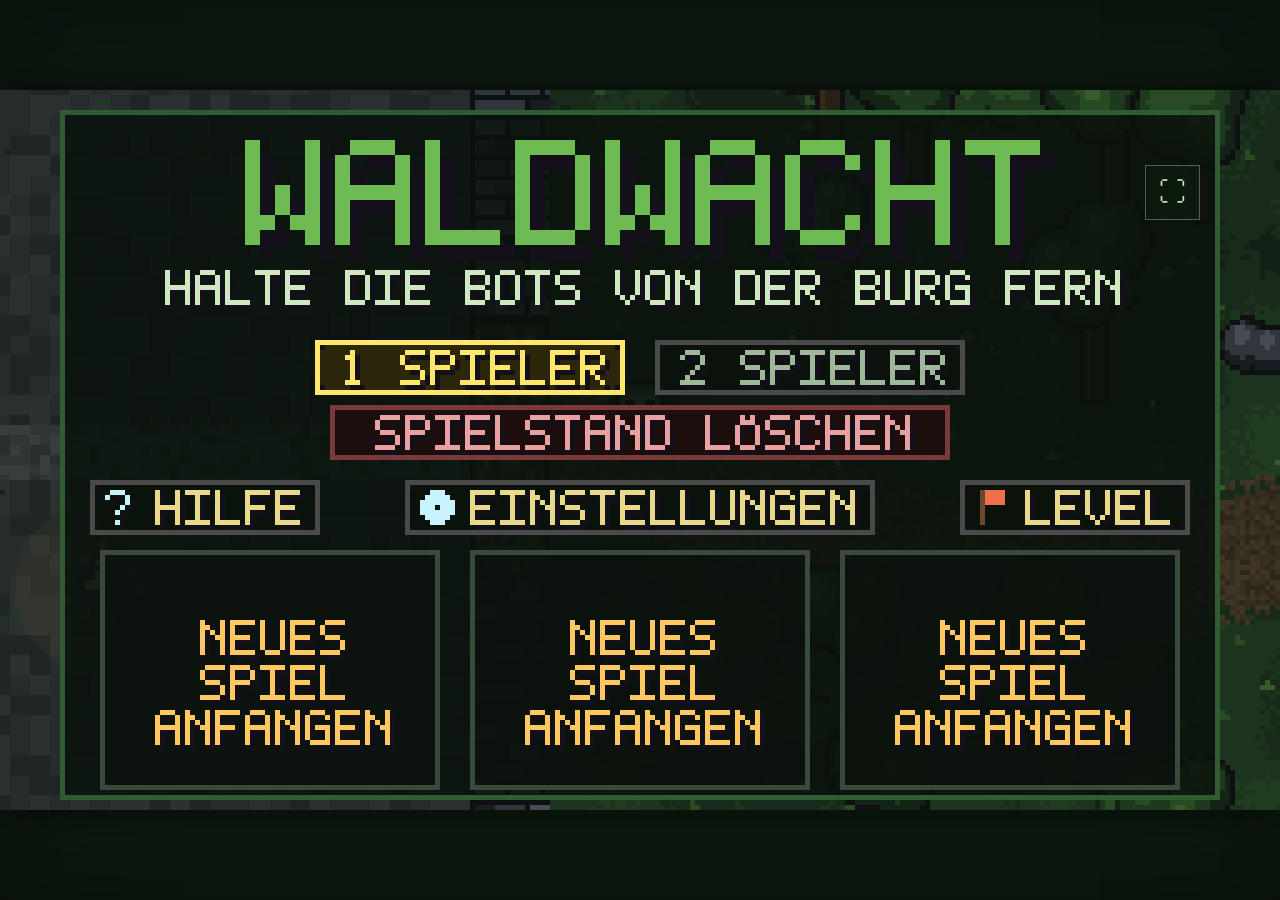
<file: index.html>
<!DOCTYPE html>
<html lang="de">
<head>
<meta charset="utf-8">
<meta name="viewport" content="width=device-width,initial-scale=1,user-scalable=no,viewport-fit=cover">
<meta name="theme-color" content="#16241a">
<title>WALDWACHT</title>
<meta name="description" content="WALDWACHT: Pixel-Wellenkampf mit fünf Welten. Verteidige deine Waldburg gegen Wellen von Schrott-Bots - am Handy, Tablet und PC spielbar.">
<meta property="og:title" content="WALDWACHT">
<meta property="og:description" content="Verteidige deine Burg in fünf Welten: Wald, Stadt, Eis, Strand und Hölle. Direkt im Browser spielbar.">
<meta property="og:type" content="website">
<link rel="manifest" href="manifest.json">
<link rel="icon" href="icons/icon-192.png" sizes="192x192" type="image/png">
<link rel="apple-touch-icon" href="icons/apple-touch-icon.png">
<meta name="apple-mobile-web-app-capable" content="yes">
<meta name="apple-mobile-web-app-status-bar-style" content="black-translucent">
<meta name="apple-mobile-web-app-title" content="WALDWACHT">
<meta name="mobile-web-app-capable" content="yes">
<style>
  :root{ color-scheme: dark; }
  *{ box-sizing:border-box; -webkit-tap-highlight-color:transparent; }
  html,body{ height:100%; margin:0; background:#0b120d; overflow:hidden; touch-action:none;
    overscroll-behavior:none; overflow-anchor:none;
    font-family:"Trebuchet MS",Verdana,system-ui,sans-serif; color:#cfe8c2; }
  body{ position:fixed; inset:0; width:100%; }
  #wrap{ position:relative; width:100%; height:100%; display:flex; align-items:center; justify-content:center; }
  #stack{ position:relative; width:min(100vw, calc(100vh * 16 / 9)); aspect-ratio:16/9; max-height:100vh; outline:none; }
  canvas{ display:block; width:100%; height:100%; image-rendering:pixelated;
    image-rendering:crisp-edges; background:#1a2c1c;
    box-shadow:0 0 40px rgba(0,0,0,.7), 0 0 120px rgba(40,120,50,.18); }
  /* --- Touch: zwei Sticks im Brawl-Stars-Stil, rein visuell --- */
  #touch{ position:absolute; inset:0; display:none; pointer-events:none; }
  #touch.on{ display:block; }
  .stick{ position:absolute; width:17vmin; height:17vmin; margin:-8.5vmin 0 0 -8.5vmin; border-radius:50%;
    border:2px solid rgba(200,240,190,.26); background:rgba(10,25,12,.24); opacity:0; transition:opacity .12s; }
  .stick.on{ opacity:1; }
  .knob{ position:absolute; width:7vmin; height:7vmin; margin:-3.5vmin 0 0 -3.5vmin; border-radius:50%;
    background:rgba(205,240,180,.45); border:2px solid rgba(230,255,220,.6); box-shadow:0 0 10px rgba(0,0,0,.4); }
  #stickR{ border-color:rgba(255,190,120,.4); }
  #stickR .knob{ background:rgba(255,190,110,.5); border-color:rgba(255,220,160,.7); }
  .abtn{ position:absolute; border-radius:50%; pointer-events:auto; display:flex;
    align-items:center; justify-content:center; text-align:center; line-height:1.05;
    font-size:2.4vmin; font-weight:bold; letter-spacing:.04em; user-select:none;
    background:rgba(16,32,18,.5); text-shadow:0 0 6px rgba(0,0,0,.7); }
  #swordBtn{ right:2.5vmin; bottom:3vmin;   width:18vmin; height:18vmin;
    border:2px solid rgba(215,220,236,.65); color:#eef3ff; font-size:2.6vmin; }
  #bowBtn  { right:23vmin;  bottom:5.5vmin; width:14vmin; height:14vmin;
    border:2px solid rgba(255,200,120,.6);  color:#ffd9a0; }
  #dashBtn { right:4vmin;   bottom:24vmin;  width:12vmin; height:12vmin;
    border:2px solid rgba(150,230,255,.55); color:#cfeeff; font-size:2.1vmin; }
  #healBtn { right:21vmin;  bottom:22vmin;  width:11vmin; height:11vmin;
    border:2px solid rgba(255,140,150,.6);  color:#ffc9cf; font-size:2.0vmin; }
  #shieldBtn{ right:39vmin; bottom:4vmin; width:11vmin; height:11vmin;
    border:2px solid rgba(95,215,255,.6); color:#c7f3ff; font-size:2.0vmin; }
  .abtn.cool{ opacity:.38; }
  #ultraBtn{ right:14vmin; bottom:40vmin; width:15vmin; height:15vmin;
    border:2px solid rgba(255,230,120,.75); color:#ffe66d;
    background:rgba(40,34,10,.5); box-shadow:0 0 10px rgba(255,220,100,.25); }
  #touch:not(.hasUltra) #ultraBtn{ display:none; }
  #touch.rest .abtn{ display:none !important; }
  #codeBox{ position:absolute; inset:0; pointer-events:none; }
  #codeBox[hidden]{ display:none; }
  #codeInput{ position:absolute; box-sizing:border-box; pointer-events:auto; touch-action:manipulation;
    background:#0d140e; border:2px solid #ffe66d; color:#e9f5dc;
    font-family:"Trebuchet MS",Verdana,system-ui,sans-serif; letter-spacing:.06em;
    text-transform:uppercase; padding:0 6px; outline:none; -webkit-user-select:text; user-select:text; }
  #codeInput::placeholder{ color:#c9b054; text-transform:uppercase; letter-spacing:.06em; }
  #codeInput:focus{ border-color:#fff3c4; }
  #nameInput{ position:absolute; box-sizing:border-box; pointer-events:auto; touch-action:manipulation;
    background:#0d140e; border:2px solid #5fd7ff; color:#e9f5dc;
    font-family:"Trebuchet MS",Verdana,system-ui,sans-serif; letter-spacing:.06em;
    text-transform:uppercase; padding:0 6px; outline:none; -webkit-user-select:text; user-select:text; }
  #nameInput[hidden]{ display:none; }
  #nameInput::placeholder{ color:#6f8f8a; }
  #nameInput:focus{ border-color:#c7f3ff; }
  #codeBtn{ position:absolute; box-sizing:border-box; pointer-events:auto; touch-action:manipulation;
    background:#3d3316; border:2px solid #ffe66d; color:#ffe66d; font-weight:bold;
    letter-spacing:.05em; cursor:pointer; }
  #codeBtn:hover{ background:#24402a; }
  #codeBtn:active{ background:#12200f; }
  #pauseBtn{ position:absolute; pointer-events:auto; user-select:none; box-sizing:border-box;
    background:#f2c53d; border:1px solid #4a3a0a;
    box-shadow: inset 1px 1px 0 #fff2b0, inset -1px -1px 0 #b8860f, 1px 1px 0 rgba(0,0,0,.35); }
  #pauseBtn[hidden]{ display:none; }
  #pauseBtn::before, #pauseBtn::after{
    content:''; position:absolute; top:26%; bottom:26%; width:13%;
    background:#4a3a0a; }
  #pauseBtn::before{ left:27%; }
  #pauseBtn::after{ right:27%; }
  #pauseBtn:active{ box-shadow: inset 1px 1px 0 #b8860f, inset -1px -1px 0 #fff2b0; }
  #pauseSaveBtn{ position:absolute; pointer-events:none; background:transparent; border:0; }
  #pauseSaveBtn[hidden]{ display:none; }
  #pauseSaveBtn.show{ pointer-events:auto; }
  #fsBtn{ position:absolute; box-sizing:border-box; pointer-events:auto; display:flex;
    align-items:center; justify-content:center; user-select:none; color:#cfe8c2;
    font-size:calc(min(100vw, 100vh * 16 / 9) * 0.021); line-height:1;
    background:rgba(16,32,18,.45); border:1px solid rgba(200,240,190,.35); }
  .abtn.hit{ background:rgba(140,220,255,.45); }
</style>
</head>
<body>
<noscript><p style="color:#cfe8c2;font:16px sans-serif;text-align:center;padding:2em">WALDWACHT braucht JavaScript. Bitte im Browser aktivieren.</p></noscript>
<div id="wrap">
  <div id="stack" tabindex="-1">
    <canvas id="game" width="768" height="432"></canvas>
    <div id="touch">
      <div class="stick" id="stickL"><div class="knob" id="knobL"></div></div>
      <div class="stick" id="stickR"><div class="knob" id="knobR"></div></div>
      <div class="abtn" id="swordBtn">SCHWERT</div>
      <div class="abtn" id="bowBtn">BOGEN</div>
      <div class="abtn" id="dashBtn">ROLLE</div>
      <div class="abtn" id="healBtn">HEILEN</div>
      <div class="abtn" id="shieldBtn">SCHILD</div>
      <div class="abtn" id="ultraBtn">ULTRA</div>
    </div>
    <div id="pauseBtn"></div>
    <div id="fsBtn">⛶</div>
    <div id="pauseSaveBtn" hidden></div>
    <div id="codeBox" hidden>
      <input id="codeInput" type="text" maxlength="20" placeholder="HIER CODE EINTIPPEN"
        autocomplete="off" autocapitalize="characters" spellcheck="false">
      <button id="codeBtn" type="button">OK</button>
    </div>
    <input id="nameInput" type="text" maxlength="12" placeholder="NAME EINGEBEN" hidden
      autocomplete="off" autocapitalize="characters" spellcheck="false">
  </div>
</div>
<script>
"use strict";
(function(){
/* ==================================================================
   WALDWACHT  —  Top-Down-Pixel-Wellenkampf im Wald
   Eine einzige Datei: kein Build, keine Assets, kein Server.
   Alles (Sprites, Wald, Burg, Musik) entsteht zur Laufzeit.
   ================================================================== */

/* ------------------------------------------------------------------
   0. Grundlagen
   ------------------------------------------------------------------ */
const cv  = document.getElementById('game');
const ctx = cv.getContext('2d', { alpha:false });
ctx.imageSmoothingEnabled = false;

const VW = 256, VH = 144;                 // sichtbare Aufloesung in Spielpixeln
const SS = 3;                             // Rueckpuffer je Spielpixel: erlaubt
                                          // Drittelschritte beim Scrollen
const q  = v => Math.round(v*SS)/SS;      // auf Drittelpixel rasten
const WW = 896, WH = 640;                 // Weltgroesse

const clamp = (v,a,b)=> v<a?a:(v>b?b:v);
const lerp  = (a,b,t)=> a+(b-a)*t;
const TAU   = Math.PI*2;
const dist2 = (ax,ay,bx,by)=>{ const dx=bx-ax, dy=by-ay; return dx*dx+dy*dy; };
const dist  = (ax,ay,bx,by)=> Math.hypot(bx-ax, by-ay);
const angDiff = (a,b)=>{ let d=(b-a)%TAU; if(d>Math.PI)d-=TAU; if(d<-Math.PI)d+=TAU; return d; };

// deterministischer Zufall (damit der Wald bei gleichem Seed gleich aussieht)
function mulberry(seed){ let a=seed>>>0; return function(){
  a|=0; a=a+0x6D2B79F5|0; let t=Math.imul(a^a>>>15,1|a); t=t+Math.imul(t^t>>>7,61|t)^t;
  return ((t^t>>>14)>>>0)/4294967296; }; }
let rnd = Math.random;                    // Laufzeit-Zufall (Partikel usw.)
const rr = (a,b)=> a+Math.random()*(b-a);
const ri = (a,b)=> Math.floor(a+Math.random()*(b-a+1));
const pick = arr => arr[Math.floor(Math.random()*arr.length)];

/* ------------------------------------------------------------------
   1. Palette, Sprite-Decoder, Bitmap-Schrift
   ------------------------------------------------------------------ */
const PAL = {
  '.':null,
  'K':'#141019',  'k':'#241d2e',                                  // Umriss / dunkel
  'g':'#1e3a22','G':'#356b33','h':'#4f9340','H':'#6dbb52','l':'#9ade6e', // Gruen
  'b':'#4a3320','B':'#6b4a2b','n':'#a9763f',                       // Braun
  's':'#d9ab7a','S':'#f2d3a6',                                     // Haut
  'i':'#2a2d3c','m':'#5f6475','M':'#8f95ab','w':'#d7dcec',         // Metall
  'c':'#5fd7ff','C':'#c7f3ff',                                     // Glut cyan
  'r':'#c8392f','R':'#f0704a',                                     // Rot
  'o':'#e08a2a','O':'#ffc861',                                     // Orange
  'p':'#8a4fd4','P':'#c78bff',                                     // Lila
  'y':'#ffe66d','a':'#3f6fb5','A':'#6fa8e8'
};
const PRGB = {}; for(const k in PAL){ const v=PAL[k]; PRGB[k] = v ? [parseInt(v.slice(1,3),16),parseInt(v.slice(3,5),16),parseInt(v.slice(5,7),16)] : null; }

function cvs(w,h){ const c=document.createElement('canvas'); c.width=w; c.height=h;
  const g=c.getContext('2d'); g.imageSmoothingEnabled=false; return c; }

// Zeichenkette -> Pixelbild
function mk(rows, pal){
  const w=rows[0].length, h=rows.length, c=cvs(w,h), g=c.getContext('2d');
  const id=g.createImageData(w,h), d=id.data;
  for(let y=0;y<h;y++) for(let x=0;x<w;x++){
    const ch=rows[y][x], col=(pal&&pal[ch])||PRGB[ch]; if(!col) continue;
    const i=(y*w+x)*4; d[i]=col[0]; d[i+1]=col[1]; d[i+2]=col[2]; d[i+3]=255;
  }
  g.putImageData(id,0,0); return c;
}
// weiss ausgebrannte Kopie fuer den Trefferblitz
function flashOf(src, col='#ffffff'){
  const c=cvs(src.width,src.height), g=c.getContext('2d');
  g.drawImage(src,0,0); g.globalCompositeOperation='source-atop';
  g.fillStyle=col; g.fillRect(0,0,c.width,c.height); return c;
}
function sprite(rows, pal){ const img=mk(rows, pal); return { img, flash:flashOf(img), w:img.width, h:img.height, rows }; }

// --- 5x7-Bitmapschrift ---------------------------------------------
const FONT_SRC = {
 'A':'01110,10001,10001,11111,10001,10001,10001','B':'11110,10001,10001,11110,10001,10001,11110',
 'C':'01110,10001,10000,10000,10000,10001,01110','D':'11110,10001,10001,10001,10001,10001,11110',
 'E':'11111,10000,10000,11110,10000,10000,11111','F':'11111,10000,10000,11110,10000,10000,10000',
 'G':'01110,10001,10000,10111,10001,10001,01111','H':'10001,10001,10001,11111,10001,10001,10001',
 'I':'11111,00100,00100,00100,00100,00100,11111','J':'00111,00010,00010,00010,00010,10010,01100',
 'K':'10001,10010,10100,11000,10100,10010,10001','L':'10000,10000,10000,10000,10000,10000,11111',
 'M':'10001,11011,10101,10101,10001,10001,10001','N':'10001,11001,10101,10011,10001,10001,10001',
 'O':'01110,10001,10001,10001,10001,10001,01110','P':'11110,10001,10001,11110,10000,10000,10000',
 'Q':'01110,10001,10001,10001,10101,10010,01101','R':'11110,10001,10001,11110,10100,10010,10001',
 'S':'01111,10000,10000,01110,00001,00001,11110','T':'11111,00100,00100,00100,00100,00100,00100',
 'U':'10001,10001,10001,10001,10001,10001,01110','V':'10001,10001,10001,10001,10001,01010,00100',
 'W':'10001,10001,10001,10101,10101,11011,10001','X':'10001,10001,01010,00100,01010,10001,10001',
 'Y':'10001,10001,01010,00100,00100,00100,00100','Z':'11111,00001,00010,00100,01000,10000,11111',
 'Ä':'01010,01110,10001,11111,10001,10001,10001','Ö':'01010,01110,10001,10001,10001,10001,01110',
 'Ü':'01010,10001,10001,10001,10001,10001,01110',
 '0':'01110,10001,10011,10101,11001,10001,01110','1':'00100,01100,00100,00100,00100,00100,01110',
 '2':'01110,10001,00001,00010,00100,01000,11111','3':'11111,00010,00100,00010,00001,10001,01110',
 '4':'00010,00110,01010,10010,11111,00010,00010','5':'11111,10000,11110,00001,00001,10001,01110',
 '6':'00110,01000,10000,11110,10001,10001,01110','7':'11111,00001,00010,00100,01000,01000,01000',
 '8':'01110,10001,10001,01110,10001,10001,01110','9':'01110,10001,10001,01111,00001,00010,01100',
 ' ':'00000,00000,00000,00000,00000,00000,00000','.':'00000,00000,00000,00000,00000,01100,01100',
 ',':'00000,00000,00000,00000,01100,01100,01000','!':'00100,00100,00100,00100,00100,00000,00100',
 '?':'01110,10001,00001,00010,00100,00000,00100',':':'00000,01100,01100,00000,01100,01100,00000',
 '-':'00000,00000,00000,11111,00000,00000,00000','+':'00000,00100,00100,11111,00100,00100,00000',
 '/':'00001,00010,00010,00100,01000,01000,10000','(':'00010,00100,01000,01000,01000,00100,00010',
 ')':'01000,00100,00010,00010,00010,00100,01000','*':'00000,10101,01110,11111,01110,10101,00000',
 '\'':'00100,00100,00100,00000,00000,00000,00000','"':'01010,01010,00000,00000,00000,00000,00000',
 '%':'11001,11010,00010,00100,01000,01011,10011','=':'00000,00000,11111,00000,11111,00000,00000',
 '<':'00010,00100,01000,10000,01000,00100,00010','>':'01000,00100,00010,00001,00010,00100,01000',
 '·':'00000,00000,00000,00110,00110,00000,00000','#':'01010,11111,01010,01010,11111,01010,00000'
};
const GLYPH = {};
for(const ch in FONT_SRC){ GLYPH[ch] = FONT_SRC[ch].split(','); }

function textW(str, sc=1, sp=1){ return str.length*(5+sp)*sc - sp*sc; }
function drawText(g, str, x, y, col='#e9f5dc', sc=1, shadow='#141019'){
  str = String(str).toUpperCase();
  const step=(5+1)*sc;
  for(let pass=shadow?0:1; pass<2; pass++){
    g.fillStyle = pass===0 ? shadow : col;
    const ox = pass===0 ? sc : 0, oy = pass===0 ? sc : 0;
    let cx=x;
    for(let i=0;i<str.length;i++){
      const gl=GLYPH[str[i]] || GLYPH['?'];
      for(let r=0;r<7;r++){ const row=gl[r];
        for(let c=0;c<5;c++) if(row[c]==='1') g.fillRect(cx+c*sc+ox, y+r*sc+oy, sc, sc);
      }
      cx += step;
    }
  }
}
function drawTextC(g, str, cx, y, col, sc=1, shadow='#141019'){
  drawText(g, str, Math.round(cx - textW(String(str),sc)/2), y, col, sc, shadow);
}

/* ------------------------------------------------------------------
   2. Figuren-Sprites (handgepixelt, 16-Bit-Look)
   ------------------------------------------------------------------ */
const SPR = {};

// --- Spielerin: gruener Umhang, Lederstiefel, drei Blickrichtungen ---
// Je Richtung drei Auszuege: 0 = Stand/Durchgang, 1 und 2 = die beiden Schritte.
// Gelaufen wird als Zyklus 0-1-0-2, das ergibt einen echten Schrittwechsel.
const P_TOP_DOWN = [
  '................','.....KKKKKK.....','....KhhhhhhK....','...KhHHHHHHhK...',
  '...KhsssssshK...','...KsKKssKKsK...','...KssssssssK...','....KGGGGGGK....',
  '...KsGGHHGGsK...','...KsGGHHGGsK...','...KKGbbbbGKK...','....KGGGGGGK....'];
const P_TOP_UP = [
  '................','.....KKKKKK.....','....KhhhhhhK....','...KhHHHHHHhK...',
  '...KhhhhhhhhK...','...KhhhhhhhhK...','...KhhhhhhhhK...','....KGGGGGGK....',
  '...KsGGGGGGsK...','...KsGGGGGGsK...','...KKGbbbbGKK...','....KGGGGGGK....'];
const P_LEGS = [
  ['....KGGKKGGK....','....KBBKKBBK....','....KBBKKBBK....','.....KK..KK.....'],
  ['....KGGKKGGK....','...KBBK..KBBK...','...KBBK...KBK...','...KKK....KK....'],
  ['....KGGKKGGK....','...KBBK..KBBK...','...KBK...KBBK...','....KK....KKK...']];

const P_TOP_SIDE = [
  '................','.....KKKKKK.....','....KhhhhhhK....','....KhHHHHHhK...',
  '....KhsssssK....','....KhsKsssK....','....KsssssK.....','....KGGGGGK.....',
  '...KsGGGGGK.....','...KsGGGGGK.....','....KbbbbGK.....','....KGGGGK......'];
const P_LEGS_SIDE = [
  ['....KGGGK.......','....KBBBK.......','....KBBBK.......','.....KKK........'],
  ['....KGGGK.......','...KBBKKBK......','..KBBK..KBK.....','..KK.....KK.....'],
  ['....KGGGK.......','....KBBKKBK.....','....KBBK.KBK....','.....KK...KK....']];

SPR.pDown = P_LEGS.map(l => sprite(P_TOP_DOWN.concat(l)));
SPR.pUp   = P_LEGS.map(l => sprite(P_TOP_UP.concat(l)));
SPR.pSide = P_LEGS_SIDE.map(l => sprite(P_TOP_SIDE.concat(l)));
const WALK_CYCLE = [0,1,0,2];

// --- Rolle: die Figur macht sich zur Kugel und dreht sich ---
const ROLL_ROWS = [
  '..............','....KKKKKK....','..KKhhhhhhKK..','.KhHHHHHHHHhK.',
  '.KhHHHHHHHHhK.','KhHGGGGGGGGHhK','KhGGGbbbbGGGhK','KhGGGGGGGGGGhK',
  '.KBBGGGGGGBBK.','.KBBBGGGGBBBK.','..KKBBBBBBKK..','....KKKKKK....',
  '..............','..............'];
SPR.roll = sprite(ROLL_ROWS);

// --- Bots: Schrott-Metall mit gluehendem Visier -----------------------
SPR.scout = [sprite([
  '............','...KKKKKK...','..KmMMMMmK..','..KMcccMMK..','..KMcCcMMK..','..KmMMMMmK..',
  '...KMMMMK...','..KiMMMMiK..','...KMMMMK...','...KiKKiK...','...Ki..iK...','...KK..KK...']),
sprite([
  '............','...KKKKKK...','..KmMMMMmK..','..KMcccMMK..','..KMcCcMMK..','..KmMMMMmK..',
  '...KMMMMK...','..KiMMMMiK..','...KMMMMK...','...KiKKiK...','..Ki....iK..','..KK....KK..'])];

SPR.blade = [sprite([
  '..............','....KKKKK.....','...KmMMMmK....','...KMoooMK....','...KMoOoMK....','...KmMMMmK....',
  '.KwwKMMMMMKww.','..KwKMMMMMKwK.','...KMMMMMMMK..','...KMiiiiiMK..','....KMMMMMK...','....KiKKKiK...',
  '....Ki...iK...','....KK...KK...']),
sprite([
  '..............','....KKKKK.....','...KmMMMmK....','...KMoooMK....','...KMoOoMK....','...KmMMMmK....',
  '..KwKMMMMMKwK.','...KwKMMMKwK..','...KMMMMMMMK..','...KMiiiiiMK..','....KMMMMMK...','....KiKKKiK...',
  '...Ki.....iK..','...KK.....KK..'])];

SPR.archer = [sprite([
  '..............','....KKKKK.....','...KmMMMmK....','...KMpppMK....','...KMpPpMK....','...KmMMMmK....',
  '..KMMMMMMMK...','..KMMMMMMMKww.','..KMMpppMMKwK.','...KMMMMMK....','...KiKKKiK....','...Ki...iK....',
  '...Ki...iK....','...KK...KK....']),
sprite([
  '..............','....KKKKK.....','...KmMMMmK....','...KMpppMK....','...KMpPpMK....','...KmMMMmK....',
  '..KMMMMMMMK...','..KMMMMMMMKww.','..KMMpppMMKwK.','...KMMMMMK....','...KiKKKiK....','..Ki.....iK...',
  '..Ki.....iK...','..KK.....KK...'])];

SPR.bomber = [sprite([
  '............','...KKKKKK...','..KyyKKyyK..','.KyyKKKKyyK.','.KyKrrrrKyK.','.KyKrRRrKyK.',
  '.KyyKKKKyyK.','..KyyKKyyK..','...KKKKKK...','...KiKKiK...','...Ki..iK...','...KK..KK...']),
sprite([
  '............','...KKKKKK...','..KyyKKyyK..','.KyyKKKKyyK.','.KyKrrrrKyK.','.KyKrRRrKyK.',
  '.KyyKKKKyyK.','..KyyKKyyK..','...KKKKKK...','...KiKKiK...','..Ki....iK..','..KK....KK..'])];

SPR.bruiser = [sprite([
  '....................','.......KKKKKK.......','......KmMMMMmK......','......KMrrrrMK......',
  '......KMrRRrMK......','......KmMMMMmK......','....KKKMMMMMMKKK....','...KMMKMMMMMMKMMK...',
  '...KMMKMiiiiMKMMK...','...KMMKMiiiiMKMMK...','...KMMKMMMMMMKMMK...','...KwwKKMMMMKKwwK...',
  '...KwwK.KMMK.KwwK...','....KK..KMMK..KK....','........KMMK........','.......KMMMMK.......',
  '.......KiKKiK.......','.......Ki..iK.......','.......Ki..iK.......','.......KK..KK.......']),
sprite([
  '....................','.......KKKKKK.......','......KmMMMMmK......','......KMrrrrMK......',
  '......KMrRRrMK......','......KmMMMMmK......','....KKKMMMMMMKKK....','...KMMKMMMMMMKMMK...',
  '...KMMKMiiiiMKMMK...','...KMMKMiiiiMKMMK...','...KMMKMMMMMMKMMK...','...KwwKKMMMMKKwwK...',
  '....KwKKMMMMKKwK....','.....KK.KMMK.KK.....','........KMMK........','.......KMMMMK.......',
  '.......KiKKiK.......','......Ki....iK......','......Ki....iK......','......KK....KK......'])];

SPR.boss = [sprite([
  '................................','.........KKKKKKKKKKKKKK.........','........KmMMMMMMMMMMMMmK........',
  '.......KmMMMMMMMMMMMMMMmK.......','.......KMrrrrrrrrrrrrrrMK.......','.......KMrRRrrrrrrrrRRrMK.......',
  '.......KmMMMMMMMMMMMMMMmK.......','.....KKKKMMMMMMMMMMMMMMKKKK.....','....KMMMMKMMMMMMMMMMMMKMMMMK....',
  '....KMMMMKMiiiiiiiiiiMKMMMMK....','....KMMMMKMiicccccciiMKMMMMK....','....KMMMMKMiicCCCCciiMKMMMMK....',
  '....KMMMMKMiicccccciiMKMMMMK....','....KwwwwKMMMMMMMMMMMMKwwwwK....','....KwwwwKKMMMMMMMMMMKKwwwwK....',
  '.....KKKK..KMMMMMMMMK..KKKK.....','...........KMMMMMMMMK...........','..........KMiiiiiiiiMK..........',
  '..........KMMMMMMMMMMK..........','........KKKMMMMMMMMMMKKK........','........KMMKMMMMMMMMKMMK........',
  '.........KMMMK....KMMMK.........','.........KMMMK....KMMMK.........','.........KiiiK....KiiiK.........',
  '.........KMMMK....KMMMK.........','........KKMMMKK..KKMMMKK........','........KwwwwwK..KwwwwwK........',
  '........KKKKKKK..KKKKKKK........']),
sprite([
  '................................','.........KKKKKKKKKKKKKK.........','........KmMMMMMMMMMMMMmK........',
  '.......KmMMMMMMMMMMMMMMmK.......','.......KMrrrrrrrrrrrrrrMK.......','.......KMrRRrrrrrrrrRRrMK.......',
  '.......KmMMMMMMMMMMMMMMmK.......','.....KKKKMMMMMMMMMMMMMMKKKK.....','....KMMMMKMMMMMMMMMMMMKMMMMK....',
  '....KMMMMKMiiiiiiiiiiMKMMMMK....','....KMMMMKMiicCCCCciiMKMMMMK....','....KMMMMKMiicccccciiMKMMMMK....',
  '....KwwwwKMiicccccciiMKwwwwK....','....KwwwwKMMMMMMMMMMMMKwwwwK....','.....KKKKKKMMMMMMMMMMKKKKKK.....',
  '...........KMMMMMMMMK...........','...........KMMMMMMMMK...........','..........KMiiiiiiiiMK..........',
  '..........KMMMMMMMMMMK..........','........KKKMMMMMMMMMMKKK........','........KMMKMMMMMMMMKMMK........',
  '.........KMMMK....KMMMK.........','.........KMMMK....KMMMK.........','.........KiiiK....KiiiK.........',
  '.........KMMMK....KMMMK.........','........KKMMMKK..KKMMMKK........','........KwwwwwK...KwwwwwK.......',
  '........KKKKKKK...KKKKKKK.......'])];

// Zwei weitere, staerkere Bosse aus demselben Umriss - nur die Farben tauschen
// sich, damit sie auf den ersten Blick als etwas anderes als der Kolossus
// erkennbar sind, ohne komplett neue Pixelkunst zeichnen zu muessen.
function remapRows(rows, map){
  return rows.map(row => row.split('').map(ch => map[ch]||ch).join(''));
}
const BOSS_ROWS = [
  ['................................','.........KKKKKKKKKKKKKK.........','........KmMMMMMMMMMMMMmK........',
  '.......KmMMMMMMMMMMMMMMmK.......','.......KMrrrrrrrrrrrrrrMK.......','.......KMrRRrrrrrrrrRRrMK.......',
  '.......KmMMMMMMMMMMMMMMmK.......','.....KKKKMMMMMMMMMMMMMMKKKK.....','....KMMMMKMMMMMMMMMMMMKMMMMK....',
  '....KMMMMKMiiiiiiiiiiMKMMMMK....','....KMMMMKMiicccccciiMKMMMMK....','....KMMMMKMiicCCCCciiMKMMMMK....',
  '....KMMMMKMiicccccciiMKMMMMK....','....KwwwwKMMMMMMMMMMMMKwwwwK....','....KwwwwKKMMMMMMMMMMKKwwwwK....',
  '.....KKKK..KMMMMMMMMK..KKKK.....','...........KMMMMMMMMK...........','..........KMiiiiiiiiMK..........',
  '..........KMMMMMMMMMMK..........','........KKKMMMMMMMMMMKKK........','........KMMKMMMMMMMMKMMK........',
  '.........KMMMK....KMMMK.........','.........KMMMK....KMMMK.........','.........KiiiK....KiiiK.........',
  '.........KMMMK....KMMMK.........','........KKMMMKK..KKMMMKK........','........KwwwwwK..KwwwwwK........',
  '........KKKKKKK..KKKKKKK........'],
  ['................................','.........KKKKKKKKKKKKKK.........','........KmMMMMMMMMMMMMmK........',
  '.......KmMMMMMMMMMMMMMMmK.......','.......KMrrrrrrrrrrrrrrMK.......','.......KMrRRrrrrrrrrRRrMK.......',
  '.......KmMMMMMMMMMMMMMMmK.......','.....KKKKMMMMMMMMMMMMMMKKKK.....','....KMMMMKMMMMMMMMMMMMKMMMMK....',
  '....KMMMMKMiiiiiiiiiiMKMMMMK....','....KMMMMKMiicCCCCciiMKMMMMK....','....KMMMMKMiicccccciiMKMMMMK....',
  '....KwwwwKMiicccccciiMKwwwwK....','....KwwwwKMMMMMMMMMMMMKwwwwK....','.....KKKKKKMMMMMMMMMMKKKKKK.....',
  '...........KMMMMMMMMK...........','...........KMMMMMMMMK...........','..........KMiiiiiiiiMK..........',
  '..........KMMMMMMMMMMK..........','........KKKMMMMMMMMMMKKK........','........KMMKMMMMMMMMKMMK........',
  '.........KMMMK....KMMMK.........','.........KMMMK....KMMMK.........','.........KiiiK....KiiiK.........',
  '.........KMMMK....KMMMK.........','........KKMMMKK..KKMMMKK........','........KwwwwwK...KwwwwwK.......',
  '........KKKKKKK...KKKKKKK.......']
];
// Gluthgolem: Feuerkern statt rotem Visier - schwerer, langsamer Brecher
SPR.golem = BOSS_ROWS.map(rows => sprite(remapRows(rows, {r:'o',R:'O',c:'o',C:'O'})));
// Schattenfuerst: violettes Glimmen - schneller, huepfender Klingenwirbler
SPR.shadow = BOSS_ROWS.map(rows => sprite(remapRows(rows, {r:'p',R:'P',c:'p',C:'P'})));
/* --- Neue Gegner und Bosse: pro Welt eigene Figuren ------------------------
   Gemalt wird aus einfachen Formen (Ellipse, Rechteck, Punkt) mit automatischem
   Umriss; die Spielwerte bleiben die der normalen Bots (siehe SKINS). */
function paint(w, h, ops){
  const g=Array.from({length:h}, ()=>Array(w).fill('.'));
  const put=(x,y,ch)=>{ if(x>=0&&y>=0&&x<w&&y<h) g[y][x]=ch; };
  for(const o of ops){
    if(o[0]==='e'){ const [,cx,cy,rx,ry,ch]=o;
      for(let y=0;y<h;y++) for(let x=0;x<w;x++)
        if(((x+0.5-cx)/rx)**2+((y+0.5-cy)/ry)**2<=1) g[y][x]=ch; }
    else if(o[0]==='r'){ const [,x0,y0,ww,hh,ch]=o; for(let y=y0;y<y0+hh;y++) for(let x=x0;x<x0+ww;x++) put(x,y,ch); }
    else if(o[0]==='p'){ put(o[1],o[2],o[3]); }
    else if(o[0]==='x'){ const [,x,y,w2,h2]=o; for(let yy=y;yy<y+h2;yy++) for(let xx=x;xx<x+w2;xx++) put(xx,yy,'.'); }
    else if(o[0]==='o'){                              // dunkler Umriss um alles Bisherige
      const k=g.map(r=>r.slice());
      for(let y=0;y<h;y++) for(let x=0;x<w;x++) if(g[y][x]==='.'){
        if((y>0&&g[y-1][x]!=='.')||(y<h-1&&g[y+1][x]!=='.')||(x>0&&g[y][x-1]!=='.')||(x<w-1&&g[y][x+1]!=='.')) k[y][x]='K';
      }
      for(let y=0;y<h;y++) g[y]=k[y];
    }
  }
  return g.map(r=>r.join(''));
}
// Seestern: Arme nach Polarformel, Rotation je Bild = "Purzeln"
function starRows(w, cx, cy, rOut, rIn, body, hi, dot, rot){
  const ops=[]; const g=Array.from({length:w}, ()=>Array(w).fill(false));
  for(let y=0;y<w;y++) for(let x=0;x<w;x++){
    const dx=x+0.5-cx, dy=y+0.5-cy, r=Math.hypot(dx,dy), a=Math.atan2(dy,dx)-rot;
    const R=rIn+(rOut-rIn)*Math.pow(Math.abs(Math.cos(2.5*a)),2.2);
    if(r<=R){ g[y][x]=true; ops.push(['p',x,y, (dx+dy<-1 ? hi : body)]); }
  }
  for(let k=0;k<5;k++){ const a=rot+k*TAU/5;                       // Punkte entlang der Arme
    for(const f of [0.45,0.72]){ const x=Math.floor(cx+Math.cos(a)*rOut*f), y=Math.floor(cy+Math.sin(a)*rOut*f);
      if(g[y]&&g[y][x]) ops.push(['p',x,y,dot]); } }
  ops.splice(ops.length, 0, ['o']);
  return ops;
}
const starSprite = (w, rOut, rIn, body, hi, dot, eyes) => [0,0.22].map(rot=>{
  const ops=starRows(w, w/2, w/2, rOut, rIn, body, hi, dot, rot);
  const c=w/2; ops.push(['p',Math.floor(c-1.5),Math.floor(c-0.5),eyes[0]],['p',Math.floor(c+0.5),Math.floor(c-0.5),eyes[0]]);
  return sprite(paint(w,w,ops));
});

// --- Strand: Seesterne und Meerestiere ------------------------------------
SPR.sSeestern  = starSprite(12, 5.8, 2.3, 'o', 'O', 'y', ['K']);
SPR.sRiesenstern = starSprite(20, 9.6, 3.8, 'p', 'P', 'y', ['K']);
const crab = (f)=> sprite(paint(14,14,[
  ['e',7,8.2,5.2,3.2,'r'], ['e',2.4,4.2,2.3,2.3,'r'], ['e',11.6,4.2,2.3,2.3,'r'],
  ['x',1,2,2,2],['x',11,2,2,2],                                  // Scherenspalt
  ['r',3,11+f,1,2,'r'],['r',5,11+(1-f),1,2,'r'],['r',8,11+f,1,2,'r'],['r',10,11+(1-f),1,2,'r'],
  ['r',5,3,1,2,'r'],['r',8,3,1,2,'r'], ['o'],
  ['p',5,3,'w'],['p',8,3,'w'],['p',5,4,'K'],['p',8,4,'K'],
  ['p',6,7,'R'],['p',7,7,'R'],['e',7,7.6,2.6,0.6,'R']
]));
SPR.sKrabbe = [crab(0),crab(1)];
const jelly = (f)=> sprite(paint(14,14,[
  ['e',7,5.2,5.6,4.6,'P'], ['x',0,6,14,8],['r',1,6,12,2,'P'],
  ...[3,5,7,9,11].flatMap((x,i)=>[['r',x+((i+f)%2?1:0)-1,8,1,2,'p'],['r',x+((i+f+1)%2?1:0)-1,10,1,2,'p'],['r',x+((i+f)%2?1:0)-1,12,1,1,'p']]),
  ['o'], ['p',5,3,'w'],['p',6,3,'w'],['p',4,4,'w'],
  ['p',5,6,'y'],['p',9,6,'y'],['p',5,7,'K'],['p',9,7,'K']
]));
SPR.sQualle = [jelly(0),jelly(1)];
const urchin = (f)=>{ const ops=[['e',6,6,3.4,3.4,'k']];
  for(let k=0;k<12;k++){ const a=k*TAU/12+(f?0.13:0); for(let r=3;r<=5.4;r+=0.5) ops.push(['p',Math.round(5.5+Math.cos(a)*r),Math.round(5.5+Math.sin(a)*r),'p']); }
  ops.push(['o'],['p',5,5,'r'],['p',7,5,'r'],['p',5,6,'R'],['p',7,6,'R'],['p',6,7,'K']);
  return sprite(paint(12,12,ops)); };
SPR.sSeeigel = [urchin(0),urchin(1)];

// --- Eisberge: Eiswolf, Alphawolf, Pinguin, Eisbaer, Schneemann --------------
const wolfS = (f)=> sprite(paint(12,12,[
  ['e',6,8.6,3.6,2.8,'C'], ['e',6,4.7,3.8,3,'C'],
  ['p',2,1,'A'],['p',2,2,'C'],['p',3,2,'C'],['p',9,1,'A'],['p',9,2,'C'],['p',8,2,'C'],
  ['r',3+f,10,1,2,'A'],['r',8-f,10,1,2,'A'], ['r',5,5,2,2,'w'],['o'],
  ['p',4,4,'y'],['p',7,4,'y'],['p',5,5,'K'],['p',6,5,'K'],['p',2,9,'A'],['p',9,9,'A']
]));
SPR.sEiswolf=[wolfS(0),wolfS(1)];
const wolfB = (f)=> sprite(paint(14,14,[
  ['e',7,9.4,4.8,3.4,'w'], ['e',7,5.2,4.4,3.6,'w'],
  ['p',2,1,'C'],['p',2,2,'w'],['p',3,2,'w'],['p',3,3,'w'],['p',11,1,'C'],['p',11,2,'w'],['p',10,2,'w'],['p',10,3,'w'],
  ['r',1,8,2,3,'w'],['r',11,8,2,3,'w'],['r',4+f,12,2,2,'C'],['r',8-f,12,2,2,'C'],['e',7,7,1.8,1.3,'C'],['o'],
  ['p',5,5,'r'],['p',9,5,'r'],['p',6,7,'K'],['p',7,7,'K'],['p',6,8,'w'],['p',7,8,'w'],
  ['p',1,10,'K'],['p',12,10,'K']
]));
SPR.sAlphawolf=[wolfB(0),wolfB(1)];
const pengu = (f)=> sprite(paint(14,14,[
  ['e',7,8.4,4.8,5.2,'k'], ['e',7,9.4,3.1,4,'w'], ['r',1,7+f,2,4,'k'],['r',11,7+(1-f),2,4,'k'],
  ['e',7,4.2,3.8,3.2,'k'], ['r',4+f,13,2,1,'O'],['r',8-f,13,2,1,'O'], ['o'],
  ['e',5.6,3.6,1.3,1.2,'w'],['e',8.4,3.6,1.3,1.2,'w'],['p',5,4,'K'],['p',9,4,'K'],
  ['r',6,5,2,1,'O'],['p',6,6,'o']
]));
SPR.sPinguin=[pengu(0),pengu(1)];
const bear = (f)=> sprite(paint(20,20,[
  ['e',10,13.4,7.4,6,'w'], ['e',10,6.4,5.2,4.6,'w'], ['e',5.4,2.8,2,2,'w'],['e',14.6,2.8,2,2,'w'],
  ['r',1,10,3,7,'w'],['r',16,10,3,7,'w'], ['r',5+f,17,3,3,'w'],['r',12-f,17,3,3,'w'],
  ['e',10,15.6,4.6,3.2,'C'], ['e',10,8.2,2.7,1.9,'C'], ['o'],
  ['p',9,7,'K'],['p',10,7,'K'],['p',7,5,'K'],['p',12,5,'K'],['p',9,9,'K'],['p',10,9,'K'],
  ['p',2,16,'K'],['p',17,16,'K'],['p',6,19,'K'],['p',13,19,'K'],['p',8,12,'C'],['p',12,12,'C']
]));
SPR.sEisbaer=[bear(0),bear(1)];
const snowman = (f)=> sprite(paint(12,12,[
  ['e',6,8.6,3.7,3.3,'w'], ['e',6,4,2.7,2.6,'w'], ['r',4,0,4,1,'k'],['r',5,-1+1,2,1,'k'],
  ['r',1,5+f,2,1,'b'],['r',9,5+(1-f),2,1,'b'],['r',4,6,4,1,'r'], ['o'],
  ['p',5,3,'K'],['p',7,3,'K'],['p',6,4,'O'],['p',7,4,'o'],['p',6,8,'K'],['p',6,10,'K'],['p',8,9,'C']
]));
SPR.sSchneemann=[snowman(0),snowman(1)];

// --- Hoelle: Teufelroboter (rot-schwarz, gluehende Augen, Hoerner) ----------
const DEVIL_MAP = {M:'r', m:'k', i:'k', w:'O', c:'y', C:'O', o:'y', O:'y', p:'y', P:'O', r:'y', R:'O', y:'o'};
function addHorns(rows, cols){
  const r=rows.map(x=>x.split(''));
  for(const c of cols){ if(r[0][c]==='.') r[0][c]='O'; if(r[1][c]==='.') r[1][c]='r'; }
  return r.map(x=>x.join(''));
}
const devilFrames = (arr, cols)=> arr.map(s=> sprite(addHorns(remapRows(s.rows, DEVIL_MAP), cols)));
SPR.sTeufelchen = devilFrames(SPR.scout,  [2,9]);
SPR.sDaemon     = devilFrames(SPR.blade,  [3,9]);
SPR.sHoellenSchuetze = devilFrames(SPR.archer, [3,9]);
SPR.sHoellenBrecher  = devilFrames(SPR.bruiser,[6,13]);
SPR.sFeuerzuender    = devilFrames(SPR.bomber, [2,9]);

// --- Bosse: Frostkoloss (Welle 15, 35, ...) und Teufel-Kolossus (Endlevel) ----
SPR.frost = BOSS_ROWS.map(rows => sprite(remapRows(rows, {M:'A', m:'a', i:'a', w:'C', r:'c', R:'C', c:'w', C:'w'})));
function bossHorns(rows){
  const W=rows[0].length, r=[0,1,2].map(()=>Array(W).fill('.')).concat(rows.map(x=>x.split('')));
  const L=[[10,3,'r'],[11,3,'r'],[9,2,'r'],[10,2,'r'],[8,1,'r'],[9,1,'r'],[7,0,'O'],[8,0,'O']];
  for(const [x,y,ch] of L){ r[y][x]=ch; r[y][W-1-x]=ch; }
  const k=r.map(row=>row.slice());                                   // Umriss nur um die Hoerner
  for(let y=0;y<4;y++) for(let x=0;x<W;x++) if(r[y][x]==='.' && ((y>0&&r[y-1][x]!=='.'&&r[y-1][x]!=='K')||(r[y+1]&&r[y+1][x]!=='.'&&r[y+1][x]!=='K'&&y<3)||(x>0&&r[y][x-1]!=='.'&&r[y][x-1]!=='K')||(x<W-1&&r[y][x+1]!=='.'&&r[y][x+1]!=='K'))) k[y][x]='K';
  return k.map(row=>row.join(''));
}
SPR.ultra = BOSS_ROWS.map(rows => sprite(bossHorns(remapRows(rows, DEVIL_MAP))));

// --- HUD-Symbole ----------------------------------------------------
SPR.heart  = sprite(['.KK.KK.','KRRKRRK','KRrrrRK','KRrrrRK','.KRrRK.','..KRK..','...K...']);
SPR.heartE = sprite(['.KK.KK.','KkkKkkK','KkiiikK','KkiiikK','.KkikK.','..KkK..','...K...']);
SPR.bolt   = sprite(['.MwM.','MwwwM','wwKww','MwwwM','.MwM.']);
SPR.stand  = sprite([
  '..KKKKKKKKKK..','.KrrwwrrwwrrK.','.KrrwwrrwwrrK.','..KKKKKKKKKK..',
  '..KMMMMMMMMK..','..KMKKKKKKMK..','..KMKyyyyKMK..','..KMKyKKyKMK..',
  '..KMKyyyyKMK..','..KMKKKKKKMK..','..KMMMMMMMMK..','..KKKKKKKKKK..']);
SPR.tower  = sprite(['K.K.K.K','KMMMMMK','KMmMmMK','KMMMMMK','KMmMmMK','KMMMMMK','KKKKKKK']);
const HEAD_ROWS = P_TOP_DOWN.slice(1,8).map(r=>r.slice(3,13));
SPR.head   = sprite(HEAD_ROWS);  // kleines Heldenkoepfchen fuer Speicherplaetze

// --- Heldenfarben: Kapuze und Umhang (die vier Gruentoene g G h H) bekommen andere Toene ---
function hsl2rgb(h,s,l){
  const a=s*Math.min(l,1-l), f=n=>{ const k=(n+h/30)%12; return l-a*Math.max(-1,Math.min(k-3,9-k,1)); };
  return [Math.round(f(0)*255), Math.round(f(8)*255), Math.round(f(4)*255)];
}
const HERO_COLORS = [
  { name:'GRÜN' }, // Standard: Originalfarben
  { name:'GELB',    hue:48,  sat:.80 }, { name:'ROT',     hue:2,   sat:.62 }, { name:'BLAU',    hue:218, sat:.58 },
  { name:'ORANGE',  hue:27,  sat:.80 }, { name:'LILA',    hue:278, sat:.50 }, { name:'PINK',    hue:326, sat:.62 },
  { name:'TÜRKIS',  hue:178, sat:.60 }, { name:'HELLBLAU',hue:196, sat:.72 }, { name:'BRAUN',   hue:25,  sat:.45, dark:.06 },
  { name:'WEISS',   hue:0,   sat:.04, light:.22 }, { name:'SCHWARZ', hue:260, sat:.14, dark:-.2 }
];
function heroPal(i){
  const c=HERO_COLORS[i]; if(!c || c.hue===undefined) return null;
  const d=c.dark||0, lift=c.light||0;
  const L=[.20+d,.33+d,.44+d,.56+d].map(v=>Math.max(.05,Math.min(.95,v+lift)));
  const pal={}; ['g','G','h','H'].forEach((k,n)=>{ pal[k]=hsl2rgb(c.hue, c.sat, L[n]); }); return pal;
}
const HERO_CACHE = {};
function heroSet(i){
  if(HERO_CACHE[i]) return HERO_CACHE[i];
  const pal=heroPal(i);
  return HERO_CACHE[i] = {
    pDown:P_LEGS.map(l=>sprite(P_TOP_DOWN.concat(l),pal)), pUp:P_LEGS.map(l=>sprite(P_TOP_UP.concat(l),pal)),
    pSide:P_LEGS_SIDE.map(l=>sprite(P_TOP_SIDE.concat(l),pal)), roll:sprite(ROLL_ROWS,pal), head:sprite(HEAD_ROWS,pal) };
}
function applyHeroColor(i){ Object.assign(SPR, heroSet(i)); }
// Schwung-Farben passend zur Heldenfarbe: hell / mittel / kraeftig
function heroSwing(i){
  const pal=heroPal(i===undefined ? SETTINGS.hero : i), base=pal ? pal.H : PRGB.H, dark=pal ? pal.h : PRGB.h;
  const mix=(c,k)=>'#'+c.map(v=>Math.round(v+(255-v)*k).toString(16).padStart(2,'0')).join('');
  return { hi:mix(base,.4), mid:mix(base,0), lo:mix(dark,0) };
}

/* ------------------------------------------------------------------
   3. Prozedurale Grafik: Wald, Felsen, Burg, Boden
   ------------------------------------------------------------------ */
function pxDisc(g, cx, cy, r, col){          // pixelgenauer Kreis
  g.fillStyle=col;
  const r2=r*r;
  for(let y=Math.floor(cy-r); y<=cy+r; y++){
    const dy=y-cy+0.5, w=r2-dy*dy; if(w<0) continue;
    const hw=Math.sqrt(w), x0=Math.round(cx-hw), x1=Math.round(cx+hw);
    g.fillRect(x0, y, Math.max(1,x1-x0), 1);
  }
}
// Durchscheinende Fassung eines Bildes: Farben blass, dunkler Umriss kraeftiger,
// damit man die Form des Baums noch erkennt, waehrend man hindurchlaeuft.
function makeGhost(src){
  const c=cvs(src.width, src.height), g=c.getContext('2d');
  g.drawImage(src,0,0);
  const id=g.getImageData(0,0,c.width,c.height), d=id.data;
  for(let i=0;i<d.length;i+=4){
    if(d[i+3]===0) continue;
    const dunkel = d[i]<46 && d[i+1]<46 && d[i+2]<56;
    d[i+3] = dunkel ? 200 : 96;
  }
  g.putImageData(id,0,0); return c;
}
function hash2(x,y,s){
  let h=Math.imul(x|0,374761393) ^ Math.imul(y|0,668265263) ^ Math.imul(s|0,1274126177);
  h=Math.imul(h^(h>>>13), 1274126177);
  return ((h^(h>>>16))>>>0)/4294967296;
}
function vnoise(x,y,sc,s){
  const fx=x/sc, fy=y/sc, x0=Math.floor(fx), y0=Math.floor(fy);
  const tx=fx-x0, ty=fy-y0, sx=tx*tx*(3-2*tx), sy=ty*ty*(3-2*ty);
  return lerp(lerp(hash2(x0,y0,s),hash2(x0+1,y0,s),sx),
              lerp(hash2(x0,y0+1,s),hash2(x0+1,y0+1,s),sx), sy);
}

// --- Baum: Stamm + Blaetterballen, vier Varianten -------------------
function makeTree(seed){
  const R=mulberry(seed*7919+13);
  const w=30, h=40, c=cvs(w,h), g=c.getContext('2d');
  const cx=w/2, cy=13+R()*3, trunkW=3+Math.floor(R()*2);
  // Stamm
  g.fillStyle=PAL.K; g.fillRect(cx-trunkW/2-1, 18, trunkW+2, h-18);
  g.fillStyle=PAL.b; g.fillRect(cx-trunkW/2, 18, trunkW, h-19);
  g.fillStyle=PAL.B; g.fillRect(cx-trunkW/2, 18, 1, h-19);
  // Krone: erst Umriss, dann Fuellungen von dunkel nach hell
  const blobs=[]; const n=4+Math.floor(R()*3);
  for(let i=0;i<n;i++){
    const a=(i/n)*TAU + R()*0.6, rad=(i===0?0:5+R()*4);
    blobs.push({x:cx+Math.cos(a)*rad, y:cy+Math.sin(a)*rad*0.75, r:5+R()*4});
  }
  for(const b of blobs) pxDisc(g,b.x,b.y,b.r+1,PAL.K);
  for(const b of blobs) pxDisc(g,b.x,b.y,b.r,PAL.g);
  for(const b of blobs) pxDisc(g,b.x-0.5,b.y-1.5,b.r*0.82,PAL.G);
  for(const b of blobs) pxDisc(g,b.x-1.5,b.y-2.5,b.r*0.5,PAL.h);
  for(const b of blobs) if(R()<0.7) pxDisc(g,b.x-2,b.y-3.5,b.r*0.22,PAL.H);
  return { img:c, ghost:makeGhost(c), w, h, anchorY:h-2 };
}
// --- Busch: flach, ohne Kollision, dient als Deckung ----------------
function makeBush(seed){
  const R=mulberry(seed*104729+7), w=20, h=15, c=cvs(w,h), g=c.getContext('2d');
  const blobs=[];
  for(let i=0;i<3;i++) blobs.push({x:5+i*5+R()*2, y:8+R()*2, r:4+R()*2});
  for(const b of blobs) pxDisc(g,b.x,b.y,b.r+1,PAL.K);
  for(const b of blobs) pxDisc(g,b.x,b.y,b.r,PAL.g);
  for(const b of blobs) pxDisc(g,b.x,b.y-1,b.r*0.8,PAL.G);
  for(const b of blobs) pxDisc(g,b.x-1,b.y-2,b.r*0.4,PAL.h);
  if(R()<0.5){ g.fillStyle=PAL.R; for(let i=0;i<3;i++) g.fillRect(4+Math.floor(R()*12), 6+Math.floor(R()*5), 1,1); }
  return { img:c, ghost:makeGhost(c), w, h, anchorY:h-1 };
}
// --- Fels -----------------------------------------------------------
function makeRock(seed){
  const R=mulberry(seed*15485863+3), w=18, h=14, c=cvs(w,h), g=c.getContext('2d');
  const blobs=[{x:6+R()*2,y:8,r:4+R()*1.5},{x:11+R()*2,y:9,r:3+R()*2}];
  for(const b of blobs) pxDisc(g,b.x,b.y,b.r+1,PAL.K);
  for(const b of blobs) pxDisc(g,b.x,b.y,b.r,PAL.i);
  for(const b of blobs) pxDisc(g,b.x-0.5,b.y-1,b.r*0.75,PAL.m);
  for(const b of blobs) pxDisc(g,b.x-1,b.y-2,b.r*0.35,PAL.M);
  return { img:c, w, h, anchorY:h-1 };
}
// --- Baumstumpf (Deko) ----------------------------------------------
function makeStump(seed){
  const R=mulberry(seed*2654435761+11), w=14, h=12, c=cvs(w,h), g=c.getContext('2d');
  pxDisc(g,7,7,5,PAL.K); pxDisc(g,7,7,4,PAL.b); pxDisc(g,7,6,3.2,PAL.B); pxDisc(g,7,6,1.6,PAL.n);
  if(R()<0.5){ pxDisc(g,3,9,2,PAL.K); pxDisc(g,3,9,1.4,PAL.G); }
  return { img:c, w, h, anchorY:h-1 };
}

SPR.barrel = sprite(['.KKKKKK.','KBnnnnBK','KBnnnnBK','KMMMMMMK','KBnnnnBK','KBnnnnBK','KMMMMMMK','KBnnnnBK','.KKKKKK.']);
const TREES  = [0,1,2,3,4].map(makeTree);
const BUSHES = [0,1,2].map(makeBush);
const ROCKS  = [0,1,2].map(makeRock);
const STUMPS = [0,1].map(makeStump);

/* --- Die Burg ------------------------------------------------------
   Mauerring mit vier Tuermen und einem Tor nach Osten. Gezeichnet wird
   sie in Segmenten, damit die Spielfigur korrekt davor/dahinter liegt. */
const CAS = { x:56, y:186, w:140, h:230, wall:16 };
CAS.gate = { x:CAS.x+CAS.w-CAS.wall, y:CAS.y+CAS.h/2-26, w:CAS.wall, h:52 };
CAS.center = { x:CAS.x+CAS.w/2, y:CAS.y+CAS.h/2 };
CAS.gatePost = { x:CAS.gate.x+CAS.gate.w+14, y:CAS.gate.y+CAS.gate.h/2 };   // Ziel der Bots

function stoneFill(g,x,y,w,h,seed){
  const R=mulberry(seed);
  g.fillStyle=PAL.K; g.fillRect(x,y,w,h);
  for(let by=0; by<h-1; by+=4){
    const off=(by/4)%2 ? 3 : 0;
    for(let bx=-off; bx<w-1; bx+=7){
      const r=R();
      const bw=Math.min(6, w-1-Math.max(0,bx)), bh=Math.min(3, h-1-by);
      if(bw<=0||bh<=0) continue;
      g.fillStyle = r<0.18 ? PAL.i : (r<0.62 ? PAL.m : PAL.M);
      g.fillRect(x+Math.max(0,bx)+1, y+by+1, bw, bh);
    }
  }
}
function crenel(g,x,y,w,seed){                    // Zinnen auf der Mauerkrone
  const R=mulberry(seed+99);
  for(let bx=0; bx<w; bx+=8){
    const bw=Math.min(5,w-bx);
    g.fillStyle=PAL.K; g.fillRect(x+bx, y-4, bw, 4);
    g.fillStyle=R()<0.5?PAL.m:PAL.M; g.fillRect(x+bx+1, y-3, Math.max(1,bw-2), 3);
  }
}
function makeCastle(patch=[PAL.g,PAL.G]){
  const pad=8, W2=CAS.w+pad*2, H2=CAS.h+pad*2;
  const c=cvs(W2,H2), g=c.getContext('2d');
  const ox=pad, oy=pad, wl=CAS.wall;
  // Innenhof
  const R=mulberry(4242);
  for(let y=0;y<CAS.h;y++) for(let x=0;x<CAS.w;x++){
    const t=hash2(x>>2,y>>2,99);
    g.fillStyle = t<0.3 ? '#3a3f42' : (t<0.7 ? '#474d50' : '#525a5c');
    g.fillRect(ox+x, oy+y, 1,1);
  }
  // Gras-Flecken im Hof
  for(let i=0;i<70;i++){ const x=ox+8+R()*(CAS.w-16), y=oy+8+R()*(CAS.h-16);
    g.fillStyle=R()<0.5?patch[0]:patch[1]; g.fillRect(x|0,y|0,1+((R()*2)|0),1); }
  // Mauern
  stoneFill(g, ox, oy, CAS.w, wl, 11);                       // Nord
  stoneFill(g, ox, oy+CAS.h-wl, CAS.w, wl, 22);              // Sued
  stoneFill(g, ox, oy, wl, CAS.h, 33);                       // West
  const gy=CAS.gate.y-CAS.y;
  stoneFill(g, ox+CAS.w-wl, oy, wl, gy, 44);                 // Ost oben
  stoneFill(g, ox+CAS.w-wl, oy+gy+CAS.gate.h, wl, CAS.h-gy-CAS.gate.h, 55); // Ost unten
  crenel(g, ox, oy, CAS.w, 1);
  crenel(g, ox+CAS.w-wl, oy+gy+CAS.gate.h+2, wl, 2);
  // Tuerme an den Ecken
  const towers=[[0,0],[CAS.w-24,0],[0,CAS.h-24],[CAS.w-24,CAS.h-24]];
  towers.forEach((t,i)=>{ stoneFill(g, ox+t[0]-3, oy+t[1]-3, 30, 30, 70+i);
    crenel(g, ox+t[0]-3, oy+t[1]-3, 30, 7+i); });
  return { img:c, ox, oy, w:W2, h:H2 };
}

// Das Tor selbst: eigenes Bild, damit es Schaden zeigen kann
function makeGate(dmg){                        // dmg 0..3 Stufen
  const c=cvs(CAS.gate.w, CAS.gate.h), g=c.getContext('2d');
  g.fillStyle=PAL.K; g.fillRect(0,0,c.width,c.height);
  for(let y=1;y<c.height-1;y++) for(let x=1;x<c.width-1;x++){
    const t=hash2(x, y>>1, 5);
    g.fillStyle = (x%5===0) ? PAL.b : (t<0.4 ? PAL.b : (t<0.8 ? PAL.B : PAL.n));
    g.fillRect(x,y,1,1);
  }
  g.fillStyle=PAL.m; g.fillRect(1,4,c.width-2,2); g.fillRect(1,c.height-7,c.width-2,2);
  g.fillStyle=PAL.M; g.fillRect(2,c.height/2-1,3,3);
  if(dmg>0){                                     // Risse und Loecher
    const R=mulberry(dmg*777);
    for(let i=0;i<dmg*14;i++){
      const x=1+Math.floor(R()*(c.width-2)), y=2+Math.floor(R()*(c.height-4));
      g.fillStyle = R()<0.5 ? PAL.K : '#2a1d12'; g.fillRect(x,y,1,1+((R()*2)|0));
    }
  }
  return c;
}
const GATE_IMG = [0,1,2,3].map(makeGate);

// Kollisionsrechtecke der Burg (das Tor blockiert nur Bots)
const WALLS = [
  {x:CAS.x, y:CAS.y-3, w:CAS.w, h:CAS.wall+3},
  {x:CAS.x, y:CAS.y+CAS.h-CAS.wall, w:CAS.w, h:CAS.wall},
  {x:CAS.x-3, y:CAS.y, w:CAS.wall+3, h:CAS.h},
  {x:CAS.x+CAS.w-CAS.wall, y:CAS.y, w:CAS.wall, h:CAS.gate.y-CAS.y},
  {x:CAS.x+CAS.w-CAS.wall, y:CAS.gate.y+CAS.gate.h, w:CAS.wall, h:CAS.y+CAS.h-CAS.gate.y-CAS.gate.h}
];
const GATE_RECT = {x:CAS.gate.x, y:CAS.gate.y, w:CAS.gate.w, h:CAS.gate.h};
const COURT = {x:CAS.x+CAS.wall, y:CAS.y+CAS.wall, w:CAS.w-CAS.wall*2, h:CAS.h-CAS.wall*2};
const inRect=(x,y,r)=> x>r.x&&x<r.x+r.w&&y>r.y&&y<r.y+r.h;
const FIRE = { x:CAS.x+CAS.w*0.36, y:CAS.y+CAS.h*0.62 };

/* ------------------------------------------------------------------
   4. Weltbau: Boden malen, Wald pflanzen
   ------------------------------------------------------------------ */
const PATH = [ {x:CAS.gate.x+CAS.gate.w, y:CAS.center.y}, {x:300,y:330}, {x:470,y:288}, {x:640,y:330}, {x:890,y:300} ];
const GLADES = [ {x:470,y:300,r:96}, {x:700,y:150,r:70}, {x:660,y:520,r:78}, {x:300,y:120,r:56}, {x:300,y:530,r:60} ];

function distToPath(x,y){
  let best=1e9;
  for(let i=0;i<PATH.length-1;i++){
    const a=PATH[i], b=PATH[i+1];
    const vx=b.x-a.x, vy=b.y-a.y, wx=x-a.x, wy=y-a.y;
    const t=clamp((wx*vx+wy*vy)/(vx*vx+vy*vy),0,1);
    best=Math.min(best, Math.hypot(wx-vx*t, wy-vy*t));
  }
  return best;
}
function gladeDepth(x,y){                    // >0 = innerhalb einer Lichtung
  let d=0; for(const g of GLADES) d=Math.max(d, g.r-Math.hypot(x-g.x,y-g.y));
  return d;
}

// Bodenbild einmalig malen (Pixel fuer Pixel, danach nur noch Blit) - je Welt neu
const GROUND = cvs(WW,WH);
const rgbOf = h => [parseInt(h.slice(1,3),16),parseInt(h.slice(3,5),16),parseInt(h.slice(5,7),16)];
const rgbs  = o => { const r={}; for(const k in o) r[k]=rgbOf(o[k]); return r; };
const nearCastle = (x,y,m)=> inRect(x,y,{x:CAS.x-m,y:CAS.y-m,w:CAS.w+2*m,h:CAS.h+2*m});
const castleCache = {};
function castleFor(T){ return castleCache[T.id] || (castleCache[T.id]=makeCastle(T.court)); }

function paintGround(T){
  const g=GROUND.getContext('2d'), id=g.createImageData(WW,WH), d=id.data;
  const C=rgbs(T.ground), P=rgbs({a:T.path.a,b:T.path.b,c:T.path.c}), edgeCol=C[T.path.edge||'base'], edgeP=T.path.edgeP||0.5;
  for(let y=0;y<WH;y++) for(let x=0;x<WW;x++){
    const n = vnoise(x,y,26,1)*0.6 + vnoise(x,y,9,2)*0.3 + hash2(x,y,3)*0.1;
    const gl = gladeDepth(x,y);
    let c;
    if(n<0.34) c=C.dark; else if(n<0.5) c=C.base; else if(n<0.66) c=C.mid; else c=C.light;
    if(gl>0 && n>0.42) c=C.glade;
    if(T.pixel){ const o=T.pixel(x,y,n,gl); if(o) c=o; }
    const pd=distToPath(x,y) - vnoise(x,y,11,4)*5;
    if(pd < 11){
      const t=hash2(x,y,7);
      c = t<0.25 ? P.c : (t<0.7 ? P.b : P.a);
      if(pd > 8 && t<edgeP) c = edgeCol;          // ausgefranster Rand
    }
    const i=(y*WW+x)*4; d[i]=c[0]; d[i+1]=c[1]; d[i+2]=c[2]; d[i+3]=255;
  }
  g.putImageData(id,0,0);
  T.decor(g, mulberry(1337));
  // Burg einbrennen (Hofboden + Mauern liegen fest)
  const CI=castleFor(T);
  g.drawImage(CI.img, CAS.x-CI.ox, CAS.y-CI.oy);

  // --- Hof-Deko: Steinweg zum Tor, Feuerstelle, Wimpel ---
  for(let x=COURT.x; x<CAS.gate.x; x+=1){
    for(let y=CAS.center.y-5; y<=CAS.center.y+5; y++){
      const t=hash2(x>>1,y>>1,17);
      g.fillStyle = t<0.35 ? '#5d6468' : (t<0.75 ? '#6e767a' : '#4e5457');
      g.fillRect(x,y,1,1);
    }
  }
  pxDisc(g, FIRE.x, FIRE.y, 8, '#3d3f42');
  pxDisc(g, FIRE.x, FIRE.y, 6, '#2a2126');
  for(let i=0;i<9;i++){ const a=i/9*TAU;
    g.fillStyle = i%2 ? PAL.m : PAL.M;
    g.fillRect(Math.round(FIRE.x+Math.cos(a)*7.5)-1, Math.round(FIRE.y+Math.sin(a)*6)-1, 2,2); }
  g.fillStyle=PAL.b; g.fillRect(FIRE.x-4,FIRE.y-1,8,2); g.fillRect(FIRE.x-1,FIRE.y-4,2,7);
  // Wimpel an der Nordmauer
  for(let i=0;i<3;i++){
    const bx=CAS.x+30+i*40, by=CAS.y+CAS.wall;
    g.fillStyle=PAL.b; g.fillRect(bx-1,by,9,1);
    g.fillStyle=PAL.G; g.fillRect(bx,by+1,7,9);
    g.fillStyle=PAL.H; g.fillRect(bx+2,by+3,3,3);
    g.fillStyle=PAL.g; g.fillRect(bx,by+10,7,1); g.fillRect(bx+2,by+11,3,1);
  }
}

/* --- Requisiten je Welt: kleine Maler fuer Baeume/Haeuser/Felsen ... ------ */
function makeRockPal(seed, pal){
  const R=mulberry(seed*15485863+3), w=18, h=14, c=cvs(w,h), g=c.getContext('2d');
  const blobs=[{x:6+R()*2,y:8,r:4+R()*1.5},{x:11+R()*2,y:9,r:3+R()*2}];
  for(const b of blobs) pxDisc(g,b.x,b.y,b.r+1,PAL.K);
  for(const b of blobs) pxDisc(g,b.x,b.y,b.r,pal[0]);
  for(const b of blobs) pxDisc(g,b.x-0.5,b.y-1,b.r*0.75,pal[1]);
  for(const b of blobs) pxDisc(g,b.x-1,b.y-2,b.r*0.35,pal[2]);
  return { c, g, R, w, h };
}
const propOf = (c,w,h,extra)=> Object.assign({ img:c, w, h, anchorY:h-1 }, extra||{});
// --- Stadt ---
function makeBuilding(seed){
  const R=mulberry(seed*911+5), w=26+2*Math.floor(R()*3), h=34+3*Math.floor(R()*3);
  const c=cvs(w,h), g=c.getContext('2d');
  const pal=[['#5a3a22','#7a4f34','#a9763f'],['#3a3f4d','#555b6d','#8f95ab'],['#2f4670','#44629a','#6fa8e8'],['#6a3a30','#8f5444','#c07a5a']][seed%4];
  g.fillStyle=PAL.K; g.fillRect(0,5,w,h-5);
  g.fillStyle=pal[1]; g.fillRect(1,6,w-2,h-7);
  g.fillStyle=pal[0]; g.fillRect(1,h-5,w-2,4);
  g.fillStyle=PAL.K; g.fillRect(0,3,w,4);
  g.fillStyle=pal[2]; g.fillRect(1,4,w-2,2);
  const ax=3+Math.floor(R()*(w-13));                                  // Dachaufbau
  g.fillStyle=PAL.K; g.fillRect(ax,0,8,5); g.fillStyle=PAL.m; g.fillRect(ax+1,1,6,3); g.fillStyle=PAL.M; g.fillRect(ax+1,1,6,1);
  for(let wy=10; wy<h-15; wy+=8) for(let wx=4; wx<w-6; wx+=7){
    const lit=R()<0.4;
    g.fillStyle=PAL.K; g.fillRect(wx-1,wy-1,6,7);
    g.fillStyle=lit?'#ffe66d':'#27384f'; g.fillRect(wx,wy,4,5);
    g.fillStyle=lit?'#fff3c4':'#3d5a80'; g.fillRect(wx,wy,2,2);
  }
  const dx=Math.floor(w/2)-3;                                         // Tuer
  g.fillStyle=PAL.K; g.fillRect(dx-1,h-10,8,9); g.fillStyle='#3a2a1c'; g.fillRect(dx,h-9,6,8); g.fillStyle=PAL.y; g.fillRect(dx+4,h-6,1,1);
  return propOf(c,w,h,{ ghost:makeGhost(c), solidX:[-(w/2-5),0,w/2-5] });
}
function makeCar(seed){
  const cols=[['#c8392f','#f0704a'],['#3f6fb5','#6fa8e8'],['#d9a020','#ffe66d'],['#8f95ab','#d7dcec']][seed%4];
  const w=22,h=12,c=cvs(w,h),g=c.getContext('2d');
  g.fillStyle=PAL.K; g.fillRect(1,4,20,7); g.fillRect(5,1,12,4);
  g.fillStyle=cols[0]; g.fillRect(2,5,18,5); g.fillRect(6,2,10,3);
  g.fillStyle=cols[1]; g.fillRect(2,5,18,1);
  g.fillStyle='#8fd8f0'; g.fillRect(7,3,3,2); g.fillRect(12,3,3,2);
  g.fillStyle=PAL.K; g.fillRect(4,9,5,3); g.fillRect(14,9,5,3);
  g.fillStyle=PAL.m; g.fillRect(5,10,3,1); g.fillRect(15,10,3,1);
  g.fillStyle='#ffe66d'; g.fillRect(2,7,1,1); g.fillStyle='#f0704a'; g.fillRect(19,7,1,1);
  return propOf(c,w,h,{ solidX:[-5,5] });
}
function makeHedge(seed){
  const R=mulberry(seed*733+1), w=20,h=14,c=cvs(w,h),g=c.getContext('2d');
  g.fillStyle=PAL.K; g.fillRect(1,8,18,6); g.fillStyle=PAL.B; g.fillRect(2,9,16,4); g.fillStyle=PAL.n; g.fillRect(2,9,16,1);
  const bl=[0,1,2].map(i=>({x:5+i*5, y:6, r:4.4}));
  for(const b of bl) pxDisc(g,b.x,b.y,b.r+1,PAL.K);
  for(const b of bl) pxDisc(g,b.x,b.y,b.r,PAL.g);
  for(const b of bl) pxDisc(g,b.x,b.y-1,b.r*0.8,PAL.G);
  for(const b of bl) pxDisc(g,b.x-1,b.y-2,b.r*0.4,PAL.h);
  g.fillStyle=R()<0.5?PAL.R:PAL.y; for(let i=0;i<3;i++) g.fillRect(3+Math.floor(R()*14),2+Math.floor(R()*5),1,1);
  return propOf(c,w,h,{ ghost:makeGhost(c) });
}
function makeLamp(){
  const w=9,h=26,c=cvs(w,h),g=c.getContext('2d');
  g.fillStyle=PAL.K; g.fillRect(3,6,3,20); g.fillStyle=PAL.m; g.fillRect(4,7,1,18);
  g.fillStyle=PAL.K; g.fillRect(2,23,5,3); g.fillStyle=PAL.M; g.fillRect(3,24,3,1);
  g.fillStyle=PAL.K; g.fillRect(0,1,9,6); g.fillStyle='#ffe66d'; g.fillRect(1,2,7,4); g.fillStyle='#fff3c4'; g.fillRect(2,2,3,2);
  return propOf(c,w,h);
}
// --- Eisberge ---
function makePine(seed){
  const R=mulberry(seed*313+9), w=24,h=40,c=cvs(w,h),g=c.getContext('2d');
  g.fillStyle=PAL.K; g.fillRect(10,32,4,8); g.fillStyle=PAL.b; g.fillRect(11,32,2,7);
  [[1,13,7],[9,14,9],[18,15,11]].forEach(([y0,hh,hw])=>{
    for(let i=0;i<hh;i++){ const half=Math.max(1,Math.round(hw*(i+1)/hh)); g.fillStyle=PAL.K; g.fillRect(12-half-1,y0+i,half*2+2,1); }
    for(let i=0;i<hh;i++){
      const half=Math.max(0,Math.round(hw*(i+1)/hh));
      g.fillStyle='#1d4a3f'; g.fillRect(12-half,y0+i,half*2,1);
      if(i>1 && i<hh-1){ g.fillStyle='#2d6a58'; g.fillRect(13-half,y0+i,Math.max(0,half*2-2),1); }
    }
    for(let i=0;i<hh*0.5;i++){                                         // Schneekappe
      const half=Math.max(0,Math.round(hw*(i+1)/hh));
      g.fillStyle='#eef6fb'; g.fillRect(12-half,y0+i,half*2,1);
      if(i>1){ g.fillStyle='#c7f3ff'; g.fillRect(12+Math.floor(half*0.3),y0+i,Math.ceil(half*0.7),1); }
    }
    for(let k=0;k<5;k++){ const yy=y0+Math.floor(hh*0.5)+Math.floor(R()*hh*0.45); const half=Math.round(hw*(yy-y0+1)/hh); g.fillStyle='#eef6fb'; g.fillRect(12-half+Math.floor(R()*half*2),yy,2,1); }
  });
  return propOf(c,w,h,{ ghost:makeGhost(c) });
}
function makeIceRock(seed){
  const R=mulberry(seed*271+4), w=18,h=18,c=cvs(w,h),g=c.getContext('2d');
  const shards=[[5,17,3,12],[9,17,4,16],[13,17,3,10]];
  for(const [cx,by,hw,hh] of shards){
    const hhh=hh-Math.floor(R()*3);
    for(let i=0;i<hhh;i++){
      const tip=i<hhh*0.3?hw*(i/(hhh*0.3)):hw, y=by-hhh+i, half=Math.max(0.5,tip);
      g.fillStyle=PAL.K; g.fillRect(Math.round(cx-half)-1,y,Math.round(half*2)+2,1);
    }
    for(let i=0;i<hhh;i++){
      const tip=i<hhh*0.3?hw*(i/(hhh*0.3)):hw, y=by-hhh+i, half=Math.max(0.5,tip), x0=Math.round(cx-half), ww=Math.max(1,Math.round(half*2));
      g.fillStyle=PAL.A; g.fillRect(x0,y,ww,1);
      g.fillStyle=PAL.C; g.fillRect(x0,y,Math.max(1,Math.floor(ww/3)),1);
      g.fillStyle=PAL.a; g.fillRect(x0+ww-Math.max(1,Math.floor(ww/4)),y,Math.max(1,Math.floor(ww/4)),1);
    }
  }
  return propOf(c,w,h,{ solidX:[0] });
}
function makeDrift(seed){
  const R=mulberry(seed*97+2), w=22,h=12,c=cvs(w,h),g=c.getContext('2d');
  const bl=[0,1,2].map(i=>({x:5+i*6+R()*2, y:7+R()*2, r:4+R()*2}));
  for(const b of bl) pxDisc(g,b.x,b.y,b.r+1,PAL.K);
  for(const b of bl) pxDisc(g,b.x,b.y,b.r,PAL.A);
  for(const b of bl) pxDisc(g,b.x,b.y-1,b.r*0.85,PAL.C);
  for(const b of bl) pxDisc(g,b.x-1,b.y-2,b.r*0.5,'#ffffff');
  return propOf(c,w,h,{ ghost:makeGhost(c) });
}
function makeFrozenStump(seed){
  const R=mulberry(seed*2654435+7), w=14,h=12,c=cvs(w,h),g=c.getContext('2d');
  pxDisc(g,7,7,5,PAL.K); pxDisc(g,7,7,4,PAL.b); pxDisc(g,7,6,3.4,'#eef6fb'); pxDisc(g,7,6,1.8,PAL.C);
  g.fillStyle=PAL.C; for(let i=0;i<3;i++) g.fillRect(3+Math.floor(R()*8),9,1,2);
  return propOf(c,w,h);
}
// --- Strand ---
function makePalm(seed){
  const R=mulberry(seed*577+3), w=30,h=44,c=cvs(w,h),g=c.getContext('2d');
  const lean=(R()<0.5?-1:1)*(2+R()*3);
  for(let i=0;i<=28;i++){
    const t=i/28, x=Math.round(15+lean*t*t), y=Math.round(43-t*27);
    g.fillStyle=PAL.K; g.fillRect(x-2,y,4,2);
    g.fillStyle=(i%4<2)?PAL.B:PAL.n; g.fillRect(x-1,y,2,2);
  }
  const tx=Math.round(15+lean), ty=16;
  const ang=[-2.95,-2.45,-1.95,-1.5,-1.05,-0.6,-0.15,2.85,0.3];
  const pts=a=>{ const len=(a>0?9:13+R()*2), out=[]; for(let t=0;t<=1.001;t+=0.06) out.push([tx+Math.cos(a)*t*len, ty+Math.sin(a)*t*len*0.7 + t*t*len*0.5, t]); return out; };
  const leaves=ang.map(pts);
  for(const L of leaves) for(const [x,y] of L){ g.fillStyle=PAL.K; g.fillRect(Math.round(x)-1,Math.round(y)-1,4,4); }
  for(const L of leaves) for(const [x,y,t] of L){ g.fillStyle=t<0.5?PAL.G:PAL.h; g.fillRect(Math.round(x),Math.round(y),2,2); if(t>0.2&&t<0.8){ g.fillStyle=PAL.l; g.fillRect(Math.round(x),Math.round(y),1,1);} }
  g.fillStyle=PAL.b; g.fillRect(tx-1,ty+2,2,2); g.fillRect(tx+1,ty+3,2,2);
  return propOf(c,w,h,{ ghost:makeGhost(c) });
}
function makeBeachGrass(seed){
  const R=mulberry(seed*389+6), w=20,h=15,c=cvs(w,h),g=c.getContext('2d');
  pxDisc(g,10,13,5.5,'#b79c63'); pxDisc(g,10,12.5,4.5,'#c9b076');
  for(let i=0;i<16;i++){
    const x0=3+R()*14, hh=6+R()*8, dx=(R()-0.5)*6, col=[PAL.G,PAL.h,PAL.l,PAL.H][Math.floor(R()*4)];
    for(let k=0;k<=hh;k++){ const t=k/hh; const x=Math.round(x0+dx*t*t), y=Math.round(13-k);
      g.fillStyle=PAL.g; g.fillRect(x+1,y,1,1); g.fillStyle=col; g.fillRect(x,y,1,1); }
  }
  return propOf(c,w,h,{ ghost:makeGhost(c) });
}
function makeUmbrella(seed){
  const w=18,h=20,c=cvs(w,h),g=c.getContext('2d');
  g.fillStyle=PAL.K; g.fillRect(8,7,2,13); g.fillStyle=PAL.M; g.fillRect(8,8,1,11);
  g.fillStyle=PAL.K; g.fillRect(6,18,6,2); g.fillStyle=PAL.b; g.fillRect(7,18,4,1);
  const cols=seed%2 ? [PAL.R,'#ffffff'] : ['#ffc861','#5fd7ff'];
  for(let y=0;y<=8;y++) for(let x=0;x<w;x++){
    const dx=(x+0.5-9)/8.6, dy=(y+0.5-8)/7.4;
    if(dx*dx+dy*dy<=1.18) { g.fillStyle=PAL.K; g.fillRect(x,y,1,1); }
  }
  for(let y=0;y<=8;y++) for(let x=0;x<w;x++){
    const dx=(x+0.5-9)/8.6, dy=(y+0.5-8)/7.4;
    if(dx*dx+dy*dy<=0.92){ g.fillStyle=cols[Math.floor((x+1)/3)%2]; g.fillRect(x,y,1,1); }
  }
  return propOf(c,w,h);
}
// --- Hoelle ---
function makeDeadTree(seed){
  const R=mulberry(seed*463+8), w=26,h=42,c=cvs(w,h),g=c.getContext('2d');
  const line=(x0,y0,x1,y1,th)=>{ const n=Math.max(Math.abs(x1-x0),Math.abs(y1-y0));
    for(let i=0;i<=n;i++){ const x=Math.round(x0+(x1-x0)*i/n), y=Math.round(y0+(y1-y0)*i/n);
      g.fillStyle=PAL.K; g.fillRect(x-1,y-1,th+2,th+2); } 
    for(let i=0;i<=n;i++){ const x=Math.round(x0+(x1-x0)*i/n), y=Math.round(y0+(y1-y0)*i/n);
      g.fillStyle=PAL.k; g.fillRect(x,y,th,th); } };
  g.fillStyle=PAL.K; g.fillRect(10,16,6,26); g.fillStyle=PAL.k; g.fillRect(11,16,4,25); g.fillStyle='#3c3050'; g.fillRect(11,16,1,25);
  const br=[[13,20,3,9],[13,22,23,11],[13,15,8,2],[13,15,19,3],[13,26,5,19],[13,27,22,20]];
  for(const [x0,y0,x1,y1] of br) line(x0,y0,x1,y1,2);
  line(8,2,5,0,1); line(19,3,22,0,1); line(3,9,1,5,1); line(23,11,25,7,1);
  for(let i=0;i<5;i++){ g.fillStyle=R()<0.5?PAL.r:PAL.O; g.fillRect(11+Math.floor(R()*4),20+Math.floor(R()*18),1,2); }
  return propOf(c,w,h,{ ghost:makeGhost(c) });
}
function makeObsidian(seed){
  const { c, g, R, w, h } = makeRockPal(seed, ['#1a1424','#3c3050','#6a5a8a']);
  for(let i=0;i<6;i++){ g.fillStyle=R()<0.6?PAL.r:PAL.O; g.fillRect(4+Math.floor(R()*10),6+Math.floor(R()*7),1,1+((R()*2)|0)); }
  return propOf(c,w,h,{ solidX:[0] });
}
function makeEmberPile(seed){
  const R=mulberry(seed*131+5), w=20,h=13,c=cvs(w,h),g=c.getContext('2d');
  const bl=[0,1,2].map(i=>({x:5+i*5+R()*2, y:7+R()*2, r:3.6+R()*1.6}));
  for(const b of bl) pxDisc(g,b.x,b.y,b.r+1,PAL.K);
  for(const b of bl) pxDisc(g,b.x,b.y,b.r,'#2f2528');
  for(const b of bl) pxDisc(g,b.x,b.y-1,b.r*0.75,'#4a4143');
  for(const b of bl) pxDisc(g,b.x-1,b.y-2,b.r*0.35,'#6a5a5a');
  for(let i=0;i<9;i++){ g.fillStyle=[PAL.R,PAL.O,PAL.y,PAL.r][Math.floor(R()*4)]; g.fillRect(2+Math.floor(R()*16),3+Math.floor(R()*8),1,1); }
  return propOf(c,w,h,{ ghost:makeGhost(c) });
}
function makeSkullStake(){
  const w=10,h=16,c=cvs(w,h),g=c.getContext('2d');
  g.fillStyle=PAL.K; g.fillRect(3,8,4,8); g.fillStyle=PAL.b; g.fillRect(4,8,2,7);
  pxDisc(g,5,4,4.4,PAL.K); pxDisc(g,5,4,3.5,PAL.w); g.fillStyle=PAL.w; g.fillRect(3,7,4,1);
  g.fillStyle=PAL.K; g.fillRect(3,3,2,2); g.fillRect(6,3,2,2); g.fillRect(5,5,1,1); g.fillRect(4,7,1,1); g.fillRect(6,7,1,1);
  g.fillStyle=PAL.R; g.fillRect(4,4,1,1); g.fillRect(7,4,1,1);
  return propOf(c,w,h);
}

/* --- Die fuenf Welten -------------------------------------------------- */
const WORLD_LABEL = { forest:'WALD', city:'STADT', ice:'EISBERGE', beach:'STRAND', hell:'HÖLLE' };
const waterEdge = x => Math.sin(x*0.07)*2 + Math.sin(x*0.19)*1;
const THEMES = {
  forest: {
    id:'forest', seed:20240914, margin:{top:18,bot:10},
    ground:{ dark:'#1b331f', base:'#274c2a', mid:'#315e33', light:'#3d723a', glade:'#4a8542' },
    path:{ a:'#7d633e', b:'#6b5333', c:'#574229' }, court:[PAL.g,PAL.G],
    treeTries:560, treeCap:230, treeP:0.72, treeGlade:0.05, treePad:4, treeSpot:5.5,
    rockN:90, bushN:150, stumpN:26,
    sprites:()=>({ trees:TREES, rocks:ROCKS, bushes:BUSHES, stumps:STUMPS }),
    decor(g,R){
      for(let i=0;i<2600;i++){
        const x=Math.floor(R()*WW), y=Math.floor(R()*WH);
        if(nearCastle(x,y,6)) continue;
        const r=R();
        if(distToPath(x,y)<10){ if(r<0.5){ g.fillStyle='#5a462c'; g.fillRect(x,y,1,1);} continue; }
        if(r<0.55){ g.fillStyle=PAL.h; g.fillRect(x,y,1,2); g.fillRect(x+1,y+1,1,1); }
        else if(r<0.8){ g.fillStyle=PAL.H; g.fillRect(x,y,1,1); g.fillRect(x-1,y+1,3,1); }
        else if(r<0.9){ g.fillStyle=R()<0.5?PAL.y:PAL.C; g.fillRect(x,y,1,1); g.fillStyle=PAL.h; g.fillRect(x,y+1,1,1); }
        else { g.fillStyle=PAL.i; g.fillRect(x,y,2,1); }
      }
    }
  },
  city: {
    id:'city', seed:777001, margin:{top:18,bot:10},
    music:{ bpmRest:68, bpmWave:78, chords:[{root:73.42,notes:[0,3,7,10]},{root:98,notes:[0,4,7,10]},{root:65.41,notes:[0,4,7,11]},{root:110,notes:[0,4,7,10]}],
            scale:[0,3,5,7,10], leadBase:392, leadType:'triangle', leadPeak:0.12, leadDur:1.3,
            lead:[2,-1,-1,-1,3,-1,2,-1, -1,-1,0,-1,-1,1,-1,-1, 4,-1,-1,3,-1,-1,2,-1, -1,0,-1,-1,-1,-1,1,-1],
            padType:'triangle', padPeak:0.09, bassType:'sine', bassPeak:0.42, bassSteps:[0,4], hat:0.015, swell:true },
    ground:{ dark:'#23262c', base:'#2d3036', mid:'#373b42', light:'#42464e', glade:'#5a5f68' },
    path:{ a:'#2f3238', b:'#26292e', c:'#1d1f23', edge:'light', edgeP:0.9 }, court:['#3a3f44','#474c52'],
    treeTries:2400, treeCap:105, treeP:0.6, treeGlade:0.0, treePad:4, treeSpot:11, treeBox:[58,42], houseBox:true, rockAvoid:26,
    rockN:110, bushN:70, stumpN:44, tint:['#10182a',0.10],
    pixel(x,y,n,gl){ if(gl>0){ if(x%9===0||y%9===0) return [0x49,0x4e,0x56]; return n>0.5?[0x65,0x6a,0x74]:[0x5a,0x5f,0x68]; } return null; },
    sprites:()=>({ trees:[0,1,2,3,4,5].map(makeBuilding), rocks:[0,1,2,3].map(makeCar), bushes:[0,1,2].map(makeHedge), stumps:[makeLamp(),makeLamp()] }),
    decor(g,R){
      g.fillStyle='#d9b948';                                              // gestrichelte Mittellinie
      for(let i=0;i<PATH.length-1;i++){ const a=PATH[i], b=PATH[i+1], L=Math.hypot(b.x-a.x,b.y-a.y);
        for(let d=0; d<L; d+=1){ if(Math.floor(d/9)%2) continue; g.fillRect(Math.round(a.x+(b.x-a.x)*d/L), Math.round(a.y+(b.y-a.y)*d/L), 1, 2); } }
      for(let i=0;i<650;i++){
        const x=Math.floor(R()*WW), y=Math.floor(R()*WH); if(nearCastle(x,y,6)) continue;
        const r=R();
        if(r<0.55){ g.fillStyle='#16181c'; let cx=x, cy=y; for(let k=0;k<7;k++){ g.fillRect(cx,cy,1,1); cx+=Math.floor(R()*3)-1; cy+=R()<0.6?1:0; } }
        else if(r<0.8){ g.fillStyle=R()<0.5?'#8f95ab':'#c8392f'; g.fillRect(x,y,1,1); }
        else if(r<0.9){ pxDisc(g,x,y,3,'#15171a'); pxDisc(g,x,y,2,'#2a2d33'); g.fillStyle='#15171a'; g.fillRect(x-1,y,3,1); }
        else { g.fillStyle='#4a4f57'; g.fillRect(x,y,3,1); }
      }
    }
  },
  ice: {
    id:'ice', seed:880022, margin:{top:18,bot:10},
    ground:{ dark:'#aac4d8', base:'#c9dcea', mid:'#dbe9f3', light:'#eef6fb', glade:'#9fd6ee' },
    path:{ a:'#8aa6bb', b:'#9bb6c9', c:'#7993a8' }, court:['#8fa8b8','#b5cad6'],
    treeTries:560, treeCap:190, treeP:0.6, treeGlade:0.05, treePad:4, treeSpot:5,
    rockN:70, bushN:110, stumpN:22, tint:['#a8d4ff',0.06], ambient:'snow',
    music:{ bpmRest:70, bpmWave:92, chords:[{root:110,notes:[0,3,7,10]},{root:87.31,notes:[0,4,7,11]},{root:130.81,notes:[0,4,7,11]},{root:98,notes:[0,4,7,10]}],
            scale:[0,3,5,7,10], leadBase:440, leadType:'sine', leadPeak:0.13, leadDur:1.6,
            lead:[4,-1,-1,-1,2,-1,-1,-1, -1,3,-1,-1,5,-1,-1,-1, 2,-1,-1,4,-1,-1,-1,-1, 3,-1,-1,-1,1,-1,-1,-1],
            padType:'triangle', padPeak:0.09, bassType:'sine', bassPeak:0.4, bassSteps:[0], hat:0, swell:true },
    pixel(x,y,n,gl){ const v=vnoise(x,y,20,21); if(v<0.2&&gl<=0) return [0xb8,0xe0,0xf2]; return null; },
    sprites:()=>({ trees:[0,1,2,3].map(makePine), rocks:[0,1,2].map(makeIceRock), bushes:[0,1,2].map(makeDrift), stumps:[0,1].map(makeFrozenStump) }),
    decor(g,R){
      for(let i=0;i<2800;i++){
        const x=Math.floor(R()*WW), y=Math.floor(R()*WH); if(nearCastle(x,y,6)) continue;
        const r=R();
        if(distToPath(x,y)<10){ if(r<0.5){ g.fillStyle='#7993a8'; g.fillRect(x,y,1,1);} continue; }
        if(r<0.45){ g.fillStyle='#ffffff'; g.fillRect(x,y,1,1); }
        else if(r<0.7){ g.fillStyle='#bcd6e8'; g.fillRect(x,y,2,1); g.fillRect(x+1,y+1,1,1); }
        else if(r<0.85){ g.fillStyle='#8fd6f0'; g.fillRect(x,y,1,1); g.fillRect(x-1,y+1,3,1); }
        else { g.fillStyle='#9db8cc'; g.fillRect(x,y,2,1); }
      }
      g.fillStyle='#6a869c';                                              // Fussspuren am Weg
      for(let i=0;i<PATH.length-1;i++){ const a=PATH[i], b=PATH[i+1], L=Math.hypot(b.x-a.x,b.y-a.y);
        for(let d=6; d<L; d+=9){ const x=a.x+(b.x-a.x)*d/L, y=a.y+(b.y-a.y)*d/L+((d/9|0)%2?3:-3); g.fillRect(Math.round(x),Math.round(y),2,1); } }
    }
  },
  beach: {
    id:'beach', seed:990033, margin:{top:34,bot:40},
    ground:{ dark:'#d8bd7e', base:'#e6cd90', mid:'#efdb9f', light:'#f6e7b6', glade:'#fbefc9' },
    path:{ a:'#c9b076', b:'#bda468', c:'#af9558' }, court:['#c9b076','#d4bb85'],
    treeTries:700, treeCap:62, treeP:0.22, treeGlade:0.03, treePad:5, treeSpot:6,
    rockN:46, bushN:90, stumpN:18, tint:['#ffe9a8',0.05], ambient:'birds',
    music:{ bpmRest:76, bpmWave:84, chords:[{root:130.81,notes:[0,4,7,11]},{root:110,notes:[0,3,7,10]},{root:87.31,notes:[0,4,7,11]},{root:98,notes:[0,4,7,9]}],
            scale:[0,2,4,7,9], leadBase:523.25, leadType:'sine', leadPeak:0.15, leadDur:1.1,
            lead:[2,-1,-1,1,0,-1,-1,-1, -1,2,-1,-1,3,-1,2,-1, 4,-1,3,-1,2,-1,-1,0, 1,-1,-1,2,-1,1,0,-1],
            padType:'triangle', padPeak:0.10, bassType:'sine', bassPeak:0.45, bassSteps:[0,4], hat:0.02, swell:true },
    pixel(x,y,n,gl){
      const top=22+waterEdge(x), bot=WH-28+waterEdge(x+90);
      if(y<top || y>bot){
        const dep = y<top ? top-y : y-bot;
        if(dep<1.6) return [0xff,0xff,0xff];                                     // Schaumkante
        if(dep<4) return [0x9a,0xea,0xe6];
        const rip=((x+y*3)>>2)%7===0;
        return dep<12 ? (rip?[0x7f,0xe0,0xe0]:[0x4f,0xc8,0xd6]) : (rip?[0x3f,0xb4,0xcf]:[0x2f,0xa0,0xc0]);
      }
      if((y>=top && y<top+4) || (y<=bot && y>bot-4)) return [0xc9,0xb0,0x76];   // nasser Sand am Wasser
      return null;
    },
    sprites:()=>({ trees:[0,1,2,3].map(makePalm), rocks:[0,1,2].map(s=>{ const r=makeRockPal(s,['#a98c58','#c9ab72','#e3c88f']); return propOf(r.c,r.w,r.h,{solidX:[0]}); }),
                   bushes:[0,1,2].map(makeBeachGrass), stumps:[0,1].map(makeUmbrella) }),
    decor(g,R){
      for(let i=0;i<2400;i++){
        const x=Math.floor(R()*WW), y=Math.floor(R()*WH); if(nearCastle(x,y,6)) continue;
        if(y<30||y>WH-34) continue;
        const r=R();
        if(r<0.5){ g.fillStyle='#d2b87a'; g.fillRect(x,y,3,1); }
        else if(r<0.62){ g.fillStyle='#ffffff'; g.fillRect(x,y,1,1); g.fillStyle='#f4b6c2'; g.fillRect(x+1,y,1,1); }
        else if(r<0.7){ g.fillStyle='#ffc861'; g.fillRect(x,y,1,1); g.fillRect(x-1,y+1,3,1); g.fillRect(x,y+2,1,1); }
        else if(r<0.85){ g.fillStyle='#b8a272'; g.fillRect(x,y,2,1); }
        else { g.fillStyle='#8f95ab'; g.fillRect(x,y,2,1); }
      }
    }
  },
  hell: {
    id:'hell', seed:660044, margin:{top:18,bot:10},
    ground:{ dark:'#150a0c', base:'#241012', mid:'#321817', light:'#442220', glade:'#5f2a1c' },
    path:{ a:'#483e40', b:'#3b3234', c:'#2b2224' }, court:['#4a1e18','#6a2a1c'],
    treeTries:560, treeCap:120, treeP:0.5, treeGlade:0.04, treePad:4, treeSpot:5,
    rockN:90, bushN:80, stumpN:30, tint:['#7a1010',0.12], ambient:'embers',
    music:{ bpmRest:104, bpmWave:104, chords:[{root:55,notes:[0,3,7]},{root:58.27,notes:[0,3,7]},{root:55,notes:[0,3,6]},{root:51.91,notes:[0,3,7]}],
            scale:[0,1,3,6,7], leadBase:220, leadType:'square', leadPeak:0.06, leadDur:0.35,
            lead:[-1,-1,2,-1,-1,-1,0,-1, -1,3,-1,-1,1,-1,-1,-1, -1,-1,4,-1,-1,2,-1,-1, 0,-1,-1,1,-1,-1,3,-1],
            padType:'sawtooth', padPeak:0.05, bassType:'sawtooth', bassPeak:0.34, bassSteps:[0,2,4,6], hat:0.05, swell:false },
    pixel(x,y,n,gl){
      if(nearCastle(x,y,24)) return null;
      const pd=distToPath(x,y); if(pd<18) return null;
      const lv=vnoise(x,y,38,31);
      if(lv<0.1) return [0xff,0xc8,0x61];
      if(lv<0.17) return [0xf0,0x70,0x4a];
      if(lv<0.22) return [0xc8,0x39,0x2f];
      if(lv<0.26) return [0x7a,0x2a,0x1c];
      const rn=Math.abs(vnoise(x,y,22,51)-0.5);
      if(rn<0.012) return [0xc8,0x39,0x2f];
      if(rn<0.026) return [0x5a,0x1f,0x18];
      return null;
    },
    sprites:()=>({ trees:[0,1,2,3].map(makeDeadTree), rocks:[0,1,2].map(makeObsidian), bushes:[0,1,2].map(makeEmberPile), stumps:[makeSkullStake(),makeSkullStake()] }),
    decor(g,R){
      for(let i=0;i<2200;i++){
        const x=Math.floor(R()*WW), y=Math.floor(R()*WH); if(nearCastle(x,y,6)) continue;
        const r=R();
        if(r<0.4){ g.fillStyle=R()<0.5?'#f0704a':'#ffc861'; g.fillRect(x,y,1,1); }
        else if(r<0.6){ g.fillStyle='#d7dcec'; g.fillRect(x,y,2,1); g.fillRect(x+1,y,1,2); }
        else if(r<0.85){ g.fillStyle='#0d0608'; g.fillRect(x,y,3,1); g.fillRect(x+1,y+1,1,1); }
        else { g.fillStyle='#6a5a8a'; g.fillRect(x,y,1,2); }
      }
    }
  }
};
let curTheme = null;

// --- Requisiten (werden nach y sortiert gezeichnet) ------------------
const props   = [];        // {img,x,y,w,h,sort,kind}
const solids  = [];        // {x,y,r} Kollisionskreise
const bushes  = [];        // {x,y,r} bremsen und verstecken
const spots=[];          // nur fuer den Abstand beim Pflanzen, keine Kollision
function plantWorld(T){
  props.length=0; solids.length=0; bushes.length=0; spots.length=0;
  if(!T._spr) T._spr=T.sprites();
  const S=T._spr, R=mulberry(T.seed), M=T.margin, treeSpots=[];
  const free=(x,y,pad)=>{
    if(x<14||x>WW-14||y<M.top||y>WH-M.bot) return false;
    if(inRect(x,y,{x:CAS.x-22,y:CAS.y-26,w:CAS.w+44,h:CAS.h+46})) return false;
    if(distToPath(x,y) < 20+pad) return false;
    for(const s of spots) if(dist2(x,y,s.x,s.y) < (s.r+pad+7)*(s.r+pad+7)) return false;
    return true;
  };
  // Baeume (Haeuser, Palmen ...): dicht am Rand, licht in den Lichtungen
  for(let i=0;i<T.treeTries && props.length<T.treeCap; i++){
    const x=8+R()*(WW-16), y=20+R()*(WH-28);
    const gl=gladeDepth(x,y);
    const p = gl>0 ? T.treeGlade : T.treeP;                 // Lichtungen bleiben frei
    if(R()>p) continue;
    if(!free(x,y,T.treePad)) continue;
    // Haeuser nie nebeneinander: Nachbarn liegen entweder weit auseinander oder deutlich versetzt
    if(T.treeBox && treeSpots.some(q=>Math.abs(x-q.x)<T.treeBox[0] && Math.abs(y-q.y)<T.treeBox[1])) continue;
    const t=S.trees[Math.floor(R()*S.trees.length)];
    // Deckung, keine Mauer (ausser Haeuser): man laeuft hindurch, sie werden dabei blass
    props.push({img:t.img, ghost:t.ghost, x:x-t.w/2, y:y-t.anchorY, w:t.w, h:t.h, sort:y, kind:'tree'});
    if(T.treeSolid) for(const dx of t.solidX) solids.push({x:x+dx, y:y-2, r:5});
    spots.push({x, y:y-1, r:T.treeSpot}); treeSpots.push({x, y, w:t.w, h:t.h});
  }
  for(let i=0;i<T.rockN;i++){                               // Felsen, Autos, Eiskristalle ...
    const x=10+R()*(WW-20), y=24+R()*(WH-32);
    if(!free(x,y,2)) continue;
    if(T.rockAvoid && treeSpots.some(q=>dist2(x,y,q.x,q.y) < T.rockAvoid*T.rockAvoid)) continue;   // z.B. Autos nicht dicht an Haeusern
    const t=S.rocks[Math.floor(R()*S.rocks.length)];
    if(T.houseBox && treeSpots.some(q=>{            // Auto darf das Haus nicht beruehren und nicht halb hinter ihm stehen
      const m=8;
      return Math.abs(x-q.x) < (q.w+t.w)/2+m && (y-t.h-m) < q.y+4 && (y+3+m) > (q.y-q.h);
    })) continue;
    props.push({img:t.img, x:x-t.w/2, y:y-t.anchorY, w:t.w, h:t.h, sort:y, kind:'rock'});
    for(const dx of (t.solidX||[0])) solids.push({x:x+dx, y, r:5});
    spots.push({x, y, r:5});
  }
  for(let i=0;i<T.bushN;i++){                               // Buesche (Deckung, keine Mauer)
    const x=10+R()*(WW-20), y=24+R()*(WH-32);
    if(x<14||x>WW-14||y<Math.max(20,M.top)||y>WH-M.bot) continue;
    if(inRect(x,y,{x:CAS.x-18,y:CAS.y-20,w:CAS.w+36,h:CAS.h+40})) continue;
    if(distToPath(x,y)<13) continue;
    let ok=true; for(const s of spots) if(dist2(x,y,s.x,s.y)<80){ ok=false; break; }
    if(!ok) continue;
    const t=S.bushes[Math.floor(R()*S.bushes.length)];
    props.push({img:t.img, ghost:t.ghost, x:x-t.w/2, y:y-t.anchorY, w:t.w, h:t.h, sort:y, kind:'bush'});
    bushes.push({x, y, r:8});
  }
  for(let i=0;i<T.stumpN;i++){                              // Stuempfe, Laternen, Schaedel als Deko
    const x=10+R()*(WW-20), y=24+R()*(WH-32);
    if(!free(x,y,1)) continue;
    const t=S.stumps[Math.floor(R()*S.stumps.length)];
    props.push({img:t.img, x:x-t.w/2, y:y-t.anchorY, w:t.w, h:t.h, sort:y, kind:'stump'});
    solids.push({x, y, r:4}); spots.push({x, y, r:4});
  }
  // Faesser und Kisten im Burghof
  const stellen=[
    {x:COURT.x+14, y:COURT.y+18}, {x:COURT.x+26, y:COURT.y+22},
    {x:COURT.x+14, y:COURT.y+COURT.h-14}, {x:COURT.x+COURT.w-16, y:COURT.y+16},
    {x:COURT.x+COURT.w-18, y:COURT.y+COURT.h-16}
  ];
  for(const sp of stellen){
    props.push({img:SPR.barrel.img, x:sp.x-4, y:sp.y-8, w:8, h:9, sort:sp.y, kind:'barrel'});
    solids.push({x:sp.x, y:sp.y-2, r:4});
    spots.push({x:sp.x, y:sp.y-2, r:4});
  }
}
// Welt wechseln: Boden neu malen, neu bepflanzen, Gegner-Gesichter und Musik der Welt setzen
function buildWorld(id, quiet){
  if(curTheme && curTheme.id===id) return;
  const T=THEMES[id]||THEMES.forest, t0=performance.now();
  curTheme=T; curSkin=SKINS[T.id]||null;
  if(AC && !quiet){                                       // Musik zuerst: Boden malen blockiert kurz, die neue Musik ist dann schon eingeplant
    musicSwitch(T.music?T.id:'standard');
    if(T.music) musicTickThemed(T.music); else if(typeof game!=='undefined' && game.state==='play' && !muted) musicTick();
  }
  if(T._cache){                                 // schon einmal gebaut: nur noch zurueckkopieren (kein Ruckler beim Weltwechsel)
    const gc=GROUND.getContext('2d'); gc.clearRect(0,0,WW,WH); gc.drawImage(T._cache.ground,0,0);
    for(const k of ['props','solids','bushes','spots']){ const dst={props,solids,bushes,spots}[k]; dst.length=0; for(const o of T._cache[k]) dst.push(o); }
  } else {
    paintGround(T); plantWorld(T);
    const gc=cvs(WW,WH); gc.getContext('2d').drawImage(GROUND,0,0);
    T._cache={ ground:gc, props:props.slice(), solids:solids.slice(), bushes:bushes.slice(), spots:spots.slice() };
  }
  if(typeof game!=='undefined'){ game.world=T.id; game.buildMs=Math.round(performance.now()-t0); }
}
// Im Titelbild nach und nach alle Welten vorbauen, damit der erste Weltwechsel im Spiel nicht ruckelt
function prewarmWorlds(){
  const todo=['city','ice','beach','hell'].filter(id=>!THEMES[id]._cache);
  if(!todo.length) return;
  setTimeout(()=>{
    if(game.state==='title' && !game.levelSelectOpen && curTheme && curTheme.id==='forest'){
      buildWorld(todo[0], true); buildWorld('forest', true);
    }
    prewarmWorlds();
  }, 600);
}

// Spawnpunkte am Waldrand (nie direkt vor dem Tor)
const SPAWNS=[];
(function makeSpawns(){
  for(let y=40;y<WH-30;y+=34) SPAWNS.push({x:WW-16,y});
  for(let x=330;x<WW-30;x+=40){ SPAWNS.push({x,y:16}); SPAWNS.push({x,y:WH-16}); }
  SPAWNS.push({x:300,y:16},{x:300,y:WH-16});
})();

/* ------------------------------------------------------------------
   5. Eingabe: Tastatur + Maus + zwei Touch-Sticks (Brawl-Stars-Art)
   ------------------------------------------------------------------ */
const keys = Object.create(null);
const pressed = new Set();                 // Tastendruck-Flanken dieses Frames
let IN = { mx:0, my:0, aim:0, aimHeld:false, attackEdge:false, dashEdge:false, mouseAim:false };

const typingInCode = ()=> (document.activeElement === codeInput && !codeBox.hidden)
                        || (document.activeElement === nameInput && !nameInput.hidden);
function leaveTouchMode(){
  if(!isTouch) return;
  isTouch=false; touchUI.classList.remove('on');
}
// Buchstaben und Ziffern nach ihrer Position auf der Tastatur (e.code), damit
// WASD auch bei anderem Tastaturlayout, Feststelltaste oder gehaltener
// Umschalttaste sicher ankommt.
function keyName(e){
  const c=e.code||'';
  if(/^Key[A-Z]$/.test(c)) return c.slice(3).toLowerCase();
  if(/^Digit[0-9]$/.test(c) && !e.shiftKey) return c.slice(5);
  if(c==='Space') return ' ';
  if(c==='ShiftLeft'||c==='ShiftRight') return 'Shift';
  return e.key.length===1 ? e.key.toLowerCase() : e.key;
}
// Hinweis: KEINE Abschaltung ueber ausbleibende Tastenwiederholungen - das
// Betriebssystem stoppt die Wiederholung, sobald eine zweite Taste gedrueckt
// wird (z.B. Leertaste im Kampf), obwohl die Lauftaste noch gehalten ist.
function releaseAllKeys(){
  for(const k in keys) keys[k]=false;
  for(const s of [sticks.L, sticks.R]){ s.id=null; s.dx=0; s.dy=0; s.el.classList.remove('on'); }
}
addEventListener('keydown', e=>{
  leaveTouchMode();                                 // echter Tastendruck -> zurueck zu Tastatur/Maus
  if(typingInCode()) return;                       // Buchstaben gehoeren dem Codefeld
  const k=keyName(e);
  if(!keys[k]) pressed.add(k);
  if(e.key==='?' && k!=='?') pressed.add('?');     // ? liegt je nach Layout auf anderer Taste
  keys[k]=true;
  if([' ','ArrowUp','ArrowDown','ArrowLeft','ArrowRight','F1','Tab','Backspace'].includes(k)) e.preventDefault();
}, {passive:false});
// In der Capture-Phase, damit kein Element (z.B. das Code-Feld) das Loslassen verschlucken kann.
addEventListener('keyup', e=>{
  const k=keyName(e);
  keys[k]=false;
  if(e.key && e.key.length===1) keys[e.key.toLowerCase()]=false;
}, true);
// Das Spiel laeuft oft eingebettet (Vorschau-Fenster). Tastendruecke kommen
// nur an, wenn das Spiel den Fokus hat - jeder Klick/Tipp holt ihn deshalb
// ausdruecklich ins Spiel, auch wenn ein Handler preventDefault() aufruft.
function grabFocus(e){
  if(e && (e.target===codeInput || e.target===codeBtn || e.target===nameInput)) return;
  if(document.activeElement===codeInput) codeInput.blur();
  if(document.activeElement===nameInput) nameInput.blur();
  try{ window.focus(); }catch(err){}
  try{ document.getElementById('stack').focus({preventScroll:true}); }catch(err){}
}
addEventListener('pointerdown', grabFocus, true);
addEventListener('mousedown',   grabFocus, true);
addEventListener('touchstart',  grabFocus, {capture:true, passive:true});
addEventListener('blur', ()=>{ releaseAllKeys(); if(game.state==='play' && !typingInCode()) togglePause(true); });   // beim Tippen im Codefeld nicht pausieren (Feld wuerde sonst verschwinden)
document.addEventListener('visibilitychange', ()=>{ if(document.hidden){ releaseAllKeys(); if(game.state==='play') togglePause(true); } });
addEventListener('pagehide', ()=>{ releaseAllKeys(); saveGame(); if(NET.conn) netSend({t:'bye'}); });
// Spiel verlassen (Tab zu, App gewechselt, Bildschirm aus): Stand automatisch in den eigenen Platz
document.addEventListener('visibilitychange', ()=>{ if(document.hidden) saveGame(); });

let mouseWX=0, mouseWY=0, mouseInside=false;
function canvasPos(cx,cy){
  const r=cv.getBoundingClientRect();
  return { x:(cx-r.left)/r.width*VW, y:(cy-r.top)/r.height*VH };
}
cv.addEventListener('mousemove', e=>{
  leaveTouchMode();                                 // echte Mausbewegung -> zurueck zu Tastatur/Maus
  const p=canvasPos(e.clientX,e.clientY);
  mouseWX=p.x+cam.x; mouseWY=p.y+cam.y; mouseInside=true; IN.mouseAim=true;
});
cv.addEventListener('mouseleave', ()=>{ mouseInside=false; });
cv.addEventListener('mousedown', e=>{
  leaveTouchMode();
  e.preventDefault(); audioUnlock();
  const p=canvasPos(e.clientX,e.clientY); lastTap={x:p.x,y:p.y};
  if(e.button===0) pressed.add('__attack');
  if(e.button===2) pressed.add('__bow');
});
cv.addEventListener('contextmenu', e=>e.preventDefault());

// --- Touch -----------------------------------------------------------
const touchUI = document.getElementById('touch');
const sticks = {
  L:{el:document.getElementById('stickL'), knob:document.getElementById('knobL'), id:null, ox:0, oy:0, dx:0, dy:0},
  R:{el:document.getElementById('stickR'), knob:document.getElementById('knobR'), id:null, ox:0, oy:0, dx:0, dy:0, t0:0, moved:false}
};
// iOS-App und reine Touch-Geraete starten gleich mit Touch-Steuerung und -Hinweisen.
let isTouch = window.WALDWACHT_NATIVE==='ios'
  || (!!window.matchMedia && matchMedia('(pointer: coarse)').matches && !matchMedia('(any-pointer: fine)').matches);
if(isTouch) touchUI.classList.add('on');
function setStick(s, x, y){
  s.el.style.left=s.ox+'px'; s.el.style.top=s.oy+'px';
  const max=s.el.offsetWidth/2 - 6;
  let dx=x-s.ox, dy=y-s.oy; const d=Math.hypot(dx,dy);
  if(d>max){ dx=dx/d*max; dy=dy/d*max; }
  s.knob.style.left=(s.el.offsetWidth/2+dx)+'px'; s.knob.style.top=(s.el.offsetHeight/2+dy)+'px';
  const n=Math.max(1,max); s.dx=dx/n; s.dy=dy/n;
}
function touchStart(e){
  for(const t of e.changedTouches){
    const el=document.elementFromPoint(t.clientX, t.clientY);
    if(el===codeInput || el===codeBtn || el===nameInput || el===pauseBtn || el===fsBtn || el===pauseSaveBtn) return;
  }
  isTouch=true; touchUI.classList.add('on'); audioUnlock();
  const r=touchUI.getBoundingClientRect();
  for(const t of e.changedTouches){
    const x=t.clientX-r.left, y=t.clientY-r.top;
    lastTap={ x:x/r.width*VW, y:y/r.height*VH };
    const s = x < r.width*0.45 ? sticks.L : sticks.R;
    if(s.id!==null) continue;
    s.id=t.identifier; s.ox=x; s.oy=y; s.dx=0; s.dy=0;
    s.el.classList.add('on'); setStick(s,x,y);
    if(s===sticks.R){ s.t0=performance.now(); s.moved=false; }
    if(x >= r.width*0.45 && y > r.height*0.62 && x > r.width*0.82) { /* Platz fuer Rolle-Taste */ }
  }
  e.preventDefault();
}
// Beruehrungen, die auf Eingabefeldern (Code, Name) liegen, gehoeren dem Browser: kein preventDefault,
// sonst bekommt das Feld am iPad/iPhone keinen Fokus und die Tastatur geht nicht auf.
const onInputField = e => { const t=e.target; return t===codeInput || t===codeBtn || t===nameInput; };
function touchMove(e){
  if(onInputField(e)) return;
  syncSticks(e);
  const r=touchUI.getBoundingClientRect();
  for(const t of e.changedTouches){
    for(const key of ['L','R']){ const s=sticks[key];
      if(s.id===t.identifier){
        const x=t.clientX-r.left, y=t.clientY-r.top;
        setStick(s,x,y);
        if(Math.hypot(x-s.ox,y-s.oy) > 14) s.moved=true;
      }
    }
  }
  e.preventDefault();
}
// Sticks, deren Finger laut Browser gar nicht mehr aufliegt, sofort loslassen (verlorene touchend-Ereignisse)
function syncSticks(e){
  const ids=new Set(Array.from(e.touches||[]).map(t=>t.identifier));
  for(const key of ['L','R']){ const s=sticks[key];
    if(s.id!==null && !ids.has(s.id)){ s.id=null; s.dx=0; s.dy=0; s.el.classList.remove('on'); } }
}
function touchEnd(e){
  if(onInputField(e)) return;
  const ended = Array.from(e.changedTouches||[]).map(t=>t.identifier);
  for(const t of e.changedTouches){
    for(const key of ['L','R']){ const s=sticks[key];
      if(s.id===t.identifier){
        if(s===sticks.R && !s.moved && performance.now()-s.t0 < 260) pressed.add('__attack');
        s.id=null; s.dx=0; s.dy=0; s.el.classList.remove('on');
      }
    }
  }
  syncSticks(e);
  e.preventDefault();
}
// Wischen darf die Seite niemals verschieben (Capture laeuft auch ueber den Tasten) -
// ausser ueber dem Code-Feld: dort wuerde ein abgefangenes touchmove auf manchen
// Handys den Tipp-Gestus verwirren und die Tastatur gar nicht erst oeffnen.
const lockScroll = e=>{
  if(e.target===codeInput || e.target===codeBtn || e.target===nameInput) return;
  if(e.cancelable) e.preventDefault();
};
document.addEventListener('touchmove', lockScroll, {passive:false, capture:true});
document.addEventListener('gesturestart', lockScroll, {passive:false});
document.addEventListener('dblclick', lockScroll, {passive:false});

addEventListener('touchstart', touchStart, {passive:false});
addEventListener('touchmove',  touchMove,  {passive:false});
addEventListener('touchend',   touchEnd,   {passive:false});
addEventListener('touchcancel',touchEnd,   {passive:false});
function bindBtn(id, code){
  // Touch setzt echten Touch-Modus, eine Maus (z.B. Klick auf die eigentlich
  // nur per Touch sichtbaren Tasten) soll das Spiel NIE in den Touch-Modus
  // zwingen - sonst verschwindet die Tastatur/Maus-Anleitung grundlos.
  const el=document.getElementById(id); if(!el) return;
  const go=e=>{ e.preventDefault(); e.stopPropagation();
    audioUnlock(); pressed.add(code); el.classList.add('hit');
    setTimeout(()=>el.classList.remove('hit'),110); };
  el.addEventListener('touchstart', e=>{ isTouch=true; touchUI.classList.add('on'); go(e); }, {passive:false});
  el.addEventListener('mousedown', go);
}
const codeBox=document.getElementById('codeBox');
const codeInput=document.getElementById('codeInput');
const codeBtn=document.getElementById('codeBtn');
function layoutCodeBox(){
  const r=codeRowRect(), btnW=28, gap=3;
  const put=(el,x,y,w,h)=>{
    el.style.left=(x/VW*100)+'%';  el.style.top=(y/VH*100)+'%';
    el.style.width=(w/VW*100)+'%'; el.style.height=(h/VH*100)+'%';
  };
  put(codeInput, r.x, r.y, r.w-btnW-gap, r.h);
  put(codeBtn,   r.x+r.w-btnW, r.y, btnW, r.h);
  sizeCodeBoxFont();
}
function sizeCodeBoxFont(){
  // Nur waehrend das Feld sichtbar ist hat es eine echte Groesse (sonst 0).
  const h=codeInput.getBoundingClientRect().height;
  if(h>0){ codeInput.style.fontSize=Math.max(9,h*0.5)+'px'; codeBtn.style.fontSize=Math.max(8,h*0.4)+'px'; }
}
addEventListener('resize', layoutCodeBox);   // erster Aufruf folgt weiter unten, sobald SHOP feststeht
codeInput.addEventListener('keydown', e=>{
  e.stopPropagation();
  if(e.key==='Enter'){ e.preventDefault(); redeemCode(); }
});
codeInput.addEventListener('keyup', e=> e.stopPropagation());
codeBtn.addEventListener('click', e=>{ e.preventDefault(); audioUnlock(); redeemCode(); });
// Nichts von der globalen Touch-Steuerung darf hier je dazwischenfunken -
// eigene Stopp-Aufrufe, statt sich allein auf die elementFromPoint-Pruefung
// in touchStart() zu verlassen. So oeffnet die Tastatur auf dem Handy sicher.
// --- Heldenname: nur Zeichen, die die Pixelschrift auch zeichnen kann ---
const nameInput=document.getElementById('nameInput');
function cleanName(v){ return String(v).toUpperCase().split('').filter(ch=>GLYPH[ch]).join('').slice(0,12); }
nameInput.addEventListener('input', ()=>{
  const c=cleanName(nameInput.value);
  if(c!==nameInput.value) nameInput.value=c;
  SETTINGS.name=c; saveSettings();
});
nameInput.addEventListener('keydown', e=>{
  e.stopPropagation();
  if(e.key==='Enter'||e.key==='Escape'){ e.preventDefault(); nameInput.blur(); }
});
nameInput.addEventListener('keyup', e=> e.stopPropagation());
[codeInput, codeBtn, nameInput].forEach(el=>{
  el.addEventListener('touchstart', e=> e.stopPropagation(), {passive:true});
  el.addEventListener('touchend',   e=> e.stopPropagation(), {passive:true});
});

// --- Geheime Codes: einmal je Durchlauf einloesbar ---------------------
// Kleiner Helfer: schaltet eine Werkstatt-Verbesserung frei, ohne den Shop
// zu bemuehen. Ist sie schon auf Maximalstufe, gibt es stattdessen Schrauben.
function grantUpgrade(id, scrapFallback){
  const u = UPGRADES.find(x=>x.id===id);
  if(u && lvl(u.id) < u.max){ player.upg[id]=lvl(id)+1; u.apply(); return u.name; }
  game.scrap += scrapFallback;
  return '+'+scrapFallback+' SCHRAUBEN (SCHON MAX)';
}
function randomReward(){
  const pool = [
    ()=>{ const n=ri(20,55); game.scrap+=n; return '+'+n+' SCHRAUBEN'; },
    ()=>{ player.hp=player.maxHp; return 'VOLL GEHEILT'; },
    ()=>{ if(ownedUltras().length){ player.ultra=player.ultraMax; return 'ULTRA VOLL'; } const n=30; game.scrap+=n; return '+'+n+' SCHRAUBEN'; },
    ()=>{ const n=40; game.castleHp=Math.min(game.castleMax,game.castleHp+n); return 'TOR +'+n; },
    ()=>{ player.dmg*=1.1; return 'SCHADEN +10%'; },
    ()=>{ player.speed*=1.08; return 'TEMPO +8%'; },
    ()=>{ player.maxHp+=2; player.hp=player.maxHp; return '+1 HERZ'; },
    ()=>{ player.thorns+=2; return 'DORNEN +2'; },
    ()=>{ player.lifesteal+=0.06; return 'LEBENSRAUB +6%'; },
    ()=>{ player.shieldMax++; player.shield=player.shieldMax; return 'SCHUTZSCHILD +1'; }
  ];
  return pick(pool)();
}
const CODES = {
  FOREST: ()=>{ game.scrap += 100; return '+100 SCHRAUBEN'; },
  PFEILE: ()=>{ game.scrap += 20; player.arrows += 30; return '+20 SCHRAUBEN, +30 PFEILE'; },
  WALDWACHT: ()=>{
    game.scrap += 250;
    if(!game.ultras.includes('wrath')){
      game.ultras.push('wrath'); player.ultraSel=game.ultras.length-1; player.ultra=player.ultraMax;
      return '+250 SCHRAUBEN, ULTRA FREI: WALDZORN';
    }
    player.ultra=player.ultraMax;
    return '+250 SCHRAUBEN, ULTRA VOLL';
  },
  DEMIRCI: ()=>{
    game.scrap += 300;
    if(!game.ultras.includes('spike')){
      game.ultras.push('spike'); player.ultraSel=game.ultras.length-1; player.ultra=player.ultraMax;
      return '+300 SCHRAUBEN, ULTRA FREI: WURZELSTICH';
    }
    player.ultra=player.ultraMax;
    return '+300 SCHRAUBEN, ULTRA VOLL';
  },
  // Weitere Fundstuecke - mal ein fester Bonus, mal reiner Zufall.
  GLUTKERN:      ()=> randomReward(),
  MONDSCHEIN:    ()=> randomReward(),
  SCHATTENPAKT:  ()=> randomReward(),
  BAERENTATZE:   ()=> randomReward(),
  WURZELWERK:    ()=> randomReward(),
  STERNENSTAUB:  ()=> randomReward(),
  NEBELGEIST:    ()=> randomReward(),
  RAUCHZEICHEN:  ()=> randomReward(),
  STURMWIND:     ()=>{ if(!ownedUltras().length){ game.scrap+=30; return '+30 SCHRAUBEN'; } player.ultra=player.ultraMax; return 'ULTRA VOLL'; },
  EISENHAUT:     ()=> grantUpgrade('heart', 30),
  FUNKENFLUG:    ()=> grantUpgrade('blade', 25),
  WOLFSSPRUNG:   ()=> grantUpgrade('boots', 25),
  RABENAUGE:     ()=> grantUpgrade('multi', 40),
  NEBELSCHLEIER: ()=> grantUpgrade('dash', 25),
  FEUERSTEIN:    ()=> grantUpgrade('fire', 30),
  FROSTHAUCH:    ()=> grantUpgrade('ice', 25),
  GOLDADER:      ()=>{ const n=ri(80,150); game.scrap+=n; return '+'+n+' SCHRAUBEN'; },
  // Codes je Level - alle funktionieren in jedem Level, auch in Level 1
  EICHENLAUB:    ()=>{ game.scrap+=90; if(ownedUltras().length) player.ultra=player.ultraMax; return '+90 SCHRAUBEN'; },
  EICHENHERZ:    ()=> grantUpgrade('heart', 30),
  MOOSPOLSTER:   ()=>{ game.castleHp=Math.min(game.castleMax,game.castleHp+40); player.hp=player.maxHp; return 'TOR +40, VOLL GEHEILT'; },
  FARNKRAUT:     ()=> grantUpgrade('boots', 25),
  STADTLICHT:    ()=>{ game.scrap+=120; if(ownedUltras().length) player.ultra=player.ultraMax; return '+120 SCHRAUBEN'; },
  NEONNACHT:     ()=> randomReward(),
  STRASSENFEGER: ()=> grantUpgrade('blade', 30),
  BETONHERZ:     ()=> grantUpgrade('heart', 35),
  EISZAPFEN:     ()=> grantUpgrade('ice', 30),
  SCHNEEBALL:    ()=>{ game.scrap+=80; player.hp=player.maxHp; return '+80 SCHRAUBEN, VOLL GEHEILT'; },
  FROSTBISS:     ()=> grantUpgrade('dash', 30),
  POLARSTERN:    ()=>{ if(!ownedUltras().length){ game.scrap+=60; return '+60 SCHRAUBEN'; } player.ultra=player.ultraMax; return 'ULTRA VOLL'; },
  MUSCHELHORN:   ()=> randomReward(),
  SONNENBRAND:   ()=> grantUpgrade('fire', 30),
  WELLENREITER:  ()=> grantUpgrade('boots', 30),
  PALMENSCHATTEN:()=>{ game.castleHp=Math.min(game.castleMax,game.castleHp+40); player.hp=player.maxHp; return 'TOR +40, VOLL GEHEILT'; },
  HOELLENFEUER:  ()=>{ game.scrap+=100; return grantUpgrade('fire', 50)+' +100 SCHRAUBEN'; },
  TEUFELSPAKT:   ()=>{ game.scrap+=300; return '+300 SCHRAUBEN'; },
  LAVAHERZ:      ()=> grantUpgrade('heart', 40),
  ASCHEREGEN:    ()=>{ game.scrap+=100; if(ownedUltras().length) player.ultra=player.ultraMax; return '+100 SCHRAUBEN, ULTRA VOLL'; }
};
function redeemCode(txt){
  if(NET.role==='guest'){ if(txt) netSend({t:'code', c:String(txt).slice(0,20)}); return; }
  const code=((txt!==undefined ? txt : codeInput.value)||'').trim().toUpperCase();
  if(txt===undefined) codeInput.value='';
  if(!code) return;
  if(!game.usedCodes) game.usedCodes=new Set();
  if(game.usedCodes.has(code)){ say('CODE SCHON VERWENDET', 1.6, PAL.O); SFX.no(); return; }
  const geber = CODES[code];
  if(!geber){ say('UNGÜLTIGER CODE', 1.6, PAL.R); SFX.no(); return; }
  game.usedCodes.add(code);
  say('CODE: '+geber(), 2.2, PAL.y); SFX.buy();
  player.arrows += 10; floater(player.x, player.y-28, '+10 PFEILE', PAL.S);
  floater(player.x, player.y-20, code, PAL.y);
}

const pauseBtn=document.getElementById('pauseBtn');
const pauseSaveBtn=document.getElementById('pauseSaveBtn');
if(pauseBtn){
  const go=e=>{ e.preventDefault(); e.stopPropagation(); audioUnlock();
    if(game.state==='play') togglePause(); };
  pauseBtn.addEventListener('touchstart', go, {passive:false});
  pauseBtn.addEventListener('mousedown', go);
}
const fsBtn=document.getElementById('fsBtn');
if(fsBtn){
  const wrap=document.getElementById('wrap');
  if(!document.fullscreenEnabled && !wrap.webkitRequestFullscreen) fsBtn.style.display='none';
  const go=e=>{ e.preventDefault(); e.stopPropagation();
    try{
      if(document.fullscreenElement) document.exitFullscreen();
      else (wrap.requestFullscreen||wrap.webkitRequestFullscreen).call(wrap);
    }catch(err){}
  };
  // Nur ein echter Touch schaltet die Touch-Oberflaeche ein - ein Mausklick
  // auf den Vollbild-Knopf soll Tastatur/Maus-Spieler nicht in den Touch-
  // Modus zwingen.
  fsBtn.addEventListener('touchstart', e=>{ isTouch=true; touchUI.classList.add('on'); go(e); }, {passive:false});
  fsBtn.addEventListener('mousedown', go);
}
bindBtn('swordBtn','__attack');
bindBtn('bowBtn','__bow');
bindBtn('dashBtn','__dash');
bindBtn('healBtn','__heal');
bindBtn('shieldBtn','__block');
// Schild-Knopf: gedrueckt halten = Schild bleibt (wie die F-Taste)
let shieldBtnHeld=false;
(function(){
  const el=document.getElementById('shieldBtn'); if(!el) return;
  const on=()=>{ shieldBtnHeld=true; }, off=()=>{ shieldBtnHeld=false; };
  el.addEventListener('touchstart', on, {passive:true});
  el.addEventListener('mousedown', on);
  for(const ev of ['touchend','touchcancel']) addEventListener(ev, e=>{ if(!e.touches || e.touches.length===0 || !el.contains(document.elementFromPoint(e.touches[0].clientX, e.touches[0].clientY))) off(); }, true);
  addEventListener('mouseup', off, true);
  addEventListener('blur', off);
})();
bindBtn('ultraBtn','__ultra');

function readInput(){
  if(!document.hasFocus()){ for(const k in keys) keys[k]=false; }   // ohne Fokus kommt kein Loslassen an
  let mx=0,my=0;
  if(keys['a']||keys['ArrowLeft'])  mx-=1;
  if(keys['d']||keys['ArrowRight']) mx+=1;
  if(keys['w']||keys['ArrowUp'])    my-=1;
  if(keys['s']||keys['ArrowDown'])  my+=1;
  if(sticks.L.id!==null){ mx+=sticks.L.dx*1.4; my+=sticks.L.dy*1.4; }
  const m=Math.hypot(mx,my); if(m>1){ mx/=m; my/=m; }
  IN.mx=mx; IN.my=my;
  IN.aimHeld = sticks.R.id!==null && Math.hypot(sticks.R.dx,sticks.R.dy)>0.25;
  if(IN.aimHeld) IN.aim=Math.atan2(sticks.R.dy,sticks.R.dx);
  IN.attackEdge = pressed.has('__attack')||pressed.has(' ')||pressed.has('j');
  IN.bowEdge    = pressed.has('__bow')||pressed.has('q');
  IN.blockEdge  = pressed.has('__block')||pressed.has('f');
  IN.blockHeld  = !!(keys['f'] || shieldBtnHeld);
  IN.dashEdge   = pressed.has('__dash')||pressed.has('Shift')||pressed.has('l')||pressed.has('k');
  IN.healEdge   = pressed.has('__heal')||pressed.has('h')||pressed.has('r');
  IN.ultraEdge  = pressed.has('__ultra')||pressed.has('x');
  IN.swapEdge   = pressed.has('__swap')||pressed.has('c');
}

/* ------------------------------------------------------------------
   6. Ton: alles zur Laufzeit synthetisiert
   ------------------------------------------------------------------ */
let AC=null, master=null, musicGain=null, sfxGain=null, muted=false, musicBus=null;
// --- Einstellungen: Heldenname, Lautstaerken (0-10), Bildschirmwackeln ---
const SETTINGS = { name:'', vol:10, music:5, sfx:10, shake:true, hero:0 };
try{
  const s=JSON.parse(localStorage.getItem('waldwacht_settings')||'{}');
  for(const k of ['vol','music','sfx']) if(Number.isFinite(s[k])) SETTINGS[k]=Math.max(0,Math.min(10,Math.round(s[k])));
  if(typeof s.shake==='boolean') SETTINGS.shake=s.shake;
  if(typeof s.name==='string') SETTINGS.name=s.name.slice(0,12);
  if(Number.isInteger(s.hero) && s.hero>=0 && s.hero<12) SETTINGS.hero=s.hero;
}catch(e){}
function saveSettings(){ try{ localStorage.setItem('waldwacht_settings', JSON.stringify(SETTINGS)); }catch(e){} }
const heroName = ()=> SETTINGS.name.trim();
function applyAudio(){
  if(!AC) return;
  master.gain.value   = muted ? 0 : SETTINGS.vol/10*0.5;
  musicGain.gain.value= SETTINGS.music/10*0.44;
  sfxGain.gain.value  = SETTINGS.sfx/10;
}
function audioUnlock(){
  if(AC) { if(AC.state==='suspended') AC.resume(); return; }
  try{
    AC=new (window.AudioContext||window.webkitAudioContext)();
    master=AC.createGain(); master.connect(AC.destination);
    musicGain=AC.createGain(); musicGain.connect(master);
    sfxGain=AC.createGain(); sfxGain.connect(master);
    applyAudio();
  }catch(e){ AC=null; }
}
function env(node, t, a, d, peak){
  const g=AC.createGain(); g.gain.setValueAtTime(0.0001,t);
  g.gain.exponentialRampToValueAtTime(peak,t+a);
  g.gain.exponentialRampToValueAtTime(0.0001,t+a+d);
  node.connect(g); return g;
}
// Haltende Huellkurve fuer die Weltmusik: laut genug bleiben statt in Sekundenbruchteilen zu verklingen
function envS(node, t, a, d, peak){
  const g=AC.createGain(); g.gain.setValueAtTime(0.0001,t);
  g.gain.exponentialRampToValueAtTime(peak,t+a);
  g.gain.exponentialRampToValueAtTime(peak*0.45,t+a+d*0.55);
  g.gain.exponentialRampToValueAtTime(0.0001,t+a+d);
  node.connect(g); return g;
}
function tone(freq, t, dur, type='square', peak=0.25, slide=0){
  if(!AC||muted) return;
  const o=AC.createOscillator(); o.type=type; o.frequency.setValueAtTime(freq,t);
  if(slide) o.frequency.exponentialRampToValueAtTime(Math.max(30,freq+slide), t+dur);
  const g=env(o,t,0.008,dur,peak); g.connect(sfxGain);
  o.start(t); o.stop(t+dur+0.05);
}
let noiseBuf=null;
function noise(t, dur, peak=0.2, filt=1800, q=1){
  if(!AC||muted) return;
  if(!noiseBuf){
    noiseBuf=AC.createBuffer(1, AC.sampleRate*0.5, AC.sampleRate);
    const d=noiseBuf.getChannelData(0);
    for(let i=0;i<d.length;i++) d[i]=Math.random()*2-1;
  }
  const s=AC.createBufferSource(); s.buffer=noiseBuf;
  const f=AC.createBiquadFilter(); f.type='bandpass'; f.frequency.value=filt; f.Q.value=q;
  s.connect(f); const g=env(f,t,0.005,dur,peak); g.connect(sfxGain);
  s.start(t); s.stop(t+dur+0.05);
}
const SFX = {
  swing(){ if(!AC)return; const t=AC.currentTime; noise(t,0.12,0.16,2600,1.2); },
  bow(){ if(!AC)return; const t=AC.currentTime; noise(t,0.07,0.12,1700,3); tone(520,t,0.12,'triangle',0.16,-300); },
  hit(){ if(!AC)return; const t=AC.currentTime; noise(t,0.09,0.3,1200,2); tone(220,t,0.08,'square',0.2,-120); },
  heavy(){ if(!AC)return; const t=AC.currentTime; noise(t,0.16,0.34,800,1.5); tone(130,t,0.14,'sawtooth',0.22,-70); },
  botDie(){ if(!AC)return; const t=AC.currentTime; noise(t,0.22,0.24,700,0.8); tone(320,t,0.2,'square',0.16,-260); },
  hurt(){ if(!AC)return; const t=AC.currentTime; tone(180,t,0.22,'sawtooth',0.3,-110); noise(t,0.12,0.18,500,1); },
  shoot(){ if(!AC)return; const t=AC.currentTime; tone(760,t,0.1,'square',0.13,-420); },
  boom(){ if(!AC)return; const t=AC.currentTime; noise(t,0.45,0.4,240,0.6); tone(90,t,0.35,'sawtooth',0.25,-50); },
  dash(){ if(!AC)return; const t=AC.currentTime; noise(t,0.16,0.14,1400,0.8); },
  pick(){ if(!AC)return; const t=AC.currentTime; tone(880,t,0.06,'square',0.12); tone(1320,t+0.05,0.07,'square',0.1); },
  heal(){ if(!AC)return; const t=AC.currentTime; tone(523,t,0.1,'triangle',0.2); tone(784,t+0.09,0.16,'triangle',0.18); },
  gate(){ if(!AC)return; const t=AC.currentTime; noise(t,0.2,0.3,320,1.4); tone(110,t,0.18,'square',0.2,-40); },
  wave(){ if(!AC)return; const t=AC.currentTime;
    tone(196,t,0.5,'sawtooth',0.2); tone(294,t+0.12,0.5,'sawtooth',0.16); tone(392,t+0.24,0.6,'sawtooth',0.14); },
  buy(){ if(!AC)return; const t=AC.currentTime; tone(523,t,0.08,'square',0.16); tone(659,t+0.07,0.08,'square',0.16); tone(1046,t+0.14,0.16,'square',0.14); },
  no(){ if(!AC)return; const t=AC.currentTime; tone(160,t,0.14,'square',0.16,-40); },
  over(){ if(!AC)return; const t=AC.currentTime;
    [392,330,262,196].forEach((f,i)=> tone(f,t+i*0.22,0.4,'sawtooth',0.22)); }
};

for(const k of Object.keys(SFX)){ const f=SFX[k]; SFX[k]=function(){ if(NET.role==='host') NET.sfx.add(k); return f(); }; }

// --- kleine Endlosmusik ---------------------------------------------
const SCALE=[0,3,5,7,10];                                   // Moll-Pentatonik
const MUSIC={ step:0, next:0, key:null, fresh:0 };
// Jede Welt spielt ueber einen eigenen Kanal: beim Wechsel wird der alte sofort stumm
// geschaltet (schon geplante Toene verstummen), der neue beginnt direkt mit dem ersten Takt.
function musicOut(){
  if(!musicBus){ musicBus=AC.createGain(); musicBus.connect(musicGain); }
  return musicBus;
}
function musicSwitch(key){
  MUSIC.key=key; MUSIC.step=0; MUSIC.next=0; MUSIC.fresh=16;
  if(musicBus){
    const old=musicBus, t=AC.currentTime;
    old.gain.cancelScheduledValues(t); old.gain.setValueAtTime(old.gain.value,t); old.gain.linearRampToValueAtTime(0,t+0.04);
    setTimeout(()=>{ try{ old.disconnect(); }catch(e){} },200);
    musicBus=null;
  }
}
// Rauschen fuer Wellen (langsames An-/Abschwellen) und leises Shaker-Ticken in der Musik
function musicNoise(t, dur, peak, filt, q, atk){
  if(!noiseBuf){
    noiseBuf=AC.createBuffer(1, AC.sampleRate*0.5, AC.sampleRate);
    const d=noiseBuf.getChannelData(0); for(let i=0;i<d.length;i++) d[i]=Math.random()*2-1;
  }
  const src=AC.createBufferSource(); src.buffer=noiseBuf; src.loop=true;
  const f=AC.createBiquadFilter(); f.type=filt>3000?'highpass':'bandpass'; f.frequency.value=filt; f.Q.value=q;
  const g=AC.createGain(); g.gain.setValueAtTime(0.0001,t); g.gain.linearRampToValueAtTime(peak,t+atk); g.gain.linearRampToValueAtTime(0.0001,t+dur);
  src.connect(f); f.connect(g); g.connect(musicOut()); src.start(t); src.stop(t+dur+0.05);
}
// Eigene Musik je Welt (Strand: ruhig und weich; Eis: Glockenklaenge; Hoelle: tief und drohend)
// Kurzer, klar hoerbarer Akkord-Lauf direkt beim Weltwechsel: man hoert sofort, dass die neue Musik da ist
function musicStinger(t, root, semis, peak){
  semis.forEach((semi,i)=>{
    const o=AC.createOscillator(); o.type='triangle'; o.frequency.setValueAtTime(root*Math.pow(2,semi/12), t+i*0.07);
    const g=env(o,t+i*0.07,0.008,0.9,peak); g.connect(musicOut()); o.start(t+i*0.07); o.stop(t+i*0.07+1.1);
  });
}
function musicTickThemed(c){
  const bpm = game.phase==='wave' ? c.bpmWave : c.bpmRest, spb = 60/bpm/2, total = c.chords.length*8;
  while(MUSIC.next < AC.currentTime + (MUSIC.fresh>0?8:0.25)){
    const t=Math.max(MUSIC.next, AC.currentTime+0.01), s=MUSIC.step%total, bar=Math.floor(s/8), st=s%8, ch=c.chords[bar];
    const osc=(type,f,a,d,peak)=>{ const o=AC.createOscillator(); o.type=type; o.frequency.setValueAtTime(f,t);
      const g=envS(o,t,a,d,peak*1.4); g.connect(musicOut()); o.start(t); o.stop(t+a+d+0.1); };
    if(s===0 && MUSIC.fresh===16) musicStinger(t, ch.root*4, ch.notes.concat([12]), 0.2);
    if(c.bassSteps.includes(st)) osc(c.bassType, ch.root*(st===4?1.5:1), 0.02, spb*3.2, c.bassPeak);
    if(st===0) for(const semi of ch.notes) osc(c.padType, ch.root*2*Math.pow(2,semi/12), Math.min(spb*3.5,0.3), spb*8, c.padPeak);
    const deg=c.lead[s];
    if(deg>=0){ const oct=Math.floor(deg/c.scale.length), semi=c.scale[deg%c.scale.length]+12*oct;
      osc(c.leadType, c.leadBase*Math.pow(2,semi/12), 0.012, c.leadDur, c.leadPeak); }
    if(c.hat && st%2===1) musicNoise(t, 0.05, c.hat, 7000, 1, 0.004);
    if(c.swell && st===0 && bar%2===0) musicNoise(t, spb*10, 0.05, 600, 0.7, MUSIC.fresh>0?0.3:spb*5);
    MUSIC.next=t+spb; MUSIC.step=(s+1)%total; if(MUSIC.fresh>0) MUSIC.fresh--;
  }
}
function musicTick(){
  if(!AC||muted) return;
  const cfg = (game.state!=='title' && curTheme && curTheme.music) || null;
  const mkey = cfg ? curTheme.id : 'standard';
  if(MUSIC.key!==mkey) musicSwitch(mkey);
  if(cfg){ musicTickThemed(cfg); return; }
  const bpm = game.phase==='wave' ? (138 + Math.min(30, game.wave*2)) : 96;
  const spb = 60/bpm/2;
  while(MUSIC.next < AC.currentTime + (MUSIC.fresh>0?8:0.25)){
    const t=Math.max(MUSIC.next, AC.currentTime+0.01), s=MUSIC.step;
    const root = game.phase==='wave' ? 55 : 49;
    if(s===0 && MUSIC.fresh===16) musicStinger(t, root*4, [0,3,7,12], 0.18);
    if(s%4===0){ const o=AC.createOscillator(); o.type='triangle';
      o.frequency.setValueAtTime(root*(s%16===8?1.5:1), t);
      const g=env(o,t,0.01,spb*2.4,0.5); g.connect(musicOut()); o.start(t); o.stop(t+spb*3); }
    if(game.phase==='wave' && s%2===0){ noise(t,0.05,0.06,3000,1); }
    const deg=SCALE[(s*3)%SCALE.length] + (s%8<4?0:12);
    const o2=AC.createOscillator(); o2.type='square';
    o2.frequency.setValueAtTime(root*4*Math.pow(2,deg/12), t);
    const g2=env(o2,t,0.008,spb*0.9,0.16); g2.connect(musicOut());
    o2.start(t); o2.stop(t+spb*1.2);
    MUSIC.next = t + spb; MUSIC.step = (s+1)%32; if(MUSIC.fresh>0) MUSIC.fresh--;
  }
}

/* ------------------------------------------------------------------
   7. Spielzustand, Spielfigur, Bots
   ------------------------------------------------------------------ */
const game = {
  state:'title',          // title | play | over
  phase:'rest',           // wave | rest
  slot:1,                 // aktiver Speicherplatz (1-3)
  wave:0, restT:0, spawnList:[], spawnT:0,
  scrap:0, score:0, kills:0, best:0,
  castleHp:120, castleMax:120,
  shake:0, hitstop:0, slow:0, flash:0, redFlash:0,
  msg:'', msgT:0, shopOpen:false, cards:[], cardSel:0, tutorial:0, time:0, ultras:[], ultraNameT:0,
  levelMode:0, levelSelectOpen:false, levelWonN:0,           // 0 = normaler Endlos-Modus
  helpOpen:false, guideOpen:false, levelInfoOpen:false, settingsOpen:false
};
try{ game.best = parseInt(localStorage.getItem('waldwacht_best')||'0',10)||0; }catch(e){}
// Zu zweit spielen (siehe Abschnitt 14b): Verbindungszustand
const NET = { role:null, lobby:null, peer:null, conn:null, code:'', status:'', err:'', other:null,
  nextId:0, ev:[], fx:[], sfx:new Set(), sendT:0, edges:0, emap:new Map(), myTp:-1, startT:0, connT:0, joined:false, lastRx:0 };

// --- Levelmodus: fuenf feste Herausforderungen, nacheinander freigeschaltet ---
const LEVELS = [
  { n:1, target:5,  label:'LEVEL 1',   world:'forest', desc:'BIS WELLE 5 · KOLOSSUS' },
  { n:2, target:10, label:'LEVEL 2',   world:'city',   desc:'BIS WELLE 10 · GLUTGOLEM' },
  { n:3, target:15, label:'LEVEL 3',   world:'ice',    desc:'BIS WELLE 15 · FROSTKOLOSS' },
  { n:4, target:20, label:'LEVEL 4',   world:'beach',  desc:'BIS WELLE 20 · SCHATTENFÜRST' },
  { n:5, target:1,  label:'ENDLEVEL',  world:'hell',   desc:'TEUFEL-KOLOSSUS', finalBoss:true }
];
const UNLOCK_KEY = 'waldwacht_freigabe';   // neuer Schluessel: alte "alle freigeschaltet"-Staende zaehlen nicht mehr
const UNLOCK_EVERY = 10;      // Endlos-Modus: alle 10 Wellen ein neues Level
function getUnlockedLevel(){
  try{ return Math.max(1, Math.min(LEVELS.length, parseInt(localStorage.getItem(UNLOCK_KEY)||'1',10)||1)); }
  catch(e){ return 1; }
}
function unlockLevel(n){
  try{ if(n>getUnlockedLevel()) localStorage.setItem(UNLOCK_KEY, String(Math.min(LEVELS.length,n))); }catch(e){}
}
// Startet einen frischen, in sich abgeschlossenen Levellauf - unabhaengig
// von den drei Endlos-Speicherplaetzen, dort wird waehrenddessen nichts ueberschrieben.
function startLevel(n, fresh){
  newGame(undefined, LEVELS[n-1].world);
  game.levelMode = n; game.levelSelectOpen = false;
  const sv = fresh ? null : loadLevelSave();
  if(sv && sv.level===n){ applyState(sv); return; }          // Levellauf von der Speicherstelle fortsetzen
  if(LEVELS[n-1].finalBoss){
    game.scrap = 150;                    // kleiner Vorsprung fuer den Endkampf
    say('ENDLEVEL · '+WORLD_LABEL[LEVELS[n-1].world], 2.2, PAL.R);
    say('BESIEGE DEN TEUFEL-KOLOSSUS', 2.4, PAL.y);
  } else {
    say('LEVEL '+n+' · '+WORLD_LABEL[LEVELS[n-1].world], 2.0, PAL.H);
    say('SCHAFFE WELLE '+LEVELS[n-1].target, 2.2, PAL.y);
  }
}
// "Frei" (anwaehlbar, auch per Knopf in den Einstellungen) und "geschafft" (wirklich
// gewonnen) sind getrennt: geschafft wird nur gespeichert, wenn man das Ziel erreicht hat.
function getDone(){
  try{ const a=JSON.parse(localStorage.getItem('waldwacht_done')||'[]'); return Array.isArray(a)?a:[]; }catch(e){ return []; }
}
function markDone(n){
  unlockLevel(n+1);                                     // geschafft heisst immer: das naechste Level ist frei
  const a=getDone(); if(a.includes(n)) return;
  a.push(n); try{ localStorage.setItem('waldwacht_done', JSON.stringify(a)); }catch(e){}
}
const levelDone = n => getDone().includes(n);
function winLevel(){
  const n = game.levelMode;
  markDone(n); unlockLevel(n+1);                          // Level geschafft: das naechste ist frei
  clearLevelSave();                                       // Level gewonnen: Zwischenstand nicht mehr noetig
  game.winUltra = LEVEL_ULTRA[n] || null;                 // Belohnung: neue Superkraft
  game.winUltraNew = game.winUltra ? earnUltra(game.winUltra) : false;
  game.fwT = 0;
  game.state='levelwin'; game.levelWonN=n; game.winT=undefined;
  game.slow=0.5; shake(4); SFX.buy();
  if(game.score>game.best){ game.best=game.score; try{ localStorage.setItem('waldwacht_best',String(game.best)); }catch(e){} }
}

// --- Speicherstand: drei Slots, jeder haelt fest, wo man steht ---
const SAVE_SLOTS = 3;
let migratedLegacySave = false;
function slotKey(slot){ return 'waldwacht_save_'+slot; }
function loadSaveRaw(slot){
  if(!migratedLegacySave){
    migratedLegacySave = true;
    try{
      const legacy = localStorage.getItem('waldwacht_save');
      if(legacy && !localStorage.getItem(slotKey(1))){
        localStorage.setItem(slotKey(1), legacy);
        localStorage.removeItem('waldwacht_save');
      }
    }catch(e){}
  }
  try{ const raw=localStorage.getItem(slotKey(slot)); return raw?JSON.parse(raw):null; }catch(e){ return null; }
}
function hasSave(slot){ return !!loadSaveRaw(slot); }
// Gibt true nur zurueck, wenn das Speichern wirklich angekommen ist - manche
// eingebetteten Vorschau-Rahmen (Artefakt-Vorschau, htmlpreview.github.io usw.)
// blockieren localStorage stillschweigend, ohne dass setItem() einen Fehler wirft.
// death=true: Stand beim Sterben sichern - die angefangene Welle zaehlt als nicht
// geschafft (Weiterspielen beginnt genau mit ihr), Herzen und Tor sind wieder voll.
const LEVEL_SAVE_KEY = 'waldwacht_levelsave';
function loadLevelSave(){ try{ const raw=localStorage.getItem(LEVEL_SAVE_KEY); return raw?JSON.parse(raw):null; }catch(e){ return null; } }
function clearLevelSave(){ try{ localStorage.removeItem(LEVEL_SAVE_KEY); }catch(e){} }
function saveGame(death){
  if(game.state!=='play' || game.coop) return false;      // zu zweit wird nicht gespeichert
  const key = game.levelMode ? LEVEL_SAVE_KEY : slotKey(game.slot||1);   // Levellauf hat seinen eigenen Speicherplatz (ueberschreibt nie eine Spielwelt)
  const payload = JSON.stringify({
    level: game.levelMode||0,
    // mitten in einer Welle zaehlt die letzte geschaffte - beim Laden geht es mit genau dieser Welle weiter
    wave: game.phase==='wave' ? Math.max(0, game.wave-1) : game.wave, scrap:game.scrap, score:game.score, kills:game.kills,
    castleHp: death ? game.castleMax : game.castleHp, castleMax:game.castleMax,
    ultras:(game.ultras||[]).slice(), usedCodes:Array.from(game.usedCodes||[]),
    hp: death ? player.maxHp : player.hp, maxHp:player.maxHp, speed:player.speed, dmg:player.dmg, reach:player.reach,
    arc:player.arc, atkSpeed:player.atkSpeed, dashCdMax:player.dashCdMax, bowCdMax:player.bowCdMax,
    arrowDmg:player.arrowDmg, healCdMax:player.healCdMax, regenEvery:player.regenEvery,
    ultraMax:player.ultraMax, ultraGain:player.ultraGain, ultraSel:player.ultraSel,
    lifesteal:player.lifesteal, thorns:player.thorns, magnet:player.magnet,
    shieldMax:player.shieldMax, shieldEvery:player.shieldEvery, burn:player.burn, ice:player.ice,
    extraArrows:player.extraArrows, greed:player.greed, revive:player.revive, upg:player.upg,
    arrows: death ? Math.max(30, player.arrows) : player.arrows, arrowKills:player.arrowKills
  });
  try{
    localStorage.setItem(key, payload);
    return localStorage.getItem(key) === payload;   // wirklich angekommen, nicht nur kein Fehler geworfen
  }catch(e){ return false; }
}

const cam = { x:0, y:0 };

let player = {
  x:0, y:0, vx:0, vy:0, r:5,
  hp:10, maxHp:10,                    // in halben Herzen
  speed:64, dmg:5, reach:26, arc:1.5, atkSpeed:1,
  face:'down', flip:false, aim:0,
  atkT:0, atkCd:0, swing:null, combo:0, comboT:0,
  dashT:0, dashCd:0, dashDir:0, dashCdMax:2.8,
  bowCd:0, bowCdMax:0.85, arrowDmg:4, arrowSpeed:176, shootT:0,
  healCd:0, healCdMax:15, regenT:0, regenEvery:5,
  ultra:0, ultraMax:100, ultraSel:0, stormT:0, stormTick:0, rainT:0, rainLeft:0, boltT:0, boltLeft:0,
  shield:0, shieldMax:0, shieldT:0, shieldEvery:18, burn:0, ice:0, extraArrows:0,
  greed:0, ultraGain:1, revive:0,
  arrows:100, arrowKills:0,                // Pfeile sind begrenzt: 100 zum Start, +5 je 10 besiegte Bots
  block:0, blockT:0, blockCd:0, blockCdMax:5,   // F-Schild: nur solange F gehalten wird, hoechstens 3 s, faengt 3 Treffer ab; danach Nachladen
  inv:0, anim:0, hurtT:0, alive:true,
  lifesteal:0, thorns:0, magnet:34,
  upg:{}
};
function resetPlayer(){
  player.x = CAS.gate.x + 34; player.y = CAS.center.y;
  player.vx=player.vy=0; player.hp=player.maxHp; player.inv=1.2;
  player.swing=null; player.atkCd=0; player.dashT=0; player.dashCd=0; player.bowCd=0;
  player.healCd=0; player.regenT=0; player.stormT=0; player.rainT=0; player.rainLeft=0;
  player.boltLeft=0; player.boltT=0; player.wrathT=0; player.wrathTick=0; player.alive=true;
  player.block=0; player.blockCd=0;
  player.tp=(player.tp||0)+1;                    // Position hart gesetzt (der Gast uebernimmt sie dann)
}
// ME = der Held an diesem Geraet. 'player' zeigt kurzzeitig auf den zweiten
// Helden, wenn dessen Zuege mit denselben Funktionen gerechnet werden (asHero).
const ME = player;

const BOT = {
  scout:  {name:'SPÄHER',  spr:SPR.scout,  hp:7,  dmg:1, speed:48, r:5,  range:11, windup:0.32, cd:0.85, scrap:1, score:10, kbR:1.0,  aggro:150},
  blade:  {name:'KLINGE',  spr:SPR.blade,  hp:17, dmg:2, speed:40, r:6,  range:14, windup:0.42, cd:1.05, scrap:2, score:20, kbR:0.8,  aggro:170, lunge:true},
  archer: {name:'SCHÜTZE', spr:SPR.archer, hp:11, dmg:1, speed:31, r:6,  range:80, windup:0.55, cd:1.9,  scrap:2, score:22, kbR:1.0,  aggro:210, ranged:true},
  bruiser:{name:'BRECHER', spr:SPR.bruiser,hp:52, dmg:3, speed:23, r:9,  range:17, windup:0.7,  cd:1.5,  scrap:4, score:45, kbR:0.22, aggro:120, gateDmg:3},
  bomber: {name:'ZÜNDER',  spr:SPR.bomber, hp:9,  dmg:4, speed:58, r:5,  range:13, windup:0.9,  cd:9,    scrap:3, score:28, kbR:1.1,  aggro:230, fuse:true},
  boss:   {name:'KOLOSSUS',   spr:SPR.boss,   hp:320,dmg:5, speed:24, r:16, range:30, windup:0.8,  cd:1.8, scrap:45, score:420, kbR:0.03, aggro:999, boss:true, bossKind:'kolossus', gateDmg:9},
  frost:  {name:'FROSTKOLOSS', spr:SPR.frost, hp:320,dmg:5, speed:24, r:16, range:30, windup:0.8,  cd:1.8, scrap:45, score:420, kbR:0.03, aggro:999, boss:true, bossKind:'kolossus', gateDmg:9},
  golem:  {name:'GLUTGOLEM',  spr:SPR.golem,  hp:460,dmg:7, speed:19, r:17, range:26, windup:1.0,  cd:2.2, scrap:60, score:560, kbR:0.02, aggro:999, boss:true, bossKind:'golem',    gateDmg:13},
  shadow: {name:'SCHATTENFÜRST', spr:SPR.shadow, hp:260,dmg:6, speed:34, r:14, range:22, windup:0.5, cd:1.2, scrap:60, score:560, kbR:0.06, aggro:999, boss:true, bossKind:'shadow',   gateDmg:8},
  // Endlevel-Endgegner: fester Wert statt Wellen-Skalierung, damit der Kampf
  // immer gleich hart bleibt - drei Angriffsarten im Wechsel, siehe strike().
  ultra: {name:'TEUFEL-KOLOSSUS', spr:SPR.ultra, hp:2800,dmg:10, speed:36, r:20, range:36, windup:0.42, cd:0.85, scrap:400, score:5000, kbR:0.012, aggro:999, boss:true, bossKind:'ultra', gateDmg:20, scale:1.4}
};

const glints=[];                                   // Funkeln um den Helden
ME.glints = glints;
const enemies=[], bullets=[], parts=[], drops=[], slashes=[], waves=[], floaters=[], blitze=[], roots=[];

// Pro Welt tragen die normalen Bots andere Gesichter (gleiche Werte, anderer Name und Sprite)
const SKINS = {
  ice:   { scout:{name:'EISWOLF',spr:SPR.sEiswolf},       blade:{name:'ALPHAWOLF',spr:SPR.sAlphawolf},
           archer:{name:'PINGUIN',spr:SPR.sPinguin},      bruiser:{name:'EISBÄR',spr:SPR.sEisbaer},
           bomber:{name:'SCHNEEMANN',spr:SPR.sSchneemann} },
  beach: { scout:{name:'SEESTERN',spr:SPR.sSeestern},      blade:{name:'KRABBE',spr:SPR.sKrabbe},
           archer:{name:'QUALLE',spr:SPR.sQualle},         bruiser:{name:'RIESENSEESTERN',spr:SPR.sRiesenstern},
           bomber:{name:'SEEIGEL',spr:SPR.sSeeigel} },
  hell:  { scout:{name:'TEUFELCHEN',spr:SPR.sTeufelchen},  blade:{name:'DÄMON',spr:SPR.sDaemon},
           archer:{name:'HÖLLENSCHÜTZE',spr:SPR.sHoellenSchuetze},
           bruiser:{name:'HÖLLENBRECHER',spr:SPR.sHoellenBrecher, hp:90, dmg:4, speed:32, windup:0.5, cd:1.1, scrap:8, score:90},
           bomber:{name:'FEUERZÜNDER',spr:SPR.sFeuerzuender} }
};
let curSkin=null;
function botDef(type){
  const base=BOT[type], sk=curSkin && curSkin[type];
  if(!sk) return base;
  return sk.d || (sk.d=Object.assign({}, base, sk));
}
function spawnEnemy(type, x, y){
  const d=botDef(type);
  // Bosse wachsen halb so schnell mit, sonst wird der erste Kolossus zur Wand
  let mul = 1 + Math.max(0, game.wave-1)*(d.boss?0.045:0.085);
  let dmg = d.dmg + (d.boss ? Math.floor(game.wave/10) : 0);
  if(game.coop){ mul *= d.boss ? COOP.bossHp : COOP.hp; dmg = Math.ceil(dmg*COOP.dmg); }   // zu zweit: deutlich zaeher und haerter
  enemies.push({
    id:++NET.nextId, spdMul: game.coop ? COOP.speed : 1,
    type, d, x, y, vx:0, vy:0, r:d.r,
    hp: Math.round(d.hp*mul), hpMax: Math.round(d.hp*mul),
    dmg,
    st:'walk', t:0, cd: rr(0,0.6), flash:0, flip:false, anim:rr(0,3),
    kx:0, ky:0, target:null, fuse:0, spawnT:0.35, aiT:rr(0,0.4), ang:0
  });
}

/* --- Partikel & Deko ------------------------------------------------ */
function part(x,y,vx,vy,life,col,size=1,grav=0){
  if(parts.length>460) parts.shift();
  parts.push({x,y,vx,vy,life,max:life,col,size,grav});
}
function burst(x,y,n,col,spd=40,life=0.4,size=1){
  if(NET.role==='host' && NET.fx.length<80) NET.fx.push([Math.round(x),Math.round(y),n,col,spd,life,size]);
  for(let i=0;i<n;i++){ const a=rr(0,TAU), s=rr(spd*0.3,spd);
    part(x,y,Math.cos(a)*s,Math.sin(a)*s,rr(life*0.5,life),col,size,0); }
}
// In der Hoelle ist das helle Gelb auf rotem Grund schlecht lesbar: dort ein sehr dunkles Gelb
const hellYellow = col => (game.world==='hell' && col===PAL.y) ? '#a8861c' : col;
function floater(x,y,txt,col){ floaters.push({x,y,txt,col,t:0}); }
function shake(v){ if(!SETTINGS.shake) return; game.shake=Math.min(2.5, game.shake+v*0.25); }  // nur noch ein Hauch

/* --- Kollision ------------------------------------------------------ */
function collideWorld(e, isEnemy){
  // Baeume, Felsen
  for(const s of solids){
    const dx=e.x-s.x, dy=e.y-s.y, rr2=(s.r+e.r);
    if(dx*dx+dy*dy < rr2*rr2){
      const d=Math.hypot(dx,dy)||0.01;
      e.x = s.x + dx/d*rr2; e.y = s.y + dy/d*rr2;
    }
  }
  // Mauern (+ Tor fuer Bots)
  const rects = isEnemy ? WALLS.concat([GATE_RECT]) : WALLS;
  for(const r of rects){
    const cx=clamp(e.x, r.x, r.x+r.w), cy=clamp(e.y, r.y, r.y+r.h);
    const dx=e.x-cx, dy=e.y-cy, d2=dx*dx+dy*dy;
    if(d2 < e.r*e.r){
      if(d2>0.0001){ const d=Math.sqrt(d2); e.x=cx+dx/d*e.r; e.y=cy+dy/d*e.r; }
      else {         // Mittelpunkt im Rechteck: auf die naechste Kante schieben
        const l=e.x-r.x, ri2=r.x+r.w-e.x, t=e.y-r.y, b=r.y+r.h-e.y;
        const m=Math.min(l,ri2,t,b);
        if(m===l) e.x=r.x-e.r; else if(m===ri2) e.x=r.x+r.w+e.r;
        else if(m===t) e.y=r.y-e.r; else e.y=r.y+r.h+e.r;
      }
    }
  }
  e.x=clamp(e.x, 8, WW-8); e.y=clamp(e.y, 14, WH-8);
}
function blockedByWall(x,y){
  for(const r of WALLS) if(inRect(x,y,r)) return true;
  return inRect(x,y,GATE_RECT);
}
function inBush(x,y){
  for(const b of bushes) if(dist2(x,y,b.x,b.y) < b.r*b.r) return true;
  return false;
}

/* --- Spieler: Angriff und Rolle ------------------------------------- */
function playerAttack(){
  if(player.atkCd>0 || player.dashT>0 || !player.alive) return;
  const heavy = player.combo>=2;
  const dur = (heavy?0.34:0.26) / player.atkSpeed;
  player.swing = { t:0, dur, dir:player.aim, arc:player.arc*(heavy?1.45:1),
                   reach:player.reach*(heavy?1.2:1), heavy, hit:new Set() };
  player.atkCd = dur + (heavy?0.26:0.1)/player.atkSpeed;
  player.comboT = 0.55; player.combo = heavy ? 0 : player.combo+1;
  // kleiner Schritt nach vorn — fuehlt sich satter an
  player.vx += Math.cos(player.aim)*(heavy?70:40);
  player.vy += Math.sin(player.aim)*(heavy?70:40);
  slashes.push({x:player.x, y:player.y-8, ang:player.aim, arc:player.swing.arc,
                reach:player.swing.reach, t:0, dur:dur*0.9, heavy, mine:true, hero:heroIdx(player)});
  // ein paar Luftwirbel in Heldenfarbe entlang des Schwungs (dezent)
  const sw=heroSwing(heroIdx(player)), n=heavy?11:7;
  for(let i=0;i<n;i++){
    const f=i/(n-1), a=player.aim-player.swing.arc*0.5+player.swing.arc*f, r=player.swing.reach*rr(0.75,1.05);
    const px=player.x+Math.cos(a)*r, py=player.y-8+Math.sin(a)*r*0.85, ta=a+Math.PI/2*(player.swing.arc>0?1:-1);
    part(px, py, Math.cos(ta)*rr(18,34)+Math.cos(a)*10, Math.sin(ta)*rr(14,26)*0.85+Math.sin(a)*8, rr(0.18,0.34), i%3===0?sw.hi:sw.mid, 1, 0);
  }
  heavy ? SFX.heavy() : SFX.swing();
}
function playerShoot(){
  if(player.bowCd>0 || player.dashT>0 || player.swing || !player.alive) return;
  if(player.arrows<=0){
    if(!(player.noArrowT>0)){ heroSay('KEINE PFEILE - BESIEGE BOTS', 1.4, PAL.O); SFX.no(); player.noArrowT=1.5; }
    return;
  }
  player.arrows--;                                       // ein Pfeil je Schuss (auch bei Doppelschuss)
  player.bowCd = player.bowCdMax; player.shootT = 0.2;
  const a=player.aim, n=1+player.extraArrows;
  for(let i=0;i<n;i++){
    const w = n===1 ? 0 : (i-(n-1)/2)*0.16;
    bullets.push({ x:player.x+Math.cos(a+w)*7, y:player.y-7+Math.sin(a+w)*5,
      vx:Math.cos(a+w)*player.arrowSpeed, vy:Math.sin(a+w)*player.arrowSpeed,
      dmg:player.arrowDmg, t:0, col:PAL.S, own:true, ang:a+w, owner:player, ice:player.ice>0 });
  }
  player.vx -= Math.cos(a)*18; player.vy -= Math.sin(a)*18;      // kleiner Rueckstoss
  SFX.bow();
}
// Im Bosskampf laedt der Schild doppelt so lange nach.
const bossFight = ()=> enemies.some(e=>!e.dead && e.d.boss);
const blockReload = ()=> bossFight() ? 10 : 5;
const SHIELD_HITS = 3, SHIELD_TIME = 3;          // F halten: bleibt bis 3 Treffer oder 3 Sekunden
// Schild wird eingezogen: F losgelassen (kurze Sperre) oder Zeit abgelaufen (volle Ladezeit)
function dropShield(timeout){
  player.block=0; player.blockT=0;
  player.blockCdMax = timeout ? blockReload() : (bossFight() ? 4 : 2); player.blockCd=player.blockCdMax;
  if(timeout) floater(player.x, player.y-20, 'SCHILD WEG', PAL.O);
}
function playerBlock(){
  if(!player.alive) return;
  if(player.block>0) return;                             // steht schon
  if(player.blockCd>0){ SFX.no(); floater(player.x, player.y-20, 'SCHILD LÄDT', '#7f927b'); return; }
  player.block=SHIELD_HITS; player.blockT=SHIELD_TIME;
  SFX.heal(); floater(player.x, player.y-20, 'SCHILD', PAL.C);
  burst(player.x, player.y-7, 14, PAL.C, 70, 0.45);
}
function playerHeal(){
  if(!player.alive || player.healCd>0) return;
  if(player.hp>=player.maxHp){ SFX.no(); return; }        // nicht verschenken
  player.healCd = player.healCdMax;
  player.hp = Math.min(player.maxHp, player.hp+2);        // ein ganzes Herz
  SFX.heal(); floater(player.x, player.y-20, 'HEILUNG', PAL.R);
  for(let i=0;i<14;i++) part(player.x+rr(-5,5), player.y-rr(2,14), rr(-10,10), rr(-26,-8), 0.6, i%2?PAL.H:PAL.R, 1);
}
function playerDash(){
  if(player.dashCd>0 || player.dashT>0 || !player.alive) return;
  const mv=Math.hypot(IN.mx,IN.my);
  player.dashDir = mv>0.2 ? Math.atan2(IN.my,IN.mx) : player.aim;
  player.dashT=0.22; player.dashCd=player.dashCdMax; player.inv=Math.max(player.inv,0.28);
  SFX.dash();
  for(let i=0;i<8;i++) part(player.x+rr(-3,3), player.y+rr(-6,0), rr(-14,14), rr(-14,6), 0.3, '#cfe8c2', 1);
}
function hurtPlayer(dmg, fromX, fromY){
  if(player.inv>0 || !player.alive) return;
  const mine = player===ME;
  if(player.block>0){                                   // F-Schild faengt den Treffer komplett ab
    player.block--; player.inv=0.6;
    burst(player.x, player.y-7, 18, PAL.C, 90, 0.5); SFX.hit(); if(mine) shake(0.8);
    if(player.block===0){ player.blockCdMax=blockReload(); player.blockCd=player.blockCdMax; floater(player.x, player.y-20, 'SCHILD WEG', PAL.O); }
    else floater(player.x, player.y-20, 'BLOCK', PAL.C);
    return;
  }
  if(player.shield>0){                                  // Schutzschild faengt den Schlag
    player.shield--; player.shieldT=0; player.inv=0.8;
    burst(player.x, player.y-7, 16, PAL.C, 80, 0.5);
    floater(player.x, player.y-20, 'SCHILD', PAL.C); SFX.hit();
    return;
  }
  player.hp -= dmg; player.inv=1.0; player.hurtT=0.3;
  const a=Math.atan2(player.y-fromY, player.x-fromX);
  player.vx += Math.cos(a)*120; player.vy += Math.sin(a)*120;
  if(mine){ shake(1.4); game.redFlash=0.5; game.hitstop=0.06; }
  SFX.hurt();
  burst(player.x, player.y-7, 8, PAL.R, 60, 0.4);
  if(player.hp<=0){
    if(player.revive>0){                                // Zweites Leben
      player.revive--; player.hp=Math.min(player.maxHp,6); player.inv=2.6;
      heroSay('ZWEITES LEBEN', 2.2, PAL.R); SFX.heal();
      burst(player.x, player.y-8, 40, PAL.H, 130, 0.9, 2); if(mine) shake(2);
      return;
    }
    player.hp=0; player.alive=false;
    if(game.coop){                                       // Zu zweit: kurz ausser Gefecht, dann wieder da
      if(heroList().some(h=>h.alive)){
        player.respawnT=RESPAWN_T; player.swing=null; player.block=0; player.dashT=0;
        burst(player.x, player.y-7, 24, PAL.R, 90, 0.6);
        say(nameOf(player)+' IST GEFALLEN', 2.2, PAL.R);
        return;
      }
      gameOver('IHR SEID BEIDE GEFALLEN'); return;
    }
    gameOver(heroName() ? heroName()+' IST GEFALLEN' : 'DU BIST GEFALLEN');
  }
}
function damageEnemy(e, dmg, kb, ang, heavy){
  e.hp -= dmg; e.flash=0.14;
  e.kx += Math.cos(ang)*kb*e.d.kbR; e.ky += Math.sin(ang)*kb*e.d.kbR;
  burst(e.x, e.y-e.r, heavy?10:6, PAL.C, heavy?90:60, 0.3);
  burst(e.x, e.y-e.r, 3, PAL.O, 50, 0.35);
  game.hitstop = Math.max(game.hitstop, heavy?0.08:0.045); if(heavy) shake(1.2);
  chargeUltra(dmg*0.6);
  heavy ? SFX.heavy() : SFX.hit();
  if(player.lifesteal>0 && Math.random()<player.lifesteal && player.hp<player.maxHp){
    player.hp=Math.min(player.maxHp, player.hp+1); SFX.heal(); floater(player.x, player.y-18, '+', PAL.R);
  }
  if(e.hp<=0) killEnemy(e);
}
function killEnemy(e){
  e.dead=true;
  game.kills++; game.score += e.d.score; chargeUltra(e.d.boss?40:5);
  if(++player.arrowKills>=10){                          // alle 10 besiegten Bots: 5 Pfeile Nachschub
    player.arrowKills=0; player.arrows+=5;
    floater(player.x, player.y-26, '+5 PFEILE', PAL.S);
  }
  burst(e.x, e.y-e.r, e.d.boss?46:16, PAL.M, e.d.boss?150:80, 0.6, e.d.boss?2:1);
  burst(e.x, e.y-e.r, e.d.boss?26:8, PAL.C, 70, 0.5);
  burst(e.x, e.y-e.r, 6, PAL.O, 60, 0.45);
  SFX.botDie(); if(e.d.boss) shake(4);
  const n = e.d.scrap + (Math.random()<0.4?1:0) + Math.round(e.d.scrap*player.greed);
  for(let i=0;i<n;i++) drops.push({x:e.x, y:e.y-4, vx:rr(-40,40), vy:rr(-50,10), z:0, vz:rr(20,50), t:0, type:'scrap'});
  const heartChance = e.d.boss ? 1 : 0.07;
  if(Math.random()<heartChance) drops.push({x:e.x, y:e.y-4, vx:rr(-20,20), vy:rr(-20,10), z:0, vz:40, t:0, type:'heart'});
  if(e.d.boss){ say(e.d.name+' ZERSCHLAGEN', 2.2, PAL.O); game.slow=0.9; }
}
function damageCastle(dmg, x, y){
  if(game.castleHp<=0) return;
  game.castleHp = Math.max(0, game.castleHp - dmg);
  shake(1.2); game.flash=0.25; SFX.gate();
  burst(x, y, 8, PAL.B, 60, 0.45);
  if(game.castleHp<=0) gameOver('DAS TOR IST GEFALLEN');
}

const shocks = waves;                       // Druckwellen (Boss-Schlag, Explosionen)

/* ------------------------------------------------------------------
   8. Wellen, Ruhephase, Werkstatt
   ------------------------------------------------------------------ */
/* --- Ultras: ab Welle 10 freigeschaltet, aufgeladen durch ausgeteilten Schaden --- */
const ULTRAS = [
  { id:'bolt',  name:'DONNERBLITZ',  wave:3,  hint:'NEUN EINSCHLAEGE AUF DIE DICKSTEN BOTS' },
  { id:'storm', name:'KLINGENSTURM', wave:10, hint:'WIRBEL, DER ALLES UM DICH TRIFFT' },
  { id:'rain',  name:'PFEILREGEN',   wave:20, hint:'PFEILE IN ALLE RICHTUNGEN' },
  { id:'quake', name:'DONNERSCHLAG', wave:30, hint:'DRUCKWELLE, BETAEUBUNG, HEILUNG' },
  { id:'wrath', name:'WALDZORN', wave:40, hint:'WURZELN REISSEN ALLE FEINDE IM UMKREIS NIEDER' },
  { id:'spike', name:'WURZELSTICH', wave:9999, hint:'AUS DEM BODEN BRICHT ETWAS - JE NACH WELT ANDERS' }
];
// Jedes geschaffte Level (und jede zehnte Endlos-Welle) bringt eine neue Superkraft - dauerhaft gemerkt
const LEVEL_ULTRA = { 1:'storm', 2:'rain', 3:'quake', 4:'wrath' };
const ULTRA_KEY = 'waldwacht_ultras';
function earnedUltras(){
  try{ const a=JSON.parse(localStorage.getItem(ULTRA_KEY)||'[]'); return Array.isArray(a)?a.filter(id=>ULTRAS.some(u=>u.id===id)):[]; }catch(e){ return []; }
}
function earnUltra(id){
  const a=earnedUltras(); if(a.includes(id)) return false;
  a.push(id); try{ localStorage.setItem(ULTRA_KEY, JSON.stringify(a)); }catch(e){} return true;
}
function mergeEarnedUltras(){ for(const id of earnedUltras()) if(!game.ultras.includes(id)) game.ultras.push(id); }
function ownedUltras(){ return ULTRAS.filter(u=> game.ultras.includes(u.id)); }
function activeUltra(){ const o=ownedUltras(); return o.length ? o[player.ultraSel % o.length] : null; }
function ultraReady(){ return activeUltra() && player.ultra >= player.ultraMax; }
function chargeUltra(v){
  if(!ownedUltras().length) return;
  if(player.stormT>0 || player.rainLeft>0 || player.boltLeft>0 || player.wrathT>0) return;  // laedt sich nicht selbst
  player.ultra = Math.min(player.ultraMax, player.ultra + v*player.ultraGain);
}
function cycleUltra(){
  if(NET.role==='guest'){ NET.edges|=EDGE.swapEdge; return; }
  const o=ownedUltras(); if(o.length<2) return;
  player.ultraSel=(player.ultraSel+1)%o.length; SFX.pick();
  game.ultraNameT=5;
  heroSay('ULTRA: '+activeUltra().name, 1.2, PAL.C);
}
function fireUltra(){
  if(NET.role==='guest'){ NET.edges|=EDGE.ultraEdge; return; }
  if(!player.alive) return;
  // Nicht still ignorieren - sagen, warum es gerade nicht geht.
  if(!activeUltra()){ heroSay('ULTRA GIBT ES AB WELLE 3', 1.4, PAL.O); SFX.no(); return; }
  if(!ultraReady()){
    heroSay('ULTRA '+Math.floor(player.ultra/player.ultraMax*100)+'% · TREFFER LADEN', 1.4, PAL.O); SFX.no(); return;
  }
  const u=activeUltra(); player.ultra=0;
  say(u.name+'!', 1.4, PAL.y); game.flash=0.4;
  if(u.id==='bolt'){
    player.boltLeft=9; player.boltT=0; game.white=0.5; shake(2); SFX.boom();
  } else if(u.id==='storm'){
    player.stormT=1.5; player.stormTick=0; player.inv=Math.max(player.inv,1.6);
    SFX.heavy();
  } else if(u.id==='rain'){
    player.rainT=0; player.rainLeft=3; SFX.bow();
  } else if(u.id==='wrath'){
    player.wrathT=1.8; player.wrathTick=0; player.inv=Math.max(player.inv,0.3);
    shocks.push({x:player.x, y:player.y, r:10, max:130, t:0, col:PAL.H});
    game.white=Math.max(game.white||0,0.5); shake(4); SFX.boom();
  } else if(u.id==='spike'){
    // Drei Ringe aus Wurzeln, die zeitversetzt aus dem Boden schiessen
    player.inv=Math.max(player.inv,0.5); shake(5); SFX.heavy();
    const kind=ROOT_KIND[game.world]||'root';
    const rings=[ {r:14,n:5,delay:0}, {r:38,n:8,delay:0.14}, {r:64,n:11,delay:0.3} ];
    for(const ring of rings){
      const off=rr(0,TAU);
      for(let i=0;i<ring.n;i++){
        const a=off+i/ring.n*TAU;
        roots.push({
          x:player.x+Math.cos(a)*ring.r, y:player.y+Math.sin(a)*ring.r*0.7,
          delay:ring.delay+rr(0,0.08), t:0, dur:0.75, h:rr(14,24), kind,
          lean:rr(-0.35,0.35), seed:rr(0,9), dmg:player.dmg*2.2
        });
      }
    }
  } else {
    shocks.push({x:player.x, y:player.y, r:8, max:74, t:0, col:PAL.C});
    shocks.push({x:player.x, y:player.y, r:4, max:52, t:0, col:PAL.y});
    SFX.boom(); shake(3);
    for(const e of enemies){
      if(e.dead||e.spawnT>0) continue;
      const d=dist(player.x,player.y,e.x,e.y);
      if(d<74){
        damageEnemy(e, player.dmg*2.4, 220, Math.atan2(e.y-player.y,e.x-player.x), true);
        if(!e.dead){ e.st='cool'; e.t=0; e.cd=1.8; }        // kurz betaeubt
      }
    }
    player.hp=Math.min(player.maxHp, player.hp+2);
    burst(player.x, player.y-6, 34, PAL.C, 150, 0.7, 2);
  }
}
function updateUltra(dt){
  const p=player;
  if(p.boltLeft>0){
    p.boltT-=dt;
    if(p.boltT<=0){
      p.boltT=0.12; p.boltLeft--;
      // Ziel: der dickste Bot in der Naehe, Bosse zuerst
      let ziel=null, best=-1;
      for(const e of enemies){
        if(e.dead||e.spawnT>0) continue;
        const d=dist(p.x,p.y,e.x,e.y); if(d>160) continue;
        const w=(e.d.boss?9999:0) + e.hp - d*0.3 - (e.getroffen||0)*40;
        if(w>best){ best=w; ziel=e; }
      }
      const tx = ziel ? ziel.x : p.x+rr(-50,50), ty = ziel ? ziel.y : p.y+rr(-40,40);
      if(ziel) ziel.getroffen=(ziel.getroffen||0)+1;
      blitze.push({x:tx, y:ty, t:0, dur:0.28, seed:rr(0,9)});
      shocks.push({x:tx, y:ty, r:4, max:26, t:0, col:PAL.C});
      game.white=Math.max(game.white||0, 0.45); shake(1.4); SFX.boom();
      burst(tx, ty-4, 16, PAL.C, 100, 0.45);
      for(const e of enemies){
        if(e.dead||e.spawnT>0) continue;
        if(dist(tx,ty,e.x,e.y) < 24+e.r){
          damageEnemy(e, p.dmg*(e.d.boss?1.3:3), 100, Math.atan2(e.y-ty, e.x-tx), true);   // gegen Bosse deutlich schwaecher
          if(!e.dead && !e.d.boss){ e.st='cool'; e.t=0; e.cd=Math.max(e.cd,1.1); }       // Bosse werden nicht betaeubt
        }
      }
      if(p.boltLeft===0) for(const e of enemies) e.getroffen=0;
    }
  }
  if(p.stormT>0){
    p.stormT-=dt; p.inv=Math.max(p.inv,0.2);
    p.stormTick-=dt;
    if(p.stormTick<=0){
      p.stormTick=0.17;
      const ang=game.time*11;
      slashes.push({x:p.x, y:p.y-8, ang, arc:2.6, reach:p.reach+12, t:0, dur:0.24, heavy:true});
      for(const e of enemies){
        if(e.dead||e.spawnT>0) continue;
        if(dist(p.x,p.y-6,e.x,e.y-e.r*0.6) < 38+e.r)
          damageEnemy(e, p.dmg*0.95, 140, Math.atan2(e.y-p.y,e.x-p.x), true);
      }
      SFX.swing();
    }
    for(let i=0;i<2;i++){ const a=rr(0,TAU), r=rr(10,26);
      part(p.x+Math.cos(a)*r, p.y-8+Math.sin(a)*r*0.7, 0,0, 0.25, i?PAL.C:PAL.w, 1); }
  }
  if(p.rainLeft>0){
    p.rainT-=dt;
    if(p.rainT<=0){
      p.rainT=0.2; p.rainLeft--;
      const n=14, off=rr(0,TAU);
      for(let i=0;i<n;i++){
        const a=off+i/n*TAU;
        bullets.push({ x:p.x+Math.cos(a)*7, y:p.y-7+Math.sin(a)*5,
          vx:Math.cos(a)*p.arrowSpeed, vy:Math.sin(a)*p.arrowSpeed,
          dmg:p.arrowDmg*1.5, t:0, col:PAL.S, own:true });
      }
      SFX.bow();
    }
  }
  if(p.wrathT>0){
    p.wrathT-=dt; p.inv=Math.max(p.inv,0.3);
    p.wrathTick-=dt;
    if(p.wrathTick<=0){
      p.wrathTick=0.22;
      for(const e of enemies){
        if(e.dead||e.spawnT>0) continue;
        const d=dist(p.x,p.y,e.x,e.y);
        if(d<130){
          damageEnemy(e, p.dmg*1.6, 90, Math.atan2(e.y-p.y,e.x-p.x), true);
          if(!e.dead) e.slowT=Math.max(e.slowT||0, 0.6);
        }
      }
      for(let i=0;i<7;i++){ const a=rr(0,TAU), r=rr(20,120);
        part(p.x+Math.cos(a)*r, p.y-4+Math.sin(a)*r*0.5, 0,-40, 0.35, PAL.H, 1); }
      SFX.swing();
    }
  }
}
// Was aus dem Boden bricht, haengt von der Welt ab: Wald Wurzeln, Stadt Stahlstreben, Eis Kristalle, Strand Tentakel, Hoelle Lavasaeulen
const ROOT_KIND = { forest:'root', city:'steel', ice:'ice', beach:'tentacle', hell:'lava' };
const ROOT_FX = {
  root:    ['#4a3320','#a9763f','#9ade6e'], steel:   ['#5f6475','#d7dcec','#ffe66d'],
  ice:     ['#5fd7ff','#c7f3ff','#ffffff'], tentacle:['#8a4fd4','#9aeae6','#e6cd90'],
  lava:    ['#c8392f','#f0704a','#ffc861']
};
// Eine einzelne Spitze bricht durch den Boden: Schaden + Brocken in Weltfarben
function eruptRoot(r){
  const fx=ROOT_FX[r.kind||'root'];
  burst(r.x, r.y, 5, fx[0], 45, 0.3, 1);
  burst(r.x, r.y-2, 4, fx[1], 60, 0.35, 1);
  part(r.x, r.y-1, rr(-6,6), rr(-32,-12), 0.3, fx[2], 1);
  shake(0.6); SFX.hit();
  for(const e of enemies){
    if(e.dead||e.spawnT>0) continue;
    if(dist(r.x,r.y,e.x,e.y) < 12+e.r){
      damageEnemy(e, r.dmg, 140, Math.atan2(e.y-r.y,e.x-r.x), true);
      if(!e.dead){ e.st='cool'; e.t=0; e.cd=Math.max(e.cd,0.5); }
    }
  }
}
function updateRoots(dt, visualOnly){
  for(let i=roots.length-1;i>=0;i--){
    const r=roots[i];
    if(r.delay>0){
      r.delay-=dt;
      if(r.delay<=0){ r.delay=0; if(!visualOnly) eruptRoot(r); }
    } else {
      r.t+=dt;
      if(r.t>=r.dur) roots.splice(i,1);
    }
  }
}

const MSGQ=[];                                  // Nachrichten laufen nacheinander durch
function say(txt, dur=2.0, col, local){
  if(MSGQ.length>2) MSGQ.length=2;              // nichts aufstauen lassen
  MSGQ.push({txt, dur, col:col||PAL.y});
  if(!local && NET.role==='host') netEvent(['say', txt, dur, col||PAL.y]);
}
// Meldung nur fuer den Spieler, dessen Held gerade handelt
function heroSay(txt, dur, col){
  if(player===ME) say(txt, dur, col, true);
  else if(NET.role==='host') netEvent(['say', txt, dur||2, col||PAL.y]);
}
function buildWave(n){
  const list=[], add=(t,c)=>{ for(let i=0;i<c;i++) list.push(t); };
  add('scout', 3 + Math.round(n*1.1));
  if(n>=3) add('blade',   Math.round((n-1)*0.6));
  if(n>=4) add('archer',  1 + Math.round((n-3)*0.35));
  if(n>=5) add('bruiser', Math.round((n-3)*0.3));
  if(n>=7) add('bomber',  Math.round((n-5)*0.3));
  if(n%10===0){
    const kind = (Math.floor(n/10)%2===1) ? 'golem' : 'shadow';   // Welle 10/30/50.. Golem, 20/40/60.. Schattenfuerst
    add(kind, 1 + Math.floor(n/40));
  } else if(n%5===0) add(n%20===15 ? 'frost' : 'boss', 1 + Math.floor(n/15));   // Welle 5/25.. Kolossus, 15/35.. Frostkoloss
  if(game.coop){                                     // zu zweit: viel mehr normale Bots
    const normal=list.filter(t=>!BOT[t].boss), extra=Math.round(normal.length*(COOP.count-1));
    for(let i=0;i<extra;i++) list.push(normal[Math.floor(Math.random()*normal.length)]);
  }
  // durchmischen, damit die Gruppen bunt anrücken
  for(let i=list.length-1;i>0;i--){ const j=Math.floor(Math.random()*(i+1)); [list[i],list[j]]=[list[j],list[i]]; }
  return list;
}
// Welle 10-19: 10, dann 20/30/40, ab Welle 50 das Doppelte der Wellenzahl
// (Welle 50 gibt 100, Welle 100 gibt 200) - dazu ein kleiner Zufallsaufschlag.
function waveBonus(n){
  if(n < 10) return 0;
  const grund = n >= 50 ? n*2 : Math.floor(n/10)*10;
  return grund + ri(0, Math.ceil(grund*0.3));
}
function startWave(){
  game.wave++;
  game.phase='wave'; game.shopOpen=false; game.ultraMenuOpen=false; game.spawnT=0.4;
  if(game.levelMode && LEVELS[game.levelMode-1].finalBoss){
    game.spawnList=['ultra'];       // Endlevel: sofort der Endgegner, kein normaler Wellenaufbau
    say('TEUFEL-KOLOSSUS', 2.6, PAL.R);
  } else {
    game.spawnList=buildWave(game.wave);
    const bt=game.spawnList.find(t=>BOT[t].boss);
    say(bt ? 'WELLE '+game.wave+': '+BOT[bt].name : 'WELLE '+game.wave, 2.0);
  }
  SFX.wave();
}
function endWave(){
  game.phase='rest';
  game.restT = 5;                      // kurze Verschnaufpause, der Shop haelt sie an
  say('WELLE '+game.wave+' GESCHAFFT', 2.0, PAL.H);
  for(const h of heroList()) if(!h.alive && game.coop) reviveHero(h);
  game.score += 50 + game.wave*10;
  // Ultras freischalten
  for(const u of ULTRAS){
    if(game.levelMode && u.wave>=10) continue;           // im Levellauf gibt es die Superkraft erst beim Levelsieg
    if(game.wave >= u.wave && !game.ultras.includes(u.id)){
      if(u.wave>=10 && u.wave<9999) earnUltra(u.id);
      game.ultras.push(u.id);
      for(const h of heroList()){ h.ultraSel = game.ultras.length-1; h.ultra = h.ultraMax; }   // gleich einmal voll (zu zweit: beide)
      say('ULTRA FREI: '+u.name, 2.6, PAL.y);
      say(u.hint, 2.2, PAL.C);
      SFX.buy();
    }
  }
  // Praemie ab Welle 10, ab Welle 50 das Doppelte der Wellenzahl
  const bonus = waveBonus(game.wave);
  if(bonus>0){
    game.scrap += bonus;
    say('PRÄMIE +'+bonus+' SCHRAUBEN', 2.0, PAL.y);
  }
  rollCards();
  if(game.score>game.best){ game.best=game.score; try{ localStorage.setItem('waldwacht_best',String(game.best)); }catch(e){} }
  if(!game.levelMode){
    // Im Endlos-Modus schaltet jede zehnte Welle (10/20/30/40) das naechste Level frei
    for(let i=0;i<LEVELS.length-1;i++){
      const nxt=LEVELS[i+1];
      if(game.wave>=UNLOCK_EVERY*(i+1)){
        markDone(LEVELS[i].n);
        if(getUnlockedLevel()<nxt.n){ unlockLevel(nxt.n); say(nxt.label+' FREIGESCHALTET', 2.2, PAL.y); }
      }
    }
  }
  if(!game.levelMode) saveGame();   // Zwischenstand sichern - hier ist ein sicherer Punkt (nicht im Levellauf: der nutzt keinen Speicherplatz)
}
function doSpawns(dt){
  if(!game.spawnList.length) return;
  game.spawnT-=dt;
  if(game.spawnT>0) return;
  const group = Math.min(game.spawnList.length, ri(1,2)+Math.floor(game.wave/5));
  const s = pick(SPAWNS);
  for(let i=0;i<group;i++){
    const t=game.spawnList.pop();
    let x=s.x+rr(-16,16), y=s.y+rr(-16,16);
    x=clamp(x,10,WW-10); y=clamp(y,16,WH-10);
    spawnEnemy(t, x, y);
    for(let k=0;k<6;k++) part(x,y-6,rr(-20,20),rr(-20,20),0.4,PAL.C,1);
    if(BOT[t].boss){
      if(!game.ultras.length){                    // Hilfe fuer den ersten Boss ueberhaupt
        game.ultras.push('bolt'); for(const h of heroList()) h.ultraSel=0;
        say('ULTRA FREI: DONNERBLITZ', 2.4, PAL.y);
      }
      for(const h of heroList()) h.ultra = h.ultraMax;   // zum Boss ist die Ultra immer geladen (bei beiden)
      say('ULTRA BEREIT', 1.6, PAL.C);
      say(BOT[t].name+' ERWACHT', 2.2, PAL.R);
      shake(4); SFX.boom(); burst(x, y-10, 30, PAL.R, 110, 0.7, 2);
    }
  }
  game.spawnT = Math.max(0.9, 3.1 - game.wave*0.08) * (game.coop ? COOP.spawn : 1);
}

/* --- Werkstatt: Verbesserungen gegen Schrauben ----------------------- */
const UPGRADES = [
  {id:'blade', name:'SCHARFE KLINGE', max:5, cost:l=>10+l*8,  desc:l=>'SCHADEN +25%',
   apply:()=>{ player.dmg*=1.25; }},
  {id:'boots', name:'LEICHTE STIEFEL', max:4, cost:l=>12+l*8, desc:l=>'TEMPO +12%',
   apply:()=>{ player.speed*=1.12; }},
  {id:'heart', name:'EXTRA HERZ', max:4, cost:l=>18+l*12, desc:l=>'+1 HERZ, HEILT',
   apply:()=>{ player.maxHp+=2; player.hp=player.maxHp; }},
  {id:'reach', name:'WIRBELKLINGE', max:3, cost:l=>16+l*10, desc:l=>'GRÖSSERER BOGEN',
   apply:()=>{ player.reach+=5; player.arc+=0.28; }},
  {id:'gate',  name:'TORPANZER', max:5, cost:l=>14+l*8, desc:l=>'TOR +40, HEIL',
   apply:()=>{ game.castleMax+=40; game.castleHp=game.castleMax; }},
  {id:'dash',  name:'HETZROLLE', max:3, cost:l=>14+l*9, desc:l=>'ROLLE LÄDT FIX',
   apply:()=>{ player.dashCdMax*=0.75; }},
  {id:'fast',  name:'SCHNELLE HIEBE', max:4, cost:l=>15+l*9, desc:l=>'HIEBE +20%',
   apply:()=>{ player.atkSpeed*=1.2; }},
  {id:'leech', name:'BLUTDURST', max:3, cost:l=>20+l*12, desc:l=>'LEBENSRAUB 12%',
   apply:()=>{ player.lifesteal+=0.12; }},
  {id:'thorn', name:'DORNENPANZER', max:3, cost:l=>16+l*10, desc:l=>'DORNEN +4',
   apply:()=>{ player.thorns+=4; }},
  {id:'quiver',name:'SCHNELLER KÖCHER', max:4, cost:l=>14+l*9, desc:l=>'BOGEN +20% FIX',
   apply:()=>{ player.bowCdMax*=0.8; }},
  {id:'tips',  name:'SCHARFE SPITZEN', max:4, cost:l=>16+l*10, desc:l=>'PFEILSCHADEN +2',
   apply:()=>{ player.arrowDmg+=2; }},
  {id:'magnet',name:'SCHRAUBENMAGNET', max:2, cost:l=>12+l*8, desc:l=>'SAMMELT WEITER',
   apply:()=>{ player.magnet+=40; }},
  {id:'shield',name:'SCHUTZSCHILD', max:3, cost:l=>24+l*16, desc:l=>'HÄLT 1 TREFFER',
   apply:()=>{ player.shieldMax++; player.shield=player.shieldMax; }},
  {id:'fire',  name:'FEUERKLINGE', max:3, cost:l=>20+l*12, desc:l=>'HIEBE ENTZÜNDEN',
   apply:()=>{ player.burn+=3; }},
  {id:'ice',   name:'EISPFEILE', max:1, cost:l=>20, desc:l=>'PFEILE BREMSEN',
   apply:()=>{ player.ice=1; }},
  {id:'multi', name:'DOPPELSCHUSS', max:2, cost:l=>26+l*18, desc:l=>'EIN PFEIL MEHR',
   apply:()=>{ player.extraArrows++; }},
  {id:'greed', name:'SCHATZSUCHER', max:3, cost:l=>16+l*10, desc:l=>'MEHR SCHRAUBEN',
   apply:()=>{ player.greed+=0.4; }},
  {id:'spirit',name:'KAMPFGEIST', max:3, cost:l=>20+l*12, desc:l=>'ULTRA +30%',
   apply:()=>{ player.ultraGain+=0.3; }},
  {id:'turret',name:'TURMWACHE', max:3, cost:l=>28+l*18, desc:l=>'BURG SCHIESST',
   apply:()=>{ game.turret++; }},
  {id:'life',  name:'ZWEITES LEBEN', max:2, cost:l=>45+l*35, desc:l=>'STEH WIEDER AUF',
   apply:()=>{ player.revive++; }},
  {id:'repair',name:'NOTREPARATUR', max:99, cost:l=>10, desc:l=>'TOR +30 FLICKEN',
   apply:()=>{ game.castleHp=Math.min(game.castleMax, game.castleHp+30); }},
  {id:'potion',name:'WALDTRUNK', max:99, cost:l=>8, desc:l=>'2 HERZEN HEILEN',
   apply:()=>{ player.hp=Math.min(player.maxHp, player.hp+4); }}
];
function lvl(id){ return player.upg[id]||0; }
function rollCards(){
  const pool = UPGRADES.filter(u=> lvl(u.id) < u.max);
  const out=[];
  const bag=pool.slice();
  while(out.length<4 && bag.length){ out.push(bag.splice(Math.floor(Math.random()*bag.length),1)[0]); }
  game.cards = out.map(u=>({u, cost:u.cost(lvl(u.id))}));
  game.cardSel=0;
}
function buyCard(i){
  if(NET.role==='guest'){ netSend({t:'buy', i}); return; }   // der Host rechnet den Kauf
  const c=game.cards[i]; if(!c) return;
  if(c.bought){ SFX.no(); return; }
  if(game.scrap < c.cost){ SFX.no(); heroSay('ZU WENIG SCHRAUBEN', 1.1, PAL.R); return; }
  game.scrap -= c.cost; player.upg[c.u.id]=lvl(c.u.id)+1; c.u.apply(); c.bought=true;
  SFX.buy(); heroSay(c.u.name, 1.4, PAL.H);
  saveGame();
}

function gameOver(reason){
  if(game.state==='over') return;
  game.deathSaved = (game.levelMode || game.coop) ? false : saveGame(true);        // vor dem Wechsel in 'over' (nur im Endlos-Modus)
  game.state='over'; game.deadT=undefined; game.msg=reason; game.msgT=99; game.slow=1.2; shake(8); SFX.over();
  if(game.score>game.best){ game.best=game.score; try{ localStorage.setItem('waldwacht_best',String(game.best)); }catch(e){} }
}
function newGame(slot, world){
  enemies.length=0; bullets.length=0; parts.length=0; drops.length=0;
  slashes.length=0; waves.length=0; floaters.length=0; roots.length=0; glints.length=0;
  MSGQ.length=0;
  game.ultras=[]; game.usedCodes=new Set(); mergeEarnedUltras();
  game.turret=0; game.turretT=0; game.ultraMenuOpen=false; game.ultraNameT=0; game.guideOpen=false; game.levelInfoOpen=false;
  ally=null;
  Object.assign(game, { state:'play', phase:'rest', wave:0, restT:6, spawnList:[], spawnT:0, paused:false, coop:false,
    slot: slot||game.slot||1, levelMode:0,
    scrap:0, score:0, kills:0, castleHp:120, castleMax:120, shake:0, hitstop:0, slow:0,
    flash:0, redFlash:0, msg:'', msgT:0, msgCol:PAL.y, shopOpen:false, cards:[], cardSel:0, tutorial:16 });
  if(heroName()) say('LOS, '+heroName()+'!', 1.6, PAL.y, true);
  say('HALTE DIE BOTS VOM TOR FERN', 2.4, PAL.H);
  Object.assign(player, { speed:64, dmg:5, reach:26, arc:1.5, atkSpeed:1, maxHp:10,
    dashCdMax:2.8, bowCdMax:0.85, arrowDmg:4, bowCd:0, shootT:0,
    healCdMax:15, healCd:0, regenT:0, regenEvery:5,
    ultra:0, ultraSel:0, stormT:0, rainT:0, rainLeft:0, boltLeft:0, boltT:0,
    shield:0, shieldMax:0, shieldT:0, shieldEvery:18, burn:0, ice:0, extraArrows:0,
    greed:0, ultraGain:1, revive:0, arrows:100, arrowKills:0,
    lifesteal:0, thorns:0, magnet:34, upg:{}, combo:0 });
  resetPlayer(); rollCards();
  buildWorld(world||'forest');
}

// Setzt genau da wieder ein, wo zuletzt gespeichert wurde (letzte ueberstandene
// Welle). Faellt auf ein neues Spiel zurueck, falls kein gueltiger Stand da ist.
// Schreibt einen gespeicherten Stand in Spiel und Held (gemeinsam fuer Spielwelten und Levellauf)
function applyState(d){
  Object.assign(game, {
    wave:d.wave||0, scrap:d.scrap||0, score:d.score||0, kills:d.kills||0,
    castleHp:d.castleHp??120, castleMax:d.castleMax??120,
    ultras:(d.ultras||[]).slice(), usedCodes:new Set(d.usedCodes||[])
  });
  mergeEarnedUltras();
  Object.assign(player, {
    maxHp:d.maxHp??10, speed:d.speed??64, dmg:d.dmg??5, reach:d.reach??26, arc:d.arc??1.5,
    atkSpeed:d.atkSpeed??1, dashCdMax:d.dashCdMax??2.8, bowCdMax:d.bowCdMax??0.85, arrowDmg:d.arrowDmg??4,
    healCdMax:d.healCdMax??15, regenEvery:d.regenEvery??5, ultraMax:d.ultraMax??100,
    ultraGain:d.ultraGain??1, ultraSel:d.ultraSel||0,
    lifesteal:d.lifesteal||0, thorns:d.thorns||0, magnet:d.magnet??34,
    shieldMax:d.shieldMax||0, shieldEvery:d.shieldEvery??18, burn:d.burn||0, ice:d.ice||0,
    extraArrows:d.extraArrows||0, greed:d.greed||0, revive:d.revive||0, upg:d.upg||{},
    arrows:d.arrows??100, arrowKills:d.arrowKills||0
  });
  resetPlayer();                                // setzt Position und Herzen auf voll
  player.shield = player.shieldMax;
  player.hp = clamp(d.hp??player.maxHp, player.maxHp>0?1:0, player.maxHp);
  say('SPIELSTAND GELADEN · WELLE '+(game.wave+1), 2.4, PAL.H);
}
function continueGame(slot){
  const d = loadSaveRaw(slot);
  if(!d){ newGame(slot); return; }
  newGame(slot);                                // sauberer Ausgangszustand, danach ueberschreiben
  game.slot=slot;
  applyState(d);
}

/* ------------------------------------------------------------------
   9. Aktualisierung: Spielfigur
   ------------------------------------------------------------------ */
function nearestEnemy(x,y,maxD,ang,maxSpread){
  let best=null, bd=maxD*maxD;
  for(const e of enemies){
    if(e.dead) continue;
    const d2=dist2(x,y,e.x,e.y);
    if(d2>bd) continue;
    if(maxSpread!==undefined){
      const a=Math.atan2(e.y-y, e.x-x);
      if(Math.abs(angDiff(ang,a))>maxSpread) continue;
    }
    bd=d2; best=e;
  }
  return best;
}
// --- Funkeln in Heldenfarbe: kleine Lichtpunkte blitzen rund um den Helden auf und steigen leicht nach oben ---
function sparkle(p, dt){
  if(!p.alive || p.dashT>0) return;
  const still = Math.hypot(p.vx,p.vy)<12;
  p.sparkT=(p.sparkT||0)-dt;
  if(p.sparkT<=0){
    p.sparkT = still ? rr(0.1,0.2) : rr(0.25,0.45);
    const sw=heroSwing(heroIdx(p)), a=rr(0,TAU), r=rr(6,14), k=Math.random();
    (p.glints||(p.glints=[])).push({ x:p.x+Math.cos(a)*r, y:p.y-7+Math.sin(a)*r*0.9, vy:-rr(5,10), t:0, dur:rr(0.55,0.95),
      col: k<0.2 ? '#ffffff' : sw.hi, arm: sw.mid });
  }
}
// Laufen, Rolle und Blickrichtung (beim Gast laeuft das fuer den eigenen Helden direkt am Geraet)
function moveHero(p, dt){
  // Laufanimation an der echten Geschwindigkeit: keine "Moonwalk"-Schritte beim
  // Anlaufen/Abbremsen, und im Stehen steht auch das Bein still.
  p.anim += dt * Math.min(1.25, Math.hypot(p.vx,p.vy)/Math.max(1,p.speed));
  // --- Zielrichtung ---
  const moving = Math.hypot(IN.mx,IN.my)>0.15;
  if(IN.aimHeld) p.aim=IN.aim;
  else if(!isTouch && mouseInside && IN.mouseAim) p.aim=Math.atan2(mouseWY-(p.y-7), mouseWX-p.x);
  else if(moving) p.aim=Math.atan2(IN.my,IN.mx);

  // --- Bewegung / Rolle ---
  if(p.dashT>0){
    p.dashT-=dt;
    p.vx=Math.cos(p.dashDir)*186; p.vy=Math.sin(p.dashDir)*186;
    for(let i=0;i<2;i++) part(p.x+rr(-3,3), p.y-rr(0,4), rr(-16,16), rr(-14,2), 0.3, i?'#c9b48a':'#a9d98a',1);
  } else {
    const slow = inBush(p.x,p.y) ? 0.68 : 1;
    const tvx=IN.mx*p.speed*slow, tvy=IN.my*p.speed*slow;
    // Knackiger: zuegig anlaufen (~70 ms), noch schneller stehen bleiben (~40 ms),
    // statt wie vorher spuerbar nachzurutschen.
    const halt = Math.hypot(IN.mx,IN.my) < 0.15;
    const k = 1-Math.exp(-dt/(halt ? 0.04 : 0.07));
    p.vx=lerp(p.vx,tvx,k); p.vy=lerp(p.vy,tvy,k);
    if(halt && Math.hypot(p.vx,p.vy) < 4){ p.vx=0; p.vy=0; }
  }
  p.x+=p.vx*dt; p.y+=p.vy*dt;
  collideWorld(p,false);

  // --- Blickrichtung fuer das Sprite ---
  const ca=Math.cos(p.aim), sa=Math.sin(p.aim);
  if(Math.abs(ca)>Math.abs(sa)*1.15){ p.face='side'; p.flip = ca<0; }
  else p.face = sa<0 ? 'up' : 'down';
}
// Zweiter Held beim Host: Position und Blick kommen vom Geraet des Gasts
function applyRemoteMove(p, dt){
  if(p.dashT>0) p.dashT-=dt;
  if(IN.x!==undefined){
    p.x=clamp(IN.x, 6, WW-6); p.y=clamp(IN.y, 10, WH-6); p.vx=IN.vx||0; p.vy=IN.vy||0;
    p.aim=IN.aim||0; p.face=IN.face||'down'; p.flip=!!IN.flip; p.anim=IN.anim||0;
  }
}
function updatePlayer(dt){
  const p=player;
  if(!p.alive){                                         // zu zweit: nach kurzer Zeit wieder aufstehen
    if(p.respawnT>0){ p.respawnT-=dt; if(p.respawnT<=0) reviveHero(p); }
    return;
  }
  p.inv=Math.max(0,p.inv-dt); p.hurtT=Math.max(0,p.hurtT-dt);
  p.atkCd=Math.max(0,p.atkCd-dt); p.dashCd=Math.max(0,p.dashCd-dt);
  p.comboT-=dt; if(p.comboT<=0) p.combo=0;
  sparkle(p, dt);
  if(IN.remote) applyRemoteMove(p, dt); else moveHero(p, dt);

  // --- Angriff ---
  p.bowCd=Math.max(0,p.bowCd-dt); p.shootT=Math.max(0,p.shootT-dt);
  const assist=(range,spread)=>{
    if(IN.aimHeld || (mouseInside && IN.mouseAim && !isTouch)) return;
    const t=nearestEnemy(p.x,p.y-6, range, p.aim, spread);
    if(t) p.aim=Math.atan2(t.y-(p.y-6), t.x-p.x);
  };
  if(IN.attackEdge){ assist(p.reach+26, 1.1); playerAttack(); }
  if(IN.bowEdge){ assist(150, 0.9); playerShoot(); }
  if(IN.dashEdge) playerDash();
  if(IN.healEdge) playerHeal();
  if(IN.blockEdge) playerBlock();
  if(p.block>0){                                         // Schild nur solange F gehalten wird
    p.blockT-=dt;
    if(!IN.blockHeld) dropShield(false); else if(p.blockT<=0) dropShield(true);
  }
  if(p.block<=0) p.blockCd=Math.max(0,p.blockCd-dt);
  p.noArrowT=Math.max(0,(p.noArrowT||0)-dt);
  // Schutzschild laedt sich nach
  if(p.shieldMax>0 && p.shield<p.shieldMax){
    p.shieldT+=dt;
    if(p.shieldT>=p.shieldEvery){ p.shieldT=0; p.shield++; SFX.pick();
      burst(p.x,p.y-8,8,PAL.C,40,0.4); }
  }
  if(IN.swapEdge) cycleUltra();
  if(IN.ultraEdge) fireUltra();
  updateUltra(dt);
  // langsame Selbstheilung: alle 20 Sekunden ein halbes Herz
  p.healCd=Math.max(0,p.healCd-dt);
  if(p.hp<p.maxHp){
    p.regenT+=dt;
    if(p.regenT>=p.regenEvery){ p.regenT=0; p.hp=Math.min(p.maxHp,p.hp+1);
      SFX.heal(); floater(p.x,p.y-18,'+',PAL.R); burst(p.x,p.y-8,5,PAL.H,26,0.5); }
  } else p.regenT=0;

  // --- Schwunghitbox ---
  if(p.swing){
    const s=p.swing; s.t+=dt;
    const act = s.t > s.dur*0.12 && s.t < s.dur*0.75;
    if(act){
      for(const e of enemies){
        if(e.dead || s.hit.has(e) || e.spawnT>0) continue;
        const dx=e.x-p.x, dy=(e.y-4)-(p.y-6), d=Math.hypot(dx,dy);
        if(d > s.reach+e.r) continue;
        if(Math.abs(angDiff(s.dir, Math.atan2(dy,dx))) > s.arc*0.5) continue;
        s.hit.add(e);
        damageEnemy(e, p.dmg*(s.heavy?1.7:1), s.heavy?150:95, Math.atan2(dy,dx), s.heavy);
        if(p.burn>0 && !e.dead){ e.burnDps=p.burn; e.burnT=3; }
      }
    }
    if(s.t>=s.dur) p.swing=null;
  }

  // --- Heilen im Burghof waehrend der Ruhe ---
  if(game.phase==='rest' && inRect(p.x,p.y,COURT)){
    p.healT=(p.healT||0)+dt;
    if(p.healT>1.1 && p.hp<p.maxHp){ p.healT=0; p.hp++; SFX.heal();
      floater(p.x,p.y-18,'+',PAL.R); burst(p.x,p.y-8,6,PAL.R,30,0.5); }
  } else p.healT=0;
}

/* ------------------------------------------------------------------
   10. Aktualisierung: Bots
   ------------------------------------------------------------------ */
function gateDist(e){
  const cx=clamp(e.x, GATE_RECT.x, GATE_RECT.x+GATE_RECT.w);
  const cy=clamp(e.y, GATE_RECT.y, GATE_RECT.y+GATE_RECT.h);
  return { d:Math.hypot(e.x-cx, e.y-cy), x:cx, y:cy };
}
function explode(e){
  shocks.push({x:e.x, y:e.y-4, r:4, max:30, t:0, col:PAL.O});
  burst(e.x,e.y-4, 30, PAL.O, 140, 0.6, 2); burst(e.x,e.y-4, 16, PAL.R, 100, 0.5);
  SFX.boom(); shake(3);
  hurtNear(e.x, e.y, 30, e.dmg);
  for(const o of enemies){
    if(o===e||o.dead) continue;
    if(dist(e.x,e.y,o.x,o.y) < 28) damageEnemy(o, 16, 120, Math.atan2(o.y-e.y,o.x-e.x), false);
  }
  const g=gateDist(e); if(g.d<24) damageCastle(6, g.x, g.y);
  e.hp=0; e.dead=true;
  game.score+=5;
}
function updateEnemies(dt){
  try{ updateEnemiesFor(dt); } finally { player=ME; }
}
function updateEnemiesFor(dt){
  for(const e of enemies){
    if(e.dead) continue;
    e.flash=Math.max(0,e.flash-dt);
    e.anim+=dt*(2.2+Math.hypot(e.vx,e.vy)*0.06);
    if(e.burnT>0){                                   // Feuerklinge brennt nach
      e.burnT-=dt; e.burnAcc=(e.burnAcc||0)+e.burnDps*dt;
      if(e.burnAcc>=1){
        const d=Math.floor(e.burnAcc); e.burnAcc-=d;
        e.hp-=d; e.flash=0.06; chargeUltra(d*0.4);
        if(e.hp<=0){ killEnemy(e); continue; }
      }
      if(Math.random()<dt*22) part(e.x+rr(-4,4), e.y-rr(2,10), rr(-6,6), rr(-24,-10), 0.4,
        Math.random()<0.5?PAL.O:PAL.y, 1);
    }
    if(e.slowT>0){
      e.slowT-=dt;
      if(Math.random()<dt*10) part(e.x+rr(-4,4), e.y-rr(2,8), 0,0, 0.3, PAL.C, 1);
    }
    if(e.spawnT>0){ e.spawnT-=dt; continue; }

    // Ziel waehlen: die Spielfigur, wenn sie draussen und nah ist — sonst das Tor
    player = targetHero(e);                          // zu zweit: der naechste Held ausserhalb des Burghofs
    const pOut = player.alive && !inRect(player.x,player.y,COURT);
    const dp = pOut ? dist(e.x,e.y,player.x,player.y) : 1e9;
    const onPlayer = dp < e.d.aggro;
    const tx = onPlayer ? player.x : CAS.gatePost.x;
    const ty = onPlayer ? player.y : CAS.gatePost.y;
    const gd = gateDist(e);

    // --- Lenkung: Ziel + Hindernisse + Abstand zu anderen Bots ---
    let ax=0, ay=0;
    let ang=Math.atan2(ty-e.y, tx-e.x);
    const wantRange = e.d.ranged ? e.d.range*0.75 : 0;
    if(e.d.ranged && onPlayer){
      if(dp < wantRange*0.75) ang += Math.PI;                    // zu nah: zurueck
      else if(dp < wantRange)  ang += Math.PI/2*(e.hp%2?1:-1);   // umkreisen
    }
    ax+=Math.cos(ang); ay+=Math.sin(ang);
    for(const s of solids){
      const dx=e.x-s.x, dy=e.y-s.y, d=Math.hypot(dx,dy), rng=s.r+e.r+12;
      if(d<rng && d>0.01){ const w=(1-d/rng)*1.6; ax+=dx/d*w; ay+=dy/d*w; }
    }
    for(const r of WALLS){
      const cx=clamp(e.x,r.x,r.x+r.w), cy=clamp(e.y,r.y,r.y+r.h);
      const dx=e.x-cx, dy=e.y-cy, d=Math.hypot(dx,dy), rng=e.r+10;
      if(d<rng && d>0.01){ const w=(1-d/rng)*1.4; ax+=dx/d*w; ay+=dy/d*w; }
    }
    for(const o of enemies){
      if(o===e||o.dead) continue;
      const dx=e.x-o.x, dy=e.y-o.y, d2=dx*dx+dy*dy, rng=e.r+o.r+2;
      if(d2<rng*rng && d2>0.01){ const d=Math.sqrt(d2), w=(1-d/rng)*1.1; ax+=dx/d*w; ay+=dy/d*w; }
    }
    const al=Math.hypot(ax,ay)||1; ax/=al; ay/=al;
    e.ang=Math.atan2(ay,ax);

    let spd = e.d.speed * (e.spdMul||1) * (inBush(e.x,e.y)?0.75:1) * (e.slowT>0?0.5:1);
    if(e.d.boss && e.hp < e.hpMax*0.5) spd *= 1.35;          // angeschlagen wird er wild
    if(e.st!=='walk') spd *= (e.st==='windup'?0.25:0.5);
    if(e.st==='fuse') spd *= 1.35;
    e.vx = lerp(e.vx, ax*spd, 1-Math.pow(0.002,dt));
    e.vy = lerp(e.vy, ay*spd, 1-Math.pow(0.002,dt));
    e.x += (e.vx+e.kx)*dt; e.y += (e.vy+e.ky)*dt;
    e.kx*=Math.pow(0.0009,dt); e.ky*=Math.pow(0.0009,dt);
    collideWorld(e,true);
    if(Math.abs(e.vx)>4) e.flip = e.vx<0;

    // --- Kampfzustaende ---
    e.cd=Math.max(0,e.cd-dt);
    const reachP = onPlayer && dp < e.d.range + player.r + 2;
    const reachG = !onPlayer && gd.d < (e.d.ranged ? e.d.range : e.d.range*0.8);
    if(e.st==='walk'){
      if(e.cd<=0 && (reachP || reachG || (e.d.ranged && onPlayer && dp<e.d.range)
                     || (e.d.bossKind==='kolossus' && onPlayer && dp<150))){
        e.st = e.d.fuse ? 'fuse' : 'windup'; e.t=0;
        e.aimX = onPlayer ? player.x : gd.x; e.aimY = onPlayer ? player.y : gd.y;
      }
    } else if(e.st==='windup'){
      e.t+=dt;
      if(e.d.lunge && e.t<e.d.windup*0.5){ e.vx*=0.6; e.vy*=0.6; }
      if(e.t>=e.d.windup){
        strike(e, onPlayer, gd);
        e.st='cool'; e.t=0; e.cd=e.d.cd;
      }
    } else if(e.st==='cool'){
      e.t+=dt; if(e.t>=e.d.cd*0.45){ e.st='walk'; e.t=0; }
    } else if(e.st==='fuse'){
      e.t+=dt;
      if(Math.random()<dt*14) part(e.x+rr(-4,4), e.y-8, rr(-8,8), rr(-24,-8), 0.3, PAL.y,1);
      if(e.t>=e.d.windup) explode(e);
    }

    // --- Boss ruft Verstaerkung ---
    if(e.d.boss){
      const isUltra = e.d.bossKind==='ultra';
      e.callT=(e.callT||(isUltra?2.5:6))-dt;
      if(e.callT<=0 && enemies.filter(x=>!x.dead).length<(isUltra?13:44)){
        const wut = e.hp < e.hpMax*0.5;
        const ruf = (e.d.bossKind==='golem'||isUltra) ? 'bruiser' : 'scout';
        e.callT = isUltra ? (wut?2.2:3) : (wut?5:7);
        for(let i=0;i<(isUltra ? (wut?4:3) : (wut?3:2));i++) spawnEnemy(ruf, e.x+rr(-24,24), e.y+rr(-16,16));
        burst(e.x,e.y-10,14,PAL.C,70,0.5);
      }
    }
  }
  // Aufraeumen
  for(let i=enemies.length-1;i>=0;i--) if(enemies[i].dead) enemies.splice(i,1);
}
function strike(e, onPlayer, gd){
  const d=e.d;
  if(d.lunge){ e.kx+=Math.cos(e.ang)*90; e.ky+=Math.sin(e.ang)*90; }
  if(d.ranged){
    const tx = onPlayer ? player.x : gd.x, ty = onPlayer ? (player.y-6) : gd.y;
    const a=Math.atan2(ty-(e.y-6), tx-e.x);
    bullets.push({x:e.x+Math.cos(a)*6, y:e.y-6+Math.sin(a)*6, vx:Math.cos(a)*104, vy:Math.sin(a)*104,
                  dmg:e.dmg, t:0, col:PAL.P});
    SFX.shoot(); return;
  }
  if(d.boss){
    const wut = e.hp < e.hpMax*0.5;                      // zweite Phase: er dreht durch
    if(d.bossKind==='golem'){
      // Reiner Nahkaempfer: ein einzelner, aber schwerer und weitreichender Stampfer
      shocks.push({x:e.x, y:e.y+2, r:10, max:wut?78:60, t:0, col:PAL.O});
      if(wut) shocks.push({x:e.x, y:e.y+2, r:5, max:40, t:0, col:PAL.y});
      shake(3.5); SFX.boom();
      burst(e.x,e.y+2, wut?36:26, PAL.O, 120, 0.6);
      const rad = wut?68:54;
      hurtNear(e.x, e.y, rad, e.dmg);
      if(gd.d < rad-14) damageCastle(d.gateDmg, gd.x, gd.y);
      return;
    }
    if(d.bossKind==='shadow'){
      // Kurzer Teleportsprung aufs Ziel zu, dann ein schneller Klingenwirbel
      const tx=onPlayer?player.x:gd.x, ty=onPlayer?player.y:gd.y;
      const a0=Math.atan2(ty-e.y, tx-e.x);
      e.x += Math.cos(a0)*(wut?34:24); e.y += Math.sin(a0)*(wut?34:24);
      collideWorld(e,true);
      burst(e.x,e.y-8,20,PAL.p,110,0.4);
      slashes.push({x:e.x,y:e.y-8,ang:a0,arc:wut?3.0:2.3,reach:32,t:0,dur:0.2,heavy:true});
      SFX.swing(); SFX.dash(); shake(1.6);
      hurtNear(e.x, e.y, 36, e.dmg);
      if(gd.d < 34) damageCastle(d.gateDmg, gd.x, gd.y);
      return;
    }
    if(d.bossKind==='ultra'){
      // Endgegner: wechselt zwischen allen drei Angriffsmustern der anderen
      // Bosse, wird schon ab 65% Leben wuetend und schlaegt haerter zu.
      const wutU = e.hp < e.hpMax*0.65;
      e.atkCycle = ((e.atkCycle||0)+1) % 3;
      const dpU = player.alive ? dist(e.x,e.y,player.x,player.y) : 1e9;
      if(e.atkCycle===0){
        shocks.push({x:e.x, y:e.y+2, r:11, max:wutU?96:76, t:0, col:PAL.R});
        shocks.push({x:e.x, y:e.y+2, r:5, max:wutU?58:44, t:0, col:PAL.y});
        shake(4.5); SFX.boom();
        burst(e.x,e.y+2, wutU?44:32, PAL.y, 130, 0.6);
        const rad = wutU?96:78;
        hurtNear(e.x, e.y, rad, e.dmg);
        if(gd.d<rad-16) damageCastle(d.gateDmg, gd.x, gd.y);
      } else if(e.atkCycle===1){
        const n = wutU?15:11, speed=wutU?112:92;
        const basis = Math.atan2((player.y-6)-(e.y-14), player.x-e.x);
        for(let i=0;i<n;i++){
          const a = basis + (i-(n-1)/2) * (1.15/Math.max(1,n-1));
          bullets.push({ x:e.x+Math.cos(a)*13, y:e.y-14+Math.sin(a)*11,
            vx:Math.cos(a)*speed, vy:Math.sin(a)*speed, dmg:4, t:0, col:PAL.y });
        }
        SFX.shoot(); SFX.heavy(); shake(1.6);
      } else {
        const tx=player.alive?player.x:gd.x, ty=player.alive?player.y:gd.y;
        const a0=Math.atan2(ty-e.y, tx-e.x);
        e.x += Math.cos(a0)*(wutU?48:38); e.y += Math.sin(a0)*(wutU?48:38);
        collideWorld(e,true);
        burst(e.x,e.y-10,26,PAL.y,120,0.45);
        slashes.push({x:e.x,y:e.y-10,ang:a0,arc:wutU?3.4:2.8,reach:38,t:0,dur:0.22,heavy:true});
        SFX.swing(); SFX.dash(); shake(2.2);
        hurtNear(e.x, e.y, 42, e.dmg);
        if(gd.d<40) damageCastle(d.gateDmg, gd.x, gd.y);
      }
      return;
    }
    const dp = player.alive ? dist(e.x,e.y,player.x,player.y) : 1e9;
    if(dp < 52 || !onPlayer){
      // Stampfer: Druckwelle am Boden
      shocks.push({x:e.x, y:e.y+2, r:8, max:wut?62:48, t:0, col:PAL.R});
      if(wut) shocks.push({x:e.x, y:e.y+2, r:4, max:36, t:0, col:PAL.O});
      shake(2.5); SFX.boom();
      burst(e.x,e.y+2, wut?30:22, PAL.n, 110, 0.55);
      hurtNear(e.x, e.y, wut?58:46, e.dmg);
      if(gd.d<38) damageCastle(d.gateDmg, gd.x, gd.y);
    } else {
      // Salve aus den Schulterwerfern
      const n = wut?7:5, weite=wut?0.95:0.6, speed=wut?85:68;   // langsam genug zum Ausweichen
      const basis = Math.atan2((player.y-6)-(e.y-12), player.x-e.x);
      for(let i=0;i<n;i++){
        const a = basis + (i-(n-1)/2) * (weite/(n-1));
        bullets.push({ x:e.x+Math.cos(a)*11, y:e.y-12+Math.sin(a)*9,
          vx:Math.cos(a)*speed, vy:Math.sin(a)*speed, dmg:2, t:0, col:PAL.R });
      }
      SFX.shoot(); SFX.heavy(); shake(1.2);
    }
    return;
  }
  if(onPlayer){
    if(dist(e.x,e.y,player.x,player.y) < d.range+player.r+5){
      hurtPlayer(e.dmg, e.x, e.y);
      if(player.thorns>0) damageEnemy(e, player.thorns, 60, Math.atan2(e.y-player.y,e.x-player.x), false);
    } else {                                    // daneben — kleine Staubwolke
      burst(e.x+Math.cos(e.ang)*8, e.y+Math.sin(e.ang)*8, 4, '#7a6a4a', 30, 0.3);
    }
  } else if(gd.d < d.range){
    damageCastle(d.gateDmg||d.dmg, gd.x, gd.y);
  }
}

/* ------------------------------------------------------------------
   11. Geschosse, Beute, Partikel
   ------------------------------------------------------------------ */
function updateBullets(dt){
  for(let i=bullets.length-1;i>=0;i--){
    const b=bullets[i]; b.t+=dt; b.x+=b.vx*dt; b.y+=b.vy*dt;
    let gone = b.t>3.5 || b.x<4||b.x>WW-4||b.y<8||b.y>WH-4;
    if(!gone) for(const s of solids) if(dist2(b.x,b.y+4,s.x,s.y) < s.r*s.r*0.8){ gone=true; break; }
    if(!gone) for(const r of WALLS) if(inRect(b.x,b.y+4,r)){ gone=true; break; }
    if(b.own){
      if(!gone) for(const e of enemies){
        if(e.dead || e.spawnT>0) continue;
        if(dist(b.x, b.y, e.x, e.y-e.r*0.7) < e.r+3.5){
          asHero(b.owner||ME, null, ()=> damageEnemy(e, b.dmg, 80, Math.atan2(b.vy,b.vx), false));
          if(b.ice && !e.dead) e.slowT=1.8;
          gone=true; break;
        }
      }
    } else {
      if(!gone && inRect(b.x,b.y+4,GATE_RECT)){ damageCastle(1,b.x,b.y); gone=true; }
      if(!gone) for(const h of heroList()){
        if(h.alive && h.inv<=0 && dist(b.x,b.y,h.x,h.y-6) < 6.5){ asHero(h, null, ()=> hurtPlayer(b.dmg, b.x, b.y)); gone=true; break; }
      }
    }
    if(gone){ burst(b.x,b.y,5,b.col,50,0.25); bullets.splice(i,1); continue; }
    if(!b.own && Math.random()<dt*30) part(b.x,b.y,0,0,0.25,b.col,1);
  }
}
function updateDrops(dt){
  for(let i=drops.length-1;i>=0;i--){
    const d=drops[i]; d.t+=dt;
    d.x+=d.vx*dt; d.y+=d.vy*dt; d.vx*=Math.pow(0.02,dt); d.vy*=Math.pow(0.02,dt);
    d.vz-=140*dt; d.z+=d.vz*dt;
    if(d.z<0){ d.z=0; d.vz*=-0.42; }
    let hp=null, hd=1e9;
    for(const h of heroList()){ if(!h.alive) continue; const dh=dist(d.x,d.y,h.x,h.y); if(dh<hd){ hd=dh; hp=h; } }
    if(hp){
      const player=hp;                               // naechster Held
      const dd=hd;
      const mag = d.type==='heart' ? player.magnet*0.8 : player.magnet;
      if(dd<mag && d.t>0.25){
        const a=Math.atan2(player.y-d.y, player.x-d.x), s=(1-dd/mag)*260+40;
        d.vx=lerp(d.vx,Math.cos(a)*s,0.25); d.vy=lerp(d.vy,Math.sin(a)*s,0.25);
      }
      if(dd<7){
        if(d.type==='scrap'){ game.scrap++; game.score+=3; SFX.pick(); }
        else { player.hp=Math.min(player.maxHp, player.hp+2); SFX.heal();
               floater(player.x,player.y-20,'HERZ',PAL.R); }
        burst(d.x,d.y,4,d.type==='heart'?PAL.R:PAL.M,40,0.25);
        drops.splice(i,1); continue;
      }
    }
    if(d.t>32) drops.splice(i,1);
  }
}
function updateFX(dt, visualOnly){
  for(let i=parts.length-1;i>=0;i--){
    const p=parts[i]; p.life-=dt;
    if(p.life<=0){ parts.splice(i,1); continue; }
    p.x+=p.vx*dt; p.y+=p.vy*dt; p.vy+=p.grav*dt;
    p.vx*=Math.pow(0.25,dt); p.vy*=Math.pow(0.25,dt);
  }
  for(let i=slashes.length-1;i>=0;i--){ const s=slashes[i]; s.t+=dt; if(s.t>=s.dur) slashes.splice(i,1); }
  for(const h of heroList()){ const gl=h.glints||[]; for(let i=gl.length-1;i>=0;i--){ const g=gl[i]; g.t+=dt; g.y+=g.vy*dt; if(g.t>=g.dur) gl.splice(i,1); } }
  for(let i=shocks.length-1;i>=0;i--){
    const s=shocks[i]; s.t+=dt; s.r+=(s.max-s.r)*Math.min(1,dt*7);
    if(s.r>s.max-1.5) shocks.splice(i,1);
  }
  for(let i=floaters.length-1;i>=0;i--){ const f=floaters[i]; f.t+=dt; f.y-=14*dt; if(f.t>1) floaters.splice(i,1); }
  for(let i=blitze.length-1;i>=0;i--){ const b=blitze[i]; b.t+=dt; if(b.t>=b.dur) blitze.splice(i,1); }
  updateRoots(dt, visualOnly);
}

/* ------------------------------------------------------------------
   12. Haupt-Aktualisierung
   ------------------------------------------------------------------ */
let lastTap=null;
const SHOP = { w:176, h:132 };
function shopPanelRect(){ return { x:Math.round((VW-SHOP.w)/2), y:Math.round((VH-SHOP.h)/2)-4, w:SHOP.w, h:SHOP.h }; }
function shopBtnRect(){ return { x:VW-52, y:VH-22, w:48, h:16 }; }   // HUD-Koordinaten, unten rechts (Kampftasten sind in der Ruhe aus)
const ULTRA_LABEL = 'SUPERKRÄFTE!';
function ultraBtnRect(){
  if(!ownedUltras().length) return null;
  return { x:4, y:63, w:HUD_BTN_W, h:11 };   // gleich breit wie die Knoepfe darunter
}
// Aufgeklappte Listen erscheinen rechts neben ihrem Knopf, damit sie die
// Knoepfe darunter nicht verdecken.
function ultraMenuRect(){
  const p=ultraBtnRect(), n=ownedUltras().length;
  return { x:p.x+p.w+3, y:p.y, w:118, h:n*12+4 };
}
function ultraMenuRowRect(i){
  const m=ultraMenuRect();
  return { x:m.x+2, y:m.y+2+i*12, w:m.w-4, h:11 };
}
// Knoepfe untereinander, gleich breit wie SUPERKRAEFTE! (bzw. an dessen
// Stelle, solange es noch kein Ultra gibt).
const HUD_BTN_W = textW('EINSTELLUNGEN',1)+17;
function hudBtnRowY(){ const u=ultraBtnRect(); return u ? u.y+u.h+2 : 55; }
function guideBtnRect(){
  if(isTouch) return null;                         // Tastenliste gilt nur fuer Tastatur/Maus
  return { x:4, y:hudBtnRowY(), w:HUD_BTN_W, h:11 };
}
function levelInfoBtnRect(){
  const g=guideBtnRect();
  return { x:4, y:g ? g.y+g.h+2 : hudBtnRowY(), w:HUD_BTN_W, h:11 };
}
function settingsHudBtnRect(){
  const l=levelInfoBtnRect();
  return { x:4, y:l.y+l.h+2, w:HUD_BTN_W, h:11 };
}
// Ultra-Leiste selbst antippbar: loest das Ultra aus (fuer Maus-Spieler)
function ultraBarRect(){ return activeUltra() ? { x:2, y:53, w:66, h:9 } : null; }
function closeHudMenus(){ game.ultraMenuOpen=false; game.guideOpen=false; game.levelInfoOpen=false; }
function cardRects(){
  if(!game.shopOpen) return [];
  const p=shopPanelRect();
  return game.cards.map((c,i)=>({ x:p.x+5, y:p.y+16+i*20, w:p.w-10, h:20, i }));
}
// ---------- Texteingabe auf der Zeichenflaeche ----------
// Code und Heldenname werden NICHT mehr ueber ein HTML-Eingabefeld getippt (das macht in eingebetteten Seiten am iPad/iPhone Probleme),
// sondern ueber ein eigenes Tastenfeld im Spiel; eine angeschlossene Tastatur funktioniert zusaetzlich.
function openEntry(title, text, max, done){ game.entry={ title, text:String(text||''), max, done }; SFX.pick(); }
function entryPanel(){ return { x:12, y:10, w:232, h:124 }; }
function entryFieldRect(){ const p=entryPanel(); return { x:p.x+8, y:p.y+15, w:p.w-16, h:15 }; }
function entryKeys(){
  const p=entryPanel(), out=[], cw=22, ch=14, gx=p.x+(p.w-10*cw)/2, gy=p.y+35;
  const rows=['ABCDEFGHIJ','KLMNOPQRST','UVWXYZÄÖÜ ','0123456789'];
  rows.forEach((r,ri)=>{ for(let i=0;i<r.length;i++) out.push({ k:r[i], x:gx+i*cw, y:gy+ri*(ch+2), w:cw-2, h:ch }); });
  const by=gy+4*(ch+2), bw=70;
  out.push({ k:'<',  x:p.x+8,        y:by, w:bw, h:ch, label:'LÖSCHEN' });
  out.push({ k:'OK', x:p.x+8+bw+8,   y:by, w:bw, h:ch, label:'OK' });
  out.push({ k:'X',  x:p.x+8+2*(bw+8), y:by, w:bw-8, h:ch, label:'ABBRUCH' });
  return out;
}
function entryType(ch){
  const e=game.entry; if(!e) return;
  const c=cleanName(ch); if(!c || e.text.length>=e.max) { if(c) SFX.no(); return; }
  e.text+=c; SFX.pick();
}
function entryFinish(ok){
  const e=game.entry; game.entry=null; lastTap=null;
  if(ok && e && e.done) e.done(e.text);
}
function updateEntry(){
  const e=game.entry; musicTick();
  if(lastTap){
    const t=lastTap, p=entryPanel();
    let hit=false;
    for(const k of entryKeys()) if(hitRect(t,k)){
      hit=true;
      if(k.k==='<'){ e.text=e.text.slice(0,-1); SFX.pick(); }
      else if(k.k==='OK'){ entryFinish(true); break; }
      else if(k.k==='X'){ entryFinish(false); break; }
      else entryType(k.k);
    }
    if(!hit && !hitRect(t,p)) entryFinish(false);
  }
  if(game.entry){
    for(const k of pressed){
      if(k.length===1 && /[a-zA-Z0-9]/.test(k)) entryType(k);
      else if(k==='Backspace'){ e.text=e.text.slice(0,-1); }
      else if(k==='Enter'){ entryFinish(true); break; }
      else if(k==='Escape'){ entryFinish(false); break; }
    }
  }
  lastTap=null; pressed.clear();
}
function drawEntry(){
  const e=game.entry; if(!e) return;
  ctx.globalAlpha=0.8; ctx.fillStyle='#0b120d'; ctx.fillRect(0,0,VW,VH); ctx.globalAlpha=1;
  const p=entryPanel();
  panel(p.x,p.y,p.w,p.h,'rgba(10,18,12,.98)',PAL.y);
  drawTextC(ctx,e.title, VW/2, p.y+4, PAL.y, 1);
  const f=entryFieldRect(); panel(f.x,f.y,f.w,f.h,'#0d140e',PAL.C);
  const cur = Math.floor(game.time*2)%2===0 ? '|' : ' ';
  drawText(ctx, e.text+cur, f.x+4, f.y+4, '#ffffff', 1);
  for(const k of entryKeys()){
    const special=k.label!==undefined;
    panel(k.x,k.y,k.w,k.h, special?(k.k==='OK'?'rgba(26,46,26,.95)':'rgba(30,20,14,.95)'):'rgba(16,26,18,.95)', special?(k.k==='OK'?PAL.l:'#7a5a3a'):'#4a5a4a');
    const lab = special ? k.label : (k.k===' ' ? 'SP' : k.k);
    drawTextC(ctx, lab, k.x+k.w/2, k.y+4, special&&k.k==='OK'?PAL.l:PAL.y, 1);
  }
}
function codeFieldRect(){ const r=codeRowRect(); return { x:r.x, y:r.y, w:r.w-31, h:r.h }; }
function codeOkRect(){ const r=codeRowRect(); return { x:r.x+r.w-28, y:r.y, w:28, h:r.h }; }
function codeRowRect(){
  const p=shopPanelRect();
  return { x:p.x+5, y:p.y+SHOP.h-18, w:p.w-10, h:16 };
}
const hitRect=(t,r)=> t.x>=r.x && t.x<=r.x+r.w && t.y>=r.y && t.y<=r.y+r.h;
function tryTapCards(){
  if(!lastTap || game.state!=='play') return false;
  const tl = toHud(lastTap, 0, 0);                 // Tipp in HUD-Koordinaten (oben links verkleinert)
  if(game.ultraMenuOpen){
    const o=ownedUltras();
    for(let i=0;i<o.length;i++) if(hitRect(tl, ultraMenuRowRect(i))){
      player.ultraSel=i; if(NET.role==='guest') netSend({t:'us', i}); game.ultraMenuOpen=false; game.ultraNameT=5; SFX.pick(); return true;
    }
    if(!hitRect(tl, ultraMenuRect()) || hitRect(tl, ultraBtnRect())) game.ultraMenuOpen=false;   // Knopf nochmal = schliessen
    if(hitRect(tl, ultraBtnRect())) SFX.pick();
    return true;
  }
  if(game.levelInfoOpen){                           // Zeile antippen = teleportieren
    for(let i=0;i<=LEVELS.length;i++) if(hitRect(tl, levelInfoRowRect(i))){
      if(i===LEVELS.length){ teleportToEndless(); return true; }
      if(LEVELS[i].n<=getUnlockedLevel()){ teleportToLevel(LEVELS[i].n); return true; }
      SFX.no(); say('GESPERRT · ERST LEVEL '+LEVELS[i-1].n+' SCHAFFEN', 1.8, PAL.O); return true;
    }
  }
  // Anleitung/Level-Liste offen: jeder Tipp schliesst sie wieder (Knopf selbst = umschalten)
  if(game.guideOpen || game.levelInfoOpen){
    const gb=guideBtnRect(), lb=levelInfoBtnRect();
    const wasGuide=game.guideOpen, wasLevel=game.levelInfoOpen;
    closeHudMenus();
    if(gb && hitRect(tl, gb) && !wasGuide){ game.guideOpen=true; }
    if(hitRect(tl, lb) && !wasLevel){ game.levelInfoOpen=true; }
    SFX.pick(); return true;
  }
  if(!game.shopOpen){
    const ub=ultraBtnRect(), gb=guideBtnRect(), lb=levelInfoBtnRect(), bar=ultraBarRect();
    if(ub && hitRect(tl, ub)){ const o=!game.ultraMenuOpen; closeHudMenus(); game.ultraMenuOpen=o; SFX.pick(); return true; }
    if(gb && hitRect(tl, gb)){ closeHudMenus(); game.guideOpen=true; SFX.pick(); return true; }
    if(hitRect(tl, lb)){ closeHudMenus(); game.levelInfoOpen=true; SFX.pick(); return true; }
    if(hitRect(tl, settingsHudBtnRect())){ closeHudMenus(); game.settingsOpen=true; SFX.pick(); return true; }
    if(bar && hitRect(tl, bar)){ fireUltra(); return true; }
  }
  if(game.phase==='rest' && hitRect(toHud(lastTap, VW, VH), shopBtnRect())){
    game.shopOpen=!game.shopOpen; game.ultraMenuOpen=false; SFX.pick(); return true;
  }
  if(game.shopOpen){
    for(const r of cardRects()) if(hitRect(lastTap,r)){ buyCard(r.i); return true; }
    if(hitRect(lastTap, codeFieldRect())){ openEntry('CODE EINTIPPEN', game.codeText, 20, t=>{ game.codeText=''; redeemCode(t); }); return true; }
    if(hitRect(lastTap, codeOkRect())){ if(game.codeText){ const c=game.codeText; game.codeText=''; redeemCode(c); } else openEntry('CODE EINTIPPEN', '', 20, t=>{ redeemCode(t); }); return true; }
    if(!hitRect(lastTap, shopPanelRect())){ game.shopOpen=false; SFX.pick(); }
    return true;
  }
  return false;
}
function update(dt){
  if(NET.role==='guest') return guestUpdate(dt);
  readInput();
  game.time+=dt; game.dt=dt;
  if(game.entry){ updateEntry(); return; }                // Texteingabe offen: Spiel steht, Tasten gehoeren dem Feld
  const startEdge = pressed.has(' ')||pressed.has('Enter')||pressed.has('__attack')||pressed.has('e');
  if(pressed.has('m')){ muted=!muted; applyAudio(); }
  if(game.settingsOpen){ updateSettings(); return; }   // Einstellungen offen: Spiel steht

  if(game.state==='title'){
    if(NET.lobby){ updateLobby(dt); lastTap=null; pressed.clear(); return; }
    if(game.helpOpen){
      if((lastTap && !hitRect(lastTap, helpPanelRect())) || pressed.has('Escape') || pressed.has('?') || pressed.has('F1'))
        game.helpOpen=false;
      lastTap=null; pressed.clear(); return;
    }
    if(game.levelSelectOpen){
      if(lastTap){
        for(let i=0;i<LEVELS.length;i++){
          if(hitRect(lastTap, levelRowRect(i))){
            const L=LEVELS[i];
            if(L.n<=getUnlockedLevel()){ audioUnlock(); startLevel(L.n); SFX.pick(); }
            else SFX.no();
            lastTap=null; pressed.clear(); return;
          }
        }
        if(!hitRect(lastTap, levelSelectPanelRect())) game.levelSelectOpen=false;
      }
      if(pressed.has('Escape')) game.levelSelectOpen=false;
      lastTap=null; pressed.clear(); return;
    }
    if(game.delMode){                                   // Loeschen: einen der drei Plaetze antippen
      if(game.delConfirm){                              // zweite Stufe: wirklich loeschen?
        const c=delConfirmRects();
        if(lastTap){
          if(hitRect(lastTap,c.yes)) deleteSlot(game.delConfirm);
          else if(hitRect(lastTap,c.no) || !hitRect(lastTap,c.box)) game.delConfirm=0;
        }
        if(pressed.has('Enter')||pressed.has('j')) deleteSlot(game.delConfirm);
        else if(pressed.has('Escape')||pressed.has('n')) game.delConfirm=0;
        lastTap=null; pressed.clear(); return;
      }
      if(lastTap){
        let hit=false;
        for(const b of saveSlotRects()) if(hitRect(lastTap,b)){ hit=true; if(hasSave(b.slot)){ game.delConfirm=b.slot; SFX.pick(); } else SFX.no(); break; }
        if(!hit) game.delMode=false;                    // Knopf nochmal oder daneben = abbrechen
      }
      for(let s=1;s<=SAVE_SLOTS;s++) if(pressed.has(String(s))){ if(hasSave(s)){ game.delConfirm=s; SFX.pick(); } else SFX.no(); }
      if(pressed.has('Escape')) game.delMode=false;
      lastTap=null; pressed.clear(); return;
    }
    if(lastTap){
      for(const m of modeRects()) if(hitRect(lastTap, m)){
        if(game.twoP!==(m.n===2)){ game.twoP = m.n===2; SFX.pick(); }
        lastTap=null; pressed.clear(); return;
      }
      if(game.twoP){
        const rb=roomBoxRects();
        if(hitRect(lastTap, rb[0])){ audioUnlock(); hostRoom(); SFX.pick(); }
        else if(hitRect(lastTap, rb[1])){ audioUnlock(); askRoomCode(); }
        else if(hitRect(lastTap, settingsBtnTitleRect())){ game.settingsOpen=true; SFX.pick(); }
        else if(hitRect(lastTap, helpBtnRect())){ game.helpOpen=true; SFX.pick(); }
        lastTap=null; pressed.clear(); return;
      }
      if(hitRect(lastTap, delBtnRect())){ game.delMode=true; game.delConfirm=0; SFX.pick(); lastTap=null; pressed.clear(); return; }
      if(hitRect(lastTap, levelBtnRect())){ game.levelSelectOpen=true; SFX.pick(); lastTap=null; pressed.clear(); return; }
      if(hitRect(lastTap, settingsBtnTitleRect())){ game.settingsOpen=true; SFX.pick(); lastTap=null; pressed.clear(); return; }
      if(hitRect(lastTap, helpBtnRect())){ game.helpOpen=true; SFX.pick(); lastTap=null; pressed.clear(); return; }
      for(const b of saveSlotRects()){
        if(hitRect(lastTap, b)){ audioUnlock(); hasSave(b.slot) ? continueGame(b.slot) : newGame(b.slot); lastTap=null; pressed.clear(); return; }
      }
    }
    if(game.twoP){                                       // zu zweit: 1 = Raum erstellen, 2 = Raum beitreten
      if(pressed.has('1')){ audioUnlock(); hostRoom(); }
      else if(pressed.has('2')){ audioUnlock(); askRoomCode(); }
      else if(pressed.has('?') || pressed.has('F1')) game.helpOpen=true;
      lastTap=null; pressed.clear(); return;
    }
    for(let s=1; s<=SAVE_SLOTS; s++){
      if(pressed.has(String(s))){ audioUnlock(); hasSave(s) ? continueGame(s) : newGame(s); lastTap=null; pressed.clear(); return; }
    }
    if(pressed.has('l')){ game.levelSelectOpen=true; lastTap=null; pressed.clear(); return; }
    if(pressed.has('?') || pressed.has('F1')){ game.helpOpen=true; lastTap=null; pressed.clear(); return; }
    if(startEdge){ audioUnlock(); hasSave(1) ? continueGame(1) : newGame(1); }
    lastTap=null; pressed.clear(); return;
  }
  if(game.state==='over'){
    game.slow=Math.max(0,game.slow-dt);
    updateFX(dt*0.4);
    if(game.deadT===undefined) game.deadT=0;
    game.deadT+=dt;
    if(game.deadT>0.7 && game.coop){
      const r=overCoopRects(), out=()=>{ game.deadT=undefined; netLeave(); };
      const again=()=>{ if(r.again){ game.deadT=undefined; audioUnlock(); startCoop(); } };
      if(lastTap){ if(r.again && hitRect(lastTap,r.again)) again(); else if(hitRect(lastTap,r.menu)) out(); }
      else if(pressed.has(' ')||pressed.has('Enter')) again();
      else if(pressed.has('Escape')) out();
      lastTap=null; pressed.clear(); return;
    }
    if(game.deadT>0.7){
      const lm=game.levelMode, cur=game.slot||1;
      const leave=(fn)=>{ game.deadT=undefined; audioUnlock(); fn(); lastTap=null; pressed.clear(); };
      const retry=()=> startLevel(lm, true);
      const toLevels=()=>{ buildWorld('forest'); game.state='title'; game.levelSelectOpen=true; };
      const toTitle=()=>{ buildWorld('forest'); game.state='title'; };
      const pickSlot=(sl)=> hasSave(sl) ? continueGame(sl) : newGame(sl);
      const btns=overChoiceRects();
      if(lastTap) for(const b of btns) if(hitRect(lastTap,b)){
        leave(()=>{ if(!lm) pickSlot(b.slot); else (b.slot===1?retry:(b.slot===2?toLevels:toTitle))(); });
        return;
      }
      for(let k=1;k<=3;k++) if(pressed.has(String(k))){
        leave(()=>{ if(!lm) pickSlot(k); else (k===1?retry:(k===2?toLevels:toTitle))(); });
        return;
      }
      if(pressed.has(' ')||pressed.has('Enter')){ leave(()=>{ lm ? retry() : pickSlot(cur); }); return; }
      if(pressed.has('Escape')){ leave(toTitle); return; }
    }
    lastTap=null; pressed.clear(); return;
  }
  if(game.state==='levelwin'){
    updateFX(dt*0.4);
    game.slow=Math.max(0,game.slow-dt);
    if(game.winT===undefined) game.winT=0;
    game.winT+=dt;
    if(game.levelWonN>=LEVELS.length){                    // Endanimation: Feuerwerk und Konfetti
      game.fwT=(game.fwT||0)-dt;
      if(game.fwT<=0){
        game.fwT=rr(0.25,0.55);
        const cols=[PAL.y,PAL.R,PAL.C,PAL.H,PAL.P,PAL.O,'#ffffff'], c=cols[Math.floor(Math.random()*cols.length)];
        const fx=cam.x+rr(30,VW-30), fy=cam.y+rr(14,70);
        burst(fx, fy, 30, c, 80, 1.0, 1);
        for(let i=0;i<10;i++) part(cam.x+rr(0,VW), cam.y-2, rr(-8,8), rr(10,30), rr(1.6,2.4), cols[Math.floor(Math.random()*cols.length)], 1, 16);
        SFX.buy();
      }
    }
    const wonN=game.levelWonN, isEndWin=wonN>=LEVELS.length;
    if(pressed.has('Escape') && game.winT>0.8 && !isEndWin){ game.winT=undefined; buildWorld('forest'); game.state='title'; game.levelSelectOpen=true; }
    else if(startEdge && game.winT>(isEndWin?6.5:0.8)){
      game.winT=undefined;
      if(isEndWin){ buildWorld('forest'); game.state='title'; game.levelSelectOpen=true; }
      else { audioUnlock(); startLevel(wonN+1, true); }          // weiter zum naechsten Level
    }
    pressed.clear(); return;
  }
  if(game.paused && game.helpOpen){
    // Steuerungs-Uebersicht in der Pause: Esc/?/F1 schliesst nur die Uebersicht
    if(pressed.has('Escape')||pressed.has('?')||pressed.has('F1')||pressed.has('p')) game.helpOpen=false;
    lastTap=null; pressed.clear(); return;
  }
  if(pressed.has('p')||pressed.has('Escape')) togglePause();
  if(!game.paused) game.helpOpen=false;
  if(game.paused){
    if(pressed.has('?')||pressed.has('F1')){ game.helpOpen=true; lastTap=null; pressed.clear(); return; }
    // Pause ist "sticky": nur P/Esc oder der Pause-Knopf setzen fort - kein
    // Tippen irgendwo im Bild, damit ein App-Wechsel oder ein Bildschirm-Aus
    // das Spiel nie versehentlich wieder loslaufen laesst.
    if(pressed.has('s')) game.coop ? netLeave() : saveAndExit();
    lastTap=null; pressed.clear(); return;
  }

  // V: Liste der Superkraefte auf/zu (wie der Knopf SUPERKRAEFTE!)
  if(pressed.has('v') && ownedUltras().length && !game.shopOpen){ const o=!game.ultraMenuOpen; closeHudMenus(); game.ultraMenuOpen=o; SFX.pick(); }
  // Werkstatt
  if(game.phase==='rest'){
    if(pressed.has('b')||pressed.has('Tab')) game.shopOpen=!game.shopOpen;
    if(pressed.has('1')){ game.shopOpen=true; buyCard(0); }
    if(pressed.has('2')){ game.shopOpen=true; buyCard(1); }
    if(pressed.has('3')){ game.shopOpen=true; buyCard(2); }
    if(pressed.has('4')){ game.shopOpen=true; buyCard(3); }
    if((pressed.has('Enter')||pressed.has('e')) && game.restT>0.6){ game.shopOpen=false; game.restT=0.3; }
  } else game.shopOpen=false;
  if(tryTapCards()) IN.attackEdge=false;
  lastTap=null;

  // Trefferstopp und Zeitlupe
  let sim=dt;
  if(game.hitstop>0){ game.hitstop-=dt; sim*=0.08; }
  if(game.slow>0){ game.slow-=dt; sim*=0.4; }

  updatePlayer(sim);
  if(ally && NET.role==='host'){ asHero(ally, AIN, ()=> updatePlayer(sim)); for(const k in EDGE) AIN[k]=false; }
  updateEnemies(sim);
  updateBullets(sim);
  updateDrops(sim);
  updateFX(sim);

  // Turmwache: die Burg feuert auf alles in Torna(e)he
  if(game.turret>0){
    game.turretT-=sim;
    if(game.turretT<=0){
      // Bescheidene Unterstuetzung, kein Ersatz fuer die eigene Klinge:
      // Stufe 1 etwa alle 2,6s, Stufe 3 (Maximum) etwa zweimal in zwei Sekunden.
      game.turretT = 3.4 - game.turret*0.8;
      let ziel=null, bd=90*90;
      for(const e of enemies){
        if(e.dead||e.spawnT>0) continue;
        const d2=dist2(CAS.gatePost.x, CAS.gatePost.y, e.x, e.y);
        if(d2<bd){ bd=d2; ziel=e; }
      }
      if(ziel){
        const a=Math.atan2(ziel.y-CAS.gatePost.y, ziel.x-CAS.gatePost.x);
        bullets.push({ x:CAS.gatePost.x, y:CAS.gatePost.y-8,
          vx:Math.cos(a)*170, vy:Math.sin(a)*170,
          dmg:1+game.turret, t:0, col:PAL.S, own:true });
        SFX.bow();
      }
    }
  }

  // Wellenablauf
  if(game.phase==='wave'){
    doSpawns(sim);
    if(!game.spawnList.length && enemies.length===0){
      const lvl = game.levelMode ? LEVELS[game.levelMode-1] : null;
      if(lvl && (lvl.finalBoss || game.wave>=lvl.target)) winLevel(); else endWave();
    }
  } else {
    if(!game.shopOpen && !(ally && AIN.shop)) game.restT-=dt;        // in Ruhe stoebern (auch der Gast)
    if(game.restT<=0) startWave();
  }

  // Kamera: fest auf die Spielfigur gerastert — kein Vorhalten, kein Nachziehen,
  // dadurch steht das Bild relativ zum Helden absolut ruhig.
  const ch=camHero();
  cam.x = clamp(q(ch.x - VW/2), 0, WW-VW-1);
  cam.y = clamp(q(ch.y - VH/2), 0, WH-VH-1);

  game.shake=Math.max(0,game.shake-dt*22);
  game.flash=Math.max(0,game.flash-dt*2);
  game.redFlash=Math.max(0,game.redFlash-dt*2);
  game.white=Math.max(0,(game.white||0)-dt*3.2);
  game.msgT=Math.max(0,game.msgT-dt);
  if(game.msgT<=0 && MSGQ.length){ const m=MSGQ.shift(); game.msg=m.txt; game.msgT=m.dur; game.msgCol=m.col; }
  game.tutorial=Math.max(0,game.tutorial-dt);
  game.ultraNameT=Math.max(0,game.ultraNameT-dt);
  musicTick();
  pressed.clear();
}

/* ------------------------------------------------------------------
   13. Zeichnen
   ------------------------------------------------------------------ */
function drawSpr(s, x, y, flip, flash, scale=1){
  const img = flash ? s.flash : s.img;
  x=q(x); y=q(y);
  if(scale!==1){
    ctx.save();
    if(flip){ ctx.translate(x+s.w*scale, y); ctx.scale(-scale,scale); } else { ctx.translate(x,y); ctx.scale(scale,scale); }
    ctx.drawImage(img,0,0);
    ctx.restore();
    return;
  }
  if(flip){ ctx.save(); ctx.translate(x+s.w, y); ctx.scale(-1,1); ctx.drawImage(img,0,0); ctx.restore(); }
  else ctx.drawImage(img, x, y);
}
function shadow(x,y,w,a=0.28){
  ctx.globalAlpha=a;
  pxDisc(ctx, Math.round(x), Math.round(y)-1, w/2, '#0a1408');
  ctx.globalAlpha=1;
}
function pxLine(x0,y0,x1,y1,col,th=1){
  ctx.fillStyle=col;
  const dx=x1-x0, dy=y1-y0, n=Math.max(Math.abs(dx),Math.abs(dy))|0;
  for(let i=0;i<=n;i++){
    const x=Math.round(x0+dx*i/n), y=Math.round(y0+dy*i/n);
    ctx.fillRect(x,y,th,th);
  }
}
function panel(x,y,w,h,bg='rgba(10,18,12,.86)',bd='#2f5c31'){
  ctx.fillStyle=bg; ctx.fillRect(x,y,w,h);
  ctx.fillStyle=bd; ctx.fillRect(x,y,w,1); ctx.fillRect(x,y+h-1,w,1);
  ctx.fillRect(x,y,1,h); ctx.fillRect(x+w-1,y,1,h);
  ctx.fillStyle='#141019'; ctx.fillRect(x+1,y+1,1,1); ctx.fillRect(x+w-2,y+1,1,1);
  ctx.fillRect(x+1,y+h-2,1,1); ctx.fillRect(x+w-2,y+h-2,1,1);
}

function drawSlash(s){
  const p=clamp(s.t/s.dur,0,1);
  const cur = s.ang - s.arc*0.5 + s.arc*p;
  const span = s.arc*0.5;
  const r0=s.reach*0.5, r1=s.reach;
  for(let k=0;k<7;k++){
    const a = cur - span*(k/7);
    if(a < s.ang-s.arc*0.5) break;
    const fade = 1-k/7;
    if(s.mine){ const sw=heroSwing(s.hero); ctx.fillStyle = k<2 ? sw.hi : (k<4 ? sw.mid : sw.lo); }
    else ctx.fillStyle = s.heavy ? (k<2?'#fff3c4':(k<4?PAL.O:PAL.o)) : (k<2?'#ffffff':(k<4?'#dff0ff':PAL.C));
    ctx.globalAlpha = fade*(1-p*0.35)*(s.soft?0.85:1);
    const rr0 = r0 + (1-fade)*3;
    for(let r=rr0; r<=r1; r+=1.1){
      const x=Math.round(s.x+Math.cos(a)*r), y=Math.round(s.y+Math.sin(a)*r*0.85);
      ctx.fillRect(x,y,1,1);
    }
    if(s.mine && k%2===0){                                  // duenne, luftige Auessenlinie (gepunktet) hinter dem Schwung
      ctx.globalAlpha = fade*0.45*(1-p*0.5);
      for(let r=r1+2; r<=r1+5; r+=2.2){
        const x=Math.round(s.x+Math.cos(a)*r), y=Math.round(s.y+Math.sin(a)*r*0.85);
        ctx.fillRect(x,y,1,1);
      }
    }
  }
  ctx.globalAlpha=1;
}
// Heldenname klein ueber dem Kopf (2/3 Groesse wie das HUD, weiter pixelscharf)
function drawHeroName(){
  const n = game.coop ? nameOf(player) : heroName(); if(!n || !player.alive) return;
  ctx.save(); ctx.translate(q(player.x), q(player.y)-22); ctx.scale(HUDK,HUDK);
  drawText(ctx, n, -Math.round(textW(n,1)/2), 0, '#e9f5dc', 1);
  ctx.restore();
}
// F-Schild: leuchtende Blase um den Helden; mit nur noch einer Ladung luechenhaft
function drawBlockBubble(){
  const p=player; if(p.block<=0 || !p.alive) return;
  const cx=p.x, cy=p.y-7, r=11+Math.sin(game.time*6)*0.6, steps=40;
  ctx.globalAlpha = p.block>1 ? 0.85 : 0.55;
  for(let i=0;i<steps;i++){
    if(p.block===1 && i%3===0) continue;
    const a=i/steps*TAU + game.time*1.5;
    ctx.fillStyle = i%5===0 ? '#ffffff' : PAL.C;
    ctx.fillRect(Math.round(cx+Math.cos(a)*r), Math.round(cy+Math.sin(a)*r*0.9), 1, 1);
  }
  ctx.globalAlpha=1;
}
function drawPlayer(){
  const p=player;
  shadow(p.x, p.y, 11);
  drawHeroName();
  // --- Rolle: eingerollte Figur, die sich einmal ueberschlaegt ---
  if(p.dashT>0){
    const t=1-clamp(p.dashT/0.22,0,1);
    const dir=Math.cos(p.dashDir)>=0 ? 1 : -1;
    ctx.save();
    ctx.translate(Math.round(p.x), Math.round(p.y-6));
    ctx.rotate(t*TAU*1.15*dir);
    ctx.drawImage(SPR.roll.img, -7, -7);
    ctx.restore();
    return;
  }
  const moving=Math.hypot(p.vx,p.vy)>12;
  const fr = moving ? WALK_CYCLE[Math.floor(p.anim*7)%4] : 0;
  const set = p.face==='side' ? SPR.pSide : (p.face==='up' ? SPR.pUp : SPR.pDown);
  const s=set[fr];
  const px=p.x-8, py=p.y-15;
  // Schwert in der Hand (zeigt in Zielrichtung)
  const hx=p.x+Math.cos(p.aim)*5, hy=p.y-8+Math.sin(p.aim)*4;
  const tipx=hx+Math.cos(p.aim)*8, tipy=hy+Math.sin(p.aim)*7;
  const behind = Math.sin(p.aim) < -0.35;
  if(behind && !p.swing){ pxLine(hx,hy,tipx,tipy,PAL.M); pxLine(hx,hy+1,tipx,tipy+1,PAL.K); }
  if(p.shootT>0){                                   // Bogen kurz sichtbar
    const bx=p.x+Math.cos(p.aim)*6, by=p.y-8+Math.sin(p.aim)*5, n=p.aim+Math.PI/2;
    pxLine(bx+Math.cos(n)*4, by+Math.sin(n)*3, bx-Math.cos(n)*4, by-Math.sin(n)*3, PAL.B);
    pxLine(bx+Math.cos(n)*3+Math.cos(p.aim), by+Math.sin(n)*2, bx-Math.cos(n)*3+Math.cos(p.aim), by-Math.sin(n)*2, PAL.n);
  }
  const blink = p.inv>0 && Math.floor(p.inv*18)%2===0;
  if(!blink) drawSpr(s, px, py, p.flip, p.hurtT>0);
  // Funkeln: weich ein- und ausblenden; auf dem Hoehepunkt blitzt ein kleines Kreuz
  for(const g of (p.glints||[])){
    const ph=Math.sin(Math.PI*clamp(g.t/g.dur,0,1)), x=Math.round(g.x), y=Math.round(g.y);
    ctx.fillStyle=g.col;
    ctx.globalAlpha=Math.min(1,ph*1.4);
    ctx.fillRect(x,y,1,1);
    if(ph>0.6){ ctx.fillStyle=g.arm; ctx.globalAlpha=(ph-0.6)/0.4; ctx.fillRect(x-1,y,1,1); ctx.fillRect(x+1,y,1,1); ctx.fillRect(x,y-1,1,1); ctx.fillRect(x,y+1,1,1); }
  }
  ctx.globalAlpha=1;
  drawBlockBubble();
  if(!behind && !p.swing){ pxLine(hx,hy+1,tipx,tipy+1,PAL.K); pxLine(hx,hy,tipx,tipy,PAL.w); }
}
// Den anderen Helden in seiner eigenen Farbe zeichnen
function drawHero(h){
  if(h===ME){ drawPlayer(); return; }
  const sp=player; player=h; Object.assign(SPR, heroSet(heroIdx(h)));
  try{ drawPlayer(); } finally { player=sp; applyHeroColor(SETTINGS.hero); }
}
function drawEnemy(e){
  const s = e.d.spr[Math.floor(e.anim)%2];
  const scale = e.d.scale||1;
  const bob = (e.st==='walk') ? (Math.floor(e.anim)%2) : 0;
  const x=e.x-s.w*scale/2, y=e.y-s.h*scale+2-bob;
  shadow(e.x, e.y, e.r*2.1);
  let flash = e.flash>0;
  if(e.st==='windup' && e.t > e.d.windup*0.45) flash = Math.floor(e.t*22)%2===0;
  if(e.st==='fuse') flash = Math.floor(e.t*(6+e.t*22))%2===0;
  if(e.spawnT>0){ ctx.globalAlpha=0.35+0.65*(1-e.spawnT/0.35); }
  drawSpr(s, x, y, e.flip, flash, scale);
  ctx.globalAlpha=1;
  // Lebensbalken: bei dicken Brocken sobald verletzt, in den Tierwelten (Eis, Strand, Hoelle) immer
  const showBar = (e.d.boss || e.hpMax>30) ? e.hp<e.hpMax : !!curSkin;
  if(showBar && e.spawnT<=0){
    const w=Math.max(12, Math.round(s.w*scale*0.9)), bx=Math.round(e.x-w/2), by=Math.round(y-4);
    ctx.fillStyle='#141019'; ctx.fillRect(bx-1,by-1,w+2,4);
    ctx.fillStyle='#3a1d22'; ctx.fillRect(bx,by,w,2);
    ctx.fillStyle=PAL.r; ctx.fillRect(bx,by,Math.round(w*clamp(e.hp/e.hpMax,0,1)),2);
    ctx.fillStyle=PAL.R; ctx.fillRect(bx,by,Math.round(w*clamp(e.hp/e.hpMax,0,1)),1);
    if(curSkin && !e.d.boss && dist2(e.x,e.y,player.x,player.y) < 110*110){     // genaue Zahl bei den Nahen
      ctx.save(); ctx.translate(Math.round(e.x), by-6); ctx.scale(HUDK,HUDK);
      drawTextC(ctx, String(Math.max(0,Math.ceil(e.hp))), 0, 0, '#ffffff', 1);
      ctx.restore();
    }
  }
}
function drawBlitz(b){
  const a = 1 - b.t/b.dur, oben = b.y-78, n = 10;
  let px = b.x + Math.sin(b.seed)*9, py = oben;
  ctx.globalAlpha = Math.max(0, a);
  for(let i=1;i<=n;i++){
    const f=i/n;
    const nx = b.x + (1-f)*Math.sin(b.seed + i*2.7)*13;
    const ny = oben + (b.y-oben)*f;
    pxLine(px, py, nx, ny, i%3===0 ? PAL.C : '#ffffff', 1);
    if(i%3===1) pxLine(nx, ny, nx + Math.sin(b.seed+i*1.7)*8, ny+6, PAL.C, 1);
    px=nx; py=ny;
  }
  ctx.globalAlpha=1;
}
// Spitzen der anderen Welten: gleiche Hochschiess-Kurve, eigene Form und Farbe
function drawThemedSpike(r, h, fade){
  const x=Math.round(r.x), y=Math.round(r.y), t=game.time, k=r.kind;
  ctx.globalAlpha=fade;
  const segs=Math.max(3,Math.round(h));
  for(let i=0;i<segs;i++){
    const f=i/segs, yy=y-i;
    if(k==='steel'){                                          // Stahlstrebe: gerade, kantig, Funken an der Spitze
      const w=Math.max(1,Math.round(4*(1-f*0.9))), xx=Math.round(x+r.lean*i*0.25);
      ctx.fillStyle=PAL.K; ctx.fillRect(xx-(w>>1)-1,yy,w+2,1);
      ctx.fillStyle = (i%5===4) ? '#ffc861' : (f<0.7?PAL.m:PAL.M);                 // Querstreben-Nieten
      ctx.fillRect(xx-(w>>1),yy,w,1);
      if(w>=3){ ctx.fillStyle=PAL.w; ctx.fillRect(xx-(w>>1),yy,1,1); }
    } else if(k==='ice'){                                     // Eiskristall: mitten breit, oben und unten spitz
      const w=Math.max(1,Math.round(6*Math.pow(Math.sin(Math.PI*Math.min(1,f*0.5+0.18)),0.9)*(1-f*0.5))), xx=Math.round(x+r.lean*i*0.3);
      ctx.fillStyle='#2a6a8a'; ctx.fillRect(xx-(w>>1)-1,yy,w+2,1);
      ctx.fillStyle = f<0.35 ? '#5fd7ff' : '#c7f3ff'; ctx.fillRect(xx-(w>>1),yy,w,1);
      ctx.fillStyle='#ffffff'; ctx.fillRect(xx-(w>>1),yy,1,1);
    } else if(k==='tentacle'){                                // Tentakel: schlaengelt sich, Saugnaepfe
      const sway=Math.sin(r.seed+i*0.45+t*7)*3.2*f, w=Math.max(2,Math.round(5*(1-f*0.65))), xx=Math.round(x+sway+r.lean*i*0.3);
      ctx.fillStyle='#2c1450'; ctx.fillRect(xx-(w>>1)-1,yy,w+2,1);
      ctx.fillStyle = f<0.5 ? PAL.p : '#b583e8'; ctx.fillRect(xx-(w>>1),yy,w,1);
      if(i%4===2 && w>=3){ ctx.fillStyle='#f4b6c2'; ctx.fillRect(xx-(w>>1)+1,yy,1,1); }
    } else {                                                  // Lavasaeule: flackernd, glutrot bis gelb
      const w=Math.max(2,Math.round(6*(1-f*0.5))), xx=Math.round(x+Math.sin(r.seed+i*0.6+t*14)*0.8);
      ctx.fillStyle='#3a0d0a'; ctx.fillRect(xx-(w>>1)-1,yy,w+2,1);
      ctx.fillStyle = f<0.3 ? PAL.r : (f<0.65 ? PAL.R : PAL.O); ctx.fillRect(xx-(w>>1),yy,w,1);
      if(w>=4){ ctx.fillStyle= (Math.floor(t*18+i)%3===0) ? '#ffe66d' : PAL.O; ctx.fillRect(xx-1,yy,2,1); }
    }
  }
  // Spitze/Effekt
  const tx=Math.round(x+(k==='tentacle'?Math.sin(r.seed+segs*0.45+t*7)*3.2:r.lean*h*0.25)), ty=Math.round(y-h);
  if(k==='steel'){ ctx.fillStyle = Math.floor(t*24)%2? '#ffe66d' : '#ffffff'; ctx.fillRect(tx,ty-1,1,1); ctx.fillRect(tx+((Math.floor(t*30)%2)?2:-2),ty-2,1,1); }
  else if(k==='ice'){ ctx.fillStyle='#ffffff'; ctx.fillRect(tx,ty-1,1,1); if(Math.floor(t*10)%3===0) ctx.fillRect(tx+2,ty+2,1,1); }
  else if(k==='tentacle'){ ctx.fillStyle='#b583e8'; ctx.fillRect(tx+1,ty,1,1); ctx.fillRect(tx+2,ty-1,1,1); }
  else { ctx.fillStyle='#ffe66d'; ctx.fillRect(tx+(Math.floor(t*20)%3)-1,ty-1-(Math.floor(t*16)%3),1,1); }
  ctx.globalAlpha=1;
}
function drawRoot(r){
  const x=Math.round(r.x), y=Math.round(r.y);
  if(r.delay>0){
    // Der Boden reisst kurz auf (Farbe je Welt), bevor etwas hochschiesst
    const c=ROOT_FX[r.kind||'root'];
    ctx.fillStyle=PAL.K; ctx.fillRect(x-2,y,5,1);
    ctx.fillStyle=c[0]; ctx.fillRect(x-1,y,3,1);
    if(r.delay<0.12){ ctx.fillStyle=c[1]; ctx.fillRect(x,y-1,1,1); }
    return;
  }
  const p=clamp(r.t/r.dur,0,1);
  const riseP=clamp(p/0.3,0,1);
  const rise=riseP*(2-riseP);                         // ease-out Hochschiessen
  const overshoot = (riseP>0.7 && riseP<1) ? Math.sin((riseP-0.7)/0.3*Math.PI)*0.15 : 0;
  const h=r.h*(rise+overshoot);
  const fade = p>0.65 ? Math.max(0,1-(p-0.65)/0.35) : 1;
  if(r.kind && r.kind!=='root'){ drawThemedSpike(r, h, fade); return; }
  ctx.globalAlpha=fade;
  const segs=Math.max(3,Math.round(h));
  // dunkler Kernschatten zuerst, damit die Wurzel sich vom Gras/Weg abhebt
  for(let i=0;i<segs;i++){
    const f=i/segs;
    const yy=y-i;
    const xx=Math.round(x + r.lean*i*0.5 + Math.sin(r.seed+i*0.8)*0.6*(1-f));
    const wOut=Math.max(2, Math.round(5*(1-f*0.85)));
    ctx.fillStyle=PAL.K; ctx.fillRect(xx-(wOut>>1)-1, yy, wOut+1, 1);
  }
  for(let i=0;i<segs;i++){
    const f=i/segs;
    const yy=y-i;
    const xx=Math.round(x + r.lean*i*0.5 + Math.sin(r.seed+i*0.8)*0.6*(1-f));
    const w=Math.max(1, Math.round(4*(1-f*0.8)));
    ctx.fillStyle = f<0.15 ? PAL.b : (f<0.6 ? PAL.B : PAL.n);
    ctx.fillRect(xx-(w>>1), yy, w, 1);
  }
  if(riseP>=1){
    const tipX=Math.round(x+r.lean*h*0.5), tipY=Math.round(y-h);
    ctx.fillStyle = Math.floor(game.time*20)%2===0 ? PAL.l : PAL.H;
    ctx.fillRect(tipX, tipY-1, 1, 1);
  }
  ctx.globalAlpha=1;
}
function drawShocks(){
  for(const s of shocks){
    const a=1-s.r/s.max;
    ctx.globalAlpha=Math.max(0,a*0.9); ctx.fillStyle=s.col;
    const steps=Math.max(12, Math.round(s.r*2.2));
    for(let i=0;i<steps;i++){
      const an=i/steps*TAU;
      ctx.fillRect(Math.round(s.x+Math.cos(an)*s.r), Math.round(s.y+Math.sin(an)*s.r*0.65), 1,1);
    }
    ctx.globalAlpha=1;
  }
}
function drawWorld(){
  const cx=Math.floor(cam.x), cy=Math.floor(cam.y);
  const fx=cam.x-cx, fy=cam.y-cy;                 // Bruchteil: immer ein Drittelvielfaches
  ctx.drawImage(GROUND, cx, cy, VW+1, VH+1, -fx, -fy, VW+1, VH+1);
  ctx.save(); ctx.translate(-cam.x, -cam.y);

  // Tor (mit Schadensstufe)
  const stage = game.castleHp<=0 ? 3 : (game.castleHp/game.castleMax>0.66 ? 0 : (game.castleHp/game.castleMax>0.33 ? 1 : 2));
  ctx.drawImage(GATE_IMG[stage], CAS.gate.x, CAS.gate.y);
  if(game.flash>0){ ctx.globalAlpha=game.flash; ctx.fillStyle='#ffd9a0';
    ctx.fillRect(CAS.gate.x, CAS.gate.y, CAS.gate.w, CAS.gate.h); ctx.globalAlpha=1; }

  // Lagerfeuer im Hof
  {
    const f=game.time*9;
    for(let i=0;i<7;i++){
      const h=i*1.3, w=3.2-i*0.38;
      const off=Math.sin(f+i*0.8)*w*0.5;
      ctx.fillStyle = i<2 ? PAL.y : (i<4 ? PAL.O : PAL.o);
      ctx.fillRect(Math.round(FIRE.x+off-w/2), Math.round(FIRE.y-2-h), Math.max(1,Math.round(w)), 2);
    }
    ctx.fillStyle='rgba(255,180,80,.10)';
    pxDisc(ctx, FIRE.x, FIRE.y, 16+Math.sin(f*0.7)*1.5, 'rgba(255,180,80,.10)');
    if(Math.random()<0.25) part(FIRE.x+rr(-2,2), FIRE.y-6, rr(-6,6), rr(-22,-10), 0.7, PAL.O, 1);
  }

  // Beute liegt unter allem anderen
  for(const d of drops){
    const y=d.y-d.z;
    shadow(d.x, d.y+1, 5, 0.22);
    if(d.type==='scrap'){ drawSpr(SPR.bolt, d.x-2.5, y-5, false, Math.floor(game.time*8)%6===0); }
    else drawSpr(SPR.heart, d.x-3.5, y-8, false, false);
  }
  // Geschosse
  for(const b of bullets){
    if(b.own){
      const a=Math.atan2(b.vy,b.vx);
      pxLine(b.x-Math.cos(a)*5, b.y-Math.sin(a)*5, b.x, b.y, PAL.B);
      ctx.fillStyle=PAL.w; ctx.fillRect(Math.round(b.x),Math.round(b.y),1,1);
      ctx.fillStyle=PAL.S;
      ctx.fillRect(Math.round(b.x-Math.cos(a)*6),Math.round(b.y-Math.sin(a)*6),1,1);
    } else {
      ctx.fillStyle=PAL.P; ctx.fillRect(Math.round(b.x)-1, Math.round(b.y)-1, 3,3);
      ctx.fillStyle='#ffffff'; ctx.fillRect(Math.round(b.x), Math.round(b.y), 1,1);
    }
  }
  // Alles Sortierbare nach Fusslinie zeichnen
  const list=[];
  const vx0=cx-40, vx1=cx+VW+40, vy0=cy-60, vy1=cy+VH+60;   // grosszuegiger Rand
  for(const p of props){
    if(p.x+p.w<vx0||p.x>vx1||p.y+p.h<vy0||p.y>vy1) continue;
    list.push({s:p.sort, kind:'prop', o:p});
  }
  for(const e of enemies){
    if(e.x<vx0||e.x>vx1||e.y<vy0||e.y>vy1) continue;
    list.push({s:e.y, kind:'bot', o:e});
  }
  for(const h of heroList()) if(h.alive) list.push({s:h.y, kind:'player', o:h});
  list.sort((a,b)=>a.s-b.s);
  // Wer laesst Laub durchscheinen: die Spielfigur und Bots dicht bei ihr
  const boxen=[];
  for(const h of heroList()) if(h.alive) boxen.push({x0:h.x-6, x1:h.x+6, y0:h.y-16, y1:h.y+2});
  for(const e of enemies){
    if(e.dead || e.spawnT>0) continue;
    if(dist2(e.x,e.y,player.x,player.y) > 90*90) continue;
    boxen.push({x0:e.x-e.r, x1:e.x+e.r, y0:e.y-e.r*2.2, y1:e.y+2});
  }
  for(const it of list){
    if(it.kind==='prop'){
      const p=it.o;
      const x=Math.round(p.x), y=Math.round(p.y);
      if(p.ghost){
        // Steckt jemand im Laub? Dann durchscheinend zeichnen.
        let drin=false;
        for(const b of boxen)
          if(b.x1>p.x && b.x0<p.x+p.w && b.y1>p.y && b.y0<p.y+p.h){ drin=true; break; }
        const ziel = drin ? 1 : 0;
        if(p.gh===undefined) p.gh=ziel;
        p.gh = lerp(p.gh, ziel, 1-Math.pow(0.0008, game.dt||0.016));
        if(p.gh>0.02){
          if(p.gh<0.98){ ctx.globalAlpha=1-p.gh; ctx.drawImage(p.img, x, y); }
          ctx.globalAlpha=p.gh; ctx.drawImage(p.ghost, x, y);
          ctx.globalAlpha=1;
        } else ctx.drawImage(p.img, x, y);
      } else ctx.drawImage(p.img, x, y);
    }
    else if(it.kind==='bot') drawEnemy(it.o);
    else drawHero(it.o);
  }
  // Effekte obenauf
  for(const r of roots) drawRoot(r);
  for(const s of slashes) drawSlash(s);
  for(const b of blitze) drawBlitz(b);
  drawShocks();
  for(const p of parts){
    const a=p.life/p.max;
    ctx.globalAlpha=a>0.35?1:a*2.8; ctx.fillStyle=p.col;
    ctx.fillRect(Math.round(p.x), Math.round(p.y), p.size, p.size);
  }
  ctx.globalAlpha=1;
  for(const f of floaters){
    ctx.globalAlpha=1-f.t;
    drawTextC(ctx, f.txt, f.x, f.y, hellYellow(f.col), 1);
    ctx.globalAlpha=1;
  }
  ctx.restore();
}

/* ------------------------------------------------------------------
   14. Anzeige (HUD) und Bildschirme
   ------------------------------------------------------------------ */
function drawHearts(){
  const n=Math.ceil(player.maxHp/2);
  for(let i=0;i<n;i++){
    const x=4+i*8, y=3;
    drawSpr(SPR.heartE, x, y, false, false);
    const v=player.hp-i*2;
    if(v>=2) drawSpr(SPR.heart, x, y, false, false);
    else if(v===1){ ctx.save(); ctx.beginPath(); ctx.rect(x,y,4,7); ctx.clip();
      drawSpr(SPR.heart, x, y, false, false); ctx.restore(); }
  }
}
function bar(x,y,w,frac,col,label,dim){
  ctx.fillStyle='#141019'; ctx.fillRect(x-1,y-1,w+2,5);
  ctx.fillStyle=col; ctx.fillRect(x,y, Math.round(w*clamp(frac,0,1)), 3);
  drawText(ctx, label, x+w+3, y-2, dim?'#5f6f5c':'#9fb79a', 1);
}
function drawSchild(){
  if(!player.shieldMax) return;
  const n=Math.ceil(player.maxHp/2), x0=4+n*8+3;
  for(let i=0;i<player.shieldMax;i++){
    const voll = i<player.shield, x=x0+i*6, y=4;
    ctx.fillStyle='#141019'; ctx.fillRect(x,y,5,5);
    ctx.fillStyle = voll ? PAL.C : '#2a3540';
    ctx.fillRect(x+1,y+1,3,3); ctx.fillRect(x+2,y,1,5); ctx.fillRect(x,y+2,5,1);
  }
}
function drawRegen(){
  const n=Math.ceil(player.maxHp/2), w=n*8-1;
  ctx.fillStyle='#1c2a1c'; ctx.fillRect(4,10,w,1);
  ctx.fillStyle=PAL.G;
  ctx.fillRect(4,10, Math.round(w*clamp(player.regenT/player.regenEvery,0,1)), 1);
}
// HUD in 2/3 Groesse: jeder HUD-Pixel = genau 2 Rueckpuffer-Pixel, also weiter
// gestochen scharf. Jede Gruppe wird zu ihrer Bildschirmecke hin verkleinert.
const HUDK = 2/3;
function hudScaled(ax, ay, fn){
  ctx.save(); ctx.translate(ax,ay); ctx.scale(HUDK,HUDK); ctx.translate(-ax,-ay);
  fn(); ctx.restore();
}
function toHud(t, ax, ay){ return { x:ax+(t.x-ax)/HUDK, y:ay+(t.y-ay)/HUDK }; }
function pauseBtnRect(){                 // direkt unter der (verkleinerten) Torleiste
  const w=11, h=11;
  return { x:VW-3-w, y:15, w, h };
}
function fsBtnRect(){                    // gleiche Reihe, direkt links vom Pause-Knopf
  const p=pauseBtnRect(), gap=2, w=11;
  return { x:p.x-gap-w, y:p.y, w, h:p.h };
}
function drawGateBar(){
  const w=54, x=VW-w-4, y=4;
  drawSpr(SPR.tower, x-9, y-1, false, false);
  ctx.fillStyle='#141019'; ctx.fillRect(x-1,y-1,w+2,7);
  ctx.fillStyle='#2a2d3c'; ctx.fillRect(x,y,w,5);
  const f=game.castleHp/game.castleMax;
  ctx.fillStyle = f>0.5 ? PAL.H : (f>0.25 ? PAL.O : PAL.r);
  ctx.fillRect(x,y,Math.round(w*clamp(f,0,1)),5);
  ctx.fillStyle='rgba(255,255,255,.25)'; ctx.fillRect(x,y,Math.round(w*clamp(f,0,1)),1);
  drawText(ctx,'TOR', x+w-17, y+8, '#9fb79a', 1);
}
function drawEdgeMarkers(){
  const pad=4;
  const mark=(wx,wy,col)=>{
    const sx=wx-cam.x, sy=wy-cam.y;
    if(sx>=0&&sx<VW&&sy>=0&&sy<VH) return;
    const x=clamp(sx,pad,VW-pad), y=clamp(sy,pad+11,VH-pad-11);
    ctx.fillStyle=col; ctx.fillRect(Math.round(x)-1,Math.round(y)-1,3,3);
    ctx.fillStyle='#141019'; ctx.fillRect(Math.round(x),Math.round(y),1,1);
  };
  for(const e of enemies) if(!e.dead && e.spawnT<=0) mark(e.x,e.y, e.d.boss?PAL.O:PAL.r);
  mark(CAS.gatePost.x, CAS.gatePost.y, PAL.H);
}
function drawShopButton(){
  const r=shopBtnRect();
  panel(r.x, r.y, r.w, r.h, game.shopOpen?'rgba(26,46,26,.95)':'rgba(10,18,12,.92)', game.shopOpen?PAL.l:PAL.H);
  drawSpr(SPR.stand, r.x+3, r.y+2, false, false);
  drawText(ctx, 'SHOP', r.x+19, r.y+5, PAL.y, 1);
}
function drawShopPanel(){
  const p=shopPanelRect();
  ctx.globalAlpha=0.9; ctx.fillStyle='#07100a'; ctx.fillRect(0,0,VW,VH); ctx.globalAlpha=1;
  panel(p.x, p.y, p.w, p.h, 'rgba(10,18,12,.97)', PAL.H);
  drawText(ctx, 'WERKSTATT', p.x+6, p.y+5, PAL.H, 1);
  const scr=String(game.scrap);
  drawText(ctx, scr, p.x+p.w-6-textW(scr,1), p.y+5, PAL.y, 1);
  drawSpr(SPR.bolt, p.x+p.w-13-textW(scr,1), p.y+5, false, false);
  cardRects().forEach((r,i)=>{
    const c=game.cards[i]; if(!c) return;
    const afford = game.scrap>=c.cost && !c.bought;
    panel(r.x, r.y, r.w, r.h, c.bought?'rgba(24,40,24,.95)':'rgba(16,26,18,.95)',
      c.bought?'#3d6b3a':(afford?PAL.H:'#4a4a4a'));
    drawText(ctx, String(i+1), r.x+4, r.y+3, afford?PAL.y:'#7a7a7a', 1);
    drawText(ctx, c.u.name, r.x+12, r.y+2, c.bought?'#8fbf86':(afford?'#e9f5dc':'#8a8a8a'), 1);
    drawText(ctx, c.u.desc(lvl(c.u.id)), r.x+12, r.y+11, '#9fb79a', 1);
    if(c.bought) drawText(ctx, 'OK', r.x+r.w-17, r.y+7, PAL.H, 1);
    else {
      const cs=String(c.cost);
      drawText(ctx, cs, r.x+r.w-5-textW(cs,1), r.y+7, afford?PAL.y:'#8a6a4a', 1);
      drawSpr(SPR.bolt, r.x+r.w-12-textW(cs,1), r.y+7, false, false);
    }
  });
  const cr=codeRowRect();
  drawText(ctx, 'CODE EINLÖSEN', cr.x, cr.y-9, PAL.y, 1);
  const cf=codeFieldRect(), co=codeOkRect();
  panel(cf.x,cf.y,cf.w,cf.h,'#0d140e','#6a5a20'); drawText(ctx, game.codeText||'HIER ANTIPPEN', cf.x+5, cf.y+5, game.codeText?'#ffffff':'#8a7a3a', 1);
  panel(co.x,co.y,co.w,co.h,'rgba(46,40,10,.95)',PAL.y); drawTextC(ctx,'OK', co.x+co.w/2, co.y+5, PAL.y, 1);
}
function drawUltraMenu(){
  const m=ultraMenuRect();
  panel(m.x, m.y, m.w, m.h, 'rgba(10,18,12,.96)', PAL.H);
  ownedUltras().forEach((u,i)=>{
    const r=ultraMenuRowRect(i);
    const active=i===player.ultraSel;
    if(active){ ctx.fillStyle='rgba(255,230,90,.16)'; ctx.fillRect(r.x,r.y,r.w,r.h); }
    drawText(ctx, (active?'>':' ')+u.name, r.x+3, r.y+2, active?PAL.y:'#cfe0c8', 1);
  });
}
// --- Kleine Aufklapp-Listen oben links (wie SUPERKRAEFTE!): Anleitung und Level ---
const GUIDE_ROWS = [
  [['WASD','LAUFEN'], ['X','ULTRA']],
  [['KLICK','SCHWERT'], ['C','WECHSELN']],
  [['Q','BOGEN'], ['B','SHOP']],
  [['SHIFT','ROLLE'], ['P','PAUSE']],
  [['H','HEILEN'], ['M','TON']],
  [['F','SCHILD HALTEN'], ['V','KRÄFTE']]
];
function guideMenuRect(){
  const b=guideBtnRect();
  return { x:b.x+b.w+3, y:b.y, w:160, h:GUIDE_ROWS.length*10+5 };
}
function drawGuideMenu(){
  const m=guideMenuRect();
  panel(m.x, m.y, m.w, m.h, 'rgba(10,18,12,.96)', PAL.C);
  GUIDE_ROWS.forEach((row,i)=>{
    const y=m.y+3+i*10;
    row.forEach(([k,a],c)=>{
      const x=m.x+4+c*86;
      drawText(ctx, k, x, y, PAL.y, 1);
      drawText(ctx, a, x+(c?9:37), y, '#cfe8c2', 1);
    });
  });
}
// Level-Liste im Spiel: antippen = dorthin teleportieren (nur freigeschaltete Level),
// letzte Zeile = zurueck ins Endlos-Spiel (aktueller Spielstand-Platz).
function levelInfoRect(){
  const b=levelInfoBtnRect();
  return { x:b.x+b.w+3, y:b.y, w:158, h:(LEVELS.length+1)*13+6 };
}
function levelInfoRowRect(i){
  const m=levelInfoRect();
  return { x:m.x+2, y:m.y+3+i*13, w:m.w-4, h:12 };
}
function drawLevelInfo(){
  const m=levelInfoRect(), un=getUnlockedLevel();
  panel(m.x, m.y, m.w, m.h, 'rgba(10,18,12,.96)', PAL.y);
  LEVELS.forEach((L,i)=>{
    const r=levelInfoRowRect(i), done=levelDone(L.n), open=L.n<=un, cur=game.levelMode===L.n;
    if(open){ ctx.fillStyle=cur?'rgba(255,230,90,.22)':'rgba(255,230,90,.08)'; ctx.fillRect(r.x,r.y,r.w,r.h); }
    drawText(ctx, (cur?'>':' ')+L.label, r.x+2, r.y+2, open?(L.finalBoss?PAL.R:PAL.y):'#5a5a5a', 1);
    const st = done?'GESCHAFFT':(open?'HIN':'GESPERRT');
    drawText(ctx, st, r.x+r.w-3-textW(st,1), r.y+2, done?PAL.H:(open?'#cfe8c2':'#5a5a5a'), 1);
  });
  const r=levelInfoRowRect(LEVELS.length), endless=!game.levelMode;
  ctx.fillStyle=endless?'rgba(120,220,120,.22)':'rgba(120,220,120,.08)'; ctx.fillRect(r.x,r.y,r.w,r.h);
  drawText(ctx, (endless?'>':' ')+'ENDLOS-SPIEL', r.x+2, r.y+2, PAL.H, 1);
  drawText(ctx, 'HIN', r.x+r.w-3-textW('HIN',1), r.y+2, '#cfe8c2', 1);
}
// In ein Level springen; ein laufendes Endlos-Spiel wird vorher gesichert
function noCoop(){
  if(!game.coop) return false;
  closeHudMenus(); say('ZU ZWEIT NICHT MÖGLICH', 1.6, PAL.O, true); SFX.no(); return true;
}
function teleportToLevel(n){
  if(noCoop()) return;
  closeHudMenus();
  if(!game.levelMode) saveGame();
  startLevel(n); SFX.pick();
}
function teleportToEndless(){
  if(noCoop()) return;
  closeHudMenus();
  const sl=game.slot||1;
  if(!game.levelMode) saveGame();
  hasSave(sl) ? continueGame(sl) : newGame(sl); SFX.pick();
}
function drawHUD(){
  drawEdgeMarkers();
  const inPlay=game.state==='play';
  // --- oben links: Herzen, Leisten, Knoepfe ---
  hudScaled(0, 0, ()=>{
    drawHearts();
    drawSchild();
    drawRegen();
    bar(4, 15, 22, 1-player.dashCd/player.dashCdMax, player.dashCd>0?'#3a4a3a':PAL.C, 'ROLLE', player.dashCd>0);
    const noArrows = player.arrows<=0;
    bar(4, 25, 22, noArrows?0:1-player.bowCd/player.bowCdMax, player.bowCd>0 ?'#4a4030':PAL.O, 'BOGEN '+player.arrows, player.bowCd>0||noArrows);
    if(noArrows) drawText(ctx, 'BOGEN '+player.arrows, 29, 23, PAL.r, 1);
    bar(4, 35, 22, 1-player.healCd/player.healCdMax, player.healCd>0?'#4a3038':PAL.R, 'HEILEN', player.healCd>0);
    const bl=player.block;
    bar(4, 45, 22, bl>0 ? clamp(player.blockT/SHIELD_TIME,0,1) : 1-player.blockCd/player.blockCdMax, bl>0?PAL.C:(player.blockCd>0?'#2a4048':'#5fb7cf'),
        bl>0 ? 'SCHILD x'+bl : 'SCHILD', bl<=0 && player.blockCd>0);
    const u=activeUltra();
    if(u){
      const full=player.ultra>=player.ultraMax;
      const pulse = full && Math.floor(game.time*4)%2===0;
      bar(4, 55, 30, player.ultra/player.ultraMax, full?(pulse?'#fff3c4':PAL.y):PAL.p, 'ULTRA', !full);
      const r=ultraBtnRect();
      panel(r.x, r.y, r.w, r.h, game.ultraMenuOpen?'rgba(46,40,10,.95)':(full?'rgba(46,40,10,.92)':'rgba(10,18,12,.9)'),
        full||game.ultraMenuOpen?PAL.y:'#4a4a4a');
      drawSpr(SPR.bolt, r.x+3, r.y+3, false, false);
      drawText(ctx, ULTRA_LABEL, r.x+13, r.y+2, full?PAL.y:'#e9d98a', 1);
      if(game.ultraNameT>0 && !game.ultraMenuOpen) drawText(ctx, u.name, r.x+r.w+4, r.y+2, '#9fb79a', 1);
    }
    const gb=guideBtnRect(), lb=levelInfoBtnRect();
    // Gleicher Stil wie SUPERKRAEFTE!: dunkel, duenner Rand, kleines Symbol links
    if(gb && inPlay){
      panel(gb.x, gb.y, gb.w, gb.h, game.guideOpen?'rgba(14,34,40,.95)':'rgba(10,18,12,.9)', game.guideOpen?PAL.C:'#4a4a4a');
      drawText(ctx, '?', gb.x+3, gb.y+2, PAL.C, 1);
      drawText(ctx, 'ANLEITUNG', gb.x+13, gb.y+2, '#e9d98a', 1);
    }
    if(inPlay){
      panel(lb.x, lb.y, lb.w, lb.h, game.levelInfoOpen?'rgba(46,40,10,.95)':'rgba(10,18,12,.9)', game.levelInfoOpen?PAL.y:'#4a4a4a');
      ctx.fillStyle=PAL.B; ctx.fillRect(lb.x+4, lb.y+2, 1, 7);            // kleine Fahne als Symbol
      ctx.fillStyle=PAL.R; ctx.fillRect(lb.x+5, lb.y+2, 4, 3);
      drawText(ctx, 'LEVEL', lb.x+13, lb.y+2, '#e9d98a', 1);
      const sb=settingsHudBtnRect();
      panel(sb.x, sb.y, sb.w, sb.h, 'rgba(10,18,12,.9)', '#4a4a4a');
      drawGear(sb.x+3, sb.y+2, PAL.C);
      drawText(ctx, 'EINSTELLUNGEN', sb.x+13, sb.y+2, '#e9d98a', 1);
    }
  });
  // --- oben rechts: Tor ---
  hudScaled(VW, 0, drawGateBar);
  // --- oben Mitte: Welle ---
  hudScaled(VW/2, 0, ()=>{
    const left = enemies.length + game.spawnList.length;
    // Im Level-Modus immer zeigen, wie weit es bis zum Ziel ist (z.B. "LEVEL 1 · WELLE 3/5")
    const L = game.levelMode ? LEVELS[game.levelMode-1] : null;
    const goal = (n)=> L ? (L.finalBoss ? 'ENDLEVEL' : L.label+' · WELLE '+n+'/'+L.target) : 'WELLE '+n;
    if(game.phase==='wave'){
      drawTextC(ctx, goal(game.wave), VW/2, 3, '#e9f5dc', 1);
      drawTextC(ctx, 'BOTS '+left, VW/2, 13, left>0?PAL.O:'#9fb79a', 1);
    } else {
      drawTextC(ctx, 'RUHE  '+Math.ceil(game.restT), VW/2, 3, PAL.C, 1);
      drawTextC(ctx, goal(game.wave+1)+(L&&L.finalBoss?'':' KOMMT'), VW/2, 13, '#9fb79a', 1);
    }
  });
  // --- unten links: Schrauben und Punkte ---
  hudScaled(0, VH, ()=>{
    drawSpr(SPR.bolt, 4, VH-10, false, false);
    const scr=String(game.scrap);
    drawText(ctx, scr, 12, VH-10, PAL.y, 1);
    drawText(ctx, String(game.score), 18+textW(scr,1), VH-10, '#9fb79a', 1);
  });

  const chef = game.phase==='wave' ? enemies.find(e=>!e.dead && e.d.boss && e.spawnT<=0) : null;
  if(chef) hudScaled(VW/2, VH, ()=>{
    const w=150, x=Math.round((VW-w)/2), y=VH-20;
    drawTextC(ctx, chef.d.name + (chef.hp<chef.hpMax*0.5 ? '  ·  WUT' : ''), VW/2, y-9,
      chef.hp<chef.hpMax*0.5 ? PAL.O : '#e9c0b0', 1);
    ctx.fillStyle='#141019'; ctx.fillRect(x-1,y-1,w+2,6);
    ctx.fillStyle='#3a1d22'; ctx.fillRect(x,y,w,4);
    ctx.fillStyle=PAL.r; ctx.fillRect(x,y,Math.round(w*clamp(chef.hp/chef.hpMax,0,1)),4);
    ctx.fillStyle=PAL.R; ctx.fillRect(x,y,Math.round(w*clamp(chef.hp/chef.hpMax,0,1)),1);
  });
  if(game.phase==='rest'){
    hudScaled(VW, VH, drawShopButton);
    if(!game.shopOpen && inRect(player.x,player.y,COURT))
      hudScaled(VW/2, VH, ()=> drawTextC(ctx, 'IM BURGHOF HEILST DU', VW/2, VH-26, PAL.H, 1));
  }
  if(game.msgT>0){
    const a=Math.min(1,game.msgT);
    const sc = textW(game.msg,2) <= VW-16 ? 2 : 1, K = sc>1 ? 0.78 : 1;
    // Meldungen stehen UEBER dem Helden; lange Saetze werden auf zwei Zeilen umbrochen (nie ueber die Knoepfe links)
    const maxW = 170/K;
    let lines=[game.msg];
    if(textW(game.msg,sc) > maxW){
      const w=game.msg.split(' '); let best=1, bd=1e9;
      for(let i=1;i<w.length;i++){ const d=Math.abs(textW(w.slice(0,i).join(' '),sc)-textW(w.slice(i).join(' '),sc)); if(d<bd){ bd=d; best=i; } }
      lines=[w.slice(0,best).join(' '), w.slice(best).join(' ')];
    }
    hudScaled(VW/2, 75, ()=>{
      ctx.globalAlpha=a;
      const MY=14, lh=7*sc+3, mh=lines.length*lh+3;
      const mw=Math.max(...lines.map(l=>textW(l,sc)))+10;
      ctx.save(); ctx.translate(VW/2, MY); ctx.scale(K,K); ctx.translate(-VW/2, -MY);
      ctx.fillStyle='rgba(8,14,10,.6)'; ctx.fillRect(Math.round(VW/2-mw/2), MY-3, mw, mh);   // dunkle Leiste: lesbar auf jedem Untergrund
      lines.forEach((l,i)=> drawTextC(ctx, l, VW/2, MY+i*lh, hellYellow(game.msgCol||PAL.y), sc));
      ctx.restore(); ctx.globalAlpha=1;
    });
  }
  if(game.white>0){
    ctx.globalAlpha=Math.min(0.5,game.white*0.5); ctx.fillStyle='#dff6ff'; ctx.fillRect(0,0,VW,VH); ctx.globalAlpha=1;
  }
  if(game.redFlash>0){
    ctx.globalAlpha=game.redFlash*0.5; ctx.fillStyle='#8c1c1c'; ctx.fillRect(0,0,VW,VH); ctx.globalAlpha=1;
  }
  hudScaled(0, 0, ()=>{
    if(game.ultraMenuOpen) drawUltraMenu();
    if(game.guideOpen && guideBtnRect()) drawGuideMenu();
    if(game.levelInfoOpen) drawLevelInfo();
  });
  if(game.coop) drawCoopInfo();
  if(game.shopOpen) drawShopPanel();
  if(player.hp<=2 && player.alive){
    const pulse=0.18+0.12*Math.sin(game.time*7);
    ctx.globalAlpha=pulse; ctx.fillStyle='#7a1212';
    ctx.fillRect(0,0,VW,4); ctx.fillRect(0,VH-4,VW,4); ctx.fillRect(0,0,3,VH); ctx.fillRect(VW-3,0,3,VH);
    ctx.globalAlpha=1;
  }
}

const TITLE = { w:232, h:138 };
function titlePanelRect(){ return { x:Math.round((VW-TITLE.w)/2), y:4, w:TITLE.w, h:TITLE.h }; }
function titleRows(){
  // Bewusst nur zwei knappe Zeilen - der Rest steckt im Spiel selbst,
  // hier soll das Titelbild nicht mit Textzeilen vollgestopft wirken.
  // Eine Zeile; darunter sitzt der Knopf SPIELSTAND LOESCHEN, alles Weitere steht in der Hilfe.
  const rows = isTouch ? ['DAUMEN LINKS LAUFEN · RECHTS ZIELEN'] : ['WASD LAUFEN · MAUS ZIELEN'];
  return { rows, gap:10 };
}
// Eine gemeinsame Quelle fuer alle Y-Positionen im Titelbild, damit Text
// und Speicherplaetze nie auseinanderlaufen koennen.
function titleLayout(){
  const { rows, gap } = titleRows();
  const instrY = 48;
  const headerY = instrY + 2*gap + 8;
  const boxY = headerY + 12;
  return { rows, gap, instrY, headerY, boxY };
}
function delBtnRect(){
  const p=titlePanelRect(), { instrY }=titleLayout(), w=textW('SPIELSTAND LÖSCHEN',1)+17;
  return { x:Math.round(p.x+p.w/2-w/2), y:p.y+instrY+11, w, h:11 };
}
// Sicherheitsfrage vor dem Loeschen: Fenster mit "JA, LOESCHEN" und "NEIN"
function delConfirmRects(){
  const w=176, h=58, x=Math.round((VW-w)/2), y=Math.round((VH-h)/2);
  return { box:{x,y,w,h}, yes:{x:x+8,y:y+h-20,w:78,h:13}, no:{x:x+w-86,y:y+h-20,w:78,h:13} };
}
function deleteSlot(slot){
  try{ localStorage.removeItem(slotKey(slot)); }catch(e){}
  game.delMode=false; game.delConfirm=0; SFX.over();
}
// Drei Speicherplaetze nebeneinander unten im Titelbild.
function saveSlotRects(){
  const p=titlePanelRect(), { boxY } = titleLayout();
  const boxW=68, boxGap=6, boxH=48;
  const totalW = boxW*3 + boxGap*2;
  const startX = p.x + Math.round((p.w-totalW)/2);
  const out=[];
  for(let i=0;i<SAVE_SLOTS;i++) out.push({ slot:i+1, x:startX+i*(boxW+boxGap), y:p.y+boxY, w:boxW, h:boxH });
  return out;
}
function drawSaveSlot(b){
  const d = loadSaveRaw(b.slot);
  const mx = b.x+b.w/2;
  if(d){
    panel(b.x, b.y, b.w, b.h, 'rgba(16,32,18,.92)', PAL.H);
    drawTextC(ctx, 'WELT '+b.slot, mx, b.y+3, PAL.y, 1);
    ctx.save(); ctx.translate(Math.round(mx-SPR.head.w), b.y+11); ctx.scale(2,2); ctx.drawImage(SPR.head.img,0,0); ctx.restore();
    drawTextC(ctx, 'WELLE '+(d.wave||0), mx, b.y+27, '#cfe8c2', 1);
    const sl='SCHRAUBEN: '+(d.scrap||0), ss=HUDK;   // klein, passt auch bei vielen Schrauben ins Feld
    ctx.save(); ctx.translate(Math.round(mx), b.y+38); ctx.scale(ss,ss);
    drawTextC(ctx, sl, 0, 0, '#cfe8c2', 1);
    ctx.restore();
  } else {
    panel(b.x, b.y, b.w, b.h, 'rgba(12,18,13,.8)', '#3a4a3a');
    drawTextC(ctx, 'NEUES', mx, b.y+14, PAL.O, 1);
    drawTextC(ctx, 'SPIEL', mx, b.y+23, PAL.O, 1);
    drawTextC(ctx, 'ANFANGEN', mx, b.y+32, PAL.O, 1);
  }
}
// Kleiner Knopf oben links im Titelbild, oeffnet die Levelauswahl (wie der
// Superkraefte-Knopf im Spiel: antippen, Liste erscheint, nochmal antippen waehlt).
// Beide Knoepfe in der Zeile "SPIELSTAND WAEHLEN": links HILFE, rechts LEVEL.
function levelBtnRect(){
  const p=titlePanelRect(), { headerY }=titleLayout(), w=textW('LEVEL',1)+17;
  return { x:p.x+p.w-6-w, y:p.y+headerY-2, w, h:11 };
}
function helpBtnRect(){
  const p=titlePanelRect(), { headerY }=titleLayout(), w=textW('HILFE',1)+17;
  return { x:p.x+6, y:p.y+headerY-2, w, h:11 };
}
// Ohne Fokus kommt keine Taste an (z.B. eingebettet in einer Vorschau)
const KEY_HINT = 'KLICKEN FÜR TASTATUR';
function noKeyFocus(){ return !isTouch && !document.hasFocus(); }
function drawTitle(){
  ctx.globalAlpha=0.55; ctx.fillStyle='#0b120d'; ctx.fillRect(0,0,VW,VH); ctx.globalAlpha=1;
  const p=titlePanelRect(), {x,y,w,h}=p;
  panel(x,y,w,h);
  const lb=levelBtnRect();
  if(!game.twoP){                                        // Level gibt es nur alleine
    panel(lb.x, lb.y, lb.w, lb.h, 'rgba(10,18,12,.9)', '#4a4a4a');
    ctx.fillStyle=PAL.B; ctx.fillRect(lb.x+4, lb.y+2, 1, 7);
    ctx.fillStyle=PAL.R; ctx.fillRect(lb.x+5, lb.y+2, 4, 3);
    drawText(ctx, 'LEVEL', lb.x+13, lb.y+2, '#e9d98a', 1);
  }
  const hb=helpBtnRect();
  panel(hb.x, hb.y, hb.w, hb.h, 'rgba(10,18,12,.9)', '#4a4a4a');
  drawText(ctx, '?', hb.x+3, hb.y+2, PAL.C, 1);
  drawText(ctx, 'HILFE', hb.x+13, hb.y+2, '#e9d98a', 1);
  drawTextC(ctx,'WALDWACHT', VW/2, y+6, PAL.H, 3);
  if(game.best>0){
    // oben links in der Ecke, zweizeilig, damit nichts in die grosse Ueberschrift oder den Vollbild-Knopf ragt
    const n=String(game.best), lx=x+3, maxW=30;
    for(const [t,yy] of [['BESTE',y+3],[n,y+12]]){
      const k = textW(t,1)<=maxW ? 1 : HUDK;                                         // nur ganze Pixelstufen (1 oder 2/3): bleibt scharf
      ctx.save(); ctx.translate(lx, yy); ctx.scale(k,k);
      drawText(ctx, t, 0, 0, PAL.y, 1);
      if(k===1) drawText(ctx, t, 1, 0, PAL.y, 1);                                    // doppelt gezeichnet = etwas dicker (nur bei voller Groesse)
      ctx.restore();
    }
  }
  if(noKeyFocus()) drawTextC(ctx, KEY_HINT, VW/2, y+32, PAL.y, 1);     // Platz des Untertitels, nichts ueberlagert
  else drawTextC(ctx,'HALTE DIE BOTS VON DER BURG FERN', VW/2, y+32, '#cfe8c2', 1);
  const {rows, gap, instrY, headerY} = titleLayout();
  if(game.delMode) drawTextC(ctx, 'WELCHEN SPIELSTAND LÖSCHEN?', VW/2, y+instrY, '#f0704a', 1);
  else for(const m of modeRects()){                      // 1 SPIELER / 2 SPIELER
    const on = (m.n===2)===!!game.twoP;
    panel(m.x, m.y, m.w, m.h, on?'rgba(46,40,10,.95)':'rgba(10,18,12,.9)', on?PAL.y:'#4a4a4a');
    drawTextC(ctx, m.n+' SPIELER', m.x+m.w/2, m.y+2, on?PAL.y:'#9fb79a', 1);
  }
  const db=delBtnRect(), dm=!!game.delMode;
  if(game.twoP) drawTextC(ctx, 'ZU ZWEIT · BOTS VIEL STÄRKER', VW/2, db.y+2, PAL.O, 1);
  else {
    panel(db.x, db.y, db.w, db.h, dm?'rgba(70,16,14,.97)':'rgba(30,14,14,.9)', dm?PAL.R:'#7a3a3a');
    drawTextC(ctx, dm?'ABBRECHEN':'SPIELSTAND LÖSCHEN', db.x+db.w/2, db.y+2, dm?'#ffd0c0':'#e9a0a0', 1);
  }
  const sb=settingsBtnTitleRect();
  panel(sb.x, sb.y, sb.w, sb.h, 'rgba(10,18,12,.9)', '#4a4a4a');
  drawGear(sb.x+3, sb.y+2, PAL.C);
  drawText(ctx, 'EINSTELLUNGEN', sb.x+13, sb.y+2, '#e9d98a', 1);
  if(game.twoP){ drawRoomBoxes(); return; }
  for(const b of saveSlotRects()) drawSaveSlot(b);
  if(game.delMode) for(const b of saveSlotRects()){        // Loeschmodus: belegte Plaetze rot markiert
    if(!hasSave(b.slot)){ ctx.fillStyle='rgba(8,12,9,.55)'; ctx.fillRect(b.x,b.y,b.w,b.h); continue; }
    ctx.fillStyle='rgba(120,24,20,.45)'; ctx.fillRect(b.x,b.y,b.w,b.h);
    ctx.fillStyle=PAL.R; ctx.fillRect(b.x,b.y,b.w,1); ctx.fillRect(b.x,b.y+b.h-1,b.w,1); ctx.fillRect(b.x,b.y,1,b.h); ctx.fillRect(b.x+b.w-1,b.y,1,b.h);
    const tw=textW('LÖSCHEN',1)+8; ctx.fillStyle='rgba(40,8,8,.92)'; ctx.fillRect(Math.round(b.x+b.w/2-tw/2), b.y+19, tw, 11);
    drawTextC(ctx,'LÖSCHEN', b.x+b.w/2, b.y+21, '#ffd0c0', 1);
  }
  if(game.delMode && game.delConfirm){                     // Sicherheitsfrage
    ctx.globalAlpha=0.7; ctx.fillStyle='#0b120d'; ctx.fillRect(0,0,VW,VH); ctx.globalAlpha=1;
    const c=delConfirmRects(), bx=c.box;
    panel(bx.x,bx.y,bx.w,bx.h,'rgba(24,8,8,.98)',PAL.R);
    drawTextC(ctx,'BIST DU SICHER?', VW/2, bx.y+6, PAL.R, 1);
    drawTextC(ctx,'SPIELSTAND '+game.delConfirm+' LÖSCHEN?', VW/2, bx.y+18, '#e9c0b0', 1);
    panel(c.yes.x,c.yes.y,c.yes.w,c.yes.h,'rgba(70,16,14,.97)',PAL.R); drawTextC(ctx,'JA, LÖSCHEN', c.yes.x+c.yes.w/2, c.yes.y+3, '#ffd0c0', 1);
    panel(c.no.x,c.no.y,c.no.w,c.no.h,'rgba(16,32,18,.95)',PAL.H); drawTextC(ctx,'NEIN', c.no.x+c.no.w/2, c.no.y+3, PAL.y, 1);
  }
}
// --- Levelauswahl: eigenes Overlay ueber dem Titelbild, volle Flaeche zur
// Verfuegung, deshalb hier keine Platznot wie im engen Titel-Panel. ---
const LVLSEL = { w:204, h:140 };
function levelSelectPanelRect(){ return { x:Math.round((VW-LVLSEL.w)/2), y:Math.round((VH-LVLSEL.h)/2), w:LVLSEL.w, h:LVLSEL.h }; }
function levelRowRect(i){
  const p=levelSelectPanelRect();
  return { x:p.x+8, y:p.y+15+i*23, w:p.w-16, h:22 };
}
function drawLevelSelect(){
  ctx.globalAlpha=0.82; ctx.fillStyle='#0b120d'; ctx.fillRect(0,0,VW,VH); ctx.globalAlpha=1;
  const p=levelSelectPanelRect();
  panel(p.x,p.y,p.w,p.h);
  drawTextC(ctx,'LEVEL WÄHLEN', VW/2, p.y+5, PAL.H, 1);
  const unlocked = getUnlockedLevel();
  LEVELS.forEach((L,i)=>{
    const r = levelRowRect(i), ok = L.n<=unlocked, mx=r.x+r.w/2;
    panel(r.x, r.y, r.w, r.h, ok?'rgba(16,32,18,.92)':'rgba(12,14,13,.75)', ok?(L.finalBoss?PAL.R:PAL.H):'#3a3a3a');
    drawTextC(ctx, L.label+' · '+WORLD_LABEL[L.world]+(levelDone(L.n)?' · GESCHAFFT':''), mx, r.y+3, ok?(L.finalBoss?PAL.R:PAL.y):'#5a5a5a', 1);
    const sv=loadLevelSave(), saved = ok && sv && sv.level===L.n;
    drawTextC(ctx, saved ? ('GESPEICHERT · WELLE '+((sv.wave||0)+1)) : (ok?L.desc:('ERST LEVEL '+i+' ODER WELLE '+UNLOCK_EVERY*i)), mx, r.y+13, saved?PAL.y:(ok?'#9fb79a':'#5a5a5a'), 1);
  });
  drawTextC(ctx, isTouch?'AUSSERHALB TIPPEN: ZURÜCK':'ESC: ZURÜCK', VW/2, p.y+p.h-9, '#7f927b', 1);
}
// --- Hilfe: volle Tastenuebersicht, antippbar ueber den "?"-Knopf im Titelbild ---
const HELP = { w:230, h:140 };
function helpPanelRect(){ return { x:Math.round((VW-HELP.w)/2), y:Math.round((VH-HELP.h)/2), w:HELP.w, h:HELP.h }; }
function helpRows(){
  return [
    ['W A S D / PFEILE', 'LAUFEN'],
    ['MAUS', 'ZIELEN'],
    ['LINKSKLICK/LEERTASTE', 'SCHWERT'],
    ['RECHTSKLICK / Q', 'BOGEN'],
    ['SHIFT', 'ROLLE'],
    ['F HALTEN', 'SCHILD'],
    ['H', 'HEILEN'],
    ['X / C', 'ULTRA/WECHSELN'],
    ['V', 'SUPERKRÄFTE-LISTE'],
    ['B / 1-4', 'SHOP / KAUFEN'],
    ['ENTER', 'NÄCHSTE WELLE'],
    ['P / ESC', 'PAUSE'],
    ['S (PAUSE) / M', 'SPEICHERN/TON']
  ];
}
function drawHelp(){
  ctx.globalAlpha=0.85; ctx.fillStyle='#0b120d'; ctx.fillRect(0,0,VW,VH); ctx.globalAlpha=1;
  const p=helpPanelRect();
  panel(p.x,p.y,p.w,p.h,'rgba(10,18,12,.97)',PAL.C);
  drawTextC(ctx,'STEUERUNG', VW/2, p.y+5, PAL.C, 1);
  const keyX=p.x+8, actX=p.x+134;
  helpRows().forEach(([k,a],i)=>{
    const ry=p.y+16+i*8.4;
    drawText(ctx, k, keyX, ry, PAL.y, 1);
    drawText(ctx, a, actX, ry, '#cfe8c2', 1);
  });
  drawTextC(ctx, isTouch?'AUSSERHALB TIPPEN: ZURÜCK':'ESC: ZURÜCK', VW/2, p.y+p.h-9, '#7f927b', 1);
}
// --- Einstellungen: eigenes Fenster ueber Titel oder Spiel (Spiel steht solange) ---
const SETP = { w:200, h:140 };
function setPanelRect(){ return { x:Math.round((VW-SETP.w)/2), y:Math.round((VH-SETP.h)/2), w:SETP.w, h:SETP.h }; }
const SET_SLIDERS = [ ['vol','LAUTSTÄRKE'], ['music','MUSIK'], ['sfx','EFFEKTE'] ];
function setRowY(i){ return setPanelRect().y+20+i*14; }          // 0 = Name, 1-3 Regler, 4 Wackeln
function setCtrlX(){ return setPanelRect().x+80; }
function setMinusRect(i){ return { x:setCtrlX(), y:setRowY(i)-2, w:11, h:11 }; }
function setSegRect(i,n){ return { x:setCtrlX()+14+n*7, y:setRowY(i)-2, w:6, h:11 }; }
function setPlusRect(i){ return { x:setCtrlX()+14+70+2, y:setRowY(i)-2, w:11, h:11 }; }
function setHeroRect(){ return { x:setCtrlX(), y:setRowY(5)-3, w:24, h:13 }; }
function setResetRect(){ return { x:setCtrlX(), y:setRowY(6)-2, w:112, h:11 }; }
// Farbwahl: kleines Fenster mit 12 Farbfeldern (6 x 2), liegt ueber den Reglern
function setPickRect(){ const p=setPanelRect(); return { x:p.x+14, y:p.y+40, w:p.w-28, h:62 }; }
function setSwatchRect(i){ const r=setPickRect(), col=i%6, row=Math.floor(i/6); return { x:r.x+8+col*28, y:r.y+16+row*22, w:24, h:18 }; }
function setShakeRect(){ return { x:setCtrlX(), y:setRowY(4)-2, w:30, h:11 }; }
function setNameRect(){ return { x:setCtrlX(), y:setRowY(0)-3, w:97, h:13 }; }
function setDoneRect(){ const p=setPanelRect(); return { x:Math.round(VW/2-30), y:p.y+p.h-19, w:60, h:13 }; }
function settingsBtnTitleRect(){
  const p=titlePanelRect(), { headerY }=titleLayout(), w=textW('EINSTELLUNGEN',1)+17;
  return { x:Math.round(p.x+p.w/2-w/2), y:p.y+headerY-2, w, h:11 };
}
function drawGear(x,y,col){
  ctx.fillStyle=col;
  ctx.fillRect(x+2,y,3,7); ctx.fillRect(x,y+2,7,3); ctx.fillRect(x+1,y+1,5,5);
  ctx.fillStyle='#0d140e'; ctx.fillRect(x+3,y+3,1,1);
}
function drawSettings(){
  ctx.globalAlpha=0.85; ctx.fillStyle='#0b120d'; ctx.fillRect(0,0,VW,VH); ctx.globalAlpha=1;
  const p=setPanelRect();
  panel(p.x,p.y,p.w,p.h,'rgba(10,18,12,.97)',PAL.C);
  drawTextC(ctx,'EINSTELLUNGEN', VW/2, p.y+6, PAL.C, 1);
  const lx=p.x+8;
  drawText(ctx,'HELDENNAME', lx, setRowY(0), '#cfe8c2', 1);
  const nr=setNameRect();
  panel(nr.x, nr.y, nr.w, nr.h, '#0d140e', PAL.C);
  drawText(ctx, SETTINGS.name || 'HIER ANTIPPEN', nr.x+5, nr.y+4, SETTINGS.name?'#ffffff':'#6f8f8a', 1);
  SET_SLIDERS.forEach(([key,label],k)=>{
    const i=k+1, v=SETTINGS[key];
    drawText(ctx, label, lx, setRowY(i), '#cfe8c2', 1);
    const m=setMinusRect(i), pl=setPlusRect(i);
    panel(m.x,m.y,m.w,m.h,'rgba(16,32,18,.92)','#4a4a4a'); drawText(ctx,'-',m.x+3,m.y+2,PAL.y,1);
    panel(pl.x,pl.y,pl.w,pl.h,'rgba(16,32,18,.92)','#4a4a4a'); drawText(ctx,'+',pl.x+3,pl.y+2,PAL.y,1);
    for(let n=0;n<10;n++){
      const r=setSegRect(i,n);
      ctx.fillStyle = n<v ? (key==='music'?PAL.p:(key==='sfx'?PAL.O:PAL.H)) : '#22301f';
      ctx.fillRect(r.x, r.y+2, r.w, r.h-4);
    }
  });
  drawText(ctx,'WACKELN', lx, setRowY(4), '#cfe8c2', 1);
  const sr=setShakeRect(), on=SETTINGS.shake;
  panel(sr.x,sr.y,sr.w,sr.h, on?'rgba(26,46,26,.95)':'rgba(30,14,14,.95)', on?PAL.H:'#7a3a3a');
  drawTextC(ctx, on?'AN':'AUS', sr.x+sr.w/2, sr.y+2, on?PAL.l:'#e9a0a0', 1);
  drawText(ctx,'AVATAR', lx, setRowY(5), '#cfe8c2', 1);
  const hr=setHeroRect();
  panel(hr.x,hr.y,hr.w,hr.h, game.heroPick?'rgba(26,46,26,.95)':'rgba(16,26,18,.95)', game.heroPick?PAL.l:PAL.C);
  ctx.save(); ctx.translate(hr.x+5+1/3, hr.y+1/3); ctx.scale(4/3,4/3); ctx.drawImage(SPR.head.img,0,0); ctx.restore();   // 4/3: jeder Pixel genau 4 Zeichenpixel, bleibt scharf
  drawText(ctx, HERO_COLORS[SETTINGS.hero].name, hr.x+hr.w+5, setRowY(5), PAL.y, 1);
  drawText(ctx,'NEUSTART', lx, setRowY(6), '#cfe8c2', 1);
  const rr2=setResetRect(), armed=(game.resetArmT||0)>0;
  panel(rr2.x,rr2.y,rr2.w,rr2.h, armed?'rgba(70,16,14,.97)':'rgba(30,14,14,.95)', armed?PAL.R:'#7a3a3a');
  drawTextC(ctx, armed?'SICHER? NOCHMAL':'ALLES NEU STARTEN', rr2.x+rr2.w/2, rr2.y+2, armed?'#ffd0c0':'#e9a0a0', 1);
  const d=setDoneRect();
  panel(d.x,d.y,d.w,d.h,'rgba(46,40,10,.95)',PAL.y);
  drawTextC(ctx,'FERTIG', VW/2, d.y+3, PAL.y, 1);
  if(game.heroPick){
    const pr=setPickRect();
    panel(pr.x,pr.y,pr.w,pr.h,'rgba(8,14,10,.99)',PAL.l);
    drawTextC(ctx,'FARBE WÄHLEN', VW/2, pr.y+4, PAL.l, 1);
    for(let i=0;i<HERO_COLORS.length;i++){
      const r=setSwatchRect(i), cur=i===SETTINGS.hero, hs=heroSet(i).head;
      panel(r.x,r.y,r.w,r.h, cur?'rgba(46,40,10,.95)':'rgba(16,26,18,.95)', cur?PAL.y:'#4a4a4a');
      ctx.save(); ctx.translate(r.x+Math.round((r.w-hs.w*2)/2), r.y+2); ctx.scale(2,2); ctx.drawImage(hs.img,0,0); ctx.restore();
    }
  }
}
// Alles Gespielte zuruecksetzen: Spielwelten, Levelstand, Freigaben, Geschafft-Haken, Superkraefte, Rekord.
// Einstellungen (Name, Avatar, Lautstaerke) bleiben.
function resetAllProgress(){
  if(NET.role || NET.lobby){ netSend({t:'bye'}); netReset(); }     // zu zweit: Raum dabei verlassen
  const keys=['waldwacht_save','waldwacht_levelsave','waldwacht_freigabe','waldwacht_level','waldwacht_done','waldwacht_ultras','waldwacht_best'];
  for(let i=1;i<=SAVE_SLOTS;i++) keys.push(slotKey(i));
  try{ for(const k of keys) localStorage.removeItem(k); }catch(e){}
  game.best=0; game.levelMode=0; game.ultras=[]; game.resetArmT=0;
  game.settingsOpen=false; game.paused=false; game.shopOpen=false; game.levelSelectOpen=false; game.helpOpen=false;
  buildWorld('forest'); game.state='title';
  SFX.over();
}
function updateSettings(){
  game.resetArmT=Math.max(0,(game.resetArmT||0)-(game.dt||0));
  musicTick();                                     // Musik laeuft weiter, Lautstaerke hoerbar
  let changed=false;
  if(lastTap){
    const t=lastTap;
    SET_SLIDERS.forEach(([key],k)=>{
      const i=k+1;
      if(hitRect(t,setMinusRect(i))){ SETTINGS[key]=Math.max(0,SETTINGS[key]-1); changed=true; }
      else if(hitRect(t,setPlusRect(i))){ SETTINGS[key]=Math.min(10,SETTINGS[key]+1); changed=true; }
      else for(let n=0;n<10;n++) if(hitRect(t,setSegRect(i,n))){ SETTINGS[key]=n+1; changed=true; }
    });
    if(hitRect(t,setNameRect()) && !game.heroPick){
      openEntry('HELDENNAME', SETTINGS.name, 12, v=>{ SETTINGS.name=cleanName(v); saveSettings(); });
      lastTap=null; pressed.clear(); return;
    }
    if(game.heroPick){                                   // Farbwahl offen: nur sie reagiert
      let hit=false;
      for(let i=0;i<HERO_COLORS.length;i++) if(hitRect(t,setSwatchRect(i))){
        SETTINGS.hero=i; applyHeroColor(i); changed=true; hit=true; game.heroPick=false; break; }
      if(!hit && !hitRect(t,setPickRect())) game.heroPick=false;
    } else if(hitRect(t,setResetRect())){
      if((game.resetArmT||0)>0){ resetAllProgress(); lastTap=null; pressed.clear(); return; }
      game.resetArmT=4; SFX.no();                          // erst nach dem zweiten Tippen wirklich loeschen
    } else {
      game.resetArmT=0;
      if(hitRect(t,setShakeRect())){ SETTINGS.shake=!SETTINGS.shake; changed=true; }
      if(hitRect(t,setHeroRect())){ game.heroPick=true; SFX.pick(); }
      else if(hitRect(t,setDoneRect()) || !hitRect(t,setPanelRect())) game.settingsOpen=false;
    }
  }
  if(pressed.has('Escape')){ if(game.heroPick) game.heroPick=false; else game.settingsOpen=false; }
  if(!game.settingsOpen){ game.heroPick=false; game.resetArmT=0; }
  if(changed){ saveSettings(); audioUnlock(); applyAudio(); SFX.pick(); }
  lastTap=null; pressed.clear();
}
// Todesbildschirm: Endlos-Modus = die drei Spielstaende direkt zur Auswahl,
// Level-Modus = Nochmal / Levelauswahl / Titelbild. Gleiche Kastengroesse wie im Titelbild.
const OVER = { w:232, h:124 };
function overPanelRect(){ return { x:Math.round((VW-OVER.w)/2), y:Math.round((VH-OVER.h)/2), w:OVER.w, h:OVER.h }; }
function overChoiceRects(){
  const p=overPanelRect(), boxW=68, boxGap=6, boxH=48, totalW=boxW*3+boxGap*2;
  const startX=p.x+Math.round((p.w-totalW)/2), out=[];
  for(let i=0;i<3;i++) out.push({ slot:i+1, x:startX+i*(boxW+boxGap), y:p.y+54, w:boxW, h:boxH });
  return out;
}
/* --- Leben der Welten: Farbstich, Schnee, Glut, Moewen (alles in Pixeln) ------ */
function drawBirds(){
  // Nur wenige Moewen gleichzeitig: jede fliegt einmal quer durchs Bild und pausiert dann lange
  const t=game.time;
  for(let i=0;i<4;i++){
    const big=i%2===0, sc=big?2:1, dir=i%2?1:-1, sp=(big?19:25)+i*2, span=VW+70, cross=span/sp;
    const wait=40+((i*7)%4)*15, u=(t+i*13.1)%(cross+wait);
    if(u>cross) continue;
    const frac=u/cross, X=Math.round(dir>0 ? -35+frac*span : VW+35-frac*span);
    const Y=Math.round(8+((i*19)%40)+Math.sin(t*1.3+i*2)*2.5);
    const up=Math.floor(t*(big?4:5)+i*1.7)%2===0;
    const px=(dx,dy,col)=>{ ctx.fillStyle=col; ctx.fillRect(X+dx*sc, Y+dy*sc, sc, sc); };
    const wing = up ? [[-3,-1],[-2,0],[-1,0],[1,0],[2,0],[3,-1]] : [[-3,1],[-2,0],[-1,0],[1,0],[2,0],[3,1]];
    for(const [dx,dy] of wing) px(dx,dy,'#ffffff');
    for(const [dx,dy] of wing) if(Math.abs(dx)===3) px(dx,dy,'#8a93ab');          // dunkle Fluegelspitzen
    px(0,0,'#e4eaf4'); px(0,1,'#aeb8cf'); px(dir,0,'#f4a43a');                    // Koerper, Schnabel
  }
}
function drawSnow(){
  const t=game.time;
  for(let i=0;i<56;i++){
    const sp=9+hash2(i,4,2)*16, sway=Math.sin(t*0.8+i)*5;
    const x=(((hash2(i,1,2)*VW + sway + t*4) % VW)+VW)%VW, y=(hash2(i,2,2)*VH + t*sp)%VH, sz=(i%7===0)?2:1;
    ctx.globalAlpha=0.85; ctx.fillStyle=(i%5===0)?'#c7f3ff':'#ffffff'; ctx.fillRect(Math.round(x),Math.round(y),sz,sz);
  }
  ctx.globalAlpha=1;
}
function drawEmbers(){
  const t=game.time;
  for(let i=0;i<44;i++){
    const sp=12+hash2(i,4,3)*22, life=(t*sp/VH + hash2(i,2,3))%1;
    const x=hash2(i,1,3)*VW + Math.sin(t*1.1+i)*4, y=VH-life*VH, sz=(i%6===0)?2:1;
    ctx.globalAlpha=Math.min(1,(1-life)*1.7);
    ctx.fillStyle = life<0.5 ? '#ffc861' : (life<0.8 ? '#f0704a' : '#c8392f');
    ctx.fillRect(Math.round(x),Math.round(y),sz,sz);
  }
  ctx.globalAlpha=1;
}
function drawAmbient(){
  const T=curTheme; if(!T || game.state==='title') return;
  if(T.tint){ ctx.globalAlpha=T.tint[1]; ctx.fillStyle=T.tint[0]; ctx.fillRect(0,0,VW,VH); ctx.globalAlpha=1; }
  if(T.ambient==='snow') drawSnow(); else if(T.ambient==='embers') drawEmbers(); else if(T.ambient==='birds') drawBirds();
}
function drawOver(){
  ctx.globalAlpha=0.6; ctx.fillStyle='#20060a'; ctx.fillRect(0,0,VW,VH); ctx.globalAlpha=1;
  const p=overPanelRect(), x=p.x, y=p.y, lm=game.levelMode;
  panel(x,y,p.w,p.h,'rgba(14,8,10,.95)','#7a2a2a');
  drawTextC(ctx,'WALD VERLOREN', VW/2, y+4, PAL.R, 2);
  drawTextC(ctx, lm?('LEVEL '+lm+' NICHT GESCHAFFT'):game.msg, VW/2, y+23, '#e9c0b0', 1);
  drawTextC(ctx, 'WELLE '+game.wave+' · BOTS '+game.kills+' · PUNKTE '+game.score, VW/2, y+33, PAL.y, 1);
  const ready=game.deadT>0.7;
  if(game.coop){ drawOverCoop(ready); return; }
  const btns=overChoiceRects();
  if(!lm){
    drawTextC(ctx, 'SPIELSTAND WÄHLEN', VW/2, y+44, PAL.C, 1);
    const cur=game.slot||1;
    btns.forEach(b=>{
      if(!ready) ctx.globalAlpha=0.45;
      drawSaveSlot(b);
      if(b.slot===cur && game.deathSaved){ ctx.fillStyle=PAL.y; ctx.fillRect(b.x,b.y,b.w,1); ctx.fillRect(b.x,b.y+b.h-1,b.w,1); ctx.fillRect(b.x,b.y,1,b.h); ctx.fillRect(b.x+b.w-1,b.y,1,b.h); }
      ctx.globalAlpha=1;
    });
  } else {
    drawTextC(ctx, 'WIE WEITER?', VW/2, y+44, PAL.C, 1);
    const labels=[['NOCHMAL','VERSUCHEN'],['ANDERES','LEVEL'],['ZUM','TITELBILD']];
    btns.forEach((b,i)=>{
      if(!ready) ctx.globalAlpha=0.45;
      panel(b.x,b.y,b.w,b.h,'rgba(16,32,18,.92)', i===0?PAL.H:'#4a5a4a');
      drawTextC(ctx, labels[i][0], b.x+b.w/2, b.y+16, i===0?PAL.y:'#cfe8c2', 1);
      drawTextC(ctx, labels[i][1], b.x+b.w/2, b.y+25, i===0?PAL.y:'#cfe8c2', 1);
      ctx.globalAlpha=1;
    });
  }
  if(ready) drawTextC(ctx, lm?'LEERTASTE: NOCHMAL':'1 2 3: WÄHLEN · ESC: TITEL', VW/2, y+p.h-12, '#9fb79a', 1);
}
function drawLevelWin(){
  const n=game.levelWonN||1, isEnd = n>=LEVELS.length, ult=game.winUltra ? ULTRAS.find(u=>u.id===game.winUltra) : null;
  if(isEnd){                                              // Endanimation: kein Kasten, freie Buehne mit Feuerwerk
    const t=game.winT||0, fade=k=>clamp((t-k)/0.8,0,1);
    ctx.globalAlpha=0.5; ctx.fillStyle='#07100a'; ctx.fillRect(0,0,VW,VH); ctx.globalAlpha=1;
    const hue=['#ffe66d','#ffc861','#f0704a','#c78bff','#6fd7ff','#9ade6e'][Math.floor(t*4)%6];
    ctx.globalAlpha=fade(0); drawTextC(ctx,'SIEG!', VW/2, 10+Math.round(Math.sin(t*3)*1.5), hue, 4);
    const lines=[[1.4,'DER TEUFEL-KOLOSSUS IST BESIEGT',PAL.R],[2.8,'WALDWACHT IST GERETTET',PAL.H],[4.2,'DANKE FÜRS SPIELEN!',PAL.y]];
    lines.forEach(([k,txt,col],i)=>{ ctx.globalAlpha=fade(k); drawTextC(ctx, txt, VW/2, 46+i*11, col, 1); });
    ctx.globalAlpha=fade(5.4); drawTextC(ctx,'ENDE', VW/2, 80, '#ffffff', 2);
    ctx.globalAlpha=fade(1); ctx.save(); ctx.translate(Math.round(VW/2-SPR.head.w*1.5), 98+Math.round(Math.abs(Math.sin(t*5))*-3)); ctx.scale(3,3); ctx.drawImage(SPR.head.img,0,0); ctx.restore();
    ctx.globalAlpha=fade(5.4); drawTextC(ctx, 'PUNKTE: '+game.score, VW/2, 123, PAL.y, 1);
    ctx.globalAlpha=1;
    if(t>6.5 && Math.floor(game.time*2)%2===0) drawTextC(ctx, isTouch?'TIPPEN: ZURÜCK ZUR AUSWAHL':'LEERTASTE: ZURÜCK ZUR AUSWAHL', VW/2, 134, '#cfe8c2', 1);
    return;
  }
  ctx.globalAlpha=0.6; ctx.fillStyle='#0b1f10'; ctx.fillRect(0,0,VW,VH); ctx.globalAlpha=1;
  const w=210, h=104, x=Math.round((VW-w)/2), y=Math.round((VH-h)/2)-4;
  panel(x,y,w,h,'rgba(10,20,12,.94)',PAL.H);
  drawTextC(ctx,'LEVEL '+n+' GESCHAFFT!', VW/2, y+9, PAL.H, 1);
  const statY = 24;
  if(ult){
    drawTextC(ctx, game.winUltraNew ? 'NEUE SUPERKRAFT!' : 'SUPERKRAFT:', VW/2, y+statY, PAL.y, 1);
    drawTextC(ctx, ult.name, VW/2, y+statY+10, PAL.C, 1);
    drawTextC(ctx, ult.hint, VW/2, y+statY+20, '#9fb79a', 1);
  }
  drawTextC(ctx, 'PUNKTE: '+game.score, VW/2, y+58, PAL.y, 1);
  drawTextC(ctx, 'BESTE: '+game.best, VW/2, y+69, '#9fb79a', 1);
  drawTextC(ctx, 'LEVEL '+(n+1)+' IST JETZT FREI', VW/2, y+83, '#cfe8c2', 1);
  if(Math.floor(game.time*2)%2===0)
    drawTextC(ctx, isTouch?'TIPPEN: WEITER ZU LEVEL '+(n+1):'LEERTASTE: WEITER ZU LEVEL '+(n+1), VW/2, y+h+4, '#cfe8c2', 1);
  if(!isTouch) drawTextC(ctx, 'ESC: LEVELAUSWAHL', VW/2, y+h+14, '#7f927b', 1);
}
function pausePanelRect(){ const w=182, h=84; return { x:Math.round((VW-w)/2), y:Math.round((VH-h)/2)-6, w, h }; }
function pauseSaveRect(){ const p=pausePanelRect(); return { x:VW/2-70, y:p.y+40, w:140, h:16 }; }
// "Speichern" = Spielstand sichern und zurueck zur Auswahl der drei Spielwelten (im Levellauf: eigener Level-Speicher, Fortsetzen ueber LEVEL)
function leaveToTitle(){ game.paused=false; game.helpOpen=false; game.shopOpen=false; buildWorld('forest'); game.state='title'; game.levelSelectOpen=false; }
function saveAndExit(){
  if(saveGame()){ SFX.pick(); leaveToTitle(); }
  else{ say('SPEICHERN NICHT MÖGLICH', 1.8, PAL.R); SFX.no(); }
}
function drawPause(){
  // Deutlich abgedunkelt, damit HUD-Text im Hintergrund nicht mehr lesbar
  // durchscheint - nur noch die Umrisse der Welt bleiben schemenhaft sichtbar.
  ctx.globalAlpha=0.86; ctx.fillStyle='#0b120d'; ctx.fillRect(0,0,VW,VH); ctx.globalAlpha=1;
  const p=pausePanelRect(), {x,y,w}=p;
  panel(x,y,p.w,p.h);                                    // alles in einem gruenen Kasten
  drawTextC(ctx,'PAUSE', VW/2, y+6, PAL.H, 2);
  drawTextC(ctx, isTouch?'PAUSE-KNOPF ANTIPPEN: WEITER':'P ODER ESC: WEITER', VW/2, y+27, '#9fb79a', 1);
  const r=pauseSaveRect();
  panel(r.x, r.y, r.w, r.h, 'rgba(16,32,18,.92)', PAL.H);
  drawTextC(ctx, game.coop ? 'SPIEL VERLASSEN' : 'SPEICHERN UND ZURÜCK', VW/2, r.y+5, PAL.y, 1);
  if(!isTouch) drawTextC(ctx, '? ODER F1: STEUERUNG', VW/2, y+p.h-14, '#9fb79a', 1);
}

const btnDash=document.getElementById('dashBtn'), btnHeal=document.getElementById('healBtn');
const btnUltra=document.getElementById('ultraBtn');
const btnShield=document.getElementById('shieldBtn');
function render(){
  ctx.setTransform(SS,0,0,SS,0,0);
  ctx.imageSmoothingEnabled=false;
  // Kampf-Knoepfe nur waehrend einer echten, laufenden Welle zeigen - sonst
  // liegen sie im Titelbild, im Game-Over-Schirm oder in der Pause über
  // allem und blockieren Taps auf Boxen/Knoepfe darunter.
  const showCombatBtns = game.state==='play' && game.phase!=='rest' && !game.paused;
  touchUI.classList.toggle('rest', !showCombatBtns);
  const warVersteckt = codeBox.hidden;
  codeBox.hidden = true;                            // Code-Eingabe laeuft ueber das Tastenfeld im Spiel (siehe openEntry)
  pauseBtn.hidden = game.state!=='play' || game.settingsOpen;
  nameInput.hidden = true;                           // Name wird ebenfalls im Spiel eingetippt
  pauseSaveBtn.hidden = !game.paused;
  pauseSaveBtn.classList.toggle('show', game.paused);
  if(codeBox.hidden && document.activeElement===codeInput) codeInput.blur();
  if(warVersteckt && !codeBox.hidden) sizeCodeBoxFont();   // Groesse war beim Verstecken 0
  if(btnDash) btnDash.classList.toggle('cool', player.dashCd>0);
  if(btnHeal) btnHeal.classList.toggle('cool', player.healCd>0 || player.hp>=player.maxHp);
  if(btnShield) btnShield.classList.toggle('cool', player.block<=0 && player.blockCd>0);
  touchUI.classList.toggle('hasUltra', ownedUltras().length>0);
  if(btnUltra) btnUltra.classList.toggle('cool', !ultraReady());
  ctx.fillStyle='#0b120d'; ctx.fillRect(0,0,VW,VH);
  const sh = game.shake>0.5 ? game.shake : 0;      // unter einem halben Pixel: gar nichts
  const sx = sh ? Math.round(rr(-sh,sh)) : 0;
  const sy = sh ? Math.round(rr(-sh,sh)) : 0;
  ctx.save(); ctx.translate(sx,sy);
  drawWorld();
  ctx.restore();
  drawAmbient();
  if(game.state==='play'){ if(!game.paused && !game.settingsOpen) drawHUD(); if(game.paused) drawPause(); if(game.paused && game.helpOpen) drawHelp(); }
  else if(game.state==='over'){ drawHUD(); drawOver(); }
  else if(game.state==='levelwin'){ if(game.levelWonN<LEVELS.length) drawHUD(); drawLevelWin(); }
  else { drawTitle(); if(game.levelSelectOpen) drawLevelSelect(); if(game.helpOpen) drawHelp(); if(NET.lobby) drawLobby(); }
  if(game.settingsOpen) drawSettings();
  if(game.entry) drawEntry();
  // Ohne Fokus kommt keine Taste an (z.B. eingebettet in einer Vorschau) - sagen statt raten lassen.
  // Nur im freien Spielbild; Titelbild und Fenster zeigen ihn an eigener Stelle bzw. gar nicht.
  const frei = game.state==='play' && !game.paused && !game.settingsOpen && !game.shopOpen &&
    !game.guideOpen && !game.levelInfoOpen && !game.ultraMenuOpen && !game.helpOpen;
  if(frei && noKeyFocus()){
    const t=KEY_HINT, w=textW(t,1)+10, x=Math.round((VW-w)/2);
    hudScaled(VW/2, 0, ()=>{
      panel(x, 26, w, 12, 'rgba(40,30,8,.95)', PAL.y);
      drawTextC(ctx, t, VW/2, 29, PAL.y, 1);
    });
  }
}

/* ------------------------------------------------------------------
   14b. Zu zweit: Raum erstellen / beitreten (WebRTC ueber PeerJS)
   Der Host rechnet das ganze Spiel. Der Gast schickt seine Tasten und
   die Position seines Helden (die rechnet er selbst, damit sich das
   Laufen nicht verzoegert anfuehlt) und zeichnet, was der Host schickt.
   ------------------------------------------------------------------ */
const NET_VER = 1;
const RESPAWN_T = 12;                         // Sekunden bis ein gefallener Held wieder aufsteht
// Zu zweit wird es deutlich schwerer: mehr, zaehere, staerkere und schnellere Bots
const COOP = { hp:1.75, bossHp:2.0, dmg:1.4, speed:1.12, count:1.6, spawn:0.72 };
const PEER_URLS = ['https://cdnjs.cloudflare.com/ajax/libs/peerjs/1.5.4/peerjs.min.js',
                   'https://cdn.jsdelivr.net/npm/peerjs@1.5.4/dist/peerjs.min.js'];
const ROOM_CHARS = 'ABCDEFGHJKLMNPQRSTUVWXYZ23456789';      // ohne I/O/0/1 - nichts zum Verwechseln
const EDGE = { attackEdge:1, bowEdge:2, blockEdge:4, dashEdge:8, healEdge:16, ultraEdge:32, swapEdge:64 };
const AIN = { remote:true, mx:0, my:0, aim:0, aimHeld:false, blockHeld:false, shop:false };   // Eingaben des Gasts beim Host
let ally = null;                              // der andere Held (beim Host der Gast, beim Gast der Host)

function heroList(){ return ally ? [ME, ally] : [ME]; }
// Fuehrt fn so aus, als waere h der Spielerheld (alle Spielerfunktionen wirken dann auf h)
function asHero(h, inp, fn){
  const sp=player, si=IN; player=h; if(inp) IN=inp;
  try{ return fn(); } finally { player=sp; IN=si; }
}
// Wer gefallen ist, schaut dem Mitspieler zu
function camHero(){ return (!ME.alive && ally && ally.alive) ? ally : ME; }
function heroIdx(p){ return p===ME ? SETTINGS.hero : (p.hero||0); }
function nameOf(p){
  const first = NET.role==='guest' ? 'SPIELER 2' : 'SPIELER 1', second = NET.role==='guest' ? 'SPIELER 1' : 'SPIELER 2';
  return p===ME ? (heroName()||first) : (p.name||second);
}
function targetHero(e){
  let best=ME, bd=1e18;
  for(const h of heroList()){
    if(!h.alive || inRect(h.x,h.y,COURT)) continue;
    const d=dist2(e.x,e.y,h.x,h.y); if(d<bd){ bd=d; best=h; }
  }
  return best;
}
function hurtNear(x, y, r, dmg){
  for(const h of heroList()) if(h.alive && dist(x,y,h.x,h.y) < r) asHero(h, null, ()=> hurtPlayer(dmg, x, y));
}
function reviveHero(p){
  p.alive=true; p.respawnT=0; p.hp=Math.max(2, Math.ceil(p.maxHp/2)); p.inv=2;
  p.x=CAS.gate.x+34+(p===ME?0:10); p.y=CAS.center.y+(p===ME?0:16); p.vx=p.vy=0; p.tp=(p.tp||0)+1;
  burst(p.x, p.y-8, 30, PAL.H, 110, 0.7, 2); SFX.heal();
  say(nameOf(p)+' IST WIEDER DA', 1.8, PAL.H);
}
function netEvent(e){ if(NET.ev.length<30) NET.ev.push(e); }
// Pause gilt zu zweit fuer beide: der Gast bittet den Host darum
function togglePause(on){
  if(NET.role==='guest'){ netSend({t:'pause', on}); return; }
  game.paused = on===undefined ? !game.paused : on;
}

/* --- Verbindung ------------------------------------------------------- */
function loadPeerLib(){
  return new Promise((res, rej)=>{
    if(window.Peer) return res();
    const urls = window.WALDWACHT_PEERJS ? [window.WALDWACHT_PEERJS] : PEER_URLS;
    let i=0;
    const next=()=>{
      if(i>=urls.length) return rej(new Error('peerjs'));
      const sc=document.createElement('script'); sc.src=urls[i++]; sc.async=true;
      sc.onload=()=> window.Peer ? res() : next(); sc.onerror=next;
      document.head.appendChild(sc);
    };
    next();
  });
}
function peerOpts(){
  return Object.assign({ debug:0, config:{ iceServers:[
    { urls:'stun:stun.l.google.com:19302' }, { urls:'stun:stun1.l.google.com:19302' } ] } }, window.WALDWACHT_PEER||{});
}
const roomPeerId = code => 'waldwacht-raum-'+code.toLowerCase();
function randomCode(){ let c=''; for(let i=0;i<4;i++) c+=ROOM_CHARS[Math.floor(Math.random()*ROOM_CHARS.length)]; return c; }
function netReset(){
  const c=NET.conn, p=NET.peer;
  NET.conn=null; NET.peer=null;
  try{ c && c.close(); }catch(e){}
  try{ p && p.destroy(); }catch(e){}
  Object.assign(NET, { role:null, lobby:null, code:'', status:'', err:'', other:null, edges:0, myTp:-1, startT:0, connT:0, joined:false });
  NET.ev.length=0; NET.fx.length=0; NET.sfx.clear(); NET.emap.clear();
  ally=null; game.coop=false;
}
function netErrText(err){
  const t=err && err.type;
  if(t==='peer-unavailable') return 'RAUM NICHT GEFUNDEN';
  if(t==='network' || t==='server-error' || t==='socket-error' || t==='socket-closed') return 'KEINE VERBINDUNG ZUM SERVER';
  if(t==='browser-incompatible' || t==='webrtc') return 'DAS GERÄT KANN DAS NICHT';
  return 'VERBINDUNG FEHLGESCHLAGEN';
}
function netFail(msg){
  const c=NET.conn, p=NET.peer; NET.conn=null; NET.peer=null;
  try{ c && c.close(); }catch(e){}
  try{ p && p.destroy(); }catch(e){}
  NET.err=msg; NET.status=''; SFX.no();
}
function hostRoom(){
  netReset(); NET.lobby='host'; NET.status='VERBINDE ...';
  loadPeerLib().then(()=>{
    if(NET.lobby!=='host') return;
    const open=(left)=>{
      const code=randomCode(), peer=new Peer(roomPeerId(code), peerOpts());
      NET.peer=peer;
      peer.on('open', ()=>{ if(NET.peer===peer){ NET.code=code; NET.status='WARTE AUF MITSPIELER'; } });
      peer.on('connection', c=>{
        if(NET.peer!==peer) return;
        if(NET.conn){ try{ c.close(); }catch(e){} return; }      // Raum ist schon voll
        bindConn(c);
      });
      peer.on('error', err=>{
        if(NET.peer!==peer) return;
        if(err && err.type==='unavailable-id' && left>0){ NET.peer=null; try{ peer.destroy(); }catch(e){} open(left-1); return; }
        if(NET.role || NET.conn) return;                          // laeuft schon: Signalserver egal
        netFail(netErrText(err));
      });
    };
    open(4);
  }).catch(()=>{ if(NET.lobby==='host') netFail('KEIN INTERNET'); });
}
function askRoomCode(){
  openEntry('RAUMCODE EINTIPPEN (4 ZEICHEN)', '', 4, t=> joinRoom(t));
}
function joinRoom(code){
  code=String(code||'').toUpperCase().replace(/[^A-Z0-9]/g,'');
  netReset(); NET.lobby='join'; NET.code=code;
  if(code.length!==4){ netFail('DER CODE HAT 4 ZEICHEN'); return; }
  NET.status='VERBINDE MIT RAUM';
  loadPeerLib().then(()=>{
    if(NET.lobby!=='join') return;
    const peer=new Peer(peerOpts()); NET.peer=peer;
    peer.on('open', ()=>{ if(NET.peer===peer) bindConn(peer.connect(roomPeerId(code), { reliable:true, serialization:'json' })); });
    peer.on('error', err=>{ if(NET.peer===peer && !NET.role) netFail(netErrText(err)); });
  }).catch(()=>{ if(NET.lobby==='join') netFail('KEIN INTERNET'); });
}
function bindConn(c){
  NET.conn=c;
  c.on('open', ()=>{ if(NET.conn===c) netSend({ t:'hi', v:NET_VER, name:heroName(), hero:SETTINGS.hero }); });
  c.on('data', d=>{ if(NET.conn===c) netRecv(d); });
  c.on('close', ()=>{ if(NET.conn===c) netLost(); });
  c.on('error', ()=>{ if(NET.conn===c) netLost(); });
}
function netSend(o){ const c=NET.conn; if(c && c.open){ try{ c.send(o); }catch(e){} } }
function netRecv(m){
  if(!m || typeof m!=='object') return;
  NET.lastRx=performance.now();
  if(m.t==='hi'){
    if(m.v!==NET_VER){ netSend({t:'bye', why:'v'}); netFail('ANDERE SPIELVERSION · BEIDE NEU LADEN'); return; }
    NET.other={ name:cleanName(m.name||''), hero:clamp(m.hero|0, 0, HERO_COLORS.length-1) };
    if(NET.lobby==='host' && !NET.role){ NET.status=(NET.other.name||'MITSPIELER')+' IST DA!'; NET.startT=1.2; SFX.buy(); }
    else if(NET.lobby==='join'){ NET.joined=true; NET.status='VERBUNDEN · GLEICH GEHT ES LOS'; SFX.buy(); }
    return;
  }
  if(m.t==='bye'){ netLost(m.why==='v' ? 'ANDERE SPIELVERSION · BEIDE NEU LADEN' : undefined); return; }
  if(NET.role==='host' || NET.lobby==='host') hostRecv(m); else guestRecv(m);
}
function hostRecv(m){
  if(m.t==='i'){
    AIN.mx=clamp(+m.mx||0,-1,1); AIN.my=clamp(+m.my||0,-1,1); AIN.aim=+m.aim||0; AIN.aimHeld=!!m.ah;
    AIN.blockHeld=!!m.bh; AIN.shop=!!m.sh;
    AIN.x=+m.x; AIN.y=+m.y; AIN.vx=+m.vx||0; AIN.vy=+m.vy||0; AIN.face=m.f; AIN.flip=!!m.fl; AIN.anim=+m.an||0;
    if(!isFinite(AIN.x) || !isFinite(AIN.y)) AIN.x=AIN.y=undefined;
    for(const k in EDGE) if(m.e & EDGE[k]) AIN[k]=true;
  } else if(m.t==='buy'){
    if(ally && game.state==='play' && game.phase==='rest') asHero(ally, AIN, ()=> buyCard(m.i|0));
  } else if(m.t==='us'){
    const o=ownedUltras(); if(ally && o.length) ally.ultraSel=(m.i|0)%o.length;
  } else if(m.t==='code'){
    if(ally && game.state==='play') asHero(ally, AIN, ()=> redeemCode(String(m.c||'').slice(0,20)));
  } else if(m.t==='pause'){
    if(game.state==='play') game.paused = m.on===undefined ? !game.paused : !!m.on;
  }
}
// Host: neue Runde zu zweit (auch "NOCHMAL" nach Game Over)
function startCoop(){
  newGame(undefined, 'forest');
  game.coop=true; game.slot=0;
  ally = Object.assign({}, ME, { upg:{}, glints:[], swing:null, remote:true, respawnT:0, noArrowT:0, tp:1,
    name:NET.other ? NET.other.name : '', hero:NET.other ? NET.other.hero : 0 });
  ally.x=ME.x+10; ally.y=ME.y+16;
  for(const k in EDGE) AIN[k]=false;
  AIN.x=AIN.y=undefined; AIN.mx=AIN.my=0; AIN.shop=false;
  NET.role='host'; NET.lobby=null; NET.sendT=0; NET.ev.length=0; NET.fx.length=0; NET.sfx.clear(); NET.lastRx=performance.now();
  netSend({ t:'go', w:'forest', name:heroName(), hero:SETTINGS.hero });
  say('ZU ZWEIT · DIE BOTS SIND VIEL STÄRKER', 2.6, PAL.O);
}
function netLeave(){
  netSend({t:'bye'});
  const keep=game.twoP;
  netReset(); leaveToTitle(); game.twoP=keep;
}
function netLost(why){
  if(NET.role==='host'){                       // Gast ist weg: alleine weiter (bleibt aber schwer)
    const c=NET.conn, p=NET.peer; NET.conn=null; NET.peer=null; NET.role=null; ally=null;
    try{ c && c.close(); }catch(e){}
    try{ p && p.destroy(); }catch(e){}
    if(game.state==='play' || game.state==='over') say('MITSPIELER HAT DAS SPIEL VERLASSEN', 2.6, PAL.O, true);
    return;
  }
  if(NET.role==='guest'){
    netReset(); leaveToTitle(); game.twoP=true;
    NET.lobby='info'; NET.err=why||'VERBINDUNG ZUM RAUM GETRENNT'; SFX.no();
    return;
  }
  if(NET.lobby && !NET.err) netFail(why||'VERBINDUNG GETRENNT');
}

/* --- Zustand Host -> Gast ------------------------------------------- */
const HF = ['x','y','vx','vy','aim','face','flip','anim','hp','maxHp','alive','inv','hurtT','dashT','dashDir','dashCd','dashCdMax',
  'bowCd','bowCdMax','healCd','healCdMax','block','blockT','blockCd','blockCdMax','shield','shieldMax','shieldT','shieldEvery',
  'regenT','regenEvery','ultra','ultraMax','ultraSel','arrows','shootT','stormT','wrathT','respawnT','speed','magnet','tp','upg'];
const MOVE_F = new Set(['x','y','vx','vy','aim','face','flip','anim','dashT','dashDir']);   // rechnet der Gast fuer sich selbst
const r2 = v => typeof v==='number' ? Math.round(v*100)/100 : v;
function packHero(p){
  const a=HF.map(k=>r2(p[k])), s=p.swing;
  a.push(s ? [r2(s.t),r2(s.dur),r2(s.dir),r2(s.arc),r2(s.reach),s.heavy?1:0] : 0);
  return a;
}
function unpackHero(p, a, keepMove){
  HF.forEach((k,i)=>{ if(!(keepMove && MOVE_F.has(k))) p[k]=a[i]; });
  const s=a[HF.length];
  p.swing = s ? { t:s[0], dur:s[1], dir:s[2], arc:s[3], reach:s[4], heavy:!!s[5] } : null;
}
function buildSnap(){
  const g={ st:game.state, ph:game.phase, w:game.wave, rt:r2(game.restT), sc:game.scrap, pt:game.score, k:game.kills,
    ch:game.castleHp, cm:game.castleMax, u:game.ultras, tu:game.turret||0, sl:game.spawnList.length,
    pa: !!(game.paused || game.settingsOpen || game.entry), om: game.state==='over' ? game.msg : '',
    sk:r2(game.shake), wh:r2(game.white||0),
    cd: game.cards.map(c=>[UPGRADES.indexOf(c.u), c.cost, c.bought?1:0]) };
  return { t:'s', g, h:[packHero(ME), ally ? packHero(ally) : null],
    e: enemies.filter(e=>!e.dead).map(e=>[e.id, e.type, r2(e.x), r2(e.y), r2(e.vx+e.kx), r2(e.vy+e.ky), Math.ceil(e.hp), e.hpMax,
        r2(e.flash), e.flip?1:0, r2(e.anim), e.st, r2(e.t), r2(e.spawnT), r2(e.burnT||0), r2(e.slowT||0), e.r]),
    b: bullets.map(b=>[r2(b.x), r2(b.y), r2(b.vx), r2(b.vy), b.own?1:0, b.col]),
    d: drops.map(d=>[r2(d.x), r2(d.y), r2(d.z), d.type==='heart'?1:0, r2(d.t)]),
    sl: slashes.map(x=>[r2(x.x), r2(x.y), r2(x.ang), r2(x.arc), r2(x.reach), r2(x.t), r2(x.dur), x.heavy?1:0, x.mine?1:0, x.hero===undefined?-1:x.hero, x.soft?1:0]),
    sh: shocks.map(x=>[r2(x.x), r2(x.y), r2(x.r), x.max, r2(x.t), x.col]),
    bz: blitze.map(x=>[r2(x.x), r2(x.y), r2(x.t), x.dur, r2(x.seed)]),
    ro: roots.map(x=>[r2(x.x), r2(x.y), r2(x.delay), r2(x.t), x.dur, r2(x.h), x.kind, r2(x.lean), r2(x.seed)]),
    fl: floaters.map(x=>[r2(x.x), r2(x.y), x.txt, x.col, r2(x.t)]),
    fx: NET.fx.slice(), sx: Array.from(NET.sfx), ev: NET.ev.slice() };
}
const NET_QUIET = 3000, NET_GIVEUP = 30000;     // ms ohne Daten: erst Hinweis, dann aufgeben
function netQuiet(){ return NET.conn && NET.lastRx ? performance.now()-NET.lastRx : 0; }
function netTick(dt){
  if(NET.role && netQuiet() > NET_GIVEUP){ netLost(NET.role==='guest' ? 'VERBINDUNG ZUM HOST VERLOREN' : undefined); return; }
  if(NET.role!=='host') return;
  if(NET.conn){
    NET.sendT-=dt;
    if(NET.sendT>0) return;
    NET.sendT=0.05;                                 // 20 Mal pro Sekunde
    netSend(buildSnap());
  }
  NET.ev.length=0; NET.fx.length=0; NET.sfx.clear();
}

/* --- Gast: Zustand uebernehmen und weiterfuehren --------------------- */
function guestRecv(m){
  if(m.t==='go'){
    NET.role='guest'; NET.lobby=null; NET.myTp=-1; NET.lastRx=performance.now(); NET.emap.clear(); NET.sendT=0; NET.edges=0;
    for(const a of [enemies, bullets, parts, drops, slashes, shocks, floaters, roots, blitze, glints]) a.length=0;
    MSGQ.length=0;
    Object.assign(game, { state:'play', phase:'rest', wave:0, restT:6, paused:false, coop:true, levelMode:0, deadT:undefined,
      shopOpen:false, ultraMenuOpen:false, guideOpen:false, levelInfoOpen:false, helpOpen:false, cards:[], spawnList:[],
      scrap:0, score:0, kills:0, ultras:[], castleHp:120, castleMax:120, msg:'', msgT:0, shake:0, flash:0, redFlash:0, white:0 });
    ally = Object.assign({}, ME, { upg:{}, glints:[], swing:null, alive:true,
      name:cleanName(m.name||''), hero:clamp(m.hero|0, 0, HERO_COLORS.length-1) });
    buildWorld(m.w||'forest');
    return;
  }
  if(m.t==='s' && NET.role==='guest') applySnap(m);
}
function applySnap(m){
  if(m.ev) for(const e of m.ev) if(e[0]==='say') say(e[1], e[2], e[3], true);
  if(m.fx) for(const f of m.fx) burst(f[0], f[1], f[2], f[3], f[4], f[5], f[6]);
  if(m.sx) for(const n of m.sx) if(SFX[n]) SFX[n]();
  const g=m.g;
  if(g.st==='over' && game.state!=='over') game.deadT=0;
  if(g.ch < game.castleHp) game.flash=Math.max(game.flash, 0.25);
  Object.assign(game, { state:g.st, phase:g.ph, wave:g.w, restT:g.rt, scrap:g.sc, score:g.pt, kills:g.k,
    castleHp:g.ch, castleMax:g.cm, ultras:g.u||[], turret:g.tu, paused:!!g.pa });
  if(g.st==='over') game.msg=g.om;
  game.spawnList.length = g.sl|0;
  game.shake=Math.max(game.shake, g.sk||0); game.white=Math.max(game.white||0, g.wh||0);
  game.cards = (g.cd||[]).map(c=>({ u:UPGRADES[c[0]], cost:c[1], bought:!!c[2] })).filter(c=>c.u);
  if(g.ph!=='rest') game.shopOpen=false;
  // eigener Held: Werte vom Host, Position bleibt am eigenen Geraet (ausser der Host setzt sie hart)
  const prevHp=ME.hp, mine=m.h[1];
  if(mine){
    unpackHero(ME, mine, true);
    if(ME.tp!==NET.myTp){ NET.myTp=ME.tp; ME.x=mine[0]; ME.y=mine[1]; ME.vx=ME.vy=0; ME.dashT=0; }
    if(ME.hp<prevHp && game.state==='play'){ shake(1.4); game.redFlash=0.5; }
  }
  // Host-Held: weich nachziehen
  if(ally){
    const ox=ally.x, oy=ally.y, first=ally.tx===undefined, tp=ally.tp;
    unpackHero(ally, m.h[0], false);
    ally.tx=ally.x; ally.ty=ally.y;
    if(!first && tp===ally.tp && dist(ox,oy,ally.tx,ally.ty)<60){ ally.x=ox; ally.y=oy; }
  }
  // Bots: bekannte weiterverwenden, damit sie gleiten statt springen
  const seen=new Set(); enemies.length=0;
  for(const a of m.e){
    const id=a[0]; let e=NET.emap.get(id);
    if(!e || e.type!==a[1]){ e={ id, type:a[1], d:botDef(a[1]), x:a[2], y:a[3], kx:0, ky:0 }; NET.emap.set(id, e); }
    Object.assign(e, { tx:a[2], ty:a[3], vx:a[4], vy:a[5], hp:a[6], hpMax:a[7], flash:a[8], flip:!!a[9], anim:a[10],
      st:a[11], t:a[12], spawnT:a[13], burnT:a[14], slowT:a[15], r:a[16], dead:false });
    seen.add(id); enemies.push(e);
  }
  for(const id of Array.from(NET.emap.keys())) if(!seen.has(id)) NET.emap.delete(id);
  bullets.length=0; for(const b of m.b) bullets.push({ x:b[0], y:b[1], vx:b[2], vy:b[3], own:!!b[4], col:b[5] });
  drops.length=0; for(const d of m.d) drops.push({ x:d[0], y:d[1], z:d[2], type:d[3]?'heart':'scrap', t:d[4] });
  slashes.length=0; for(const x of m.sl) slashes.push({ x:x[0], y:x[1], ang:x[2], arc:x[3], reach:x[4], t:x[5], dur:x[6],
    heavy:!!x[7], mine:!!x[8], hero:x[9]<0?undefined:x[9], soft:!!x[10] });
  shocks.length=0; for(const x of m.sh) shocks.push({ x:x[0], y:x[1], r:x[2], max:x[3], t:x[4], col:x[5] });
  blitze.length=0; for(const x of m.bz) blitze.push({ x:x[0], y:x[1], t:x[2], dur:x[3], seed:x[4] });
  roots.length=0; for(const x of m.ro) roots.push({ x:x[0], y:x[1], delay:x[2], t:x[3], dur:x[4], h:x[5], kind:x[6], lean:x[7], seed:x[8] });
  floaters.length=0; for(const x of m.fl) floaters.push({ x:x[0], y:x[1], txt:x[2], col:x[3], t:x[4] });
}
// Zwischen zwei Zustaenden vom Host: alles sanft weiterlaufen lassen
function guestApply(dt){
  const k=1-Math.exp(-dt/0.06);
  for(const e of enemies){
    e.tx+=e.vx*dt; e.ty+=e.vy*dt;
    e.x=lerp(e.x, e.tx, k); e.y=lerp(e.y, e.ty, k);
    e.flash=Math.max(0, e.flash-dt); e.anim+=dt*(2.2+Math.hypot(e.vx,e.vy)*0.06);
    if(e.st!=='walk') e.t+=dt;
    if(e.spawnT>0) e.spawnT-=dt;
  }
  for(const b of bullets){ b.x+=b.vx*dt; b.y+=b.vy*dt; }
  if(ally && ally.tx!==undefined){
    ally.tx+=ally.vx*dt; ally.ty+=ally.vy*dt;
    ally.x=lerp(ally.x, ally.tx, k); ally.y=lerp(ally.y, ally.ty, k);
    ally.anim+=dt*Math.min(1.25, Math.hypot(ally.vx,ally.vy)/Math.max(1,ally.speed));
    if(ally.swing) ally.swing.t+=dt;
  }
  sparkle(ME, dt); if(ally) sparkle(ally, dt);
  updateFX(dt, true);
}
function netGuestSend(dt, idle){
  NET.sendT-=dt;
  if(NET.sendT>0) return;
  NET.sendT=1/30;
  const p=ME, aimHeld = IN.aimHeld || (!isTouch && mouseInside && IN.mouseAim);
  netSend({ t:'i', mx:idle?0:r2(IN.mx), my:idle?0:r2(IN.my), aim:r2(p.aim), ah:!idle && aimHeld, bh:!idle && !!IN.blockHeld,
    sh:!!game.shopOpen, x:r2(p.x), y:r2(p.y), vx:idle?0:r2(p.vx), vy:idle?0:r2(p.vy), f:p.face, fl:p.flip?1:0, an:r2(p.anim),
    e: idle ? 0 : NET.edges });
  NET.edges=0;
}
function guestUpdate(dt){
  readInput();
  game.time+=dt; game.dt=dt;
  if(game.entry){ updateEntry(); netGuestSend(dt, true); return; }
  if(pressed.has('m')){ muted=!muted; applyAudio(); }
  guestApply(dt);
  const fade=()=>{
    const ch=camHero(); cam.x = clamp(q(ch.x - VW/2), 0, WW-VW-1); cam.y = clamp(q(ch.y - VH/2), 0, WH-VH-1);
    game.shake=Math.max(0,game.shake-dt*22); game.flash=Math.max(0,game.flash-dt*2);
    game.redFlash=Math.max(0,game.redFlash-dt*2); game.white=Math.max(0,(game.white||0)-dt*3.2);
    game.msgT=Math.max(0,game.msgT-dt);
    if(game.msgT<=0 && MSGQ.length){ const m=MSGQ.shift(); game.msg=m.txt; game.msgT=m.dur; game.msgCol=m.col; }
    game.ultraNameT=Math.max(0,game.ultraNameT-dt);
    musicTick();
  };
  if(game.settingsOpen){ updateSettings(); netGuestSend(dt, true); fade(); return; }
  if(game.state==='over'){
    if(game.deadT===undefined) game.deadT=0;
    game.deadT+=dt;
    if(game.deadT>0.7){
      const r=overCoopRects();
      if((lastTap && hitRect(lastTap, r.menu)) || pressed.has('Escape')){ game.deadT=undefined; lastTap=null; pressed.clear(); netLeave(); return; }
    }
    lastTap=null; pressed.clear(); netGuestSend(dt, true); fade(); return;
  }
  if(game.paused && game.helpOpen){
    if(pressed.has('Escape')||pressed.has('?')||pressed.has('F1')||pressed.has('p')) game.helpOpen=false;
    lastTap=null; pressed.clear(); netGuestSend(dt, true); fade(); return;
  }
  if(pressed.has('p')||pressed.has('Escape')) togglePause();
  if(!game.paused) game.helpOpen=false;
  if(game.paused){
    if(pressed.has('?')||pressed.has('F1')) game.helpOpen=true;
    if(pressed.has('s')){ lastTap=null; pressed.clear(); netLeave(); return; }
    lastTap=null; pressed.clear(); netGuestSend(dt, true); fade(); return;
  }
  if(pressed.has('v') && ownedUltras().length && !game.shopOpen){ const o=!game.ultraMenuOpen; closeHudMenus(); game.ultraMenuOpen=o; SFX.pick(); }
  if(game.phase==='rest'){
    if(pressed.has('b')||pressed.has('Tab')) game.shopOpen=!game.shopOpen;
    for(let i=0;i<4;i++) if(pressed.has(String(i+1))){ game.shopOpen=true; buyCard(i); }
  } else game.shopOpen=false;
  if(tryTapCards()) IN.attackEdge=false;
  lastTap=null;
  for(const k in EDGE) if(IN[k]) NET.edges|=EDGE[k];
  if(ME.alive){
    if(IN.dashEdge && ME.dashCd<=0 && ME.dashT<=0){       // Rolle sofort am eigenen Geraet zeigen
      ME.dashDir = Math.hypot(IN.mx,IN.my)>0.2 ? Math.atan2(IN.my,IN.mx) : ME.aim;
      ME.dashT=0.22; ME.dashCd=ME.dashCdMax;
    }
    moveHero(ME, dt);
  }
  netGuestSend(dt, !ME.alive);
  fade();
  pressed.clear();
}

/* --- Raum-Fenster im Titelbild ------------------------------------------ */
function lobbyRect(){ const w=212, h=114; return { x:Math.round((VW-w)/2), y:Math.round((VH-h)/2), w, h }; }
function lobbyBtnRect(){ const p=lobbyRect(), w=80; return { x:Math.round(VW/2-w/2), y:p.y+p.h-19, w, h:13 }; }
function updateLobby(dt){
  musicTick();
  if(NET.lobby==='host' && NET.startT>0 && NET.conn && NET.conn.open){
    NET.startT-=dt;
    if(NET.startT<=0){ NET.startT=0; startCoop(); return; }
  }
  if(NET.lobby==='join' && !NET.err){
    NET.connT+=dt;
    if(NET.connT>20) netFail(NET.joined ? 'DER HOST ANTWORTET NICHT' : 'RAUM NICHT ERREICHBAR');
  }
  if((lastTap && (hitRect(lastTap, lobbyBtnRect()) || !hitRect(lastTap, lobbyRect()))) || pressed.has('Escape')){
    SFX.pick(); netSend({t:'bye'}); netReset();
  }
}
function drawLobby(){
  ctx.globalAlpha=0.75; ctx.fillStyle='#0b120d'; ctx.fillRect(0,0,VW,VH); ctx.globalAlpha=1;
  const p=lobbyRect(), cx=VW/2;
  panel(p.x, p.y, p.w, p.h, 'rgba(10,18,12,.97)', NET.err ? PAL.R : PAL.y);
  const blink = Math.floor(game.time*2)%2===0;
  if(NET.err){
    drawTextC(ctx, NET.lobby==='host' ? 'RAUM ERSTELLEN' : (NET.lobby==='join' ? 'RAUM BEITRETEN' : 'ZU ZWEIT'), cx, p.y+6, PAL.y, 1);
    drawTextC(ctx, NET.err, cx, p.y+34, PAL.R, 1);
    drawTextC(ctx, 'BEIDE BRAUCHEN INTERNET', cx, p.y+50, '#9fb79a', 1);
  } else if(NET.lobby==='host'){
    drawTextC(ctx, 'RAUM ERSTELLT', cx, p.y+6, PAL.y, 1);
    if(NET.code){
      drawTextC(ctx, 'DEIN RAUMCODE:', cx, p.y+19, '#9fb79a', 1);
      drawTextC(ctx, NET.code, cx, p.y+30, PAL.y, 3);
      drawTextC(ctx, 'DEIN FREUND TIPPT IHN BEI', cx, p.y+56, '#cfe8c2', 1);
      drawTextC(ctx, 'RAUM BEITRETEN EIN', cx, p.y+65, '#cfe8c2', 1);
    }
    const st=NET.status;
    if(st) drawTextC(ctx, st, cx, p.y+(NET.code?77:40), NET.other?PAL.H:(blink?PAL.C:'#5f8f9a'), 1);
  } else {
    drawTextC(ctx, 'RAUM BEITRETEN', cx, p.y+6, PAL.y, 1);
    drawTextC(ctx, 'RAUM', cx, p.y+19, '#9fb79a', 1);
    drawTextC(ctx, NET.code, cx, p.y+30, PAL.y, 3);
    drawTextC(ctx, NET.status, cx, p.y+60, NET.joined?PAL.H:(blink?PAL.C:'#5f8f9a'), 1);
  }
  const b=lobbyBtnRect();
  panel(b.x, b.y, b.w, b.h, 'rgba(30,14,14,.92)', '#7a3a3a');
  drawTextC(ctx, NET.err ? 'ZURÜCK' : 'ABBRECHEN', b.x+b.w/2, b.y+3, '#e9a0a0', 1);
}
function modeRects(){
  const p=titlePanelRect(), { instrY }=titleLayout(), w=62, gap=6, x0=Math.round(p.x+p.w/2-w-gap/2), y=p.y+instrY-2;
  return [ { n:1, x:x0, y, w, h:11 }, { n:2, x:x0+w+gap, y, w, h:11 } ];
}
function roomBoxRects(){
  const s=saveSlotRects(), a=s[0], c=s[2], gap=6, w=Math.floor((c.x+c.w-a.x-gap)/2);
  return [ { x:a.x, y:a.y, w, h:a.h }, { x:a.x+w+gap, y:a.y, w, h:a.h } ];
}
function drawRoomBoxes(){
  const [a,b]=roomBoxRects();
  panel(a.x, a.y, a.w, a.h, 'rgba(16,32,18,.92)', PAL.H);
  drawTextC(ctx, 'RAUM', a.x+a.w/2, a.y+6, PAL.y, 1);
  drawTextC(ctx, 'ERSTELLEN', a.x+a.w/2, a.y+15, PAL.y, 1);
  drawTextC(ctx, 'DU BEKOMMST', a.x+a.w/2, a.y+28, '#9fb79a', 1);
  drawTextC(ctx, 'EINEN CODE', a.x+a.w/2, a.y+37, '#9fb79a', 1);
  panel(b.x, b.y, b.w, b.h, 'rgba(14,26,34,.92)', PAL.C);
  drawTextC(ctx, 'RAUM', b.x+b.w/2, b.y+6, PAL.C, 1);
  drawTextC(ctx, 'BEITRETEN', b.x+b.w/2, b.y+15, PAL.C, 1);
  drawTextC(ctx, 'CODE VOM', b.x+b.w/2, b.y+28, '#9fb79a', 1);
  drawTextC(ctx, 'FREUND EINTIPPEN', b.x+b.w/2, b.y+37, '#9fb79a', 1);
}
/* --- Spielende und Anzeige zu zweit ------------------------------------ */
function overCoopRects(){
  const p=overPanelRect(), w=100, h=26, y=p.y+60;
  const canAgain = NET.role==='host' && NET.conn && NET.conn.open;
  if(!canAgain) return { menu:{ x:Math.round(VW/2-w/2), y, w, h } };
  return { again:{ x:Math.round(VW/2-w-4), y, w, h }, menu:{ x:Math.round(VW/2+4), y, w, h } };
}
function drawOverCoop(ready){
  const r=overCoopRects(), p=overPanelRect();
  if(!ready) ctx.globalAlpha=0.45;
  if(r.again){
    panel(r.again.x, r.again.y, r.again.w, r.again.h, 'rgba(16,32,18,.92)', PAL.H);
    drawTextC(ctx, 'NOCHMAL', r.again.x+r.again.w/2, r.again.y+5, PAL.y, 1);
    drawTextC(ctx, 'ZU ZWEIT', r.again.x+r.again.w/2, r.again.y+14, PAL.y, 1);
  } else if(NET.role==='guest'){
    drawTextC(ctx, 'WARTE AUF '+nameOf(ally||{}), VW/2, p.y+46, PAL.C, 1);
  }
  panel(r.menu.x, r.menu.y, r.menu.w, r.menu.h, 'rgba(16,32,18,.92)', '#4a5a4a');
  drawTextC(ctx, 'ZUM', r.menu.x+r.menu.w/2, r.menu.y+5, '#cfe8c2', 1);
  drawTextC(ctx, 'TITELBILD', r.menu.x+r.menu.w/2, r.menu.y+14, '#cfe8c2', 1);
  ctx.globalAlpha=1;
  if(ready) drawTextC(ctx, r.again ? 'LEERTASTE: NOCHMAL · ESC: TITEL' : 'ESC: TITEL', VW/2, p.y+p.h-12, '#9fb79a', 1);
}
function drawCoopInfo(){
  if(netQuiet() > NET_QUIET && NET.role){
    const t = NET.role==='guest' ? 'VERBINDUNG ZUM HOST WIRD GESUCHT' : 'MITSPIELER ANTWORTET NICHT';
    hudScaled(VW/2, VH, ()=>{ const w=textW(t,1)+10, x=Math.round((VW-w)/2);
      panel(x, VH-44, w, 12, 'rgba(40,30,8,.95)', PAL.O); drawTextC(ctx, t, VW/2, VH-41, PAL.O, 1); });
  }
  if(ally) hudScaled(VW/2, 0, ()=>{                      // Mitspieler: Name und Herzen oben in der Mitte
    const n=nameOf(ally), hearts=Math.ceil(ally.maxHp/2), y=23;
    const w=textW(n,1)+4+hearts*8, x=Math.round(VW/2-w/2);
    drawText(ctx, n, x, y, ally.alive?'#cfe8c2':'#7f927b', 1);
    if(ally.alive) for(let i=0;i<hearts;i++){
      const hx=x+textW(n,1)+4+i*8, v=ally.hp-i*2;
      drawSpr(SPR.heartE, hx, y, false, false);
      if(v>=2) drawSpr(SPR.heart, hx, y, false, false);
      else if(v===1){ ctx.save(); ctx.beginPath(); ctx.rect(hx,y,4,7); ctx.clip(); drawSpr(SPR.heart, hx, y, false, false); ctx.restore(); }
    } else drawText(ctx, 'ZURÜCK IN '+Math.max(1,Math.ceil(ally.respawnT||0)), x+textW(n,1)+4, y, PAL.O, 1);
  });
  if(!ME.alive && game.state==='play'){
    ctx.globalAlpha=0.35; ctx.fillStyle='#20060a'; ctx.fillRect(0,0,VW,VH); ctx.globalAlpha=1;
    drawTextC(ctx, 'DU BIST GEFALLEN', VW/2, VH/2-16, PAL.R, 2);
    drawTextC(ctx, 'ZURÜCK IN '+Math.max(1,Math.ceil(ME.respawnT||0))+' SEKUNDEN', VW/2, VH/2+4, '#e9c0b0', 1);
  }
}

/* ------------------------------------------------------------------
   15. Schleife
   ------------------------------------------------------------------ */
// Freigaben nur aus echtem Fortschritt: alter Freischalt-Knopf-Stand wird verworfen,
// vorhandene Spielstaende (hoechste geschaffte Welle) zaehlen weiter.
(function syncUnlocks(){
  try{ localStorage.removeItem('waldwacht_level'); }catch(e){}
  let best=0; for(let i=1;i<=SAVE_SLOTS;i++){ const d=loadSaveRaw(i); if(d && d.wave>best) best=d.wave; }
  unlockLevel(1+Math.floor(best/UNLOCK_EVERY));
  for(const n of getDone()) unlockLevel(n+1);       // schon geschaffte Level oeffnen ihre Nachfolger (auch aus aelteren Staenden)
})();
applyHeroColor(SETTINGS.hero);
buildWorld('forest');
resetPlayer();
prewarmWorlds();
cam.x=clamp(q(player.x-VW/2),0,WW-VW-1); cam.y=clamp(q(player.y-VH/2),0,WH-VH-1);
rollCards();
layoutCodeBox();
function placePct(el,x,y,w,h){
  el.style.left=(x/VW*100)+'%'; el.style.top=(y/VH*100)+'%';
  el.style.width=(w/VW*100)+'%'; el.style.height=(h/VH*100)+'%';
}
placePct(pauseSaveBtn, pauseSaveRect().x, pauseSaveRect().y, pauseSaveRect().w, pauseSaveRect().h);
(function(){
  requestAnimationFrame(()=>{ const h=pauseSaveBtn.getBoundingClientRect().height;
    if(h>0) pauseSaveBtn.style.fontSize=Math.max(8,h*0.45)+'px'; });
  let lastSaveT=0;
  const doSave=e=>{
    if(e.cancelable) e.preventDefault();
    e.stopPropagation();
    const now=performance.now();
    if(now-lastSaveT<400) return;      // ein Antippen kann mehrere Events feuern - nur einmal ausloesen
    lastSaveT=now;
    audioUnlock();
    game.coop ? netLeave() : saveAndExit();
  };
  // Auf mehrere Ereignistypen gleichzeitig hoeren: je nach Browser/Geraet
  // (Handy, iPad, Desktop, eingebettete Ansichten) kommt nicht ueberall
  // derselbe Event zuerst oder ueberhaupt an. 'pointerdown' deckt Maus,
  // Touch und Stift einheitlich ab; touchstart/mousedown/click bleiben als
  // Rueckfallebenen, das oben stehende Zeitfenster verhindert Doppelauslöser.
  pauseSaveBtn.addEventListener('pointerdown', doSave, {passive:false});
  pauseSaveBtn.addEventListener('touchstart', doSave, {passive:false});
  pauseSaveBtn.addEventListener('mousedown', doSave);
  pauseSaveBtn.addEventListener('click', doSave);
})();
// Pause- und Vollbild-Knopf exakt unter die Torleiste setzen - keine
// vmin-Schaetzung mehr, die je nach Bildschirmform woanders landen konnte.
placePct(pauseBtn, pauseBtnRect().x, pauseBtnRect().y, pauseBtnRect().w, pauseBtnRect().h);
placePct(fsBtn, fsBtnRect().x, fsBtnRect().y, fsBtnRect().w, fsBtnRect().h);


let hadFocus=document.hasFocus();
let last=performance.now();
const MAXSTEP=1/40;                       // groesster Simulationsschritt
function frame(now){
  requestAnimationFrame(frame);
  // Genau die verstrichene Zeit simulieren — nicht in festen 60-Hz-Paketen.
  // Sonst bewegt sich die Welt bei 120 Hz nur in jedem zweiten Bild und in
  // Doppelschritten: genau das sah wie Wackeln aus.
  let dt=(now-last)/1000; last=now;
  if(!(dt>0)) dt=1/60;
  if(dt>0.2) dt=0.2;
  // Fokus weg (z.B. zum Chatten geklickt): gehaltene Tasten/Stick sofort loslassen, nie automatisch weiterlaufen
  const hasF = document.hasFocus();
  // Nur am Rechner mit Tastatur: Am Handy meldet das eingebettete Spiel oft "kein Fokus", obwohl die Finger bedienen - dort darf der Stick nie freigegeben werden.
  if(!hasF && !isTouch){ for(const k in keys) keys[k]=false; if(hadFocus && game.state==='play' && !game.paused) togglePause(true); }
  hadFocus = hasF;
  let rest=dt;
  while(rest>0.00001){ const step=Math.min(rest, MAXSTEP); update(step); rest-=step; }
  netTick(dt);
  render();
}
requestAnimationFrame(frame);

// Zum Herumprobieren in der Konsole
window.WALDWACHT = { net:NET, ally:()=>ally, heroList, netSnap:buildSnap, game, player, enemies, BOT, UPGRADES, spawnEnemy, startWave, buildWorld, props, solids, botDef, SKINS, ULTRAS, THEMES };
})();
// Installierbare App (Zum Home-Bildschirm): Service Worker nur registrieren,
// wenn ueber http(s) geladen - bei einer lokal geoeffneten Datei (file://)
// gibt es dafuer keine Unterstuetzung, das Spiel laeuft dann trotzdem normal.
if('serviceWorker' in navigator && location.protocol.startsWith('http')){
  addEventListener('load', () => { navigator.serviceWorker.register('service-worker.js').catch(()=>{}); });
}
</script>
</body>
</html>
</file>
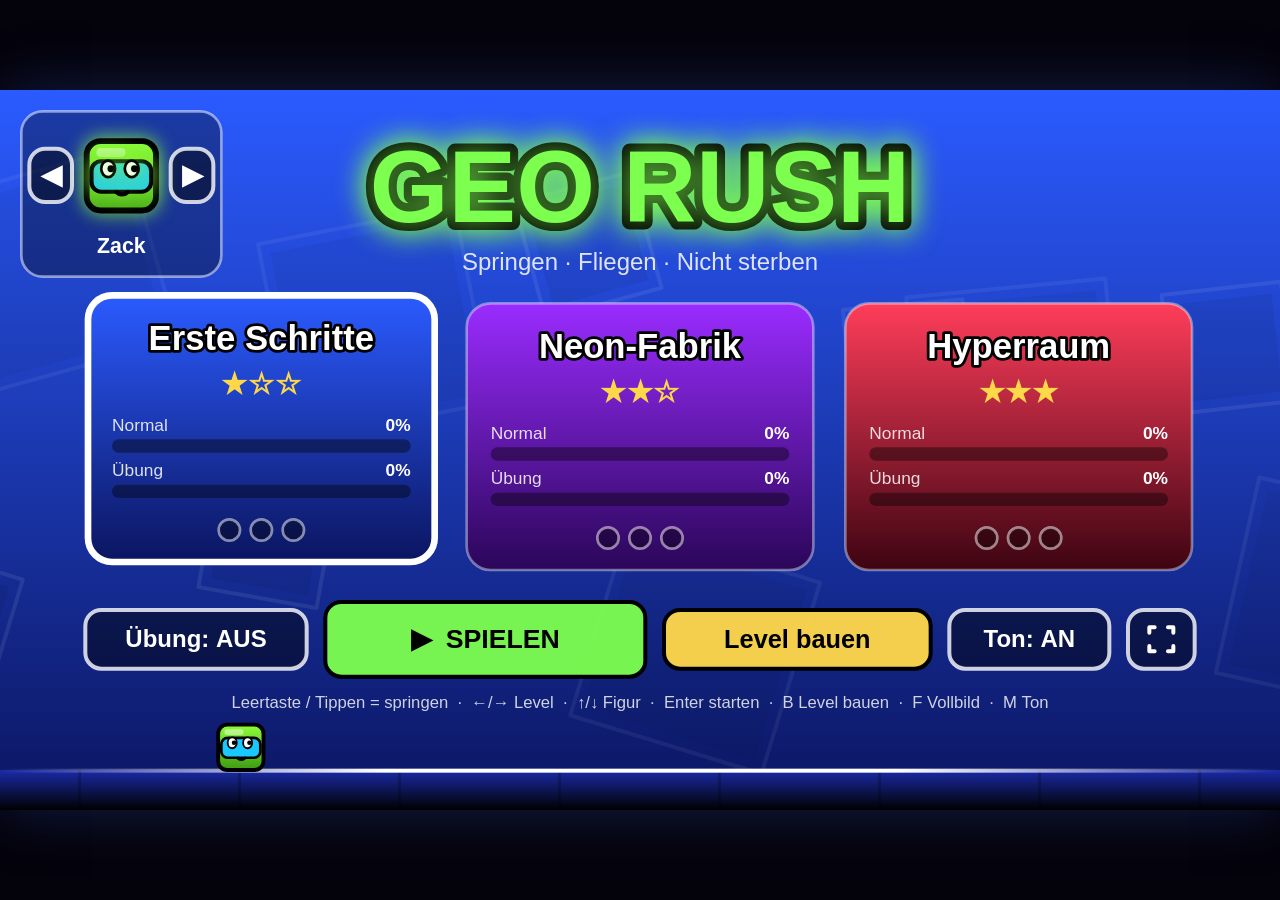
<file: geo-rush/index.html>
<!DOCTYPE html>
<html lang="de">
<head>
<meta charset="utf-8">
<meta name="viewport" content="width=device-width,initial-scale=1,user-scalable=no,viewport-fit=cover">
<meta name="apple-mobile-web-app-capable" content="yes">
<meta name="mobile-web-app-capable" content="yes">
<meta name="apple-mobile-web-app-status-bar-style" content="black-translucent">
<meta name="apple-mobile-web-app-title" content="GEO RUSH">
<meta name="theme-color" content="#04020a">
<title>GEO RUSH</title>
<style>
  :root{ color-scheme: dark; }
  *{ box-sizing:border-box; -webkit-tap-highlight-color:transparent; }
  html,body{ height:100%; margin:0; background:#04020a; overflow:hidden;
    font-family:"Trebuchet MS",Verdana,system-ui,sans-serif; }
  #wrap{ width:100%; height:100%; display:flex; flex-direction:column; align-items:center;
    justify-content:center; touch-action:none; background:#04020a; }
  #rot{ display:none; color:#cfd6ff; font-size:15px; text-align:center; margin-top:18px; padding:0 16px; }
  @media (orientation: portrait) and (pointer: coarse){ #rot{ display:block; } }
  /* Dialog fuer Texteingaben (Levelname, Level-Code) */
  #dlg{ position:fixed; inset:0; background:rgba(0,0,0,.6); display:flex; align-items:center;
    justify-content:center; padding:16px; z-index:10; }
  #dlg[hidden]{ display:none; }
  #dlg .box{ width:min(520px, 100%); background:#140c2c; border:3px solid #7dff4f; border-radius:18px;
    padding:20px; color:#fff; display:flex; flex-direction:column; gap:12px;
    box-shadow:0 10px 60px rgba(0,0,0,.6); }
  #dlg h2{ margin:0; font-size:22px; color:#7dff4f; }
  #dlg p{ margin:0; font-size:14px; color:#cfd6ff; line-height:1.4; }
  #dlg input, #dlg textarea{ width:100%; font:16px/1.3 ui-monospace, Menlo, Consolas, monospace;
    background:#05030c; color:#fff; border:2px solid #4a3d7a; border-radius:10px; padding:10px; }
  #dlg textarea{ height:120px; resize:none; word-break:break-all; }
  #dlg input:focus, #dlg textarea:focus{ outline:none; border-color:#7dff4f; }
  #dlg .row{ display:flex; gap:10px; flex-wrap:wrap; justify-content:flex-end; }
  #dlg button{ font:bold 16px "Trebuchet MS", Verdana, sans-serif; padding:10px 18px; border-radius:12px;
    border:3px solid rgba(255,255,255,.8); background:rgba(0,0,0,.4); color:#fff; cursor:pointer; }
  #dlg button.hot{ background:#7dff4f; color:#000; border-color:#000; }
  #dlg button:focus-visible{ outline:3px solid #fff; outline-offset:2px; }
  canvas{ display:block; width:min(100vw, calc(100vh * 16 / 9)); aspect-ratio:16/9;
    max-width:100%; max-height:100vh; touch-action:none; user-select:none; -webkit-user-select:none;
    box-shadow:0 0 60px rgba(60,120,255,.25); }
</style>
</head>
<body>
<div id="wrap"><canvas id="game" width="960" height="540"></canvas>
  <div id="rot">Dreh dein Handy quer – dann wird das Spiel groß.</div></div>
<div id="dlg" hidden><div class="box" role="dialog" aria-modal="true" aria-labelledby="dlgT">
  <h2 id="dlgT"></h2><p id="dlgP"></p>
  <input id="dlgI" type="text" maxlength="28" autocomplete="off">
  <textarea id="dlgA" spellcheck="false"></textarea>
  <div class="row" id="dlgB"></div>
</div></div>
<script>
"use strict";
(function(){
/* ============================================================
   GEO RUSH  —  ein Rhythmus-Plattformer im Stil von Geometry Dash
   Alles in einer Datei: kein Build, keine Assets, kein Server.
   ============================================================ */

/* ------------------------- Physik-Konstanten ------------------------ */
const T      = 40;            // Kachelgroesse in px
const PS     = 36;            // Spieler-Hitbox (Quadrat)
const HALF   = PS / 2;
const INNER  = 7;             // halbe Kantenlaenge der inneren Hitbox (Block-Tod)
const SNAP   = 10;            // Toleranz beim Aufsetzen auf Bloecke
const GRAV   = 4760;          // px/s^2  (Wuerfel)
const JUMP   = 918;           // Absprunggeschwindigkeit
const VMAX   = 1250;          // maximale Fallgeschwindigkeit
const SHIP_UP = 2600, SHIP_DN = 2200, SHIP_V = 520;
const SPEEDS = [416, 540];    // normal, schnell
const CEIL   = -10 * T;       // Decke im Schiff-Modus
const SKY    = -26 * T;       // darueber: ins All gefallen = tot
const DT     = 1 / 240;       // feste Simulationsrate 240 Hz
const PAD_V  = { y: 1.40 * JUMP, p: 0.86 * JUMP };
const ORB_V  = { o: 1.00 * JUMP, q: 0.72 * JUMP };

/* ------------------------------ Level ------------------------------- *
   Jedes Level ist eine Liste aus Zahlen (= so viele leere Spalten) und
   kleinen ASCII-Bloecken. Die unterste Zeile eines Blocks liegt auf dem
   Boden, Bloecke werden nebeneinander gehaengt.

   #  Block          -  Halbblock (Plattform)
   ^  Stachel        v  haengender Stachel      .  kleiner Stachel
   y  gelbes Pad     p  pinkes Pad
   o  gelber Orb     q  pinker Orb              b  blauer Orb (Schwerkraft)
   S  Schiff-Portal  C  Wuerfel-Portal
   G  Schwerkraft umdrehen   N  Schwerkraft normal
   >  schnell        <  normale Geschwindigkeit
   *  Muenze (3 pro Level)
   -------------------------------------------------------------------- */

// Schiff-Abschnitt: Saeulen von Boden und Decke mit einer Luecke dazwischen.
// spec: [unterkante, lueckengroesse] je Saeule; floorSpikes legt Stacheln auf den Boden.
function pillars(spec, spacing, floorSpikes){
  const rows = [];
  for (let r = 0; r < 10; r++) rows.push('');
  const col = (fn) => { for (let r = 0; r < 10; r++) rows[r] += fn(r); };
  for (const [lo, gap] of spec){
    for (let s = 0; s < spacing; s++) col(r => (floorSpikes && r === 0) ? '^' : ' ');
    col(r => (r < lo || r >= lo + gap) ? '#' : ' ');
  }
  for (let s = 0; s < spacing; s++) col(r => (floorSpikes && r === 0) ? '^' : ' ');
  return rows.reverse();          // oberste Zeile zuerst
}

const LEVELS = [
{
  id: 'erste-schritte', name: 'Erste Schritte', stars: 1, speed: 0,
  colors: { top:'#2b5bff', bot:'#0b1560', ground:'#1a2aa8', line:'#9fc0ff', block:'#0c1650' },
  song: { bpm: 128, root: 57, prog: [0, 5, 2, 6] },
  chunks: [
    18,
    ['^'], 10,
    ['^'], 8,
    ['^^'], 11,
    ['^'], 4, ['^'], 10,
    [ '        ###',
      '    #######',
      '###########' ], 8,
    [ '   ^     ^   ',
      '#############' ], 10,
    [ '  *    ',
      '       ',
      '    ###',
      '    ###',
      'y   ###' ], 10,
    [ '   o   ',
      '       ',
      ' ^^^^^^' ], 10,
    ['^^'], 7, ['^^'], 11,
    [ '             *            ',
      '      ---   ---   ---     ',
      '###^^^^^^^^^^^^^^^^^^^^###' ], 9,
    ['^'], 3, ['^^'], 10,
    [ '          ###   ',
      '     ###        ',
      '##^^^^^^^^^^^^  ' ], 10,
    [ '    *  ',
      '       ',
      '   o   ',
      '       ',
      ' ^^^^^ ' ], 9,
    ['^'], 5, ['^^'], 5, ['^'], 16
  ]
},
{
  id: 'neon-fabrik', name: 'Neon-Fabrik', stars: 2, speed: 0,
  colors: { top:'#9a2cff', bot:'#2a0659', ground:'#4b1596', line:'#ffa6f4', block:'#240a4a' },
  song: { bpm: 140, root: 50, prog: [0, 3, 5, 4] },
  chunks: [
    18,
    ['^'], 8, ['^^'], 9, ['^'], 3, ['^^'], 10,
    [ '   o   o   o    ',
      '                ',
      ' ^^^^^^^^^^^^^  ' ], 8,
    [ '         ###     ',
      '   ^  ######     ',
      '##########^^^^^ #' ], 9,
    // Kopfueber
    [ '  ##########################  ',
      '       v      vv      v       ',
      '                              ',
      'G                           N ' ], 10,
    ['^^'], 6,
    [ '   *  ',
      '      ',
      '      ',
      'y   # ',
    ], 8,
    // Schiff
    ['S'],
    pillars([[0,6],[2,5],[4,5],[1,5],[3,4],[5,4],[2,4]], 6, false),
    [ '     *    ',
      '          ',
      '          ',
      '          ',
      '          ',
      '          ',
      '          ',
      '          ',
      '          ',
      '^^^^^^^^^^' ],
    pillars([[3,4],[1,4]], 5, true),
    6, ['C'], 12,
    ['^^'], 7, ['^'], 3, ['^'], 8,
    [ '       *          ',
      '                  ',
      '    ---    ---    ',
      '##^^^^^^^^^^^^^^##' ], 8,
    [ '   q   ',
      '       ',
      '  ^^^  ' ], 8,
    ['^^'], 5, ['^^'], 16
  ]
},
{
  id: 'hyperraum', name: 'Hyperraum', stars: 3, speed: 0,
  colors: { top:'#ff3d5a', bot:'#3d0412', ground:'#8c1230', line:'#ffd0a0', block:'#34050f' },
  song: { bpm: 160, root: 53, prog: [0, 5, 6, 4] },
  chunks: [
    16,
    ['^'], 7, ['^^'], 7, ['^'], 3, ['^^'], 9,
    ['>'], 10,
    ['^'], 8, ['^^'], 9,
    [ '              ####  ',
      '       ####         ',
      '####^^^^^^^^^^^^^^  ' ], 10,
    [ '  ##############################',
      '                v        v      ',
      '                                ',
      '   b                            ',
      '                                ',
      ' ^^^^^^^^^^^^^^^^^^^^^^^^^^^^^^^' ],
    [ ' ',
      ' ',
      ' ',
      ' ',
      'N',
      '^' ], 12,
    ['<'], 4,
    [ '         *     ',
      '   o   o       ',
      '               ',
      ' ^^^^^^^^^     ' ], 9,
    ['S'], 4,
    pillars([[1,5],[4,4],[1,4],[5,4],[2,4],[6,3],[3,3]], 5, true),
    [ ' *   ',
      '     ',
      '     ',
      '     ',
      '     ',
      '     ',
      '     ',
      '     ',
      '     ',
      '^^^^^' ],
    pillars([[4,3],[1,4]], 5, true),
    5, ['C'], 10,
    ['>'], 8,
    ['^^'], 9, ['^'], 4, ['^^'], 9,
    [ '             *    ',
      '     ---   ---    ',
      '###^^^^^^^^^^^^###' ], 8,
    ['<'],
    ['^^'], 6, ['^^'], 6, ['^'], 3, ['^^'], 18
  ]
}
];

function parseLevel(def){
  const cells = []; let col = 0;
  for (const ch of def.chunks){
    if (typeof ch === 'number'){ col += ch; continue; }
    const h = ch.length; let w = 0;
    for (let i = 0; i < h; i++){
      const line = ch[i]; w = Math.max(w, line.length);
      for (let j = 0; j < line.length; j++)
        if (line[j] !== ' ') cells.push([line[j], col + j, h - 1 - i]);
    }
    col += w;
  }
  const blocks = new Set();
  for (const [c, cc, r] of cells) if (c === '#') blocks.add(cc + ',' + r);
  const has = (c, r) => blocks.has(c + ',' + r);
  const objs = [];
  for (const [c, cc, r] of cells){
    const x0 = cc * T, y0 = -(r + 1) * T; let o;
    switch (c){
      case '#': o = { k:'block', solid:1, x:x0, y:y0, w:T, h:T,
                      nt:has(cc,r+1), nb:r===0||has(cc,r-1), nl:has(cc-1,r), nr:has(cc+1,r) }; break;
      case '-': o = { k:'slab', solid:1, x:x0, y:y0, w:T, h:T/2 }; break;
      case '^': o = { k:'spike', haz:1, dir:1,  x:x0+.36*T, y:y0+.32*T, w:.28*T, h:.68*T }; break;
      case 'v': o = { k:'spike', haz:1, dir:-1, x:x0+.36*T, y:y0,       w:.28*T, h:.68*T }; break;
      case '.': o = { k:'mini',  haz:1, x:x0+.36*T, y:y0+.62*T, w:.28*T, h:.38*T }; break;
      case 'y': case 'p': o = { k:'pad', c, x:x0+.08*T, y:y0+.72*T, w:.84*T, h:.28*T }; break;
      case 'o': case 'q': case 'b': o = { k:'orb', c, x:x0-.12*T, y:y0-.12*T, w:1.24*T, h:1.24*T }; break;
      case 'S': case 'C': case 'G': case 'N': case '>': case '<':
        o = { k:'portal', c, x:x0+T/2, y:y0-T, w:0, h:3*T }; break;
      case '*': o = { k:'coin', x:x0+.12*T, y:y0+.12*T, w:.76*T, h:.76*T }; break;
      default: continue;
    }
    o.cx = x0 + T/2; o.cy = y0 + T/2; o.col = cc; o.row = r;
    objs.push(o);
  }
  objs.sort((a, b) => a.cx - b.cx);
  let ci = 0;
  objs.forEach((o, i) => { o.id = i; if (o.k === 'coin') o.ci = ci++; });
  const nCols = col + 24;
  const buckets = Array.from({ length: nCols }, () => []);
  for (const o of objs){
    const a = Math.max(0, Math.floor(o.x / T)), b = Math.min(nCols - 1, Math.floor((o.x + o.w) / T));
    for (let i = a; i <= b; i++) buckets[i].push(o);
  }
  return { def, objs, buckets, nCols, endX: (col + 6) * T, coins: ci };
}

let stamp = 0;
function near(L, x0, x1, out){
  stamp++; out.length = 0;
  const a = Math.max(0, Math.floor(x0 / T) - 1), b = Math.min(L.nCols - 1, Math.floor(x1 / T) + 1);
  for (let i = a; i <= b; i++) for (const o of L.buckets[i])
    if (o._s !== stamp){ o._s = stamp; out.push(o); }
  return out;
}

/* ---------------------------- Simulation ---------------------------- */
function newPlayer(L){
  return { x:0, y:-PS, vy:0, g:1, mode:'cube', spd:L.def.speed || 0, grounded:true,
           held:false, buf:false, used:[], coins:[], rot:0, dead:false, won:false, jumps:0 };
}
function clonePlayer(p){ return Object.assign({}, p, { used:p.used.slice(), coins:p.coins.slice() }); }

function applyPortal(p, o, ev){
  switch (o.c){
    case 'S': if (p.mode !== 'ship'){ p.mode = 'ship'; p.vy *= 0.5; ev && ev.push('portal'); } break;
    case 'C': if (p.mode !== 'cube'){ p.mode = 'cube'; ev && ev.push('portal'); } break;
    case 'G': if (p.g !== -1){ p.g = -1; p.vy *= 0.5; p.grounded = false; ev && ev.push('portal'); } break;
    case 'N': if (p.g !== 1){ p.g = 1; p.vy *= 0.5; p.grounded = false; ev && ev.push('portal'); } break;
    case '>': if (p.spd !== 1){ p.spd = 1; ev && ev.push('speed'); } break;
    case '<': if (p.spd !== 0){ p.spd = 0; ev && ev.push('speed'); } break;
  }
}

const tmp = [];
function die(p, ev){ p.dead = true; ev && ev.push('die'); }
const hit = (ax, ay, aw, ah, o) => ax < o.x + o.w && ax + aw > o.x && ay < o.y + o.h && ay + ah > o.y;

// Ein Simulationsschritt (1/240 s). ev sammelt Ereignisse fuer Sound/Effekte.
function step(p, L, held, ev){
  if (held && !p.held) p.buf = true;
  if (!held) p.buf = false;
  p.held = held;
  const x0 = p.x, y0 = p.y, wasGrounded = p.grounded;
  p.x += SPEEDS[p.spd] * DT;
  const list = near(L, x0, p.x + PS, tmp);

  const cPrev = x0 + HALF, cNow = p.x + HALF;
  for (const o of list) if (o.k === 'portal' && cPrev < o.x && cNow >= o.x) applyPortal(p, o, ev);

  const g = p.g;
  if (p.mode === 'cube'){
    if (p.grounded && held){
      p.vy = -JUMP * g; p.buf = false; p.grounded = false; p.jumps++;
      ev && ev.push('jump');
    }
    p.vy += GRAV * g * DT;
    if (p.vy * g > VMAX) p.vy = VMAX * g;
  } else {
    p.vy += (held ? -SHIP_UP : SHIP_DN) * g * DT;
    if (p.vy >  SHIP_V) p.vy =  SHIP_V;
    if (p.vy < -SHIP_V) p.vy = -SHIP_V;
  }
  p.y += p.vy * DT;
  p.grounded = false;

  if (p.y + PS > 0){ p.y = -PS; if (p.vy > 0) p.vy = 0; if (g === 1) p.grounded = true; }
  if (p.mode === 'ship' && p.y < CEIL){ p.y = CEIL; if (p.vy < 0) p.vy = 0; if (g === -1) p.grounded = true; }

  // Aufsetzen auf Bloecken (je nach Schwerkraft oben oder unten)
  for (const o of list){
    if (!o.solid || !hit(p.x, p.y, PS, PS, o)) continue;
    const top = o.y, bot = o.y + o.h;
    if (g === 1){
      if (p.vy >= 0 && y0 + PS <= top + SNAP){ p.y = top - PS; p.vy = 0; p.grounded = true; }
      else if (p.mode === 'ship' && p.vy <= 0 && y0 >= bot - SNAP){ p.y = bot; p.vy = 0; }
    } else {
      if (p.vy <= 0 && y0 >= bot - SNAP){ p.y = bot; p.vy = 0; p.grounded = true; }
      else if (p.mode === 'ship' && p.vy >= 0 && y0 + PS <= top + SNAP){ p.y = top - PS; p.vy = 0; }
    }
  }

  const ix = p.x + HALF - INNER, iy = p.y + HALF - INNER, is = INNER * 2;
  for (const o of list){
    if (o.solid){ if (hit(ix, iy, is, is, o)) return die(p, ev); continue; }
    if (o.k === 'portal' || !hit(p.x, p.y, PS, PS, o)) continue;
    if (o.haz) return die(p, ev);
    if (o.k === 'pad' && !p.used.includes(o.id)){
      p.used.push(o.id);
      p.vy = -PAD_V[o.c] * p.g * (p.mode === 'ship' ? 0.55 : 1);
      p.grounded = false; ev && ev.push('pad');
    } else if (o.k === 'orb' && p.buf && !p.used.includes(o.id)){
      p.used.push(o.id); p.buf = false; p.grounded = false;
      if (o.c === 'b'){ p.g = -p.g; p.vy = p.g * 0.45 * JUMP; }
      else p.vy = -ORB_V[o.c] * p.g * (p.mode === 'ship' ? 0.6 : 1);
      ev && ev.push('orb');
    } else if (o.k === 'coin' && !p.coins.includes(o.ci)){
      p.coins.push(o.ci); ev && ev.push('coin');
    }
  }
  if (p.y < SKY || p.y > 200) return die(p, ev);
  if (p.x >= L.endX){ p.won = true; ev && ev.push('win'); }
  if (!wasGrounded && p.grounded && p.mode === 'cube') ev && ev.push('land');

  if (p.mode === 'cube'){
    if (p.grounded){
      const t = Math.round(p.rot / 90) * 90;
      p.rot += (t - p.rot) * Math.min(1, DT * 28);
    } else p.rot += 430 * DT * p.g;
  }
}

/* ================================================================== */
/*                           Ab hier: Browser                          */
/* ================================================================== */
const cv  = document.getElementById('game');
const ctx = cv.getContext('2d');
const W = 960, H = 540;
const CAM0 = -470;               // Boden liegt bei Bildschirm-y 470
const PLAYER_SX = 250;           // Bildschirm-x des Spielers

const clamp = (v, a, b) => v < a ? a : v > b ? b : v;
const rnd = (a, b) => a + Math.random() * (b - a);

let scale = 1;
function resize(){
  const r = cv.getBoundingClientRect();
  const dpr = Math.min(window.devicePixelRatio || 1, 2);
  const bw = Math.max(1, Math.round(r.width * dpr)), bh = Math.max(1, Math.round(r.height * dpr));
  if (cv.width !== bw || cv.height !== bh){ cv.width = bw; cv.height = bh; }
  scale = bw / W;
}
window.addEventListener('resize', resize);

/* ------------------------------ Speicher ---------------------------- */
const SAVE_KEY = 'georush-v1';
let save = { best:{}, practice:{}, coins:{}, attempts:{}, muted:false, skin:0 };
try { const s = JSON.parse(localStorage.getItem(SAVE_KEY)); if (s) save = Object.assign(save, s); } catch(e){}
function persist(){ try { localStorage.setItem(SAVE_KEY, JSON.stringify(save)); } catch(e){} }

/* ------------------------------ Figuren ----------------------------- */
// a = Koerper, b = Maske/Details, c = dunkle Kante des Koerpers
const SKINS = [
  { name:'Zack',  a:'#8dff3a', b:'#19c8ff', c:'#3d9a12' },
  { name:'Glut',  a:'#ff8a1f', b:'#ffe14a', c:'#b2440a' },
  { name:'Frost', a:'#7fe9ff', b:'#ffffff', c:'#2a8fb8' },
  { name:'Nacht', a:'#b25cff', b:'#ff5fd2', c:'#5b1fa3' },
  { name:'Gold',  a:'#ffd84a', b:'#ff5a3d', c:'#b88a00' }
];
const skin = () => SKINS[save.skin] || SKINS[0];
function cycleSkin(d){ save.skin = ((save.skin || 0) + d + SKINS.length) % SKINS.length; persist(); SFX.click(); }

/* ------------------------------- Audio ------------------------------ */
const A = { ctx:null, master:null, music:null, sfx:null, noise:null };
function initAudio(){
  if (A.ctx){ if (A.ctx.state === 'suspended' && Game.state !== 'pause') A.ctx.resume(); return; }
  const C = window.AudioContext || window.webkitAudioContext;
  if (!C) return;
  A.ctx = new C();
  A.master = A.ctx.createGain(); A.master.gain.value = save.muted ? 0 : 0.7;
  const comp = A.ctx.createDynamicsCompressor();
  A.master.connect(comp); comp.connect(A.ctx.destination);
  A.music = A.ctx.createGain(); A.music.gain.value = 0.55; A.music.connect(A.master);
  A.sfx = A.ctx.createGain(); A.sfx.gain.value = 0.8; A.sfx.connect(A.master);
  const len = A.ctx.sampleRate;
  A.noise = A.ctx.createBuffer(1, len, A.ctx.sampleRate);
  const d = A.noise.getChannelData(0);
  for (let i = 0; i < len; i++) d[i] = Math.random() * 2 - 1;
}
function setMuted(m){
  save.muted = m; persist();
  if (A.master) A.master.gain.setTargetAtTime(m ? 0 : 0.7, A.ctx.currentTime, 0.02);
}
const mtof = m => 440 * Math.pow(2, (m - 69) / 12);

function voice(dest, t, type, f1, f2, vol, atk, dec, cut){
  const c = A.ctx, o = c.createOscillator(), g = c.createGain();
  o.type = type; o.frequency.setValueAtTime(f1, t);
  if (f2) o.frequency.exponentialRampToValueAtTime(Math.max(20, f2), t + atk + dec);
  g.gain.setValueAtTime(0.0001, t);
  g.gain.exponentialRampToValueAtTime(vol, t + atk);
  g.gain.exponentialRampToValueAtTime(0.0001, t + atk + dec);
  let n = o;
  if (cut){ const f = c.createBiquadFilter(); f.type = 'lowpass'; f.frequency.value = cut; o.connect(f); n = f; }
  n.connect(g); g.connect(dest);
  o.start(t); o.stop(t + atk + dec + 0.05);
}
function noiseHit(dest, t, type, freq, vol, dec, q){
  const c = A.ctx, s = c.createBufferSource(), f = c.createBiquadFilter(), g = c.createGain();
  s.buffer = A.noise; f.type = type; f.frequency.value = freq; f.Q.value = q || 0.8;
  g.gain.setValueAtTime(vol, t); g.gain.exponentialRampToValueAtTime(0.0001, t + dec);
  s.connect(f); f.connect(g); g.connect(dest);
  s.start(t, Math.random() * 0.5); s.stop(t + dec + 0.05);
}

const SFX = {
  ok(){ return A.ctx && !save.muted; },
  die(){ if (!this.ok()) return; const t = A.ctx.currentTime;
    noiseHit(A.sfx, t, 'lowpass', 1800, 0.9, 0.5); voice(A.sfx, t, 'sawtooth', 220, 40, 0.35, 0.005, 0.45, 900); },
  orb(){ if (!this.ok()) return; const t = A.ctx.currentTime;
    voice(A.sfx, t, 'sine', 700, 1400, 0.22, 0.004, 0.12); },
  pad(){ if (!this.ok()) return; const t = A.ctx.currentTime;
    voice(A.sfx, t, 'triangle', 260, 780, 0.25, 0.004, 0.16); },
  portal(){ if (!this.ok()) return; const t = A.ctx.currentTime;
    voice(A.sfx, t, 'sawtooth', 180, 1100, 0.12, 0.01, 0.3, 2400); noiseHit(A.sfx, t, 'bandpass', 2500, 0.2, 0.3, 0.6); },
  coin(){ if (!this.ok()) return; const t = A.ctx.currentTime;
    voice(A.sfx, t, 'square', 1319, 0, 0.1, 0.004, 0.1, 5000); voice(A.sfx, t + 0.08, 'square', 1760, 0, 0.1, 0.004, 0.25, 5000); },
  win(){ if (!this.ok()) return; const t = A.ctx.currentTime;
    [0, 4, 7, 12, 16, 19, 24].forEach((n, i) => voice(A.sfx, t + i * 0.07, 'square', mtof(72 + n), 0, 0.09, 0.004, 0.35, 4000)); },
  click(){ if (!this.ok()) return; voice(A.sfx, A.ctx.currentTime, 'square', 900, 1200, 0.06, 0.002, 0.05, 4000); },
  check(){ if (!this.ok()) return; const t = A.ctx.currentTime;
    voice(A.sfx, t, 'triangle', 880, 0, 0.15, 0.004, 0.18); voice(A.sfx, t + 0.06, 'triangle', 1320, 0, 0.12, 0.004, 0.2); }
};

// Kleiner Step-Sequencer: Bassdrum, Clap, Hi-Hat, Bass, Arpeggio, Flaechen.
const MINOR = [0, 2, 3, 5, 7, 8, 10];
const Music = {
  on:false, song:null, bus:null, step:0, next:0, start:0, timer:null,
  play(song){
    if (!A.ctx) return;
    this.stop();
    this.song = song; this.step = 0;
    this.bus = A.ctx.createGain(); this.bus.connect(A.music);
    this.start = this.next = A.ctx.currentTime + 0.05;
    this.on = true;
    this.timer = setInterval(() => this.tick(), 25);
    this.tick();
  },
  stop(){
    if (!this.on) return;
    this.on = false; clearInterval(this.timer);
    const b = this.bus, t = A.ctx.currentTime;
    b.gain.setValueAtTime(b.gain.value, t); b.gain.linearRampToValueAtTime(0, t + 0.08);
    setTimeout(() => b.disconnect(), 400);
  },
  tick(){
    if (!this.on) return;
    const sd = 60 / this.song.bpm / 4;
    while (this.next < A.ctx.currentTime + 0.12){ this.note(this.step, this.next, sd); this.step++; this.next += sd; }
  },
  beat(){ return (this.on && A.ctx) ? Math.max(0, (A.ctx.currentTime - this.start) * this.song.bpm / 60) : -1; },
  deg(d){ const s = this.song; return s.root + MINOR[((d % 7) + 7) % 7] + 12 * Math.floor(d / 7); },
  note(i, t, sd){
    const s = this.song, b = this.bus, k = i % 16, bar = Math.floor(i / 16);
    const ch = s.prog[bar % s.prog.length];
    const intro = bar < 2, drop = bar >= 4;
    if (k % 4 === 0 && !(intro && k !== 0)) voice(b, t, 'sine', 150, 42, 0.9, 0.002, 0.22);
    if (!intro && (k === 4 || k === 12)) noiseHit(b, t, 'bandpass', 1600, 0.35, 0.14, 0.9);
    if (!intro && k % 2 === 0) noiseHit(b, t, 'highpass', 7500, k % 4 === 2 ? 0.16 : 0.07, 0.04);
    if (!intro && k % 2 === 0){
      const oct = (k % 4 === 2) ? 12 : 0;
      voice(b, t, 'sawtooth', mtof(this.deg(ch) - 24 + oct), 0, 0.2, 0.004, sd * 1.7, 700);
    }
    const arp = [0, 2, 4, 7, 4, 2, 0, 2, 4, 7, 9, 7, 4, 2, 4, 7];
    voice(b, t, 'square', mtof(this.deg(ch + arp[k]) + 12), 0, drop ? 0.06 : 0.045, 0.003, sd * 1.4, drop ? 3400 : 1800);
    if (k === 0){
      for (const d of [0, 2, 4]) voice(b, t, 'sawtooth', mtof(this.deg(ch + d)), 0, 0.035, 0.08, sd * 15, 1100);
    }
    if (drop && (k === 0 || k === 6 || k === 10)){
      voice(b, t, 'triangle', mtof(this.deg(ch + (k === 0 ? 7 : k === 6 ? 9 : 11)) + 12), 0, 0.09, 0.005, sd * 3);
    }
  }
};

/* ------------------------------ Eingabe ----------------------------- */
const JUMP_KEYS = new Set(['Space', 'ArrowUp', 'KeyW']);
const keysHeld = new Set();
const pointers = new Set();
let latch = false;          // ganz kurze Tipper gehen nicht verloren
let needRelease = false;    // nach Start mit Taste erst loslassen

/* ------------------------------ Zustand ----------------------------- */
const PARSED = LEVELS.map(parseLevel);
const Game = {
  state:'menu', sel:0, practice:false, L:null, li:0, p:null, attempt:1,
  cps:[], deadT:0, winT:0, parts:[], shake:0, camX:-PLAYER_SX, camY:CAM0, t:0,
  best0:0, newBest:false, hits:[], shipA:0, menuX:0, runJumps:0, runTime:0,
  sq:0, sqV:0, blink:0, nextBlink:2.5,
  cur:{ kind:'main', i:0 },      // was gerade gespielt wird (Hauptlevel oder eigenes Level)
  modal:null, toast:null
};

function heldNow(){
  if (needRelease){
    if (keysHeld.size === 0 && pointers.size === 0) needRelease = false;
    else return false;
  }
  return keysHeld.size > 0 || pointers.size > 0 || latch;
}

function startLevel(i){
  Game.li = i;
  startDef(PARSED[i], { kind:'main', i });
}
function startCustom(id, test){
  const lv = customById(id);
  if (!lv) return;
  startDef(parseLevel(customDef(lv)), { kind:'custom', id, test:!!test });
}
function restartCurrent(){
  const c = Game.cur;
  if (c.kind === 'main') startLevel(c.i); else startCustom(c.id, c.test);
}
// Verlassen eines Laufs: zurueck dahin, wo man herkam
function exitPlay(){
  Music.stop();
  if (A.ctx && A.ctx.state === 'suspended') A.ctx.resume();
  const c = Game.cur;
  if (c.kind === 'custom' && c.test) openEditor(c.id, true);
  else if (c.kind === 'custom') Game.state = 'mylevels';
  else Game.state = 'menu';
}
function exitLabel(){ const c = Game.cur; return c.kind === 'custom' ? (c.test ? 'Editor' : 'Zurück') : 'Menü'; }
function startDef(L, cur){
  initAudio();
  Game.cur = cur; Game.L = L; Game.modal = null;
  Game.p = newPlayer(Game.L);
  Game.attempt = 1; Game.cps = []; Game.parts = []; Game.shake = 0; Game.sq = 0; Game.sqV = 0;
  Game.camX = Game.p.x - PLAYER_SX; Game.camY = CAM0; Game.shipA = 0;
  Game.best0 = (Game.practice ? save.practice : save.best)[Game.L.def.id] || 0;
  Game.newBest = false; Game.runJumps = 0; Game.runTime = 0;
  bumpAttempts();
  Game.state = 'play';
  needRelease = true;              // die Starttaste loest keinen Sprung aus
  Music.play(Game.L.def.song);
}
function bumpAttempts(){
  const id = Game.L.def.id;
  save.attempts[id] = (save.attempts[id] || 0) + 1; persist();
}
function respawn(){
  const L = Game.L;
  if (Game.practice && Game.cps.length){
    Game.p = clonePlayer(Game.cps[Game.cps.length - 1].p);
    Game.p.held = false; Game.p.buf = false;
  } else {
    Game.p = newPlayer(L);
    Music.play(L.def.song);
  }
  if (!Game.practice) Game.runJumps = 0, Game.runTime = 0;
  Game.attempt++; bumpAttempts();
  Game.parts = []; Game.state = 'play';
  Game.camX = Game.p.x - PLAYER_SX;
  Game.shipA = Game.p.mode === 'ship' ? 1 : 0;
  if (Game.p.mode === 'ship') Game.camY = CAM0;
}
function progress(){ return clamp(Math.floor(Game.p.x / Game.L.endX * 100), 0, 100); }
function recordProgress(pc){
  const tbl = Game.practice ? save.practice : save.best, id = Game.L.def.id;
  if (pc > (tbl[id] || 0)){ tbl[id] = pc; persist(); if (pc > Game.best0) Game.newBest = true; }
}
function addCheckpoint(){
  if (!Game.practice || Game.state !== 'play') return;
  const p = Game.p;
  if (p.mode === 'cube' && !p.grounded) return;   // nur mit festem Boden unter den Fuessen
  Game.cps.push({ p: clonePlayer(p) }); SFX.check();
}
function removeCheckpoint(){ if (Game.practice) Game.cps.pop(); }
function togglePause(){
  if (Game.state === 'play'){ Game.state = 'pause'; if (A.ctx) A.ctx.suspend(); }
  else if (Game.state === 'pause'){ Game.state = 'play'; needRelease = true; if (A.ctx) A.ctx.resume(); }
}

/* ----------------------------- Partikel ----------------------------- */
function stretch(v){ Game.sq = v; Game.sqV = 0; }
function dust(p, n){
  const fy = p.g === 1 ? p.y + PS : p.y, c = skin().a;
  for (let i = 0; i < n; i++){
    const dir = i % 2 ? 1 : -1;
    Game.parts.push({ x:p.x + HALF + dir * rnd(4, 16), y:fy, vx:dir * rnd(40, 140) - 60, vy:-rnd(10, 70) * p.g,
                      life:.3, max:.3, size:rnd(3, 6), col:c, g:0, soft:1 });
  }
}
// Die Figur zerspringt in Stuecke
function shatter(x, y){
  const sk = skin();
  for (let i = 0; i < 16; i++){
    const a = Math.random() * Math.PI * 2, s = rnd(120, 460);
    Game.parts.push({ x:x + rnd(-10, 10), y:y + rnd(-10, 10), vx:Math.cos(a) * s, vy:Math.sin(a) * s - 180,
      life:rnd(.6, 1), max:1, size:rnd(6, 13), col:[sk.a, sk.b, sk.c, '#111'][i % 4], g:900, rot:rnd(0, 6), vr:rnd(-12, 12) });
  }
}
function burst(x, y, n, col, spd, life, size){
  for (let i = 0; i < n; i++){
    const a = Math.random() * Math.PI * 2, s = rnd(spd * .3, spd);
    Game.parts.push({ x, y, vx:Math.cos(a) * s, vy:Math.sin(a) * s, life:rnd(life * .5, life), max:life, size:rnd(size * .5, size), col, g:0 });
  }
}

/* ------------------------------ Update ------------------------------ */
let acc = 0;
function update(dt){
  Game.t += dt;
  Game.shake = Math.max(0, Game.shake - dt * 30);
  // Squash & Stretch als gedaempfte Feder
  Game.sqV += (-Game.sq * 260 - Game.sqV * 16) * dt;
  Game.sq += Game.sqV * dt;
  // Blinzeln
  Game.nextBlink -= dt;
  if (Game.nextBlink <= 0){ Game.blink = 0.13; Game.nextBlink = rnd(2, 4.5); }
  Game.blink = Math.max(0, Game.blink - dt);
  Game.menuX += dt * SPEEDS[0];

  for (const q of Game.parts){
    q.x += q.vx * dt; q.y += q.vy * dt; q.vy += q.g * dt; q.vx *= 0.98; q.life -= dt;
    if (q.vr) q.rot += q.vr * dt;
  }
  Game.parts = Game.parts.filter(q => q.life > 0);

  if (Game.toast){ Game.toast.t -= dt; if (Game.toast.t <= 0) Game.toast = null; }
  if (Game.state === 'editor'){ edUpdate(dt); return; }
  if (Game.state === 'dead'){
    Game.deadT += dt;
    if (Game.deadT > 1.0) respawn();
    return;
  }
  if (Game.state === 'win'){ Game.winT += dt; updateCam(dt); return; }
  if (Game.state !== 'play'){ acc = 0; return; }

  const p = Game.p, L = Game.L;
  acc += dt;
  let steps = 0;
  const ev = [];
  while (acc >= DT && steps < 40){
    acc -= DT; steps++;
    step(p, L, heldNow(), ev);
    if (p.dead || p.won) break;
  }
  latch = false;
  Game.runTime += dt;
  for (const e of ev) onEvent(e);
  Game.shipA += ((p.mode === 'ship' ? 1 : 0) - Game.shipA) * Math.min(1, dt * 5);

  // Spur
  const cx = p.x + HALF, cy = p.y + HALF;
  const sk = skin();
  if (p.mode === 'ship'){
    for (let i = 0; i < 2; i++)
      Game.parts.push({ x:cx - 22, y:cy + 6 * p.g, vx:rnd(-160, -60), vy:rnd(-30, 30), life:.3, max:.3, size:rnd(4, 8), col:i ? sk.b : '#ffb13b', g:0, soft:1 });
  } else if (p.grounded && Math.random() < 0.5){
    const fy = p.g === 1 ? p.y + PS : p.y;
    Game.parts.push({ x:p.x + 2, y:fy - 3 * p.g, vx:rnd(-110, -40), vy:rnd(-50, 0) * p.g, life:.35, max:.35, size:rnd(3, 5), col:sk.a, g:0, soft:1 });
  }
  updateCam(dt);
}

function onEvent(e){
  const p = Game.p, cx = p.x + HALF, cy = p.y + HALF;
  switch (e){
    case 'jump': Game.runJumps++; stretch(0.22); dust(p, 6); break;
    case 'land': stretch(-0.2); dust(p, 8); break;
    case 'orb': SFX.orb(); stretch(0.2); burst(cx, cy, 10, '#fff27a', 260, .35, 4); Game.runJumps++; break;
    case 'pad': SFX.pad(); stretch(0.3); burst(cx, p.y + PS, 10, '#ffd23f', 240, .35, 4); break;
    case 'portal': SFX.portal(); stretch(0.15); break;
    case 'speed': SFX.portal(); break;
    case 'coin': SFX.coin(); burst(cx, cy, 16, '#ffd84a', 300, .5, 5); break;
    case 'die': {
      SFX.die(); Game.shake = 7;
      shatter(cx, cy);
      Game.parts.push({ x:cx, y:cy, vx:0, vy:0, life:.45, max:.45, size:0, col:'ring', ring:skin().a, g:0 });
      if (!Game.practice) Music.stop();
      recordProgress(progress());
      Game.state = 'dead'; Game.deadT = 0;
      break;
    }
    case 'win': {
      Music.stop(); SFX.win();
      recordProgress(100);
      if (Game.cur.kind === 'custom'){
        const lv = customById(Game.cur.id);
        if (lv && !lv.verified){ lv.verified = true; persist(); }
      }
      if (!Game.practice){
        const id = Game.L.def.id, got = save.coins[id] || [];
        for (const c of p.coins) got[c] = true;
        save.coins[id] = got; persist();
      }
      for (let i = 0; i < 6; i++) burst(Game.L.endX + rnd(-40, 40), rnd(-360, -60), 20, ['#fff27a', skin().a, skin().b, '#ff5fd2'][i % 4], 380, 1.2, 6);
      Game.state = 'win'; Game.winT = 0;
      break;
    }
  }
}

function updateCam(dt){
  const p = Game.p;
  const tx = p.x - PLAYER_SX;
  Game.camX = Game.state === 'win' ? Game.camX + (Math.min(tx, Game.L.endX - 600) - Game.camX) * Math.min(1, dt * 3) : tx;
  let ty = Game.camY;
  if (p.mode === 'ship') ty = CAM0;
  else {
    const sy = p.y - Game.camY;
    if (sy < 150) ty = p.y - 150; else if (sy > 330) ty = p.y - 330;
    ty = Math.min(ty, CAM0);
  }
  Game.camY += (ty - Game.camY) * Math.min(1, dt * 6);
}

/* ------------------------------ Zeichnen ---------------------------- */
function hexA(hex, a){
  const n = parseInt(hex.slice(1), 16);
  return `rgba(${n >> 16 & 255},${n >> 8 & 255},${n & 255},${a})`;
}
function pulse(){
  const b = Music.beat();
  if (b < 0) return 0;
  return Math.pow(1 - (b % 1), 3);
}

function drawBackground(col, camX, camY){
  const gr = ctx.createLinearGradient(0, 0, 0, H);
  gr.addColorStop(0, col.top); gr.addColorStop(1, col.bot);
  ctx.fillStyle = gr; ctx.fillRect(0, 0, W, H);
  // grosse Parallax-Quadrate
  for (const [f, sz, a] of [[0.08, 150, 0.06], [0.2, 90, 0.08]]){
    const ox = camX * f, oy = camY * f * 0.5;
    const i0 = Math.floor(ox / 240) - 1;
    for (let i = i0; i < i0 + 7; i++){
      const h = Math.sin(i * 12.9898 + sz) * 43758.5453, r = h - Math.floor(h);
      const x = i * 240 - ox, y = 40 + r * 300 - oy * 0.3;
      ctx.strokeStyle = `rgba(255,255,255,${a})`; ctx.lineWidth = 3;
      ctx.save(); ctx.translate(x + sz / 2, y + sz / 2); ctx.rotate(r * 0.6 - 0.3);
      ctx.strokeRect(-sz / 2, -sz / 2, sz, sz);
      ctx.fillStyle = `rgba(0,0,0,${a * 0.8})`; ctx.fillRect(-sz / 2 + 8, -sz / 2 + 8, sz - 16, sz - 16);
      ctx.restore();
    }
  }
}

function drawGround(col, camX, camY){
  const gy = -camY;
  if (gy > H) return;
  const gr = ctx.createLinearGradient(0, gy, 0, H);
  gr.addColorStop(0, col.ground); gr.addColorStop(1, '#000');
  ctx.fillStyle = gr; ctx.fillRect(0, gy, W, H - gy);
  ctx.strokeStyle = hexA('#000000', 0.25); ctx.lineWidth = 2;
  const off = -(camX % (T * 3));
  for (let x = off; x < W; x += T * 3){ ctx.beginPath(); ctx.moveTo(x, gy); ctx.lineTo(x, H); ctx.stroke(); }
  const lg = ctx.createLinearGradient(0, 0, W, 0);
  lg.addColorStop(0, 'rgba(255,255,255,0)'); lg.addColorStop(0.3, '#fff'); lg.addColorStop(0.7, '#fff'); lg.addColorStop(1, 'rgba(255,255,255,0)');
  ctx.fillStyle = lg; ctx.fillRect(0, gy - 1, W, 3);
}

function drawCeiling(col, camX, camY, a){
  if (a < 0.02) return;
  const cy = CEIL - camY;
  ctx.globalAlpha = a;
  const gr = ctx.createLinearGradient(0, cy, 0, 0);
  gr.addColorStop(0, col.ground); gr.addColorStop(1, '#000');
  ctx.fillStyle = gr; ctx.fillRect(0, 0, W, cy);
  ctx.fillStyle = '#fff'; ctx.fillRect(0, cy - 2, W, 3);
  ctx.globalAlpha = 1;
}

function drawBlock(o, col){
  ctx.fillStyle = hexA(col.block, 0.92);
  ctx.fillRect(o.x, o.y, o.w, o.h);
  ctx.strokeStyle = hexA(col.line, 0.18); ctx.lineWidth = 1.5;
  ctx.strokeRect(o.x + 8, o.y + 8, o.w - 16, o.h - 16);
  ctx.strokeStyle = col.line; ctx.lineWidth = 2.5; ctx.beginPath();
  const x = o.x, y = o.y, w = o.w, h = o.h;
  if (!o.nt){ ctx.moveTo(x, y); ctx.lineTo(x + w, y); }
  if (!o.nb){ ctx.moveTo(x, y + h); ctx.lineTo(x + w, y + h); }
  if (!o.nl){ ctx.moveTo(x, y); ctx.lineTo(x, y + h); }
  if (!o.nr){ ctx.moveTo(x + w, y); ctx.lineTo(x + w, y + h); }
  ctx.stroke();
}
function drawSlab(o, col){
  ctx.fillStyle = hexA(col.block, 0.92); ctx.fillRect(o.x, o.y, o.w, o.h);
  ctx.strokeStyle = col.line; ctx.lineWidth = 2.5; ctx.strokeRect(o.x, o.y, o.w, o.h);
}
function drawSpike(o){
  const x0 = o.col * T, y0 = -(o.row + 1) * T;
  ctx.beginPath();
  if (o.k === 'mini'){
    ctx.moveTo(x0 + 6, y0 + T); ctx.lineTo(x0 + T / 2, y0 + T * 0.5); ctx.lineTo(x0 + T - 6, y0 + T);
  } else if (o.dir === 1){
    ctx.moveTo(x0 + 2, y0 + T); ctx.lineTo(x0 + T / 2, y0 + 2); ctx.lineTo(x0 + T - 2, y0 + T);
  } else {
    ctx.moveTo(x0 + 2, y0); ctx.lineTo(x0 + T / 2, y0 + T - 2); ctx.lineTo(x0 + T - 2, y0);
  }
  ctx.closePath();
  ctx.fillStyle = '#000'; ctx.fill();
  ctx.lineJoin = 'miter'; ctx.strokeStyle = '#000'; ctx.lineWidth = 2; ctx.stroke();
  // ganz feiner Glanz auf der linken Kante, damit man die Form auch auf dunklem Grund erkennt
  ctx.beginPath();
  if (o.k === 'mini'){ ctx.moveTo(x0 + 9, y0 + T - 2); ctx.lineTo(x0 + T / 2, y0 + T * 0.55); }
  else if (o.dir === 1){ ctx.moveTo(x0 + 6, y0 + T - 2); ctx.lineTo(x0 + T / 2, y0 + 7); }
  else { ctx.moveTo(x0 + 6, y0 + 2); ctx.lineTo(x0 + T / 2, y0 + T - 7); }
  ctx.strokeStyle = 'rgba(255,255,255,0.14)'; ctx.lineWidth = 1.5; ctx.stroke();
}
const ORB_COL = { o:'#ffe53b', q:'#ff5fd2', b:'#38c8ff', y:'#ffd23f', p:'#ff5fd2' };
function drawPad(o, used){
  const x0 = o.col * T, y0 = -(o.row + 1) * T, c = ORB_COL[o.c];
  ctx.save();
  ctx.shadowColor = c; ctx.shadowBlur = 14;
  ctx.fillStyle = c; ctx.beginPath();
  ctx.ellipse(x0 + T / 2, y0 + T, T * 0.42, T * 0.22, 0, Math.PI, 0); ctx.fill();
  ctx.restore();
  const t = Game.t * 2;
  ctx.fillStyle = hexA(c, 0.35);
  for (let i = 0; i < 3; i++){
    const f = (t + i / 3) % 1;
    ctx.fillRect(x0 + 8 + i * 10, y0 + T - 8 - f * 26, 3, 3);
  }
}
function drawOrb(o, used){
  const c = ORB_COL[o.c], a0 = Game.t * 2;
  ctx.save();
  ctx.globalAlpha = used ? 0.35 : 1;
  ctx.strokeStyle = c; ctx.lineWidth = 3;
  for (let i = 0; i < 4; i++){
    ctx.beginPath(); ctx.arc(o.cx, o.cy, T * 0.52, a0 + i * Math.PI / 2, a0 + i * Math.PI / 2 + 1.1); ctx.stroke();
  }
  ctx.shadowColor = c; ctx.shadowBlur = 18;
  const gr = ctx.createRadialGradient(o.cx - 4, o.cy - 4, 2, o.cx, o.cy, T * 0.34);
  gr.addColorStop(0, '#fff'); gr.addColorStop(0.4, c); gr.addColorStop(1, hexA(c, 0.6));
  ctx.fillStyle = gr; ctx.beginPath(); ctx.arc(o.cx, o.cy, T * 0.32, 0, Math.PI * 2); ctx.fill();
  ctx.restore();
}
const PORTAL = {
  S:{ c:'#ff4fd8', t:'SCHIFF' }, C:{ c:'#5dff7a', t:'WÜRFEL' },
  G:{ c:'#ffd23f', t:'↕' },      N:{ c:'#38c8ff', t:'↕' },
  '>':{ c:'#ff9a2e', t:'»' },    '<':{ c:'#38c8ff', t:'›' }
};
function drawPortal(o){
  const P = PORTAL[o.c], cx = o.cx, cy = o.cy;
  ctx.save();
  if (o.c === '>' || o.c === '<'){
    ctx.fillStyle = P.c; ctx.shadowColor = P.c; ctx.shadowBlur = 16;
    ctx.font = 'bold 54px Trebuchet MS, sans-serif'; ctx.textAlign = 'center'; ctx.textBaseline = 'middle';
    ctx.fillText(o.c === '>' ? '»' : '‹', cx, cy);
    ctx.restore(); return;
  }
  const w = T * 0.42, h = T * 1.6;
  const gr = ctx.createRadialGradient(cx, cy, 2, cx, cy, h);
  gr.addColorStop(0, hexA(P.c, 0.45)); gr.addColorStop(1, hexA(P.c, 0));
  ctx.fillStyle = gr; ctx.beginPath(); ctx.ellipse(cx, cy, w, h, 0, 0, Math.PI * 2); ctx.fill();
  ctx.shadowColor = P.c; ctx.shadowBlur = 20;
  ctx.strokeStyle = P.c; ctx.lineWidth = 6;
  ctx.beginPath(); ctx.ellipse(cx, cy, w, h, 0, 0, Math.PI * 2); ctx.stroke();
  ctx.strokeStyle = '#fff'; ctx.lineWidth = 2;
  ctx.beginPath(); ctx.ellipse(cx, cy, w - 5, h - 5, 0, 0, Math.PI * 2); ctx.stroke();
  ctx.restore();
}
function drawCoin(o, taken){
  const s = Math.abs(Math.cos(Game.t * 3 + o.cx * 0.01));
  ctx.save();
  ctx.translate(o.cx, o.cy + Math.sin(Game.t * 4 + o.cx) * 3);
  ctx.scale(Math.max(0.15, s), 1);
  ctx.globalAlpha = taken ? 0.4 : 1;
  ctx.shadowColor = '#ffd84a'; ctx.shadowBlur = 16;
  ctx.fillStyle = taken ? '#b8c4d8' : '#ffd84a';
  ctx.beginPath(); ctx.arc(0, 0, 15, 0, Math.PI * 2); ctx.fill();
  ctx.shadowBlur = 0;
  ctx.strokeStyle = taken ? '#6c7890' : '#b87a00'; ctx.lineWidth = 3;
  ctx.beginPath(); ctx.arc(0, 0, 11, 0, Math.PI * 2); ctx.stroke();
  ctx.restore();
}
function drawFinish(L, camY = Game.camY){
  const x = L.endX;
  const gr = ctx.createLinearGradient(x - 60, 0, x + 20, 0);
  gr.addColorStop(0, 'rgba(255,255,255,0)'); gr.addColorStop(1, 'rgba(255,255,255,0.5)');
  ctx.fillStyle = gr; ctx.fillRect(x - 60, camY, 80, H);
  ctx.fillStyle = '#fff'; ctx.fillRect(x + 18, camY, 4, H);
}

// Die Spielfigur: abgerundeter Wuerfel mit Maske, grossen Augen und Mund.
// look: -1..1 Blickrichtung nach oben/unten, air: in der Luft (Mund offen)
function drawHero(size, sk, look, air, blink){
  const s = size / 2, r = size * 0.2;
  // Koerper
  roundRect(-s, -s, size, size, r);
  const gr = ctx.createLinearGradient(0, -s, 0, s);
  gr.addColorStop(0, sk.a); gr.addColorStop(1, sk.c);
  ctx.fillStyle = gr; ctx.fill();
  ctx.lineWidth = size * 0.085; ctx.strokeStyle = '#000'; ctx.stroke();
  // Glanz
  roundRect(-s * 0.72, -s * 0.8, size * 0.42, size * 0.13, size * 0.06);
  ctx.fillStyle = 'rgba(255,255,255,0.45)'; ctx.fill();
  // Maske
  roundRect(-s * 0.86, -s * 0.42, size * 0.86, size * 0.44, size * 0.14);
  ctx.fillStyle = sk.b; ctx.fill();
  ctx.lineWidth = size * 0.06; ctx.stroke();
  // Augen
  const ey = -s * 0.2, lk = clamp(look, -1, 1) * s * 0.1;
  for (const ex of [-s * 0.38, s * 0.3]){
    if (blink){
      ctx.fillStyle = '#000'; ctx.fillRect(ex - s * 0.2, ey - s * 0.03, s * 0.4, s * 0.07);
      continue;
    }
    ctx.fillStyle = '#fff';
    ctx.beginPath(); ctx.ellipse(ex, ey, s * 0.2, s * 0.24, 0, 0, Math.PI * 2); ctx.fill();
    ctx.lineWidth = size * 0.04; ctx.stroke();
    ctx.fillStyle = '#000';
    ctx.beginPath(); ctx.arc(ex + s * 0.08, ey + lk, s * 0.1, 0, Math.PI * 2); ctx.fill();
  }
  // Mund
  ctx.fillStyle = '#000';
  if (air){
    ctx.beginPath(); ctx.ellipse(s * 0.02, s * 0.46, s * 0.12, s * 0.15, 0, 0, Math.PI * 2); ctx.fill();
  } else {
    ctx.lineWidth = size * 0.06; ctx.lineCap = 'round';
    ctx.beginPath(); ctx.arc(s * 0.02, s * 0.3, s * 0.24, 0.25 * Math.PI, 0.75 * Math.PI); ctx.stroke();
    ctx.lineCap = 'butt';
  }
}
const HERO = 44;                  // sichtbare Groesse (Hitbox bleibt 36)
function drawPlayer(p){
  const sk = skin(), g = p.g, cx = p.x + HALF;
  const sq = Game.sq, sy = 1 + sq, sx = 1 - sq * 0.7;
  ctx.save();
  if (p.mode === 'cube'){
    // Squash & Stretch am Fusspunkt verankert
    const footY = g === 1 ? p.y + PS : p.y;
    ctx.translate(cx, footY);
    ctx.scale(sx, sy);
    ctx.translate(0, -g * HERO / 2);
    ctx.rotate(p.rot * Math.PI / 180);
    if (g === -1) ctx.scale(1, -1);
    ctx.shadowColor = hexA(sk.a, 0.6); ctx.shadowBlur = 16;
    drawHero(HERO, sk, clamp(p.vy / 700, -1, 1) * g, !p.grounded, Game.blink > 0);
  } else {
    const ang = Math.atan2(p.vy, SPEEDS[p.spd]) * 0.9;
    ctx.translate(cx, p.y + HALF);
    ctx.rotate(ang);
    if (g === -1) ctx.scale(1, -1);
    ctx.scale(sx, sy);
    // Pilot
    ctx.save(); ctx.translate(-3, -11); drawHero(22, sk, -0.3, false, Game.blink > 0); ctx.restore();
    // Rumpf
    ctx.shadowColor = hexA(sk.a, 0.6); ctx.shadowBlur = 14;
    ctx.fillStyle = sk.a; ctx.strokeStyle = '#000'; ctx.lineWidth = 3.5; ctx.lineJoin = 'round';
    ctx.beginPath();
    ctx.moveTo(-26, -2); ctx.lineTo(12, -2); ctx.lineTo(28, 7); ctx.lineTo(12, 16); ctx.lineTo(-26, 16); ctx.lineTo(-19, 7);
    ctx.closePath(); ctx.fill(); ctx.stroke();
    ctx.shadowBlur = 0;
    ctx.fillStyle = sk.b; ctx.beginPath();
    ctx.moveTo(-14, 3); ctx.lineTo(10, 3); ctx.lineTo(18, 7); ctx.lineTo(10, 11); ctx.lineTo(-14, 11); ctx.closePath();
    ctx.fill(); ctx.lineWidth = 2; ctx.stroke();
    ctx.fillStyle = sk.c; ctx.fillRect(-26, 12, 38, 4);
  }
  ctx.restore();
}

function drawParticles(){
  for (const q of Game.parts){
    const a = clamp(q.life / q.max, 0, 1);
    if (q.col === 'ring'){
      const r = 20 + (1 - a) * 110;
      ctx.globalAlpha = a * 0.8; ctx.strokeStyle = q.ring; ctx.lineWidth = 3 * a + 1;
      ctx.beginPath(); ctx.arc(q.x, q.y, r, 0, Math.PI * 2); ctx.stroke();
      continue;
    }
    ctx.fillStyle = q.col;
    if (q.soft){
      ctx.globalAlpha = a * 0.6;
      ctx.beginPath(); ctx.arc(q.x, q.y, q.size * (0.5 + a * 0.5), 0, Math.PI * 2); ctx.fill();
    } else if (q.vr){
      ctx.globalAlpha = Math.min(1, a * 1.5);
      ctx.save(); ctx.translate(q.x, q.y); ctx.rotate(q.rot);
      ctx.fillRect(-q.size / 2, -q.size / 2, q.size, q.size);
      ctx.strokeStyle = '#000'; ctx.lineWidth = 2; ctx.strokeRect(-q.size / 2, -q.size / 2, q.size, q.size);
      ctx.restore();
    } else {
      ctx.globalAlpha = a;
      ctx.fillRect(q.x - q.size / 2, q.y - q.size / 2, q.size, q.size);
    }
  }
  ctx.globalAlpha = 1;
}

function drawWorld(){
  const L = Game.L, p = Game.p, col = L.def.colors;
  const sx = Game.shake ? rnd(-Game.shake, Game.shake) : 0, sy = Game.shake ? rnd(-Game.shake, Game.shake) : 0;
  const camX = Game.camX + sx, camY = Game.camY + sy;
  drawBackground(col, camX, camY);
  drawCeiling(col, camX, camY, Game.shipA);

  ctx.save();
  ctx.translate(-camX, -camY);
  // Versuchsanzeige in der Welt
  ctx.fillStyle = 'rgba(255,255,255,0.85)'; ctx.font = 'bold 34px Trebuchet MS, sans-serif';
  ctx.textAlign = 'left'; ctx.textBaseline = 'middle';
  ctx.fillText((Game.practice ? 'Übung · ' : '') + 'Versuch ' + Game.attempt, 200, -250);

  const vis = near(L, camX - T, camX + W + T, []);
  const taken = save.coins[L.def.id] || [];
  for (const o of vis){
    if (o.k === 'portal') continue;
    switch (o.k){
      case 'block': drawBlock(o, col); break;
      case 'slab':  drawSlab(o, col); break;
      case 'spike': case 'mini': drawSpike(o); break;
      case 'pad':   drawPad(o); break;
      case 'orb':   drawOrb(o, p.used.includes(o.id)); break;
      case 'coin':  if (!p.coins.includes(o.ci)) drawCoin(o, !Game.practice && taken[o.ci]); break;
    }
  }
  for (const o of vis) if (o.k === 'portal') drawPortal(o);
  drawFinish(L);
  for (const c of Game.cps){
    const q = c.p;
    ctx.save(); ctx.translate(q.x + HALF, q.y + HALF); ctx.rotate(Math.PI / 4);
    ctx.fillStyle = '#5dff7a'; ctx.strokeStyle = '#000'; ctx.lineWidth = 2;
    ctx.fillRect(-7, -7, 14, 14); ctx.strokeRect(-7, -7, 14, 14); ctx.restore();
  }
  drawParticles();
  if (!p.dead) drawPlayer(p);
  ctx.restore();

  drawGround(col, camX, camY);
}

function roundRect(x, y, w, h, r){
  ctx.beginPath();
  ctx.moveTo(x + r, y); ctx.arcTo(x + w, y, x + w, y + h, r); ctx.arcTo(x + w, y + h, x, y + h, r);
  ctx.arcTo(x, y + h, x, y, r); ctx.arcTo(x, y, x + w, y, r); ctx.closePath();
}
function text(s, x, y, size, col, align, weight){
  ctx.font = `${weight || 'bold'} ${size}px Trebuchet MS, Verdana, sans-serif`;
  ctx.textAlign = align || 'center'; ctx.textBaseline = 'middle';
  ctx.fillStyle = col || '#fff'; ctx.fillText(s, x, y);
}
function outlined(s, x, y, size, col){
  ctx.font = `bold ${size}px Trebuchet MS, Verdana, sans-serif`;
  ctx.textAlign = 'center'; ctx.textBaseline = 'middle';
  ctx.lineJoin = 'round'; ctx.lineWidth = size * 0.16; ctx.strokeStyle = '#000'; ctx.strokeText(s, x, y);
  ctx.fillStyle = col || '#fff'; ctx.fillText(s, x, y);
}
function button(label, x, y, w, h, fn, hot, size){
  roundRect(x, y, w, h, 12);
  ctx.fillStyle = hot === 2 ? 'rgba(255,216,74,0.95)' : hot ? 'rgba(125,255,79,0.95)' : 'rgba(0,0,0,0.45)'; ctx.fill();
  ctx.lineWidth = 3; ctx.strokeStyle = hot ? '#000' : 'rgba(255,255,255,0.8)'; ctx.stroke();
  if (typeof label === 'function') label(x + w / 2, y + h / 2, hot ? '#000' : '#fff');
  else text(label, x + w / 2, y + h / 2 + 1, size || 20, hot ? '#000' : '#fff');
  Game.hits.push({ x, y, w, h, fn });
}
// Vollbild-Symbol: vier Ecken
function fsIcon(cx, cy, col){
  const a = 9, b = 4;
  ctx.strokeStyle = col; ctx.lineWidth = 3; ctx.lineCap = 'round'; ctx.beginPath();
  for (const [sx, sy] of [[-1, -1], [1, -1], [1, 1], [-1, 1]]){
    ctx.moveTo(cx + sx * a, cy + sy * (a - b)); ctx.lineTo(cx + sx * a, cy + sy * a); ctx.lineTo(cx + sx * (a - b), cy + sy * a);
  }
  ctx.stroke(); ctx.lineCap = 'butt';
}

function drawHUD(){
  const L = Game.L, pc = progress();
  // Fortschrittsbalken
  const bw = 380, bx = (W - bw) / 2, by = 16;
  roundRect(bx, by, bw, 14, 7); ctx.fillStyle = 'rgba(0,0,0,0.45)'; ctx.fill();
  ctx.lineWidth = 2; ctx.strokeStyle = 'rgba(255,255,255,0.7)'; ctx.stroke();
  if (pc > 0){
    roundRect(bx + 2, by + 2, (bw - 4) * pc / 100, 10, 5);
    ctx.fillStyle = Game.practice ? '#5dff7a' : '#7dff4f'; ctx.fill();
  }
  const best = (Game.practice ? save.practice : save.best)[L.def.id] || 0;
  if (best > 0 && best < 100){
    ctx.fillStyle = '#fff'; ctx.fillRect(bx + 2 + (bw - 4) * best / 100 - 1, by - 3, 2, 20);
  }
  outlined(pc + '%', bx + bw + 36, by + 8, 20);
  if (Game.practice){
    outlined('ÜBUNGSMODUS', 90, 24, 16, '#5dff7a');
    text('Z: Checkpoint  ·  X: löschen', 90, 46, 12, 'rgba(255,255,255,.8)', 'center', 'normal');
    button('◆+', 16, 470, 64, 52, addCheckpoint);
    button('◆−', 90, 470, 64, 52, removeCheckpoint);
  }
  // Pause- und Vollbild-Knopf
  button('II', W - 64, 12, 48, 40, togglePause);
  button(fsIcon, W - 120, 12, 48, 40, toggleFS);
  if (Game.cur.kind === 'custom' && !Game.practice)
    outlined(Game.cur.test ? 'TESTLAUF' : clipText(Game.L.def.name, 200, 16), 110, 24, 16, Game.cur.test ? '#ffd84a' : '#fff');
  // Muenzen dieses Laufs
  for (let i = 0; i < L.coins; i++){
    const got = Game.p.coins.includes(i);
    ctx.beginPath(); ctx.arc(W - 200 + i * 24, 32, 8, 0, Math.PI * 2);
    ctx.fillStyle = got ? '#ffd84a' : 'rgba(0,0,0,.35)'; ctx.fill();
    ctx.lineWidth = 2; ctx.strokeStyle = got ? '#b87a00' : 'rgba(255,255,255,.5)'; ctx.stroke();
  }
}

function drawDim(a){ ctx.fillStyle = `rgba(0,0,0,${a})`; ctx.fillRect(0, 0, W, H); }

function drawPause(){
  drawDim(0.55);
  outlined('PAUSE', W / 2, 150, 64);
  const pc = progress();
  text(Game.L.def.name + '  ·  ' + pc + '%', W / 2, 210, 22, 'rgba(255,255,255,.85)');
  button('Weiter', W / 2 - 110, 260, 220, 54, togglePause, true);
  button('Neustart', W / 2 - 110, 326, 220, 54, () => { togglePause(); Game.cps = []; Game.p.dead = true; Game.state = 'dead'; Game.deadT = 1; });
  button(exitLabel(), W / 2 - 110, 392, 220, 54, exitPlay);
  button(fsIcon, W / 2 + 124, 392, 54, 54, toggleFS);
}

function drawWin(){
  const a = clamp(Game.winT * 2, 0, 1);
  drawDim(0.5 * a);
  if (Game.winT < 0.3) return;
  const L = Game.L, p = Game.p;
  roundRect(W / 2 - 250, 90, 500, 360, 20);
  ctx.fillStyle = 'rgba(10,6,30,0.85)'; ctx.fill();
  ctx.lineWidth = 3; ctx.strokeStyle = '#7dff4f'; ctx.stroke();
  outlined(Game.practice ? 'ÜBUNG GESCHAFFT!' : 'LEVEL GESCHAFFT!', W / 2, 140, 40, '#7dff4f');
  text(L.def.name, W / 2, 185, 22, 'rgba(255,255,255,.85)');
  const rows = [
    ['Versuche', Game.attempt],
    ['Sprünge', Game.runJumps],
    ['Zeit', Game.runTime.toFixed(1) + ' s']
  ];
  rows.forEach(([k, v], i) => {
    text(k, W / 2 - 40, 228 + i * 32, 20, 'rgba(255,255,255,.7)', 'right', 'normal');
    text(String(v), W / 2 - 10, 228 + i * 32, 20, '#fff', 'left');
  });
  for (let i = 0; i < L.coins; i++){
    const got = p.coins.includes(i) && !Game.practice;
    ctx.beginPath(); ctx.arc(W / 2 - 30 + i * 30, 334, 11, 0, Math.PI * 2);
    ctx.fillStyle = got ? '#ffd84a' : 'rgba(255,255,255,.12)'; ctx.fill();
    ctx.lineWidth = 2; ctx.strokeStyle = got ? '#b87a00' : 'rgba(255,255,255,.4)'; ctx.stroke();
  }
  button('Nochmal', W / 2 - 200, 370, 190, 54, restartCurrent, true);
  button(exitLabel(), W / 2 + 10, 370, 190, 54, exitPlay);
}

function drawMenu(){
  const L0 = PARSED[Game.sel].def, col = L0.colors;
  drawBackground(col, Game.menuX, CAM0);
  drawGround(col, Game.menuX, CAM0 - 40);
  // laufender Deko-Wuerfel
  const t = Game.t, ph = (t * 1.6) % 1;
  const jy = ph < 0.4 ? -Math.sin(ph / 0.4 * Math.PI) * 22 : 0;
  ctx.save(); ctx.translate(120 + ((t * 60) % 780), 510 - 17 + jy);
  ctx.rotate(ph < 0.4 ? ph / 0.4 * Math.PI / 2 : 0);
  drawHero(34, skin(), 0, ph < 0.4, Game.blink > 0); ctx.restore();

  // Figurauswahl oben links
  const sk = skin();
  roundRect(16, 16, 150, 124, 16); ctx.fillStyle = 'rgba(0,0,0,0.35)'; ctx.fill();
  ctx.lineWidth = 2; ctx.strokeStyle = 'rgba(255,255,255,0.5)'; ctx.stroke();
  const bob = Math.sin(t * 3) * 3;
  ctx.save(); ctx.translate(91, 64 + bob); ctx.shadowColor = hexA(sk.a, 0.7); ctx.shadowBlur = 18;
  drawHero(52, sk, 0, false, Game.blink > 0); ctx.restore();
  text(sk.name, 91, 118, 16, '#fff');
  button('◀', 22, 44, 32, 40, () => cycleSkin(-1));
  button('▶', 128, 44, 32, 40, () => cycleSkin(1));

  ctx.save();
  ctx.shadowColor = '#7dff4f'; ctx.shadowBlur = 30 + pulse() * 20;
  outlined('GEO RUSH', W / 2, 78, 76, '#7dff4f');
  ctx.restore();
  text('Springen · Fliegen · Nicht sterben', W / 2, 130, 18, 'rgba(255,255,255,.85)', 'center', 'normal');

  const cw = 260, ch = 200, gap = 24, x0 = (W - (cw * 3 + gap * 2)) / 2, y0 = 160;
  PARSED.forEach((L, i) => {
    const d = L.def, x = x0 + i * (cw + gap), sel = i === Game.sel;
    const y = y0 - (sel ? 6 : 0);
    roundRect(x, y, cw, ch, 18);
    const gr = ctx.createLinearGradient(0, y, 0, y + ch);
    gr.addColorStop(0, d.colors.top); gr.addColorStop(1, d.colors.bot);
    ctx.fillStyle = gr; ctx.fill();
    ctx.lineWidth = sel ? 5 : 2; ctx.strokeStyle = sel ? '#fff' : 'rgba(255,255,255,.4)'; ctx.stroke();
    outlined(d.name, x + cw / 2, y + 34, 26);
    text('★'.repeat(d.stars) + '☆'.repeat(3 - d.stars), x + cw / 2, y + 68, 22, '#ffd84a');
    const b = save.best[d.id] || 0, pr = save.practice[d.id] || 0;
    const bar = (label, v, yy, c) => {
      text(label, x + 18, yy, 13, 'rgba(255,255,255,.85)', 'left', 'normal');
      text(v + '%', x + cw - 18, yy, 13, '#fff', 'right');
      roundRect(x + 18, yy + 10, cw - 36, 10, 5); ctx.fillStyle = 'rgba(0,0,0,.4)'; ctx.fill();
      if (v > 0){ roundRect(x + 18, yy + 10, (cw - 36) * v / 100, 10, 5); ctx.fillStyle = c; ctx.fill(); }
    };
    bar('Normal', b, y + 98, '#7dff4f');
    bar('Übung', pr, y + 132, '#38e1ff');
    const got = save.coins[d.id] || [];
    for (let k = 0; k < L.coins; k++){
      ctx.beginPath(); ctx.arc(x + cw / 2 - 24 + k * 24, y + 176, 8, 0, Math.PI * 2);
      ctx.fillStyle = got[k] ? '#ffd84a' : 'rgba(0,0,0,.35)'; ctx.fill();
      ctx.lineWidth = 2; ctx.strokeStyle = got[k] ? '#b87a00' : 'rgba(255,255,255,.5)'; ctx.stroke();
    }
    Game.hits.push({ x, y, w:cw, h:ch, fn: () => { if (Game.sel === i) startLevel(i); else { Game.sel = i; SFX.click(); } } });
  });

  button('Übung: ' + (Game.practice ? 'AN' : 'AUS'), 64, 390, 166, 44, () => { Game.practice = !Game.practice; SFX.click(); }, false, 18);
  button('▶  SPIELEN', 244, 384, 240, 56, () => startLevel(Game.sel), true);
  button('Level bauen', 498, 390, 200, 44, openMyLevels, 2, 19);
  button('Ton: ' + (save.muted ? 'AUS' : 'AN'), 712, 390, 120, 44, () => { initAudio(); setMuted(!save.muted); SFX.click(); }, false, 18);
  button(fsIcon, 846, 390, 50, 44, toggleFS);
  text('Leertaste / Tippen = springen  ·  ←/→ Level  ·  ↑/↓ Figur  ·  Enter starten  ·  B Level bauen  ·  F Vollbild  ·  M Ton',
       W / 2, 460, 12.5, 'rgba(255,255,255,.8)', 'center', 'normal');
}

function render(){
  resize();
  ctx.setTransform(scale, 0, 0, scale, 0, 0);
  Game.hits = [];
  const st = Game.state;
  if (st === 'menu') drawMenu();
  else if (st === 'mylevels') drawMyLevels();
  else if (st === 'editor') drawEditor();
  else {
    drawWorld();
    if (st === 'play' || st === 'dead') drawHUD();
    if (st === 'pause') drawPause();
    if (st === 'win') drawWin();
  }
  if (Game.modal) drawModal();
  drawToast();
}

/* ----------------------------- Vollbild ----------------------------- */
function fsElement(){ return document.fullscreenElement || document.webkitFullscreenElement || null; }
function toggleFS(){
  const d = document.documentElement;
  const req = d.requestFullscreen || d.webkitRequestFullscreen;
  try {
    if (fsElement()){ (document.exitFullscreen || document.webkitExitFullscreen).call(document); return; }
    if (!req){ fsHelp(); return; }
    const lock = () => { try { const o = screen.orientation; if (o && o.lock) o.lock('landscape').catch(() => {}); } catch(_){} };
    const r = req.call(d, { navigationUI:'hide' });
    if (r && r.then) r.then(lock, fsHelp); else lock();
  } catch(_){ fsHelp(); }
}
function fsHelp(){
  const ios = /iPhone|iPod/.test(navigator.userAgent);
  toast(ios ? 'iPhone: Teilen-Symbol → „Zum Home-Bildschirm“ – von dort startet GEO RUSH im Vollbild.'
            : 'Vollbild ist hier gesperrt – öffne das Spiel direkt im Browser.', 6);
}

/* ------------------------- Hinweise & Dialoge ----------------------- */
function toast(msg, t){ Game.toast = { msg, t: t || 2.5 }; }
function drawToast(){
  const q = Game.toast;
  if (!q || Game.modal) return;
  const ty = Game.state === 'editor' ? 54 : 412;      // im Editor oben, damit nichts verdeckt wird
  ctx.font = 'bold 16px Trebuchet MS, Verdana, sans-serif';
  const w = Math.min(W - 40, ctx.measureText(q.msg).width + 44);
  ctx.globalAlpha = clamp(q.t * 3, 0, 1);
  roundRect((W - w) / 2, ty, w, 40, 20); ctx.fillStyle = 'rgba(10,6,30,0.92)'; ctx.fill();
  ctx.lineWidth = 2; ctx.strokeStyle = '#7dff4f'; ctx.stroke();
  text(q.msg, W / 2, ty + 21, 16, '#fff');
  ctx.globalAlpha = 1;
}
function clipText(s, maxW, size){
  ctx.font = `bold ${size}px Trebuchet MS, Verdana, sans-serif`;
  if (ctx.measureText(s).width <= maxW) return s;
  while (s.length > 1 && ctx.measureText(s + '…').width > maxW) s = s.slice(0, -1);
  return s + '…';
}

// Bestaetigungen und Auswahlmenues direkt im Canvas
function modal(title, msg, buttons){ Game.modal = { title, msg, buttons }; }
function drawModal(){
  const m = Game.modal;
  const bs = typeof m.buttons === 'function' ? m.buttons() : m.buttons;
  Game.hits = [];
  drawDim(0.6);
  const bh = 44, w = 440, h = 84 + (m.msg ? 34 : 0) + bs.length * (bh + 10);
  const x = (W - w) / 2, y = Math.max(8, (H - h) / 2);
  roundRect(x, y, w, h, 18); ctx.fillStyle = '#140c2c'; ctx.fill();
  ctx.lineWidth = 3; ctx.strokeStyle = '#7dff4f'; ctx.stroke();
  outlined(m.title, W / 2, y + 36, 26, '#7dff4f');
  let yy = y + 66;
  if (m.msg){ text(m.msg, W / 2, yy + 6, 15, '#cfd6ff', 'center', 'normal'); yy += 34; }
  for (const b of bs){
    button(clipText(b.label, w - 90, 18), x + 30, yy, w - 60, bh, () => { if (!b.keep) Game.modal = null; if (b.fn) b.fn(); }, b.hot, 18);
    yy += bh + 10;
  }
}

// Texteingaben laufen ueber ein echtes HTML-Formular (Tastatur am Handy, Einfuegen, Kopieren)
const dlg = document.getElementById('dlg'), dlgT = document.getElementById('dlgT'), dlgP = document.getElementById('dlgP');
const dlgI = document.getElementById('dlgI'), dlgA = document.getElementById('dlgA'), dlgB = document.getElementById('dlgB');
function dlgOpen(){ return !dlg.hidden; }
function closeDialog(){ dlg.hidden = true; }
function dialog(o){
  dlgT.textContent = o.title;
  dlgP.textContent = o.text || ''; dlgP.hidden = !o.text;
  dlgI.hidden = o.input === undefined; dlgI.value = o.input || '';
  dlgA.hidden = o.area === undefined; dlgA.value = o.area || ''; dlgA.readOnly = !!o.readonly;
  dlgB.textContent = '';
  for (const b of o.buttons){
    const el = document.createElement('button');
    el.type = 'button'; el.textContent = b.label;
    if (b.hot) el.className = 'hot';
    el.onclick = () => {
      const r = b.fn ? b.fn({ input:dlgI.value, area:dlgA.value, el }) : undefined;
      if (r !== false) closeDialog();
    };
    dlgB.appendChild(el);
  }
  keysHeld.clear(); pointers.clear();
  dlg.hidden = false;
  setTimeout(() => {
    if (o.input !== undefined){ dlgI.focus(); dlgI.select(); }
    else if (o.area !== undefined){ dlgA.focus(); if (o.readonly) dlgA.select(); }
  }, 30);
}
dlgI.addEventListener('keydown', e => {
  if (e.key === 'Enter'){ e.preventDefault(); const hot = dlgB.querySelector('.hot'); if (hot) hot.click(); }
});
dlg.addEventListener('pointerdown', e => { if (e.target === dlg) closeDialog(); });
function copyText(t, el){
  const ok = () => { if (el) el.textContent = 'Kopiert ✓'; };
  const fallback = () => { dlgA.hidden = false; dlgA.value = t; dlgA.focus(); dlgA.select(); if (el) el.textContent = 'Markiert – jetzt kopieren'; };
  try { navigator.clipboard.writeText(t).then(ok, fallback); } catch(_){ fallback(); }
}

/* --------------------------- Eigene Level --------------------------- */
if (!Array.isArray(save.custom)) save.custom = [];
const THEMES = [LEVELS[0].colors, LEVELS[1].colors, LEVELS[2].colors,
  { top:'#14c98d', bot:'#03362a', ground:'#0b7353', line:'#b8ffe2', block:'#04261c' },
  { top:'#ff9a2e', bot:'#4a1a02', ground:'#a8460c', line:'#ffe0b0', block:'#3a1202' },
  { top:'#30364f', bot:'#06070d', ground:'#1c2136', line:'#a9b8ff', block:'#0a0d18' }];
const THEME_NAMES = ['Blau', 'Lila', 'Rot', 'Grün', 'Orange', 'Nacht'];
const SONGS = [LEVELS[0].song, LEVELS[1].song, LEVELS[2].song,
  { bpm:118, root:55, prog:[0, 4, 5, 3] }, { bpm:172, root:52, prog:[0, 6, 5, 6] }];
const songName = i => 'Song ' + (i + 1) + ' · ' + SONGS[i].bpm + ' BPM';
const TOOL_CHARS = '#-^.vypoqbSCGN><*';
const MAX_COL = 1500, MAX_ROW = 10;

function newId(){ return Date.now().toString(36) + Math.random().toString(36).slice(2, 6); }
function customById(id){ return save.custom.find(l => l.id === id); }
function coinCount(cells){ let n = 0; for (const k in cells) if (cells[k] === '*') n++; return n; }

// Ein eigenes Level wird in dasselbe ASCII-Format uebersetzt wie die eingebauten
function customDef(lv){
  let maxC = -1;
  for (const k in lv.cells){ const c = +k.split(',')[0]; if (c > maxC) maxC = c; }
  const w = Math.max(maxC + 1, 24), lines = [];
  for (let r = MAX_ROW; r >= 0; r--){
    let line = '';
    for (let c = 0; c < w; c++) line += lv.cells[c + ',' + r] || ' ';
    lines.push(line);
  }
  return { id:'c_' + lv.id, name:lv.name, stars:0, speed:lv.speed ? 1 : 0,
           colors:THEMES[lv.theme] || THEMES[0], song:SONGS[lv.song] || SONGS[0], chunks:[lines, 14] };
}

// Teilen: Level -> kurzer Text-Code (JSON mit Lauflaengen, Base64url) und zurueck
function b64e(str){
  let bin = '';
  for (const x of new TextEncoder().encode(str)) bin += String.fromCharCode(x);
  return btoa(bin).replace(/\+/g, '-').replace(/\//g, '_').replace(/=+$/, '');
}
function b64d(s){
  s = s.replace(/-/g, '+').replace(/_/g, '/');
  while (s.length % 4) s += '=';
  const bin = atob(s), b = new Uint8Array(bin.length);
  for (let i = 0; i < bin.length; i++) b[i] = bin.charCodeAt(i);
  return new TextDecoder().decode(b);
}
function encodeLevel(lv){
  const cells = Object.keys(lv.cells).map(k => k.split(',').map(Number)).sort((a, b) => a[1] - b[1] || a[0] - b[0]);
  const runs = [];
  for (const [c, r] of cells){
    const ch = lv.cells[c + ',' + r], q = runs[runs.length - 1];
    if (q && q[1] === r && q[2] === ch && q[0] + q[3] === c) q[3]++;
    else runs.push([c, r, ch, 1]);
  }
  return 'GR1' + b64e(JSON.stringify({ n:lv.name, t:lv.theme | 0, m:lv.song | 0, s:lv.speed ? 1 : 0, d:runs }));
}
function decodeLevel(code){
  code = String(code || '');
  const i = code.indexOf('GR1');
  if (i < 0) return null;
  code = code.slice(i + 3).replace(/[^A-Za-z0-9_-]/g, '');
  let o;
  try { o = JSON.parse(b64d(code)); } catch(_){ return null; }
  if (!o || !Array.isArray(o.d)) return null;
  const cells = {};
  for (const q of o.d){
    if (!Array.isArray(q) || q.length < 4) continue;
    const [c, r, ch, n] = q;
    if (!Number.isInteger(c) || !Number.isInteger(r) || !Number.isInteger(n) || typeof ch !== 'string' ||
        ch.length !== 1 || !TOOL_CHARS.includes(ch) || r < 0 || r > MAX_ROW) continue;
    for (let k = 0; k < Math.min(n, MAX_COL); k++){
      const cc = c + k;
      if (cc < 0 || cc >= MAX_COL) continue;
      if (ch === '*' && coinCount(cells) >= 3) continue;
      cells[cc + ',' + r] = ch;
    }
  }
  return { id:newId(), name:String(o.n || 'Geteiltes Level').slice(0, 28) || 'Geteiltes Level',
           theme:clamp(o.t | 0, 0, THEMES.length - 1), song:clamp(o.m | 0, 0, SONGS.length - 1),
           speed:o.s ? 1 : 0, cells, verified:false };
}
function shareLevel(lv){
  const code = encodeLevel(lv);
  let top = false;
  try { top = window.top === window && /^https?:$/.test(location.protocol); } catch(_){}
  const link = top ? location.href.split('#')[0] + '#' + code : null;
  const buttons = [];
  if (link) buttons.push({ label:'Link kopieren', fn:({ el }) => { copyText(link, el); return false; } });
  buttons.push({ label:'Code kopieren', hot:true, fn:({ el }) => { copyText(code, el); return false; } });
  buttons.push({ label:'Schließen' });
  dialog({ title:'„' + lv.name + '“ teilen',
    text: link ? 'Schick den Link: Wer ihn öffnet, hat dein Level sofort im Spiel. Oder schick den Code – der lässt sich unter „Level bauen → Code einfügen“ laden.'
               : 'Kopier den Code und schick ihn weiter. Wer ihn unter „Level bauen → Code einfügen“ einfügt, kann dein Level spielen.',
    area:code, readonly:true, buttons });
}
function importDialog(){
  dialog({ title:'Level-Code einfügen', text:'Füge den Code ein, den du bekommen hast (er beginnt mit GR1).', area:'',
    buttons:[ { label:'Abbrechen' },
      { label:'Laden', hot:true, fn:({ area }) => {
          const lv = decodeLevel(area);
          if (!lv){ dlgP.textContent = 'Das ist kein gültiger Level-Code. Prüf, ob er vollständig kopiert wurde.'; return false; }
          save.custom.unshift(lv); persist(); ML.scroll = 0; toast('„' + lv.name + '“ geladen');
        } } ] });
}
// Geteilter Link: #GR1... in der Adresse laedt das Level direkt
function importFromHash(){
  let h = '';
  try { h = decodeURIComponent(location.hash.slice(1)); } catch(_){}
  if (!h.startsWith('GR1')) return;
  const lv = decodeLevel(h);
  if (!lv) return;
  const code = encodeLevel(lv);
  const known = save.custom.find(l => encodeLevel(l) === code);
  if (!known){ save.custom.unshift(lv); persist(); }
  try { history.replaceState(null, '', location.pathname + location.search); } catch(_){}
  Game.state = 'mylevels';
  toast('Level „' + lv.name + '“ empfangen – tipp auf ▶ zum Spielen!', 5);
}

const ML = { scroll:0, drag:null };
function openMyLevels(){ Music.stop(); Game.state = 'mylevels'; Game.modal = null; SFX.click(); }
function newCustomLevel(){
  const n = save.custom.length + 1;
  const lv = { id:newId(), name:'Mein Level ' + n, theme:(n - 1) % THEMES.length, song:(n - 1) % SONGS.length,
               speed:0, cells:{ '14,0':'^' }, verified:false };
  save.custom.unshift(lv); persist();
  openEditor(lv.id);
}
function deleteCustom(lv){
  modal('Level löschen?', '„' + lv.name + '“ ist danach weg.', [
    { label:'Ja, löschen', hot:2, fn:() => { save.custom = save.custom.filter(l => l !== lv); persist(); } },
    { label:'Abbrechen' } ]);
}

function drawMyLevels(){
  const col = THEMES[3];
  drawBackground(col, Game.menuX * 0.5, CAM0);
  drawGround(col, Game.menuX * 0.5, CAM0 - 40);
  outlined('LEVEL BAUEN', 330, 42, 36, '#ffd84a');
  button('◀ Menü', 16, 18, 120, 44, () => { Game.state = 'menu'; SFX.click(); }, false, 18);
  button('Code einfügen', W - 356, 18, 166, 44, importDialog, false, 17);
  button('+ Neues Level', W - 180, 18, 164, 44, newCustomLevel, true, 18);

  const list = save.custom, rowH = 72, top = 82, view = 384;
  if (!list.length){
    ctx.save(); ctx.translate(W / 2, 210); ctx.rotate(Math.sin(Game.t * 2) * 0.1);
    drawHero(64, skin(), 0, true, Game.blink > 0); ctx.restore();
    text('Noch keine eigenen Level.', W / 2, 290, 24, '#fff');
    text('Tippe auf „+ Neues Level“, setz Blöcke, Stacheln und Portale – und teste dein Level sofort.', W / 2, 326, 16, 'rgba(255,255,255,.9)', 'center', 'normal');
    text('Fremde Level lädst du über „Code einfügen“.', W / 2, 352, 16, 'rgba(255,255,255,.9)', 'center', 'normal');
    return;
  }
  const maxScroll = Math.max(0, list.length * rowH - view);
  ML.scroll = clamp(ML.scroll, 0, maxScroll);
  ctx.save(); ctx.beginPath(); ctx.rect(0, top, W, view); ctx.clip();
  list.forEach((lv, i) => {
    const y = top + i * rowH - ML.scroll;
    if (y < top - rowH || y > top + view) return;
    const th = THEMES[lv.theme] || THEMES[0];
    roundRect(30, y + 4, W - 60, rowH - 10, 14);
    const gr = ctx.createLinearGradient(30, 0, W - 30, 0);
    gr.addColorStop(0, th.top); gr.addColorStop(1, th.bot);
    ctx.fillStyle = gr; ctx.fill();
    ctx.lineWidth = 2; ctx.strokeStyle = 'rgba(255,255,255,.55)'; ctx.stroke();
    text(clipText(lv.name, 360, 21), 52, y + 27, 21, '#fff', 'left');
    const n = Object.keys(lv.cells).length, best = save.best['c_' + lv.id] || 0;
    text(n + ' Objekte  ·  Bestwert ' + best + '%' + (lv.verified ? '  ·  ✓ geschafft' : ''),
         52, y + 50, 13, 'rgba(255,255,255,.9)', 'left', 'normal');
    const h0 = Game.hits.length, by = y + 15;
    button('▶', W - 446, by, 56, 38, () => startCustom(lv.id, false), true, 20);
    button('Bearbeiten', W - 382, by, 132, 38, () => openEditor(lv.id), false, 16);
    button('Teilen', W - 242, by, 100, 38, () => shareLevel(lv), false, 16);
    button('Löschen', W - 134, by, 92, 38, () => deleteCustom(lv), false, 16);
    if (y < top - 4 || y + rowH > top + view + 4) Game.hits.length = h0;   // halb verdeckt: nicht klickbar
  });
  ctx.restore();
  if (maxScroll > 0){
    const f = ML.scroll / maxScroll, th = view * view / (list.length * rowH);
    roundRect(W - 14, top + f * (view - th), 6, th, 3); ctx.fillStyle = 'rgba(255,255,255,.6)'; ctx.fill();
  }
}

/* ---------------------------- Level-Editor -------------------------- */
const ED_TOOLS = ['hand', 'erase', '#', '-', '^', '.', 'v', 'y', 'p', 'o', 'q', 'b', 'S', 'C', 'G', 'N', '>', '<', '*'];
const TOOL_NAMES = { hand:'Bewegen', erase:'Radierer', '#':'Block', '-':'Plattform', '^':'Stachel', '.':'Mini-Stachel',
  v:'Hängender Stachel', y:'Gelbes Pad (hoch)', p:'Pinkes Pad (flach)', o:'Gelber Orb', q:'Pinker Orb',
  b:'Blauer Orb (Schwerkraft)', S:'Schiff-Portal', C:'Würfel-Portal', G:'Schwerkraft umdrehen',
  N:'Schwerkraft normal', '>':'Schnell', '<':'Normales Tempo', '*':'Münze (max. 3)' };
const ICONS = {};
for (const ch of TOOL_CHARS) ICONS[ch] = parseLevel({ chunks:[[ch]] }).objs[0];
const ED_CAMY = CAM0, PAL_Y = 480;
const SB = { x:346, y:20, w:288, h:14 };          // Scrollleiste oben
const Ed = { lv:null, L:null, camX:-160, tool:'#', drag:null, undo:[], hover:null, keys:new Set(), last:null, prev:0 };

function openEditor(id, keepCam){
  const lv = customById(id);
  if (!lv) return;
  if (Ed.lv !== lv || !keepCam){ Ed.camX = -160; Ed.undo = []; }
  Ed.lv = lv; Ed.drag = null; Ed.hover = null;
  edRebuild();
  Music.stop();
  if (A.ctx && A.ctx.state === 'suspended') A.ctx.resume();
  Game.modal = null; Game.state = 'editor';
}
function edRebuild(){ Ed.L = parseLevel(customDef(Ed.lv)); }
function edMaxCol(){ let m = 0; for (const k in Ed.lv.cells){ const c = +k.split(',')[0]; if (c > m) m = c; } return m; }
function edSpan(){ return Math.min(MAX_COL, Math.max(edMaxCol() + 50, 60)) * T; }
function edClampCam(){ Ed.camX = clamp(Ed.camX, -200, Math.max(0, edSpan() - W)); }
function edThumb(){ return Math.max(20, SB.w * W / edSpan()); }
function edScrollbarHit(pt){ return pt.x >= SB.x - 8 && pt.x <= SB.x + SB.w + 8 && pt.y >= SB.y - 12 && pt.y <= SB.y + SB.h + 12; }
function edScrollTo(x){
  const tw = edThumb();
  Ed.camX = clamp((x - SB.x - tw / 2) / (SB.w - tw), 0, 1) * (edSpan() - W);
  edClampCam();
}
function edCell(pt){
  if (pt.y >= PAL_Y - 4) return null;
  const c = Math.floor((pt.x + Ed.camX) / T), r = Math.floor(-(pt.y + ED_CAMY) / T);
  if (c < 0 || c >= MAX_COL || r < 0 || r > MAX_ROW) return null;
  return { c, r };
}
function edDown(pt, e){
  const cell = edCell(pt);
  if (Ed.tool === 'hand' || e.button === 1 || (!cell && pt.y < PAL_Y)){
    Ed.drag = { pan:true, x0:pt.x, cam0:Ed.camX }; return;
  }
  if (!cell) return;
  Ed.drag = { paint:true, erase:Ed.tool === 'erase' || e.button === 2, batch:[] };
  Ed.last = null;
  edPaint(cell);
}
function edMove(pt, e){
  Ed.hover = e.pointerType === 'mouse' ? edCell(pt) : null;
  const d = Ed.drag;
  if (!d) return;
  if (d.scroll) edScrollTo(pt.x);
  else if (d.pan){ Ed.camX = d.cam0 - (pt.x - d.x0); edClampCam(); }
  else if (d.paint){ const cell = edCell(pt); if (cell) edPaint(cell); }
}
function edUp(){
  const d = Ed.drag;
  if (d && d.paint && d.batch.length){
    Ed.undo.push(d.batch);
    if (Ed.undo.length > 200) Ed.undo.shift();
    Ed.lv.verified = false;
    persist();
  }
  Ed.drag = null;
}
function edPaint(cell){
  const k = cell.c + ',' + cell.r;
  if (Ed.last === k) return;
  Ed.last = k;
  const cells = Ed.lv.cells, old = cells[k] || null, ch = Ed.drag.erase ? null : Ed.tool;
  if (old === ch) return;
  if (ch === '*' && old !== '*' && coinCount(cells) >= 3){ toast('Höchstens 3 Münzen pro Level'); return; }
  Ed.drag.batch.push([k, old]);
  if (ch) cells[k] = ch; else delete cells[k];
  edRebuild();
}
function edUndo(){
  const b = Ed.undo.pop();
  if (!b){ toast('Nichts zum Rückgängigmachen'); return; }
  for (let i = b.length - 1; i >= 0; i--){
    const [k, old] = b[i];
    if (old) Ed.lv.cells[k] = old; else delete Ed.lv.cells[k];
  }
  Ed.lv.verified = false;
  edRebuild(); persist();
}
function edExit(){ persist(); clearTimeout(Ed.prev); Music.stop(); Game.state = 'mylevels'; SFX.click(); }
function edTest(){ persist(); clearTimeout(Ed.prev); startCustom(Ed.lv.id, true); }
function edUpdate(dt){
  const k = Ed.keys;
  const dir = (k.has('ArrowRight') || k.has('KeyD') ? 1 : 0) - (k.has('ArrowLeft') || k.has('KeyA') ? 1 : 0);
  if (dir){ Ed.camX += dir * 720 * dt; edClampCam(); }
}
function edKey(e){
  const c = e.code;
  if ((e.ctrlKey || e.metaKey) && c === 'KeyZ'){ e.preventDefault(); edUndo(); return; }
  if (c === 'Escape'){ edExit(); return; }
  if (c === 'Enter' || c === 'KeyT'){ edTest(); return; }
  if (c === 'ArrowLeft' || c === 'ArrowRight' || c === 'KeyA' || c === 'KeyD'){ Ed.keys.add(c); return; }
  if (c === 'KeyE'){ Ed.tool = 'erase'; return; }
  if (c === 'KeyH'){ Ed.tool = 'hand'; return; }
  const m = /^Digit(\d)$/.exec(c);
  if (m){ const i = (+m[1] + 9) % 10; Ed.tool = ED_TOOLS[2 + i]; toast(TOOL_NAMES[Ed.tool], 1.2); }
}
function edSettings(){
  Game.modal = { title:'Level-Einstellungen', buttons:() => {
    const lv = Ed.lv;
    return [
      { label:'Name: ' + lv.name, keep:true, fn:() => dialog({ title:'Levelname', input:lv.name, buttons:[
          { label:'Abbrechen' },
          { label:'Speichern', hot:true, fn:({ input }) => { const v = input.trim().slice(0, 28); if (v){ lv.name = v; persist(); edRebuild(); } } } ] }) },
      { label:'Farbe: ' + THEME_NAMES[lv.theme | 0], keep:true, fn:() => { lv.theme = ((lv.theme | 0) + 1) % THEMES.length; persist(); edRebuild(); } },
      { label:'Musik: ' + songName(lv.song | 0) + '  ♪', keep:true, fn:() => {
          lv.song = ((lv.song | 0) + 1) % SONGS.length; persist(); edRebuild();
          initAudio(); Music.play(SONGS[lv.song]);
          clearTimeout(Ed.prev); Ed.prev = setTimeout(() => { if (Game.state === 'editor') Music.stop(); }, 4500);
        } },
      { label:'Start-Tempo: ' + (lv.speed ? 'schnell' : 'normal'), keep:true, fn:() => { lv.speed = lv.speed ? 0 : 1; persist(); edRebuild(); } },
      { label:'Alles löschen', fn:() => modal('Alles löschen?', 'Alle Objekte in diesem Level werden entfernt.', [
          { label:'Ja, alles löschen', hot:2, fn:() => {
              const b = Object.entries(lv.cells);
              lv.cells = {}; Ed.undo.push(b); lv.verified = false; persist(); edRebuild();
            } },
          { label:'Abbrechen' } ]) },
      { label:'Fertig', hot:true, fn:() => { clearTimeout(Ed.prev); Music.stop(); } }
    ];
  } };
}

function drawToolIcon(t, cx, cy, col){
  if (t === 'hand'){
    ctx.strokeStyle = '#fff'; ctx.fillStyle = '#fff'; ctx.lineWidth = 3; ctx.lineCap = 'round';
    ctx.beginPath(); ctx.moveTo(cx - 13, cy); ctx.lineTo(cx + 13, cy); ctx.moveTo(cx, cy - 13); ctx.lineTo(cx, cy + 13); ctx.stroke();
    for (const [dx, dy] of [[1, 0], [-1, 0], [0, 1], [0, -1]]){
      ctx.beginPath();
      ctx.moveTo(cx + dx * 16, cy + dy * 16);
      ctx.lineTo(cx + dx * 9 - dy * 6, cy + dy * 9 + dx * 6);
      ctx.lineTo(cx + dx * 9 + dy * 6, cy + dy * 9 - dx * 6);
      ctx.closePath(); ctx.fill();
    }
    ctx.lineCap = 'butt'; return;
  }
  if (t === 'erase'){
    ctx.strokeStyle = '#ff6b6b'; ctx.lineWidth = 5; ctx.lineCap = 'round';
    ctx.beginPath(); ctx.moveTo(cx - 10, cy - 10); ctx.lineTo(cx + 10, cy + 10); ctx.moveTo(cx + 10, cy - 10); ctx.lineTo(cx - 10, cy + 10); ctx.stroke();
    ctx.lineCap = 'butt'; return;
  }
  const o = ICONS[t];
  const s = (t === '>' || t === '<') ? 0.6 : o.k === 'portal' ? 0.3 : 0.78;
  ctx.save(); ctx.translate(cx, cy); ctx.scale(s, s); ctx.translate(-T / 2, T / 2);
  drawObj(o, col, false, false);
  ctx.restore();
}
function drawObj(o, col, used, coinTaken){
  switch (o.k){
    case 'block':  drawBlock(o, col); break;
    case 'slab':   drawSlab(o, col); break;
    case 'spike': case 'mini': drawSpike(o); break;
    case 'pad':    drawPad(o); break;
    case 'orb':    drawOrb(o, used); break;
    case 'coin':   drawCoin(o, coinTaken); break;
    case 'portal': drawPortal(o); break;
  }
}

function drawEditor(){
  const lv = Ed.lv, L = Ed.L, col = L.def.colors, camX = Ed.camX, camY = ED_CAMY;
  drawBackground(col, camX, camY);
  ctx.save();
  ctx.translate(-camX, -camY);
  const c0 = Math.floor(camX / T), c1 = c0 + Math.ceil(W / T) + 1;
  if (camX < 0){ ctx.fillStyle = 'rgba(0,0,0,0.3)'; ctx.fillRect(camX, CEIL - 3 * T, -camX, -CEIL + 3 * T); }
  // Raster
  ctx.strokeStyle = 'rgba(255,255,255,0.1)'; ctx.lineWidth = 1; ctx.beginPath();
  for (let c = Math.max(0, c0); c <= c1; c++){ ctx.moveTo(c * T, 0); ctx.lineTo(c * T, -(MAX_ROW + 1) * T); }
  for (let r = 1; r <= MAX_ROW + 1; r++){ ctx.moveTo(Math.max(0, c0) * T, -r * T); ctx.lineTo(c1 * T, -r * T); }
  ctx.stroke();
  // Decke im Schiff-Modus
  ctx.setLineDash([10, 8]); ctx.strokeStyle = 'rgba(255,255,255,0.45)'; ctx.lineWidth = 2;
  ctx.beginPath(); ctx.moveTo(Math.max(0, c0) * T, CEIL); ctx.lineTo(c1 * T, CEIL); ctx.stroke(); ctx.setLineDash([]);
  for (let c = Math.max(0, Math.ceil(c0 / 10) * 10); c <= c1; c += 10)
    text(String(c), c * T + 4, CEIL - 8, 11, 'rgba(255,255,255,.55)', 'left', 'normal');

  const vis = near(L, camX - T, camX + W + T, []);
  for (const o of vis) if (o.k !== 'portal') drawObj(o, col, false, false);
  for (const o of vis) if (o.k === 'portal') drawPortal(o);
  drawFinish(L, camY);
  // Startposition
  ctx.save(); ctx.globalAlpha = 0.6; ctx.translate(HALF, -HERO / 2); drawHero(HERO, skin(), 0, false, false); ctx.restore();
  text('START', HALF, -HERO - 14, 13, '#fff');
  // Zeiger
  if (Ed.hover && Ed.tool !== 'hand'){
    const { c, r } = Ed.hover, er = Ed.tool === 'erase';
    ctx.fillStyle = er ? 'rgba(255,90,90,.3)' : 'rgba(125,255,79,.22)';
    ctx.fillRect(c * T, -(r + 1) * T, T, T);
    ctx.strokeStyle = er ? '#ff6b6b' : '#7dff4f'; ctx.lineWidth = 2;
    ctx.strokeRect(c * T + 1, -(r + 1) * T + 1, T - 2, T - 2);
    if (!er){
      ctx.save(); ctx.globalAlpha = 0.5; ctx.translate(c * T, -r * T);   // Vorschau: Symbol liegt in Zelle (0,0)
      drawObj(ICONS[Ed.tool], col, false, false); ctx.restore();
    }
  }
  ctx.restore();
  drawGround(col, camX, camY);

  // Werkzeugleiste unten
  const n = ED_TOOLS.length, sw = 45, gap = 3, pw = n * (sw + gap) - gap, px0 = (W - pw) / 2;
  roundRect(px0 - 7, PAL_Y - 6, pw + 14, 62, 14); ctx.fillStyle = 'rgba(0,0,0,0.6)'; ctx.fill();
  ED_TOOLS.forEach((t, i) => {
    const x = px0 + i * (sw + gap), y = PAL_Y, sel = Ed.tool === t;
    roundRect(x, y, sw, 50, 10);
    ctx.fillStyle = sel ? 'rgba(125,255,79,0.35)' : 'rgba(255,255,255,0.08)'; ctx.fill();
    ctx.lineWidth = sel ? 3 : 1.5; ctx.strokeStyle = sel ? '#7dff4f' : 'rgba(255,255,255,0.25)'; ctx.stroke();
    ctx.save(); ctx.beginPath(); ctx.rect(x, y, sw, 50); ctx.clip();
    drawToolIcon(t, x + sw / 2, y + 25, col);
    ctx.restore();
    Game.hits.push({ x, y, w:sw, h:50, fn:() => { Ed.tool = t; SFX.click(); toast(TOOL_NAMES[t], 1.3); } });
  });

  // Leiste oben
  button('◀ Fertig', 10, 8, 112, 38, edExit, false, 17);
  ctx.save(); ctx.shadowColor = '#000'; ctx.shadowBlur = 6;
  text(clipText(lv.name, 200, 17), 132, 27, 17, '#fff', 'left');
  ctx.restore();
  roundRect(SB.x, SB.y, SB.w, SB.h, 7); ctx.fillStyle = 'rgba(0,0,0,0.5)'; ctx.fill();
  ctx.lineWidth = 2; ctx.strokeStyle = 'rgba(255,255,255,0.6)'; ctx.stroke();
  const tw = edThumb(), f = clamp(Ed.camX / Math.max(1, edSpan() - W), 0, 1);
  roundRect(SB.x + f * (SB.w - tw), SB.y + 2, tw, SB.h - 4, 5); ctx.fillStyle = '#7dff4f'; ctx.fill();
  button('↶', 646, 8, 54, 38, edUndo, false, 24);
  button('Optionen', 708, 8, 112, 38, edSettings, false, 17);
  button('▶ Testen', 828, 8, 122, 38, edTest, true, 17);

  if (Object.keys(lv.cells).length < 4){
    ctx.save(); ctx.shadowColor = '#000'; ctx.shadowBlur = 6;
    text('Unten ein Objekt wählen, dann ins Raster tippen oder ziehen.  ✥ = verschieben, ✕ = löschen', W / 2, 70, 15, '#fff', 'center', 'normal');
    ctx.restore();
  }
}

/* ------------------------- Eingabe-Handler -------------------------- */
function canvasPos(e){
  const r = cv.getBoundingClientRect();
  return { x:(e.clientX - r.left) / r.width * W, y:(e.clientY - r.top) / r.height * H };
}
function hitTest(pt){
  for (let i = Game.hits.length - 1; i >= 0; i--){
    const h = Game.hits[i];
    if (pt.x >= h.x && pt.x <= h.x + h.w && pt.y >= h.y && pt.y <= h.y + h.h) return h;
  }
  return null;
}
cv.addEventListener('pointerdown', e => {
  e.preventDefault();
  initAudio();
  const pt = canvasPos(e);
  if (Game.state === 'editor' && !Game.modal && edScrollbarHit(pt)){
    Ed.drag = { scroll:true }; edScrollTo(pt.x);
    try { cv.setPointerCapture(e.pointerId); } catch(_){}
    return;
  }
  const h = hitTest(pt);
  if (h){ h.fn(); return; }
  if (Game.modal) return;
  if (Game.state === 'play'){ pointers.add(e.pointerId); latch = true; try { cv.setPointerCapture(e.pointerId); } catch(_){} }
  else if (Game.state === 'editor'){ edDown(pt, e); try { cv.setPointerCapture(e.pointerId); } catch(_){} }
  else if (Game.state === 'mylevels'){ ML.drag = { y0:pt.y, s0:ML.scroll }; }
});
cv.addEventListener('pointermove', e => {
  const pt = canvasPos(e);
  if (Game.state === 'editor') edMove(pt, e);
  else if (Game.state === 'mylevels' && ML.drag && e.buttons) ML.scroll = ML.drag.s0 - (pt.y - ML.drag.y0);
});
cv.addEventListener('wheel', e => {
  if (Game.state === 'editor'){ e.preventDefault(); Ed.camX += (Math.abs(e.deltaX) > Math.abs(e.deltaY) ? e.deltaX : e.deltaY); edClampCam(); }
  else if (Game.state === 'mylevels'){ e.preventDefault(); ML.scroll += e.deltaY; }
}, { passive:false });
const up = e => { pointers.delete(e.pointerId); if (Game.state === 'editor') edUp(); ML.drag = null; };
cv.addEventListener('pointerup', up);
cv.addEventListener('pointercancel', up);
cv.addEventListener('contextmenu', e => e.preventDefault());

window.addEventListener('keydown', e => {
  if (dlgOpen()){ if (e.code === 'Escape') closeDialog(); return; }
  if (JUMP_KEYS.has(e.code) || e.code.startsWith('Arrow')) e.preventDefault();
  if (e.repeat) return;
  initAudio();
  const s = Game.state;
  if (Game.modal){ if (e.code === 'Escape') Game.modal = null; return; }
  if (e.code === 'KeyM'){ setMuted(!save.muted); return; }
  if (e.code === 'KeyF'){ toggleFS(); return; }
  if (s === 'editor'){ edKey(e); return; }
  if (s === 'mylevels'){
    if (e.code === 'Escape' || e.code === 'Backspace') Game.state = 'menu';
    else if (e.code === 'KeyN') newCustomLevel();
    return;
  }
  if (s === 'menu'){
    if (e.code === 'KeyB'){ openMyLevels(); return; }
    if (e.code === 'ArrowLeft' || e.code === 'KeyA'){ Game.sel = (Game.sel + PARSED.length - 1) % PARSED.length; SFX.click(); }
    else if (e.code === 'ArrowRight' || e.code === 'KeyD'){ Game.sel = (Game.sel + 1) % PARSED.length; SFX.click(); }
    else if (e.code === 'Enter' || e.code === 'Space'){ keysHeld.add(e.code); startLevel(Game.sel); }
    else if (e.code === 'KeyP'){ Game.practice = !Game.practice; SFX.click(); }
    else if (e.code === 'ArrowUp' || e.code === 'KeyW') cycleSkin(-1);
    else if (e.code === 'ArrowDown' || e.code === 'KeyS') cycleSkin(1);
    return;
  }
  if (s === 'win'){
    if (e.code === 'Enter' || e.code === 'Space' || e.code === 'KeyR'){ keysHeld.add(e.code); restartCurrent(); }
    else if (e.code === 'Escape') exitPlay();
    return;
  }
  if (e.code === 'Escape' || e.code === 'KeyP'){ togglePause(); return; }
  if (s === 'pause'){
    if (e.code === 'Enter' || e.code === 'Space'){ keysHeld.add(e.code); togglePause(); }
    else if (e.code === 'Backspace' || e.code === 'KeyQ') exitPlay();
    return;
  }
  if (e.code === 'KeyR' && s === 'play'){ Game.cps = []; Game.p.dead = true; Game.state = 'dead'; Game.deadT = 1; return; }
  if (e.code === 'KeyZ') addCheckpoint();
  if (e.code === 'KeyX') removeCheckpoint();
  if (JUMP_KEYS.has(e.code)){ keysHeld.add(e.code); latch = true; }
});
window.addEventListener('keyup', e => { keysHeld.delete(e.code); Ed.keys.delete(e.code); });
window.addEventListener('blur', () => { keysHeld.clear(); pointers.clear(); Ed.keys.clear(); if (Game.state === 'play') togglePause(); });
document.addEventListener('visibilitychange', () => { if (document.hidden && Game.state === 'play') togglePause(); });

/* ------------------------------ Schleife ---------------------------- */
let last = performance.now();
function frame(now){
  const dt = Math.min(0.05, (now - last) / 1000); last = now;
  update(dt);
  render();
  requestAnimationFrame(frame);
}
resize();
importFromHash();
requestAnimationFrame(frame);

// Zum Herumprobieren in der Konsole (und fuer den Level-Loeser in den Tests)
window.GEO_RUSH = { LEVELS, PARSED, parseLevel, newPlayer, clonePlayer, step, Game, save, SPEEDS, T, DT,
                    Ed, customDef, encodeLevel, decodeLevel, startCustom, openEditor, newCustomLevel };
})();
</script>
</body>
</html>
</file>
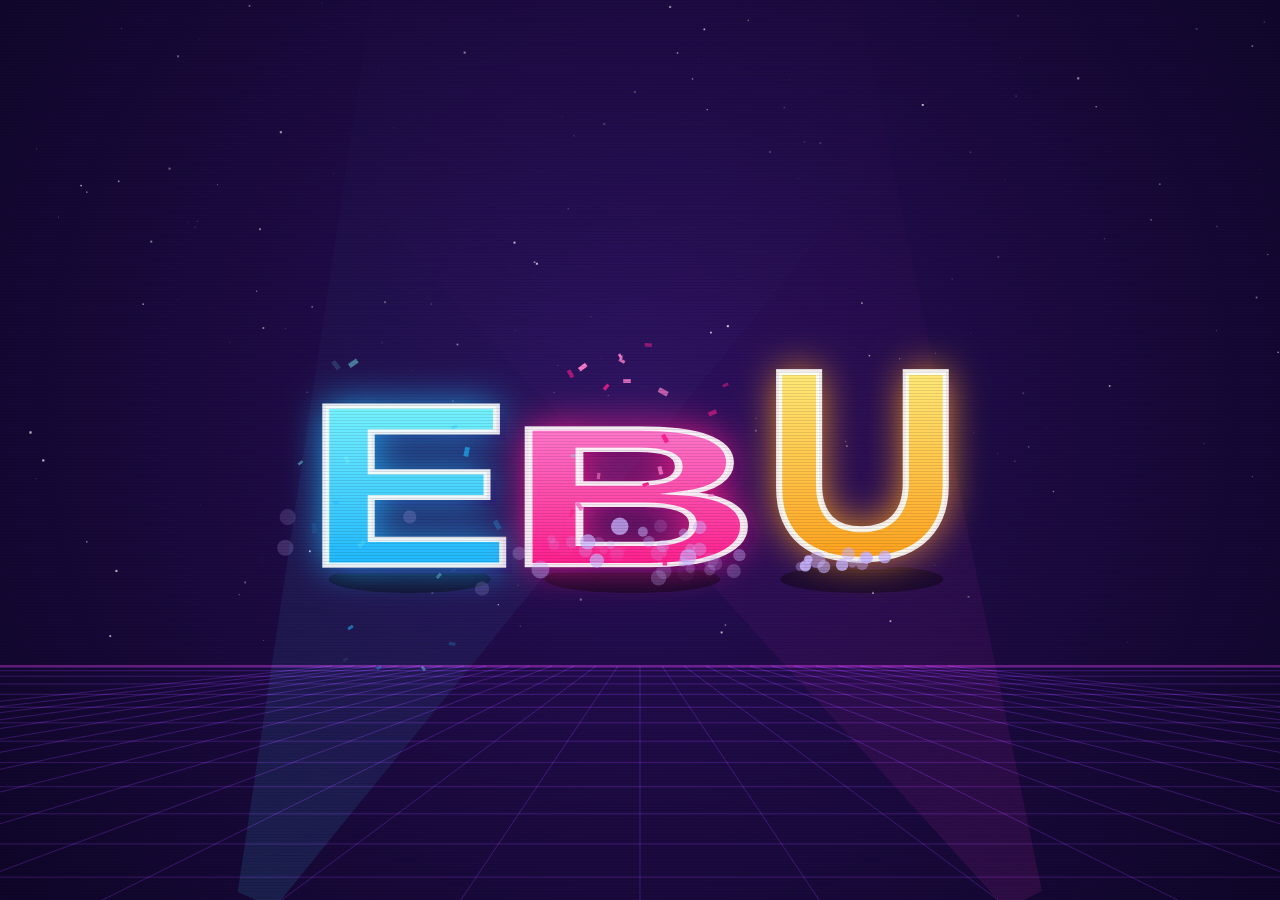
<file: sturmfall/index.html>
<!DOCTYPE html>
<html lang="de">
<head>
<meta charset="utf-8">
<meta name="viewport" content="width=device-width,initial-scale=1">
<title>STURMFALL</title>
<link rel="stylesheet" href="style.css">
</head>
<body class="in-menu">
<canvas id="view"></canvas>

<!-- ======================= TOUCH ======================= -->
<div id="touch">
  <div id="tjoy"><i></i></div>
  <div id="tmenu">
    <button class="tb" data-act="pause" aria-label="Pause">❚❚</button>
    <button class="tb" data-act="map" aria-label="Karte">Karte</button>
    <button class="tb" data-act="emote" aria-label="Tanzen">♪</button>
  </div>
  <div id="tpad">
    <button class="tb" data-act="interact" style="left:68px;top:17px" aria-label="Aufheben">E<small>Nehmen</small></button>
    <button class="tb" data-act="crouch" style="left:17px;top:68px" aria-label="Ducken">⤓<small>Ducken</small></button>
    <button class="tb" data-act="build" style="left:-1px;top:137px" aria-label="Bauen">▦<small>Bauen</small></button>
    <button class="tb" data-act="jump" style="left:137px;top:63px" aria-label="Springen">⤒<small>Sprung</small></button>
    <button class="tb" data-act="reload" style="left:85px;top:85px" aria-label="Nachladen">R<small>Laden</small></button>
    <button class="tb" data-act="aim" style="left:63px;top:137px" aria-label="Zielen">◎<small>Zielen</small></button>
    <button class="tb tb-power" data-act="power" style="left:137px;top:-1px" aria-label="Wurzelkraft">✦<small>Kraft</small></button>
    <button class="tb tb-fire" data-act="fire" style="left:126px;top:126px" aria-label="Schießen">✹<small>Feuer</small></button>
  </div>
  <button id="tdrop" class="tb tb-fire" data-act="jump" hidden>⤓<span>Abspringen</span></button>
</div>
<div id="rotate"><div>↻<p>Dreh dein Gerät ins Querformat</p></div></div>

<!-- ======================= HUD ======================= -->
<div id="hud" class="hidden">
  <div id="stormTint"></div>
  <div id="hurt"></div>
  <div id="scope" class="hidden"><div class="lens"></div></div>
  <div id="compass"></div>
  <div id="topright">
    <div class="mmwrap"><canvas id="minimap" width="200" height="200"></canvas></div>
    <div class="storm"><span id="stormText">Sturm</span> <b id="stormTime"></b></div>
    <div class="counters"><span title="Noch am Leben"><i class="ic ic-alive"></i><b id="alive">0</b></span><span title="Eliminierungen"><i class="ic ic-kill"></i><b id="kills">0</b></span></div>
  </div>
  <div id="stormWarn" class="hidden"></div>
  <div id="killfeed"></div>
  <div id="pickups"></div>
  <div id="banner"></div>
  <div id="killflash"></div>
  <div id="elim"></div>
  <div id="streak"></div>
  <div id="toast"></div>
  <div id="shipHint" class="hidden"></div>
  <div id="spectate" class="hidden"></div>
  <div id="crosshair" data-mode="gun"><i class="t"></i><i class="b"></i><i class="l"></i><i class="r"></i><i class="d"></i><i class="c"></i></div>
  <div id="hitmarker"></div>
  <div id="dmgdir"></div>
  <div id="dmgnums"></div>
  <div id="structHp"><div id="structFill"></div><span></span></div>
  <div id="matgain"></div>
  <div id="prompt" class="hidden"></div>
  <div id="progress" class="hidden"><div id="progressFill"></div><span id="progressText"></span></div>
  <div id="bottomleft">
    <div class="bar shield"><div id="shBar"></div><span id="shText">0</span></div>
    <div class="bar hp"><div id="hpBar"></div><span id="hpText">100</span></div>
  </div>
  <div id="bottomright">
    <div id="buildBar" class="hidden"></div>
    <div class="row">
      <div id="ammoBox" class="hidden"><b id="ammoMag">0</b><span id="ammoRes">0</span><small></small></div>
      <div id="slots"></div>
      <div id="mats"></div>
    </div>
  </div>
  <div id="fps"></div>
  <div id="power" class="hidden"><div class="pwfill"></div><span>DEMIRCI</span><small id="powerKey">K</small></div>
  <div id="bigmap" class="hidden"><div class="mapframe"><canvas width="640" height="640"></canvas><p><span class="mapclose">Karte schließen: <b>M</b> · </span>Gestrichelt: nächste sichere Zone</p></div></div>
  <div id="victory" class="hidden"><div>#1 SIEG!</div></div>
</div>

<!-- ======================= MENÜS ======================= -->
<div id="scr-menu" class="screen hidden">
  <div class="menu-left">
    <h1 class="logo">STURM<span>FALL</span></h1>
    <p class="tag">Abspringen. Looten. Bauen. Überleben.</p>
    <div class="menu-buttons">
      <button class="big primary" data-go="setup">Neues Spiel</button>
      <button id="btnQuick" class="big">Schnellstart</button>
      <button data-go="online" class="big online-btn">Online mit Freunden</button>
      <button data-go="locker">Spind</button>
      <button data-go="settings">Einstellungen</button>
      <button data-go="stats">Statistik</button>
      <button data-go="help">Steuerung &amp; Hilfe</button>
    </div>
    <p class="credit">Designed by <b>EBU</b></p>
    <div class="profile"><b id="menuName">Spieler</b> · <span id="menuOutfit"></span> · <span id="menuWins">0</span> Siege</div>
  </div>
  <p class="footer">Ein eigenständiges Fan-Projekt im Stil von Battle-Royale-Spielen. Alle Namen, Figuren und Inhalte sind selbst erstellt. Designed by Ebu.</p>
</div>

<div id="scr-setup" class="screen hidden">
  <div class="panel">
    <h2>Neues Spiel</h2>
    <div class="form">
      <label>Spielername <input id="setName" maxlength="16"></label>
      <label>Gegner (Bots) <span class="inl"><input id="setBots" type="range" min="1" max="49" step="1"><b id="setBotsVal">24</b></span></label>
      <label>Schwierigkeit <select id="setDiff"><option value="leicht">Leicht</option><option value="normal">Normal</option><option value="schwer">Schwer</option><option value="profi">Profi</option></select></label>
      <label>Start <select id="setStart"><option value="luftschiff">Luftschiff-Absprung</option><option value="boden">Direkt am Boden</option></select></label>
      <label>Sturm-Tempo <select id="setStorm"><option value="langsam">Langsam</option><option value="normal">Normal</option><option value="schnell">Schnell</option><option value="turbo">Turbo</option></select></label>
      <label>Beute-Menge <select id="setLoot"><option value="wenig">Wenig</option><option value="normal">Normal</option><option value="viel">Viel</option></select></label>
      <label>Baumaterial <select id="setMats"><option value="normal">Normal (selbst ernten)</option><option value="viel">Viel (Startbonus)</option><option value="unbegrenzt">Unbegrenzt (Kreativ)</option></select></label>
      <label>Karten-Seed <span class="inl"><input id="setSeed" placeholder="leer = zufällige Insel"><button id="btnRandomSeed" type="button" class="small">🎲</button></span></label>
    </div>
    <div class="actions"><button data-go="menu">Zurück</button><button id="btnStart" class="primary big">Match starten</button></div>
  </div>
</div>

<div id="scr-settings" class="screen hidden">
  <div class="panel wide">
    <h2>Einstellungen</h2>
    <div id="setTabs" class="tabs"></div>
    <div id="setBody" class="setbody"></div>
    <div class="actions"><button id="btnSettingsReset">Standard wiederherstellen</button><button id="btnSettingsBack" class="primary">Fertig</button></div>
  </div>
</div>

<div id="scr-locker" class="screen hidden">
  <div class="panel side">
    <h2>Spind</h2>
    <p class="hint">Wähle dein Outfit. Du kannst die Figur in der Vorschau mit der Maus drehen.</p>
    <div id="outfits"></div>
    <div class="actions"><button id="btnWalk">Laufen</button><button id="btnDance">Tanzen</button><button data-go="menu" class="primary">Fertig</button></div>
  </div>
</div>

<div id="scr-stats" class="screen hidden">
  <div class="panel">
    <h2>Statistik</h2>
    <div id="statsBody" class="stats"></div>
    <div class="actions"><button id="btnResetStats">Zurücksetzen</button><button data-go="menu" class="primary">Zurück</button></div>
  </div>
</div>

<div id="scr-help" class="screen hidden">
  <div class="panel wide">
    <h2>Steuerung &amp; Hilfe</h2>
    <div id="helpBody"></div>
    <div class="actions"><button id="btnHelpBack" class="primary">Zurück</button></div>
  </div>
</div>

<div id="scr-pause" class="screen hidden dim">
  <div class="panel narrow">
    <h2>Pause</h2>
    <div class="menu-buttons">
      <button id="btnResume" class="big primary">Weiter</button>
      <button id="btnPauseSettings">Einstellungen</button>
      <button id="btnPauseHelp">Steuerung &amp; Hilfe</button>
      <button id="btnLeave" class="danger">Match verlassen</button>
    </div>
    <div class="coderow"><input id="secretCode" maxlength="16" placeholder="Geheimcode" autocomplete="off"><button id="btnCode" class="small" type="button">OK</button></div>
  </div>
</div>

<div id="scr-online" class="screen hidden">
  <div class="panel wide">
    <h2>Online spielen</h2>
    <div class="netbar">
      <div class="netstatus"><i id="netDot"></i><span id="netStatusText">Verbinde …</span></div>
      <div class="mycode">Dein Freundes-Code <b id="netMyCode">––––––</b> <button id="btnCopyCode" class="small" type="button">Kopieren</button></div>
    </div>
    <p id="netError" class="neterror hidden"></p>
    <div class="netcols">
      <section>
        <h3>Lobby</h3>
        <p class="hint">Erstelle eine Lobby und lade Freunde ein – oder tritt mit einem Lobby-Code bei.</p>
        <button id="btnCreateLobby" class="primary big" type="button">Lobby erstellen</button>
        <div class="inl joinrow"><input id="joinCode" maxlength="6" placeholder="Lobby-Code" autocomplete="off"><button id="btnJoinCode" class="small" type="button">Beitreten</button></div>
        <label class="namerow">Dein Name <input id="netName" maxlength="16"></label>
      </section>
      <section>
        <h3>Freunde</h3>
        <div class="inl addrow"><input id="friendCode" maxlength="6" placeholder="Freundes-Code" autocomplete="off"><button id="btnAddFriend" class="small" type="button">Hinzufügen</button></div>
        <p id="friendMsg" class="hint"></p>
        <div id="friendList" class="flist"></div>
      </section>
    </div>
    <div class="actions"><button data-go="menu">Zurück</button></div>
  </div>
</div>

<div id="scr-lobby" class="screen hidden">
  <div class="panel wide">
    <h2>Lobby</h2>
    <div class="netbar">
      <div class="mycode">Lobby-Code <b id="lobbyCode">––––––</b> <button id="btnCopyLobby" class="small" type="button">Kopieren</button></div>
      <div class="netstatus"><span id="lobbyCount"></span></div>
    </div>
    <div class="netcols">
      <section>
        <h3>Spieler</h3>
        <div id="lobbyPlayers" class="plist"></div>
        <h3>Freunde einladen</h3>
        <div id="lobbyInvite" class="flist"></div>
      </section>
      <section>
        <h3>Match</h3>
        <div id="lobbySetup" class="form"></div>
        <p id="lobbyWait" class="hint"></p>
      </section>
    </div>
    <div class="actions"><button id="btnLeaveLobby" type="button">Lobby verlassen</button><button id="btnLobbyStart" class="primary big" type="button">Match starten</button></div>
  </div>
</div>
<div id="netnotes"></div>

<div id="scr-end" class="screen hidden dim">
  <div class="panel">
    <h2 id="endTitle">Platz #1</h2>
    <p id="endSub" class="endsub"></p>
    <div id="endStats" class="stats"></div>
    <div class="actions"><button id="btnSpectate">Zuschauen</button><button id="btnEndMenu">Hauptmenü</button><button id="btnToLobby" class="primary big hidden">Zur Lobby</button><button id="btnAgain" class="primary big">Neues Spiel</button></div>
  </div>
</div>

<div id="clicklock" class="hidden"><div>Klicken zum Weiterspielen</div></div>
<div id="intro" class="hidden"><canvas></canvas></div>
<div id="loading"><div class="spinner"></div><p>Lade …</p></div>
<div id="fatal" class="hidden"><h2>Ups!</h2><p>Die 3D-Bibliothek konnte nicht geladen werden.</p></div>

<script src="js/lib/three.min.js"></script>
<script src="js/lib/peerjs.min.js"></script>
<script src="js/util.js"></script>
<script src="js/settings.js"></script>
<script src="js/audio.js"></script>
<script src="js/input.js"></script>
<script src="js/world.js"></script>
<script src="js/items.js"></script>
<script src="js/character.js"></script>
<script src="js/effects.js"></script>
<script src="js/building.js"></script>
<script src="js/storm.js"></script>
<script src="js/actor.js"></script>
<script src="js/bots.js"></script>
<script src="js/hud.js"></script>
<script src="js/touch.js"></script>
<script src="js/intro.js"></script>
<script src="js/game.js"></script>
<script src="js/netgame.js"></script>
<script src="js/power.js"></script>
<script src="js/net.js"></script>
<script src="js/ui.js"></script>
<script src="js/main.js"></script>
</body>
</html>
</file>
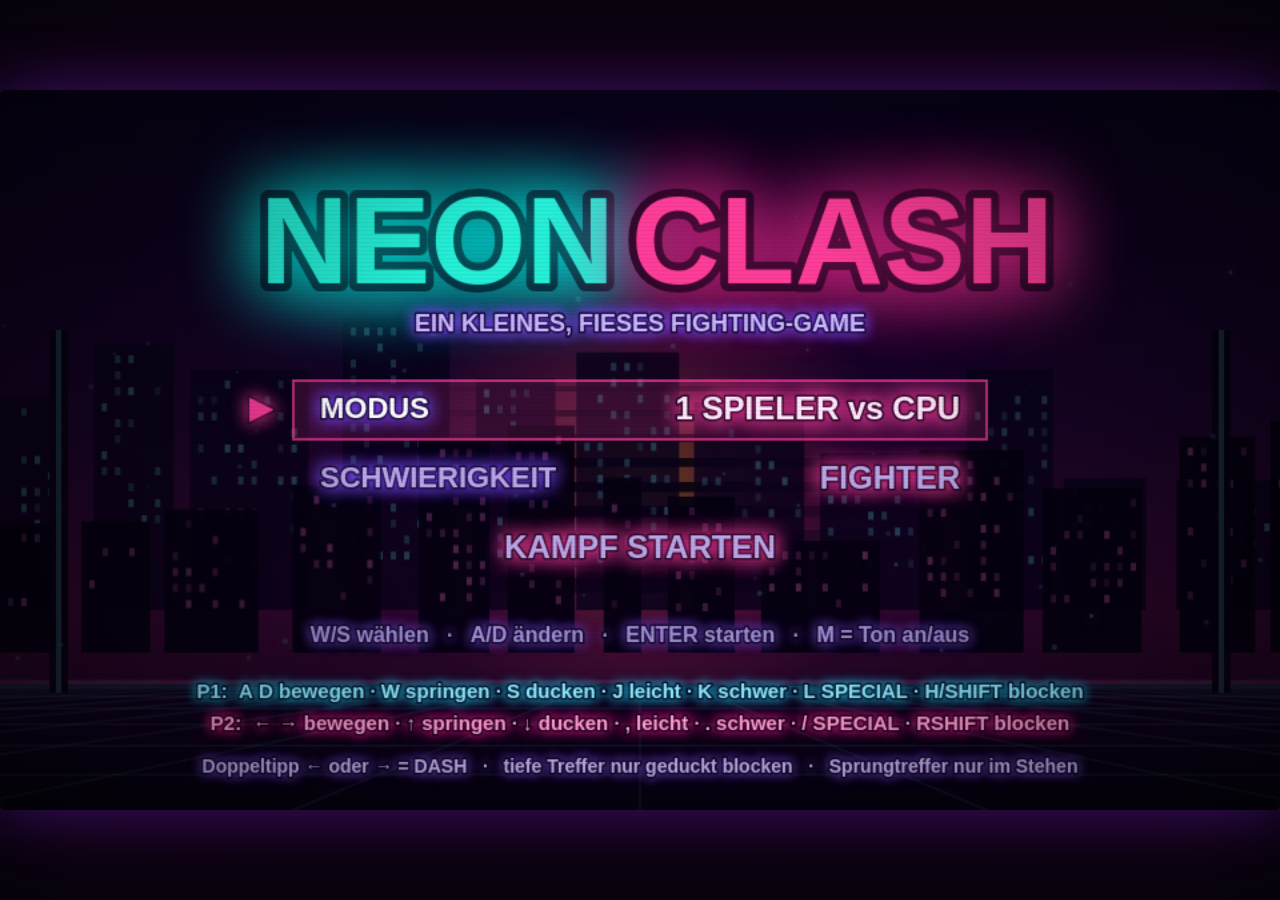
<file: neon-clash.html>
<!DOCTYPE html>
<html lang="de">
<head>
<meta charset="utf-8">
<meta name="viewport" content="width=device-width,initial-scale=1,user-scalable=no,viewport-fit=cover">
<title>NEON CLASH</title>
<style>
  :root{ color-scheme: dark; }
  *{ box-sizing:border-box; -webkit-tap-highlight-color:transparent; }
  html,body{ height:100%; margin:0; background:#05030c; overflow:hidden;
    font-family:"Trebuchet MS",Verdana,system-ui,sans-serif; color:#e8e6ff; }
  #wrap{ position:relative; width:100%; height:100%; display:flex; align-items:center;
    justify-content:center; touch-action:none; }
  #stack{ position:relative; width:min(100vw, calc(100vh * 16 / 9));
    aspect-ratio:16/9; max-height:100vh; }
  canvas{ display:block; width:100%; height:100%; image-rendering:auto;
    border-radius:6px; box-shadow:0 0 60px rgba(120,40,255,.35), 0 0 140px rgba(255,0,140,.15); }
  #touch{ position:absolute; inset:0; display:none; pointer-events:none; }
  #touch.on{ display:block; }
  .pad{ position:absolute; bottom:3%; pointer-events:auto; display:grid; gap:2.2vmin; }
  #padL{ left:2.5%; grid-template-columns:repeat(3,1fr); grid-template-rows:repeat(2,1fr); }
  #padR{ right:2.5%; grid-template-columns:repeat(2,1fr); grid-template-rows:repeat(2,1fr); }
  .btn{ width:11vmin; height:11vmin; border-radius:50%; display:flex; align-items:center;
    justify-content:center; font-size:3.6vmin; font-weight:bold; user-select:none;
    background:rgba(20,10,45,.55); border:2px solid rgba(160,120,255,.55);
    color:#dcd6ff; text-shadow:0 0 8px #a07bff; backdrop-filter:blur(3px); }
  .btn:active,.btn.hit{ background:rgba(255,60,170,.5); border-color:#ff5fc0; }
  .btn.sp{ border-color:rgba(90,230,255,.7); color:#9df; }
  .spacer{ visibility:hidden; }
</style>
</head>
<body>
<div id="wrap">
  <div id="stack">
    <canvas id="game" width="960" height="540"></canvas>
    <div id="touch">
      <div class="pad" id="padL">
        <div class="btn spacer"></div><div class="btn" data-k="up">▲</div><div class="btn spacer"></div>
        <div class="btn" data-k="left">◀</div><div class="btn" data-k="down">▼</div><div class="btn" data-k="right">▶</div>
      </div>
      <div class="pad" id="padR">
        <div class="btn" data-k="light">J</div><div class="btn" data-k="heavy">K</div>
        <div class="btn sp" data-k="block">B</div><div class="btn sp" data-k="special">L</div>
      </div>
    </div>
  </div>
</div>
<script>
"use strict";
(function(){
/* ============================================================
   NEON CLASH  —  ein kleines, fieses 2D-Fighting-Game
   Alles in einer Datei: kein Build, keine Assets, kein Server.
   ============================================================ */

const cv  = document.getElementById('game');
const ctx = cv.getContext('2d');
const W = 960, H = 540;
const GROUND = 452;          // Y der Fuesse am Boden
const WALL_L = 70, WALL_R = W - 70;
const STEP = 1000 / 60;      // feste Simulationsrate

const clamp = (v,a,b) => v < a ? a : v > b ? b : v;
const lerp  = (a,b,t) => a + (b-a) * t;
const rnd   = (a,b) => a + Math.random() * (b-a);
const sign  = v => v < 0 ? -1 : 1;

/* ---------------- Sound: alles synthetisch (WebAudio) --------------- */
const Snd = {
  ac:null, noise:null, muted:false,
  init(){
    if (this.ac) return;
    const AC = window.AudioContext || window.webkitAudioContext;
    if (!AC) return;
    this.ac = new AC();
    const len = this.ac.sampleRate * 0.5;
    this.noise = this.ac.createBuffer(1, len, this.ac.sampleRate);
    const d = this.noise.getChannelData(0);
    for (let i = 0; i < len; i++) d[i] = Math.random() * 2 - 1;
  },
  env(node, vol, atk, dec){
    const g = this.ac.createGain();
    const t = this.ac.currentTime;
    g.gain.setValueAtTime(0.0001, t);
    g.gain.exponentialRampToValueAtTime(vol, t + atk);
    g.gain.exponentialRampToValueAtTime(0.0001, t + atk + dec);
    node.connect(g); g.connect(this.ac.destination);
    return t + atk + dec;
  },
  tone(freq, freq2, vol, dur, type){
    if (!this.ac || this.muted) return;
    const o = this.ac.createOscillator();
    o.type = type || 'sine';
    const t = this.ac.currentTime;
    o.frequency.setValueAtTime(freq, t);
    if (freq2) o.frequency.exponentialRampToValueAtTime(Math.max(20,freq2), t + dur);
    const end = this.env(o, vol, 0.005, dur);
    o.start(t); o.stop(end + 0.05);
  },
  burst(vol, dur, cut, q){
    if (!this.ac || this.muted) return;
    const s = this.ac.createBufferSource(); s.buffer = this.noise;
    const f = this.ac.createBiquadFilter();
    f.type = 'bandpass'; f.frequency.value = cut; f.Q.value = q || 1;
    s.connect(f);
    const end = this.env(f, vol, 0.004, dur);
    s.start(this.ac.currentTime); s.stop(end + 0.05);
  },
  whoosh(){ this.burst(0.10, 0.10, 900, 0.6); },
  light(){ this.burst(0.28, 0.10, 1700, 1.2); this.tone(200, 90, 0.22, 0.10, 'square'); },
  heavy(){ this.burst(0.38, 0.22, 900, 0.8);  this.tone(120, 45, 0.34, 0.22, 'sawtooth'); },
  block(){ this.burst(0.22, 0.07, 3400, 3);   this.tone(520, 380, 0.12, 0.07, 'square'); },
  jump(){  this.tone(330, 620, 0.10, 0.10, 'triangle'); },
  dash(){  this.burst(0.14, 0.16, 1400, 0.7); },
  land(){  this.burst(0.14, 0.09, 260, 0.9); },
  special(){ this.tone(160, 1100, 0.26, 0.45, 'sawtooth'); this.burst(0.26, 0.45, 2000, 0.5); },
  ko(){ this.tone(420, 60, 0.34, 0.9, 'sawtooth'); this.burst(0.3, 0.6, 500, 0.7); },
  ui(){ this.tone(660, 880, 0.14, 0.08, 'square'); },
  bell(){ this.tone(880, 880, 0.16, 0.35, 'triangle'); this.tone(1320, 1320, 0.10, 0.35, 'sine'); }
};

/* --------------------------- Eingabe -------------------------------- */
const Input = {
  down: new Set(), pressed: new Set(),
  isDown(list){ for (const c of list) if (this.down.has(c)) return true; return false; },
  hit(list){ for (const c of list) if (this.pressed.has(c)) return true; return false; },
  press(code){ this.down.add(code); this.pressed.add(code); },
  release(code){ this.down.delete(code); },
  flush(){ this.pressed.clear(); }
};

const CTRL = {
  p1:{ left:['KeyA'], right:['KeyD'], up:['KeyW'], down:['KeyS'],
       light:['KeyJ'], heavy:['KeyK'], special:['KeyL'], block:['ShiftLeft','KeyH'] },
  p2:{ left:['ArrowLeft'], right:['ArrowRight'], up:['ArrowUp'], down:['ArrowDown'],
       light:['Numpad1','Comma'], heavy:['Numpad2','Period'],
       special:['Numpad3','Slash'], block:['ShiftRight','Numpad0'] }
};
const SWALLOW = new Set(['ArrowLeft','ArrowRight','ArrowUp','ArrowDown','Space','KeyW','KeyA','KeyS','KeyD','ShiftLeft','ShiftRight','Slash']);

addEventListener('keydown', e => {
  Snd.init();
  if (SWALLOW.has(e.code)) e.preventDefault();
  if (e.repeat) return;
  if (e.code === 'KeyM'){ Snd.muted = !Snd.muted; }
  Input.press(e.code);
});
addEventListener('keyup', e => Input.release(e.code));
addEventListener('blur', () => { Input.down.clear(); });

// Touch-Steuerung (Handy/Tablet)
const touchLayer = document.getElementById('touch');
if (('ontouchstart' in window) || navigator.maxTouchPoints > 0){
  touchLayer.classList.add('on');
  const mapKey = { left:'KeyA', right:'KeyD', up:'KeyW', down:'KeyS',
                   light:'KeyJ', heavy:'KeyK', special:'KeyL', block:'KeyH' };
  touchLayer.querySelectorAll('.btn[data-k]').forEach(b => {
    const code = mapKey[b.dataset.k];
    const on  = e => { e.preventDefault(); Snd.init(); Input.press(code); b.classList.add('hit');
                       if (Game.state !== 'fight') Input.press('Enter'); };
    const off = e => { e.preventDefault(); Input.release(code); b.classList.remove('hit'); };
    b.addEventListener('touchstart', on, {passive:false});
    b.addEventListener('touchend', off, {passive:false});
    b.addEventListener('touchcancel', off, {passive:false});
  });
}
cv.addEventListener('pointerdown', () => { Snd.init(); if (Game.state !== 'fight') Input.press('Enter'); });

/* ------------------------- Move-Daten -------------------------------
   Frame-Daten wie im echten Fighter: startup / active / recovery.
   level: 'high'  -> blockbar im Stehen UND in der Hocke
          'low'   -> nur in der Hocke blockbar
          'over'  -> nur im Stehen blockbar (Sprungangriff)
   -------------------------------------------------------------------- */
const MOVES = {
  light:  { name:'Jab',        startup:4,  active:3,  recovery:9,  dmg:6,  hitstun:14, blockstun:8,
            push:3.0, reach:66,  hy:-78, hh:26, level:'high',  sfx:'light',  shift:2 },
  heavy:  { name:'Smash',      startup:10, active:4,  recovery:20, dmg:13, hitstun:21, blockstun:12,
            push:7.0, reach:82,  hy:-70, hh:30, level:'high',  sfx:'heavy',  shift:6 },
  low:    { name:'Sweep',      startup:8,  active:4,  recovery:17, dmg:9,  hitstun:18, blockstun:10,
            push:4.0, reach:80,  hy:-24, hh:26, level:'low',   sfx:'heavy',  shift:4, crouch:true, trip:true },
  air:    { name:'Dive Kick',  startup:5,  active:10, recovery:8,  dmg:10, hitstun:17, blockstun:9,
            push:3.5, reach:62,  hy:-46, hh:40, level:'over',  sfx:'light',  shift:0, airOnly:true },
  special:{ name:'NEON WAVE',  startup:12, active:11, recovery:26, dmg:26, hitstun:28, blockstun:18,
            push:15,  reach:178, hy:-76, hh:74, level:'high',  sfx:'special', shift:3, cost:50, launch:-10 }
};

const PALETTE = [
  { body:'#25f0d8', glow:'#66fff0', trim:'#0af', name:'VOLT'  },
  { body:'#ff3d9a', glow:'#ff8ec9', trim:'#f70', name:'RAZOR' }
];

/* --------------------------- Fighter -------------------------------- */
class Fighter {
  constructor(idx, x, dir, human){
    this.idx = idx; this.col = PALETTE[idx];
    this.human = human;
    this.startX = x; this.startDir = dir;
    this.ctrl = idx === 0 ? CTRL.p1 : CTRL.p2;
    this.ai = { plan:'wait', t:0, skill:0.5, aggro:0.5, cool:0 };
    this.wins = 0;
    this.reset();
  }
  reset(){
    this.x = this.startX; this.y = GROUND; this.vx = 0; this.vy = 0;
    this.dir = this.startDir;
    this.hp = 100; this.meter = 0;
    this.state = 'idle';
    this.atk = null;
    this.hitstun = 0; this.blockstun = 0; this.stunTimer = 0;
    this.dash = 0; this.dashCd = 0; this.tap = { dir:0, t:-99 };
    this.combo = 0; this.comboTimer = 0; this.lastComboShown = 0;
    this.animT = 0; this.lean = 0; this.shiftX = 0;
    this.blocking = false; this.crouching = false;
    this.down = false; this.getup = 0;
    this.flash = 0; this.ghosts = [];
    this.intent = {};
  }
  get airborne(){ return this.y < GROUND - 0.5; }
  get busy(){ return this.state === 'attack' || this.hitstun > 0 || this.blockstun > 0 || this.down; }

  hurtBox(){
    const low = this.crouching || (this.atk && this.atk.def.crouch) || this.down;
    const h = this.down ? 46 : low ? 76 : 112;
    return { x:this.x - 21, y:this.y - h, w:42, h:h };
  }
  atkBox(){
    if (!this.atk) return null;
    const d = this.atk.def;
    if (this.atk.frame < d.startup || this.atk.frame >= d.startup + d.active) return null;
    if (this.atk.used) return null;
    const x1 = this.x + this.dir * 14, x2 = this.x + this.dir * d.reach;
    return { x:Math.min(x1,x2), y:this.y + d.hy - d.hh/2, w:Math.abs(x2-x1), h:d.hh };
  }

  startAttack(key){
    const d = MOVES[key];
    if (d.cost && this.meter < d.cost) return false;
    if (d.cost) this.meter -= d.cost;
    this.atk = { key, def:d, frame:0, used:false };
    this.state = 'attack';
    this.crouching = !!d.crouch;
    if (key === 'special'){ Snd.special(); shake(6); } else Snd.whoosh();
    return true;
  }

  hurt(dmg, def, from){
    const scale = Math.max(0.32, 1 - from.combo * 0.11);
    const real = Math.max(1, Math.round(dmg * scale));
    this.hp = Math.max(0, this.hp - real);
    this.hitstun = def.hitstun; this.stunTimer = def.hitstun;
    this.blockstun = 0;
    this.state = 'hit';
    this.atk = null;
    this.vx = -this.dir * def.push * (0.75 + from.combo * 0.14);
    this.flash = 6;
    this.meter = clamp(this.meter + real * 0.45, 0, 100);
    from.meter = clamp(from.meter + real * 0.75, 0, 100);
    if (def.launch || this.airborne){
      this.vy = def.launch || -6;
      this.down = true; this.getup = 0;
    }
    if (def.trip && Math.random() < 0.5){ this.down = true; this.vy = -5; }
    return real;
  }
}

/* ------------------------- Partikel & Kamera ------------------------- */
const parts = [];
let shakeAmt = 0, hitstop = 0, slowmo = 0, flashScreen = 0;

function shake(v){ shakeAmt = Math.min(26, shakeAmt + v); }
function spark(x, y, n, col, spd, life){
  for (let i = 0; i < n; i++){
    const a = rnd(0, Math.PI * 2), s = rnd(spd * 0.3, spd);
    parts.push({ x, y, vx:Math.cos(a)*s, vy:Math.sin(a)*s - 1, r:rnd(1.6,3.6),
                 life:life||rnd(16,34), max:life||30, col, g:0.22 });
  }
}
function dust(x, y, n, dir){
  for (let i = 0; i < n; i++)
    parts.push({ x:x + rnd(-8,8), y, vx:rnd(-1.6,1.6) + (dir||0)*1.6, vy:rnd(-2.4,-0.4),
                 r:rnd(2,5), life:rnd(18,32), max:32, col:'#8c7bd6', g:0.08 });
}
function ring(x, y, col){ parts.push({ ring:true, x, y, r:5, life:15, max:15, col, g:0 }); }

function updateParts(){
  for (let i = parts.length - 1; i >= 0; i--){
    const p = parts[i];
    p.life--;
    if (p.ring){ p.r += 3.4; }
    else { p.x += p.vx; p.y += p.vy; p.vy += p.g; p.vx *= 0.96; }
    if (p.life <= 0) parts.splice(i,1);
  }
  if (shakeAmt > 0) shakeAmt *= 0.86;
  if (shakeAmt < 0.2) shakeAmt = 0;
  if (flashScreen > 0) flashScreen--;
}

/* --------------------------- Treffer-Logik --------------------------- */
function boxHit(a, b){
  return a.x < b.x + b.w && a.x + a.w > b.x && a.y < b.y + b.h && a.y + a.h > b.y;
}

function canBlock(def, mv){
  if (def.airborne || def.down) return false;
  if (!def.blocking) return false;
  if (def.state === 'attack' || def.hitstun > 0) return false;
  if (mv.level === 'low')  return def.crouching;
  if (mv.level === 'over') return !def.crouching;
  return true;
}

function resolveHits(a, b){
  const box = a.atkBox();
  if (!box) return;
  if (b.down && b.getup > 0) return;   // liegt am Boden -> unverwundbar
  if (!boxHit(box, b.hurtBox())) return;
  a.atk.used = true;
  const d = a.atk.def;
  const cx = a.x + a.dir * (d.reach * 0.75);
  const cy = a.y + d.hy;

  if (canBlock(b, d)){
    b.blockstun = d.blockstun;
    b.state = 'block';
    const chip = Math.max(1, Math.round(d.dmg * 0.14));
    b.hp = Math.max(0, b.hp - chip);
    b.vx = -b.dir * d.push * 0.55;
    a.vx = a.dir * -1.4;
    a.meter = clamp(a.meter + 3, 0, 100);
    b.meter = clamp(b.meter + 6, 0, 100);
    Snd.block(); shake(3 + d.push * 0.2); hitstop = 4;
    spark(cx, cy, 8, '#9fe8ff', 4, 18); ring(cx, cy, '#7fd8ff');
    if (b.hp <= 0) koCheck(b, a);
    return;
  }

  const real = b.hurt(d.dmg, d, a);
  a.combo++; a.comboTimer = 70; a.lastComboShown = a.combo;
  if (d.sfx === 'special'){ Snd.ko(); hitstop = 14; shake(18); flashScreen = 6; }
  else if (d.sfx === 'heavy'){ Snd.heavy(); hitstop = 9; shake(10); }
  else { Snd.light(); hitstop = 5; shake(5); }
  spark(cx, cy, d.dmg > 12 ? 22 : 12, a.col.glow, d.dmg > 12 ? 8 : 5);
  spark(cx, cy, 6, '#ffffff', 6, 14);
  ring(cx, cy, a.col.glow);
  if (b.hp <= 0) koCheck(b, a);
}

function koCheck(loser, winner){
  if (Game.state !== 'fight') return;
  loser.down = true; loser.state = 'hit';
  loser.hitstun = 999; loser.vy = -9; loser.vx = -loser.dir * 6;
  Game.state = 'ko'; Game.stateT = 0;
  Game.roundWinner = winner;
  hitstop = 18; slowmo = 96; shake(22); flashScreen = 8;
  Snd.ko();
  spark(loser.x, loser.y - 60, 40, loser.col.glow, 9, 46);
}

/* ------------------------ Absichten einsammeln ----------------------- */
function humanIntent(f){
  const c = f.ctrl;
  return {
    left:    Input.isDown(c.left),
    right:   Input.isDown(c.right),
    up:      Input.hit(c.up),
    down:    Input.isDown(c.down),
    block:   Input.isDown(c.block),
    light:   Input.hit(c.light),
    heavy:   Input.hit(c.heavy),
    special: Input.hit(c.special),
    tapL:    Input.hit(c.left),
    tapR:    Input.hit(c.right)
  };
}

function aiIntent(f, o){
  const ai = f.ai;
  const inp = { left:false,right:false,up:false,down:false,block:false,
                light:false,heavy:false,special:false,tapL:false,tapR:false };
  const dx = o.x - f.x, dist = Math.abs(dx), toward = sign(dx);
  if (ai.cool > 0) ai.cool--;
  ai.t--;

  // Reaktion auf eingehende Angriffe
  if (o.state === 'attack' && !o.atk.used){
    const d = o.atk.def;
    const inRange = dist < d.reach + 26;
    const left = d.startup - o.atk.frame;
    if (inRange && left >= 0 && left < 7 && Math.random() < ai.skill){
      ai.plan = (d.level === 'low') ? 'blockLow' : 'blockHigh';
      ai.t = d.startup + d.active + 4;
    }
  }

  if (ai.t <= 0){
    const r = Math.random();
    if (dist > 300)      ai.plan = r < 0.72 ? 'approach' : (r < 0.9 ? 'dashIn' : 'wait');
    else if (dist > 150) ai.plan = r < (0.55 + ai.aggro * 0.3) ? 'approach'
                                 : (r < 0.8 ? 'dashIn' : (r < 0.92 ? 'jumpIn' : 'wait'));
    else if (dist > 95)  ai.plan = r < ai.aggro ? 'approach' : (r < 0.75 ? 'poke' : 'blockHigh');
    else                 ai.plan = r < 0.30 ? 'poke' : r < 0.52 ? 'smash'
                                 : r < 0.68 ? 'sweep' : r < 0.82 ? 'blockHigh'
                                 : r < 0.92 ? 'retreat' : 'jumpIn';
    if (f.meter >= 50 && dist < MOVES.special.reach - 30 && Math.random() < 0.22 + ai.aggro * 0.25)
      ai.plan = 'super';
    ai.t = 14 + Math.floor(rnd(0, 26));
  }

  switch (ai.plan){
    case 'approach': if (toward > 0) inp.right = true; else inp.left = true; break;
    case 'retreat':  if (toward > 0) inp.left = true;  else inp.right = true; break;
    case 'dashIn':
      if (toward > 0){ inp.right = true; inp.tapR = true; } else { inp.left = true; inp.tapL = true; }
      ai.plan = 'approach'; ai.t = 14; break;
    case 'jumpIn':
      inp.up = true; if (toward > 0) inp.right = true; else inp.left = true;
      ai.plan = 'airAtk'; ai.t = 22; break;
    case 'airAtk':
      if (toward > 0) inp.right = true; else inp.left = true;
      if (f.airborne && dist < 110) inp.light = true;
      break;
    case 'blockHigh': inp.block = true; break;
    case 'blockLow':  inp.block = true; inp.down = true; break;
    case 'poke':  if (dist < MOVES.light.reach + 12 && ai.cool <= 0){ inp.light = true; ai.cool = 6; }
                  else if (toward > 0) inp.right = true; else inp.left = true; break;
    case 'smash': if (dist < MOVES.heavy.reach + 6 && ai.cool <= 0){ inp.heavy = true; ai.cool = 16; }
                  else if (toward > 0) inp.right = true; else inp.left = true; break;
    case 'sweep': if (dist < MOVES.low.reach && ai.cool <= 0){ inp.down = true; inp.heavy = true; ai.cool = 14; }
                  else { inp.down = true; if (toward > 0) inp.right = true; else inp.left = true; } break;
    case 'super': inp.special = true; ai.plan = 'poke'; ai.t = 20; break;
    default: break;
  }
  return inp;
}

/* ----------------------- Fighter-Update ------------------------------ */
function updateFighter(f, o, tick){
  const inp = f.human ? humanIntent(f) : aiIntent(f, o);
  f.intent = inp;
  f.animT++;
  if (f.dashCd > 0) f.dashCd--;
  if (f.comboTimer > 0){ f.comboTimer--; if (f.comboTimer === 0) f.combo = 0; }
  if (f.flash > 0) f.flash--;

  // Blickrichtung (nicht mitten im Angriff drehen)
  if (!f.busy && Math.abs(o.x - f.x) > 8) f.dir = sign(o.x - f.x);

  const frozen = Game.state !== 'fight';

  /* --- Niederschlag / Aufstehen --- */
  if (f.down){
    f.vy += 0.62; f.y += f.vy; f.x += f.vx; f.vx *= 0.9;
    if (f.y >= GROUND){
      f.y = GROUND; f.vy = 0; f.vx *= 0.6;
      if (f.getup === 0){ dust(f.x, GROUND, 12, 0); Snd.land(); }
      f.getup++;
      if (f.getup > 46 && f.hp > 0){ f.down = false; f.getup = 0; f.hitstun = 0; f.state = 'idle'; }
    }
    f.x = clamp(f.x, WALL_L, WALL_R);
    return;
  }

  /* --- Hitstun / Blockstun --- */
  if (f.hitstun > 0){
    f.hitstun--;
    f.x += f.vx; f.vx *= 0.86;
    if (f.airborne){ f.vy += 0.62; f.y = Math.min(GROUND, f.y + f.vy); }
    f.state = 'hit';
    f.x = clamp(f.x, WALL_L, WALL_R);
    if (f.hitstun === 0) f.state = 'idle';
    return;
  }
  if (f.blockstun > 0){
    f.blockstun--;
    f.x += f.vx; f.vx *= 0.8;
    f.state = 'block';
    f.blocking = true;
    f.crouching = f.crouching && inp.down;
    f.x = clamp(f.x, WALL_L, WALL_R);
    return;
  }

  /* --- Aktiver Angriff --- */
  if (f.state === 'attack'){
    const d = f.atk.def;
    f.atk.frame++;
    if (f.atk.frame < d.startup + d.active && !f.airborne)
      f.x += f.dir * (d.shift * 0.18);
    if (f.airborne){ f.vy += 0.62; f.y += f.vy; f.x += f.vx; }
    if (f.y >= GROUND && f.vy > 0){
      f.y = GROUND; f.vy = 0; f.vx = 0;
      if (d.airOnly) f.atk.frame = Math.max(f.atk.frame, d.startup + d.active); // Landung bricht ab
      dust(f.x, GROUND, 5, 0);
    }
    if (f.atk.frame >= d.startup + d.active + d.recovery){
      f.atk = null; f.state = 'idle'; f.crouching = false;
    }
    f.x = clamp(f.x, WALL_L, WALL_R);
    return;
  }

  if (frozen){
    f.vx = 0;
    if (f.airborne){
      f.vy += 0.62; f.y = Math.min(GROUND, f.y + f.vy);
      if (f.y >= GROUND) f.vy = 0;
    }
    f.state = f.airborne ? 'jump' : 'idle';
    return;
  }

  /* --- Freie Bewegung --- */
  f.blocking = inp.block && !f.airborne;
  f.crouching = inp.down && !f.airborne && !f.dash;

  // Dash per Doppeltipp
  if (!f.airborne && f.dashCd <= 0 && !f.crouching){
    const tapDir = inp.tapR ? 1 : inp.tapL ? -1 : 0;
    if (tapDir !== 0){
      if (f.tap.dir === tapDir && tick - f.tap.t < 16){
        f.dash = 13; f.dashCd = 34; f.vx = tapDir * 8.6;
        f.tap.t = -99; Snd.dash(); dust(f.x, GROUND, 8, -tapDir);
      } else { f.tap.dir = tapDir; f.tap.t = tick; }
    }
  }

  // Angriffe starten
  if (!f.blocking){
    if (inp.special && f.meter >= MOVES.special.cost && !f.airborne){ f.startAttack('special'); return; }
    if (f.airborne && (inp.light || inp.heavy)){ f.startAttack('air'); return; }
    if (!f.airborne && inp.heavy){ f.startAttack(f.crouching ? 'low' : 'heavy'); return; }
    if (!f.airborne && inp.light){ f.startAttack('light'); return; }
  }

  // Sprung
  if (inp.up && !f.airborne && !f.crouching && !f.blocking){
    f.vy = -14.2; f.y -= 1; Snd.jump(); dust(f.x, GROUND, 6, 0);
  }

  // Horizontale Bewegung
  if (f.dash > 0){
    f.dash--;
    f.x += f.vx; f.vx *= 0.88;
    f.ghosts.push({ x:f.x, y:f.y, dir:f.dir, life:10, pose:'dash' });
  } else if (!f.crouching && !f.blocking){
    const fwd = f.dir;
    let mv = 0;
    if (inp.left)  mv -= 1;
    if (inp.right) mv += 1;
    const spd = (mv === fwd) ? 3.3 : 2.7;
    f.vx = mv * spd * (f.airborne ? 0.72 : 1);
    f.x += f.vx;
  } else {
    f.vx *= 0.7; f.x += f.vx;
  }

  // Schwerkraft
  if (f.airborne || f.vy < 0){
    f.vy += 0.62; f.y += f.vy;
    if (f.y >= GROUND){ f.y = GROUND; f.vy = 0; Snd.land(); dust(f.x, GROUND, 7, 0); }
  }

  f.x = clamp(f.x, WALL_L, WALL_R);

  // Zustand fuer Animation
  if (f.airborne) f.state = 'jump';
  else if (f.dash > 0) f.state = 'dash';
  else if (f.blocking) f.state = 'block';
  else if (f.crouching) f.state = 'crouch';
  else if (Math.abs(f.vx) > 0.4) f.state = 'walk';
  else f.state = 'idle';

  for (let i = f.ghosts.length - 1; i >= 0; i--)
    if (--f.ghosts[i].life <= 0) f.ghosts.splice(i,1);
}

function separate(a, b){
  const dx = b.x - a.x, min = 44;
  if (Math.abs(dx) < min && Math.abs(a.y - b.y) < 70){
    const push = (min - Math.abs(dx)) / 2 * (dx === 0 ? 1 : sign(dx));
    a.x -= push; b.x += push;
    a.x = clamp(a.x, WALL_L, WALL_R); b.x = clamp(b.x, WALL_L, WALL_R);
  }
}

/* --------------------------- Spielablauf ----------------------------- */
const DIFFS = [
  { name:'ROOKIE',  skill:0.30, aggro:0.42 },
  { name:'FIGHTER', skill:0.52, aggro:0.62 },
  { name:'LEGEND',  skill:0.78, aggro:0.86 }
];

const Game = {
  state:'menu',          // menu | intro | fight | ko | roundend | matchend
  stateT:0,
  menuSel:0, diff:1, mode:0,   // mode 0 = 1P vs CPU, 1 = 2 Spieler
  round:1, timer:60 * 60,
  roundWinner:null, matchWinner:null,
  banner:'', bannerT:0, bannerSub:'',
  tick:0
};

const P1 = new Fighter(0, 300, 1, true);
const P2 = new Fighter(1, 660, -1, false);
const F = [P1, P2];

function say(text, sub, time){ Game.banner = text; Game.bannerSub = sub || ''; Game.bannerT = time || 90; }

function startMatch(){
  P1.wins = 0; P2.wins = 0;
  P2.human = Game.mode === 1;
  const d = DIFFS[Game.diff];
  P2.ai.skill = d.skill; P2.ai.aggro = d.aggro;
  Game.round = 1;
  startRound();
}

function startRound(){
  F.forEach(f => f.reset());
  parts.length = 0;
  Game.timer = 60 * 60;
  Game.state = 'intro'; Game.stateT = 0;
  Game.roundWinner = null;
  say('ROUND ' + Game.round, '', 70);
  Snd.bell();
  // CPU wird pro Runde etwas boesartiger
  if (!P2.human){
    const d = DIFFS[Game.diff];
    P2.ai.skill = clamp(d.skill + (Game.round - 1) * 0.08, 0, 0.95);
    P2.ai.aggro = clamp(d.aggro + (Game.round - 1) * 0.07, 0, 1);
  }
}

function endRound(winner, byTime){
  Game.state = 'roundend'; Game.stateT = 0;
  if (winner){
    winner.wins++;
    const perfect = winner.hp >= 100;
    say(byTime ? 'TIME UP' : perfect ? 'PERFECT!' : 'K.O.',
        winner.human && Game.mode === 0 ? 'DU GEWINNST DIE RUNDE'
        : (Game.mode === 1 ? (winner === P1 ? 'SPIELER 1' : 'SPIELER 2') + ' GEWINNT DIE RUNDE'
                           : 'CPU GEWINNT DIE RUNDE'), 120);
  } else {
    say('TIME UP', 'UNENTSCHIEDEN', 120);
  }
}

function updateGame(){
  Game.tick++;

  switch (Game.state){
    case 'menu': {
      if (Input.hit(['ArrowUp','KeyW'])){ Game.menuSel = (Game.menuSel + 2) % 3; Snd.ui(); }
      if (Input.hit(['ArrowDown','KeyS'])){ Game.menuSel = (Game.menuSel + 1) % 3; Snd.ui(); }
      const dec = Input.hit(['ArrowLeft','KeyA']) ? -1 : Input.hit(['ArrowRight','KeyD']) ? 1 : 0;
      if (dec){
        if (Game.menuSel === 0) Game.mode = (Game.mode + 2 + dec) % 2;
        if (Game.menuSel === 1) Game.diff = clamp(Game.diff + dec, 0, 2);
        Snd.ui();
      }
      if (Input.hit(['Enter','Space','NumpadEnter'])){
        Snd.bell();
        if (Game.menuSel === 2){ Game.menuSel = 0; }
        startMatch();
      }
      break;
    }
    case 'intro': {
      Game.stateT++;
      F.forEach(f => { f.animT++; });
      if (Game.stateT === 72) say('FIGHT!', '', 45);
      if (Game.stateT > 110){ Game.state = 'fight'; Game.stateT = 0; Snd.bell(); }
      break;
    }
    case 'fight': {
      updateFighter(P1, P2, Game.tick);
      updateFighter(P2, P1, Game.tick);
      separate(P1, P2);
      resolveHits(P1, P2);
      resolveHits(P2, P1);
      Game.timer--;
      if (Game.timer <= 0){
        Game.timer = 0;
        if (P1.hp === P2.hp) endRound(null);
        else endRound(P1.hp > P2.hp ? P1 : P2, true);
      }
      break;
    }
    case 'ko': {
      Game.stateT++;
      updateFighter(P1, P2, Game.tick);
      updateFighter(P2, P1, Game.tick);
      separate(P1, P2);
      if (Game.stateT > 70){ slowmo = 0; endRound(Game.roundWinner); }
      break;
    }
    case 'roundend': {
      Game.stateT++;
      F.forEach(f => { if (f.hp > 0 && !f.down) f.state = 'idle'; f.animT++; });
      if (Game.stateT > 130){
        if (P1.wins >= 2 || P2.wins >= 2 || Game.round >= 5){
          Game.matchWinner = P1.wins >= P2.wins ? P1 : P2;
          Game.state = 'matchend'; Game.stateT = 0;
          const won = Game.matchWinner === P1;
          if (Game.mode === 0) say(won ? 'YOU WIN' : 'YOU LOSE',
                                   won ? 'PERFEKT GEKAEMPFT' : 'NOCHMAL VERSUCHEN', 999);
          else say('SPIELER ' + (won ? '1' : '2') + ' GEWINNT', '', 999);
          Snd.bell();
        } else {
          Game.round++;
          startRound();
        }
      }
      break;
    }
    case 'matchend': {
      Game.stateT++;
      F.forEach(f => f.animT++);
      if (Game.stateT > 60 && Input.hit(['Enter','Space','NumpadEnter','KeyJ'])){
        Game.state = 'menu'; Game.stateT = 0; Game.banner = ''; Snd.ui();
      }
      break;
    }
  }
  if (Game.bannerT > 0) Game.bannerT--;
}

/* ============================ RENDERING ============================== */

/* Hintergrund einmal vorrendern */
const bg = document.createElement('canvas');
bg.width = W; bg.height = H;
(function buildBG(){
  const b = bg.getContext('2d');
  const sky = b.createLinearGradient(0,0,0,H);
  sky.addColorStop(0,'#10032c'); sky.addColorStop(0.45,'#3a0a55');
  sky.addColorStop(0.72,'#7a1163'); sky.addColorStop(1,'#1a0326');
  b.fillStyle = sky; b.fillRect(0,0,W,H);

  // Neon-Sonne
  const sun = b.createRadialGradient(480,300,20,480,300,190);
  sun.addColorStop(0,'rgba(255,150,60,.95)'); sun.addColorStop(0.55,'rgba(255,60,140,.42)');
  sun.addColorStop(1,'rgba(255,60,140,0)');
  b.fillStyle = sun; b.beginPath(); b.arc(480,300,190,0,7); b.fill();
  b.globalCompositeOperation = 'destination-out';
  for (let i = 0; i < 9; i++){ b.fillRect(300, 222 + i*18, 360, 4 + i*0.9); }
  b.globalCompositeOperation = 'source-over';

  // ferne Skyline
  for (let layer = 0; layer < 2; layer++){
    const base = layer === 0 ? 360 : 392;
    b.fillStyle = layer === 0 ? 'rgba(22,4,48,.86)' : 'rgba(10,2,26,.95)';
    let x = -20;
    while (x < W + 40){
      const w = 28 + Math.random()*62, h = 50 + Math.random()*(layer===0?140:96);
      b.fillRect(x, base-h, w, h+30);
      // Fensterlichter
      const c = layer === 0 ? 'rgba(120,220,255,' : 'rgba(255,120,220,';
      for (let yy = base-h+8; yy < base-6; yy += 12)
        for (let xx = x+6; xx < x+w-6; xx += 10)
          if (Math.random() < 0.33){ b.fillStyle = c + (0.25+Math.random()*0.5) + ')'; b.fillRect(xx,yy,4,6); }
      b.fillStyle = layer === 0 ? 'rgba(22,4,48,.86)' : 'rgba(10,2,26,.95)';
      x += w + 8 + Math.random()*22;
    }
  }

  // Boden
  const fl = b.createLinearGradient(0,GROUND-8,0,H);
  fl.addColorStop(0,'#2a0640'); fl.addColorStop(1,'#08020f');
  b.fillStyle = fl; b.fillRect(0, GROUND-8, W, H-GROUND+8);
  b.strokeStyle = 'rgba(255,70,180,.55)'; b.lineWidth = 3;
  b.beginPath(); b.moveTo(0,GROUND-8); b.lineTo(W,GROUND-8); b.stroke();
  b.strokeStyle = 'rgba(110,230,255,.20)'; b.lineWidth = 1.5;
  for (let i = -14; i <= 14; i++){
    b.beginPath(); b.moveTo(480 + i*30, GROUND-8); b.lineTo(480 + i*260, H); b.stroke();
  }
  let y = GROUND - 4, gap = 5;
  while (y < H){ b.beginPath(); b.moveTo(0,y); b.lineTo(W,y); b.stroke(); gap *= 1.34; y += gap; }

  // Arena-Pfosten
  [WALL_L-26, WALL_R+26].forEach(px => {
    b.fillStyle = 'rgba(10,2,26,.9)'; b.fillRect(px-7, 180, 14, GROUND-180);
    b.fillStyle = 'rgba(120,230,255,.5)'; b.fillRect(px-2, 180, 4, GROUND-180);
  });
})();

const motes = Array.from({length:46}, () => ({
  x:rnd(0,W), y:rnd(80,GROUND), s:rnd(0.3,1.3), r:rnd(0.6,2.2), a:rnd(0.15,0.6)
}));

/* ------------------------- Pose-Berechnung --------------------------- */
function pt(b, ang, len){ return { x:b.x + Math.cos(ang)*len, y:b.y + Math.sin(ang)*len }; }

function atkRamp(a){
  const d = a.def, fr = a.frame;
  if (fr < d.startup) return { w: fr / Math.max(1,d.startup), e: 0 };
  if (fr < d.startup + d.active) return { w:0, e:1 };
  const r = (fr - d.startup - d.active) / Math.max(1,d.recovery);
  return { w:0, e: Math.max(0, 1 - r*1.6) };
}

function pose(f){
  const t = f.animT;
  let hipY = -58, shY = -86, headY = -103, headR = 13, sx = 0, rot = 0;
  let aFu = 1.00, aFl = -0.90, aBu = 1.28, aBl = -1.05;
  let lFu = 1.42, lFl = 1.60, lBu = 1.74, lBl = 1.50;
  const st = f.state;
  const bob = Math.sin(t * 0.09) * 1.8;

  if (st === 'idle' || st === 'block'){
    hipY += bob; shY += bob * 1.25; headY += bob * 1.25;
  }
  if (st === 'walk'){
    const p = Math.sin(t * 0.25), q = Math.cos(t * 0.25);
    lFu = 1.42 + p * 0.46; lFl = 1.60 + Math.max(0, q) * 0.4;
    lBu = 1.74 - p * 0.46; lBl = 1.50 + Math.max(0, -q) * 0.4;
    aFu = 1.00 + p * 0.16; aBu = 1.28 - p * 0.16;
    hipY += Math.abs(p) * 2.2; shY += Math.abs(p) * 2.2; headY += Math.abs(p) * 2.2;
  }
  if (st === 'block'){
    aFu = 0.30; aFl = -1.15; aBu = 0.52; aBl = -1.25; sx = -3;
  }
  if (st === 'crouch'){
    hipY = -34; shY = -62; headY = -78; headR = 12;
    lFu = 0.42; lFl = 2.35; lBu = 0.95; lBl = 2.55;
    aFu = 0.55; aFl = -0.95; aBu = 0.85; aBl = -1.05;
  }
  if (st === 'jump'){
    lFu = 0.95; lFl = 1.95; lBu = 1.45; lBl = 2.30;
    aFu = 0.55; aFl = -1.30; aBu = 1.55; aBl = -1.5;
    hipY -= 4;
  }
  if (st === 'dash'){
    rot = 0.20; lFu = 1.05; lFl = 1.35; lBu = 2.05; lBl = 1.85;
    aFu = 0.65; aFl = -0.55; aBu = 2.05; aBl = 1.9;
  }
  if (st === 'hit'){
    rot = -0.30; aFu = -0.55; aFl = -1.35; aBu = -0.30; aBl = -1.55;
    lFu = 1.20; lFl = 1.45; lBu = 1.95; lBl = 1.35; sx = -4;
  }
  if (f.down){
    rot = -1.32; sx = -20; aFu = -0.4; aFl = -0.9; aBu = 0.2; aBl = -0.4;
    lFu = 1.15; lFl = 1.25; lBu = 1.55; lBl = 1.15;
  }
  if (st === 'attack' && f.atk){
    const k = f.atk.key, r = atkRamp(f.atk), e = r.e, w = r.w;
    sx = f.dir === 0 ? 0 : (f.atk.def.shift * e * 0.9);
    if (k === 'light'){
      aFu = lerp(1.00 + w*0.45, 0.10, e); aFl = lerp(-0.90 - w*0.55, 0.02, e);
      aBu = 1.35; aBl = -1.15;
    } else if (k === 'heavy'){
      rot = lerp(-0.18 * w, 0.22, e);
      aFu = lerp(1.15 + w*0.7, -0.12, e); aFl = lerp(-1.0 - w*0.8, -0.06, e);
      aBu = lerp(1.25, 2.1, e); aBl = lerp(-1.0, 1.9, e);
      lFu = 1.28; lFl = 1.62; lBu = 1.92; lBl = 1.40;
    } else if (k === 'low'){
      hipY = -36; shY = -64; headY = -80; headR = 12;
      lFu = lerp(0.55 + w*0.5, 0.92, e); lFl = lerp(2.3, 0.22, e);
      lBu = 0.95; lBl = 2.55;
      aFu = 0.65; aFl = -0.55; aBu = 2.2; aBl = 2.0;
    } else if (k === 'air'){
      rot = 0.22;
      lFu = lerp(1.0, 0.62, e); lFl = lerp(2.0, 0.48, e);
      lBu = 1.55; lBl = 2.45;
      aFu = 0.2; aFl = -1.35; aBu = 1.9; aBl = -1.9;
    } else if (k === 'special'){
      rot = lerp(-0.22 * w, 0.14, e);
      aFu = lerp(1.4 + w*0.6, -0.05, e); aFl = lerp(-1.35 - w*0.6, 0.0, e);
      aBu = lerp(1.45, 0.18, e);  aBl = lerp(-1.25, 0.06, e);
      lFu = 1.22; lFl = 1.68; lBu = 2.0; lBl = 1.34;
      hipY += 2;
    }
  }

  const hip   = { x:0, y:hipY };
  const shF   = { x:4, y:shY }, shB = { x:-5, y:shY + 2 };
  const head  = { x:2, y:headY };
  const elbF  = pt(shF, aFu, 22), handF = pt(elbF, aFl, 23);
  const elbB  = pt(shB, aBu, 21), handB = pt(elbB, aBl, 22);
  const kneF  = pt(hip, lFu, 28), footF = pt(kneF, lFl, 30);
  const kneB  = pt({x:-4,y:hipY}, lBu, 28), footB = pt(kneB, lBl, 30);
  return { hip, shF, shB, head, headR, elbF, handF, elbB, handB, kneF, footF, kneB, footB, sx, rot };
}

/* ---------------------- Figur zeichnen ------------------------------- */
function seg(a, b, c, w, col){
  ctx.strokeStyle = col; ctx.lineWidth = w; ctx.lineCap = 'round'; ctx.lineJoin = 'round';
  ctx.beginPath(); ctx.moveTo(a.x,a.y); ctx.lineTo(b.x,b.y); ctx.lineTo(c.x,c.y); ctx.stroke();
}

function drawFighter(f, ghost){
  const P = pose(f);
  const col = f.col;
  const main = f.flash > 0 && !ghost ? '#ffffff' : col.body;

  if (!ghost){
    // Schatten
    const sc = clamp(1 - (GROUND - f.y) / 420, 0.3, 1);
    ctx.save();
    ctx.fillStyle = 'rgba(0,0,0,.45)';
    ctx.beginPath(); ctx.ellipse(f.x, GROUND + 2, 30*sc, 8*sc, 0, 0, 7); ctx.fill();
    ctx.restore();
  }

  ctx.save();
  ctx.translate(f.x, f.y);
  ctx.scale(f.dir, 1);
  ctx.translate(P.sx, 0);
  if (P.rot){ ctx.translate(0,-46); ctx.rotate(P.rot); ctx.translate(0,46); }
  ctx.globalAlpha = ghost ? 0.22 : 1;
  ctx.shadowColor = col.glow; ctx.shadowBlur = ghost ? 6 : 16;

  // Aura bei vollem Meter
  if (!ghost && f.meter >= MOVES.special.cost){
    const pl = 0.5 + Math.sin(f.animT * 0.18) * 0.5;
    ctx.save(); ctx.globalAlpha = 0.16 + pl * 0.2;
    ctx.strokeStyle = col.glow; ctx.lineWidth = 3 + pl * 3; ctx.shadowBlur = 26;
    ctx.beginPath(); ctx.ellipse(0,-58, 30, 62, 0, 0, 7); ctx.stroke(); ctx.restore();
  }

  // hintere Gliedmassen
  seg(P.hip, P.kneB, P.footB, 11, 'rgba(255,255,255,.16)');
  seg({x:-5,y:P.shB.y}, P.elbB, P.handB, 9, 'rgba(255,255,255,.16)');
  seg(P.hip, P.kneB, P.footB, 8, main);
  seg(P.shB, P.elbB, P.handB, 7, main);

  // Rumpf
  ctx.strokeStyle = main; ctx.lineWidth = 17; ctx.lineCap = 'round';
  ctx.beginPath(); ctx.moveTo(P.hip.x, P.hip.y); ctx.lineTo(P.shF.x - 2, P.shF.y); ctx.stroke();
  ctx.strokeStyle = col.trim; ctx.lineWidth = 4;
  ctx.beginPath(); ctx.moveTo(P.hip.x, P.hip.y - 2); ctx.lineTo(P.shF.x - 2, P.shF.y + 6); ctx.stroke();

  // vordere Gliedmassen
  seg(P.hip, P.kneF, P.footF, 9, main);
  seg(P.shF, P.elbF, P.handF, 8, main);

  // Kopf
  ctx.fillStyle = main;
  ctx.beginPath(); ctx.arc(P.head.x, P.head.y, P.headR, 0, 7); ctx.fill();
  ctx.fillStyle = '#0b0118';
  ctx.fillRect(P.head.x - 2, P.head.y - 5, P.headR + 4, 5);
  ctx.fillStyle = col.trim; ctx.shadowBlur = 12;
  ctx.fillRect(P.head.x + 1, P.head.y - 4, P.headR, 3);

  // Faust-/Fuss-Glow bei aktiven Frames
  if (!ghost && f.atk && f.atk.frame >= f.atk.def.startup &&
      f.atk.frame < f.atk.def.startup + f.atk.def.active){
    const tip = (f.atk.key === 'low' || f.atk.key === 'air') ? P.footF : P.handF;
    ctx.fillStyle = '#fff'; ctx.shadowBlur = 26; ctx.shadowColor = col.glow;
    ctx.beginPath(); ctx.arc(tip.x, tip.y, 8, 0, 7); ctx.fill();
    ctx.globalAlpha = 0.4;
    ctx.beginPath(); ctx.arc(tip.x, tip.y, 15, 0, 7); ctx.fill();
  }

  // Block-Schild
  if (!ghost && (f.blocking && (f.state === 'block')) ){
    const pl = 0.55 + Math.sin(f.animT * 0.3) * 0.2;
    ctx.globalAlpha = 0.35 * pl; ctx.strokeStyle = '#9fe8ff'; ctx.lineWidth = 4; ctx.shadowBlur = 20;
    ctx.beginPath(); ctx.arc(16, -58, 44, -1.15, 1.15); ctx.stroke();
  }
  ctx.restore();

  // NEON WAVE
  if (!ghost && f.atk && f.atk.key === 'special'){
    const d = f.atk.def, fr = f.atk.frame;
    if (fr >= d.startup - 3){
      const k = clamp((fr - d.startup + 3) / (d.active + 3), 0, 1);
      const x0 = f.x + f.dir * 40, len = d.reach * clamp(k * 1.5, 0, 1);
      ctx.save();
      ctx.globalCompositeOperation = 'lighter';
      const g = ctx.createLinearGradient(x0, 0, x0 + f.dir * len, 0);
      g.addColorStop(0, col.glow); g.addColorStop(0.5, 'rgba(255,255,255,.85)');
      g.addColorStop(1, 'rgba(255,255,255,0)');
      ctx.fillStyle = g; ctx.shadowColor = col.glow; ctx.shadowBlur = 30;
      const h = 62 * (1 - k * 0.25);
      ctx.beginPath();
      ctx.ellipse(x0 + f.dir * len/2, f.y - 74, len/2, h/2, 0, 0, 7);
      ctx.fill();
      ctx.globalAlpha = 0.7;
      ctx.beginPath();
      ctx.ellipse(x0 + f.dir * len*0.85, f.y - 74, 22, h*0.55, 0, 0, 7);
      ctx.fill();
      ctx.restore();
    }
  }
}

/* ------------------------------- HUD --------------------------------- */
const hpShown = [100, 100];

function neonText(txt, x, y, size, col, glow, align){
  ctx.save();
  ctx.font = '900 ' + size + 'px "Trebuchet MS",Verdana,sans-serif';
  ctx.textAlign = align || 'center'; ctx.textBaseline = 'middle';
  ctx.lineJoin = 'round';
  ctx.shadowColor = glow || col; ctx.shadowBlur = size * 0.6;
  ctx.strokeStyle = 'rgba(8,0,20,.95)'; ctx.lineWidth = Math.max(3, size * 0.13);
  ctx.strokeText(txt, x, y);
  ctx.fillStyle = col; ctx.fillText(txt, x, y);
  ctx.restore();
}

function bar(x, y, w, h, pct, shownPct, col, flip){
  ctx.save();
  ctx.fillStyle = 'rgba(6,0,16,.82)';
  ctx.fillRect(x-3, y-3, w+6, h+6);
  ctx.fillStyle = 'rgba(255,255,255,.08)';
  ctx.fillRect(x, y, w, h);
  const dw = w * clamp(shownPct,0,1), fw = w * clamp(pct,0,1);
  ctx.fillStyle = '#ffcf3d';
  if (flip) ctx.fillRect(x + w - dw, y, dw, h); else ctx.fillRect(x, y, dw, h);
  const g = ctx.createLinearGradient(x, y, x, y+h);
  g.addColorStop(0, '#ffffff'); g.addColorStop(0.25, col); g.addColorStop(1, '#20103a');
  ctx.fillStyle = g;
  if (flip) ctx.fillRect(x + w - fw, y, fw, h); else ctx.fillRect(x, y, fw, h);
  ctx.strokeStyle = 'rgba(200,180,255,.65)'; ctx.lineWidth = 2;
  ctx.strokeRect(x-3, y-3, w+6, h+6);
  ctx.restore();
}

function meterBar(x, y, w, h, pct, col, flip){
  ctx.save();
  ctx.fillStyle = 'rgba(6,0,16,.8)'; ctx.fillRect(x-2, y-2, w+4, h+4);
  const fw = w * clamp(pct,0,1);
  ctx.fillStyle = pct >= 1 ? '#fff8a0' : col;
  ctx.shadowColor = col; ctx.shadowBlur = pct >= 1 ? 18 : 6;
  if (flip) ctx.fillRect(x + w - fw, y, fw, h); else ctx.fillRect(x, y, fw, h);
  ctx.shadowBlur = 0;
  ctx.strokeStyle = 'rgba(180,160,255,.5)'; ctx.lineWidth = 1.5;
  ctx.strokeRect(x-2, y-2, w+4, h+4);
  ctx.restore();
}

function drawHUD(){
  for (let i = 0; i < 2; i++)
    hpShown[i] = hpShown[i] > F[i].hp ? Math.max(F[i].hp, hpShown[i] - 0.7) : F[i].hp;

  const bw = 350, bh = 22;
  bar(40, 40, bw, bh, P1.hp/100, hpShown[0]/100, P1.col.body, false);
  bar(W-40-bw, 40, bw, bh, P2.hp/100, hpShown[1]/100, P2.col.body, true);

  neonText(Game.mode === 1 ? 'SPIELER 1' : 'DU', 44, 80, 17, P1.col.glow, P1.col.body, 'left');
  neonText(Game.mode === 1 ? 'SPIELER 2' : 'CPU · ' + DIFFS[Game.diff].name,
           W-44, 80, 17, P2.col.glow, P2.col.body, 'right');

  meterBar(40, 96, 260, 10, P1.meter/100, P1.col.trim, false);
  meterBar(W-40-260, 96, 260, 10, P2.meter/100, P2.col.trim, true);
  if (P1.meter >= 50) neonText('SPECIAL BEREIT (L)', 44, 126, 13, '#fff8a0', '#ffd24a', 'left');
  if (P2.meter >= 50 && Game.mode === 1) neonText('SPECIAL BEREIT', W-44, 126, 13, '#fff8a0', '#ffd24a', 'right');

  // Rundenpunkte
  for (let i = 0; i < 2; i++){
    for (let r = 0; r < 2; r++){
      const x = i === 0 ? 40 + 14 + r*26 : W - 40 - 14 - r*26;
      ctx.save();
      ctx.beginPath(); ctx.arc(x, 15, 8, 0, 7);
      const won = F[i].wins > r;
      ctx.fillStyle = won ? F[i].col.body : 'rgba(255,255,255,.14)';
      if (won){ ctx.shadowColor = F[i].col.glow; ctx.shadowBlur = 14; }
      ctx.fill();
      ctx.strokeStyle = 'rgba(220,210,255,.6)'; ctx.lineWidth = 1.5; ctx.stroke();
      ctx.restore();
    }
  }

  // Timer
  const sec = Math.ceil(Game.timer / 60);
  ctx.save();
  ctx.fillStyle = 'rgba(6,0,20,.8)';
  ctx.fillRect(W/2 - 46, 22, 92, 62);
  ctx.strokeStyle = 'rgba(200,180,255,.6)'; ctx.lineWidth = 2;
  ctx.strokeRect(W/2 - 46, 22, 92, 62);
  ctx.restore();
  neonText(String(sec).padStart(2,'0'), W/2, 54, 46, sec <= 10 ? '#ff5b5b' : '#f2ecff', '#ff3ea0');

  // Combo-Anzeige
  for (let i = 0; i < 2; i++){
    const f = F[i];
    if (f.comboTimer > 0 && f.lastComboShown >= 2){
      const a = clamp(f.comboTimer / 30, 0, 1);
      const x = i === 0 ? 130 : W - 130;
      ctx.save(); ctx.globalAlpha = a;
      neonText(f.lastComboShown + ' HITS', x, 175, 34, '#fff', f.col.glow);
      neonText('COMBO', x, 205, 18, f.col.glow, f.col.body);
      ctx.restore();
    }
  }
}

function drawBanner(){
  if (Game.bannerT <= 0 || !Game.banner) return;
  const life = Math.min(1, (90 - Math.min(Game.bannerT, 90)) / 10);
  const s = 1 + (1 - life) * 0.6;
  ctx.save();
  ctx.translate(W/2, 210); ctx.scale(s, s);
  neonText(Game.banner, 0, 0, 74, '#ffffff', '#ff3ea0');
  if (Game.bannerSub) neonText(Game.bannerSub, 0, 52, 22, '#ffd9f2', '#ff3ea0');
  ctx.restore();
}

function drawMenu(){
  ctx.save();
  ctx.fillStyle = 'rgba(4,0,14,.62)'; ctx.fillRect(0,0,W,H);
  ctx.restore();
  const t = Game.tick;
  ctx.save();
  ctx.translate(W/2, 118 + Math.sin(t*0.04)*4);
  neonText('NEON', -152, 0, 92, '#25f0d8', '#00fff0');
  neonText('CLASH', 152, 0, 92, '#ff3d9a', '#ff2e9a');
  ctx.restore();
  neonText('EIN KLEINES, FIESES FIGHTING-GAME', W/2, 176, 18, '#cbb9ff', '#7a4bff');

  const rows = [
    { label:'MODUS',          value: Game.mode === 0 ? '1 SPIELER vs CPU' : '2 SPIELER (LOKAL)' },
    { label:'SCHWIERIGKEIT',  value: Game.mode === 0 ? DIFFS[Game.diff].name : '—' },
    { label:'',               value: 'KAMPF STARTEN' }
  ];
  rows.forEach((r, i) => {
    const y = 240 + i*52, sel = Game.menuSel === i;
    const c = sel ? '#fff' : '#b9a8e8';
    if (sel){
      ctx.save();
      ctx.fillStyle = 'rgba(255,62,160,.16)'; ctx.fillRect(W/2-260, y-22, 520, 44);
      ctx.strokeStyle = 'rgba(255,62,160,.7)'; ctx.lineWidth = 2; ctx.strokeRect(W/2-260, y-22, 520, 44);
      ctx.restore();
      neonText('▶', W/2 - 285, y, 22, '#ff3ea0', '#ff3ea0');
    }
    if (r.label) neonText(r.label, W/2 - 240, y, 22, c, '#7a4bff', 'left');
    neonText(r.value, r.label ? W/2 + 240 : W/2, y, 24, sel ? '#ffe8fb' : c, '#ff3ea0',
             r.label ? 'right' : 'center');
  });

  neonText('W/S wählen   ·   A/D ändern   ·   ENTER starten   ·   M = Ton an/aus',
           W/2, 410, 16, '#9d8ed0', '#5a3aa8');
  neonText('P1:  A D bewegen · W springen · S ducken · J leicht · K schwer · L SPECIAL · H/SHIFT blocken',
           W/2, 452, 15, '#8ee9ff', '#19a7c8');
  neonText('P2:  ← → bewegen · ↑ springen · ↓ ducken · , leicht · . schwer · / SPECIAL · RSHIFT blocken',
           W/2, 476, 15, '#ff9fd2', '#c8197a');
  neonText('Doppeltipp ← oder → = DASH   ·   tiefe Treffer nur geduckt blocken   ·   Sprungtreffer nur im Stehen',
           W/2, 508, 14, '#c0b0e8', '#5a3aa8');
}

/* --------------------------- Gesamtbild ------------------------------ */
function render(){
  ctx.setTransform(1,0,0,1,0,0);
  ctx.clearRect(0,0,W,H);
  const sx = shakeAmt ? rnd(-shakeAmt, shakeAmt) : 0;
  const sy = shakeAmt ? rnd(-shakeAmt, shakeAmt) * 0.6 : 0;
  ctx.save();
  ctx.translate(sx, sy);

  ctx.drawImage(bg, 0, 0);

  // Schwebeteilchen
  ctx.save();
  motes.forEach(m => {
    m.y -= m.s * 0.4; if (m.y < 90) m.y = GROUND;
    ctx.globalAlpha = m.a; ctx.fillStyle = '#a7e6ff'; ctx.shadowColor = '#7fd8ff'; ctx.shadowBlur = 8;
    ctx.beginPath(); ctx.arc(m.x, m.y, m.r, 0, 7); ctx.fill();
  });
  ctx.restore();

  if (Game.state !== 'menu'){
    // Dash-Nachbilder
    F.forEach(f => f.ghosts.forEach(g => {
      const save = { x:f.x, y:f.y, dir:f.dir };
      f.x = g.x; f.y = g.y; f.dir = g.dir;
      drawFighter(f, true);
      f.x = save.x; f.y = save.y; f.dir = save.dir;
    }));

    // Spiegelung auf dem Boden
    ctx.save();
    ctx.globalAlpha = 0.18;
    ctx.translate(0, GROUND * 2);
    ctx.scale(1, -1);
    F.forEach(f => drawFighter(f, true));
    ctx.restore();

    F.forEach(f => drawFighter(f, false));

    // Partikel
    ctx.save();
    ctx.globalCompositeOperation = 'lighter';
    parts.forEach(p => {
      const a = clamp(p.life / p.max, 0, 1);
      ctx.globalAlpha = a;
      ctx.shadowColor = p.col; ctx.shadowBlur = 12;
      if (p.ring){
        ctx.strokeStyle = p.col; ctx.lineWidth = 3 * a;
        ctx.beginPath(); ctx.arc(p.x, p.y, p.r, 0, 7); ctx.stroke();
      } else {
        ctx.fillStyle = p.col;
        ctx.beginPath(); ctx.arc(p.x, p.y, p.r * a, 0, 7); ctx.fill();
      }
    });
    ctx.restore();

    drawHUD();
    drawBanner();

    if (Game.state === 'matchend' && Game.stateT > 60)
      neonText('ENTER für Hauptmenü', W/2, 330, 22,
               Math.floor(Game.tick/20) % 2 ? '#fff' : '#ffa8dd', '#ff3ea0');
  } else {
    drawMenu();
  }

  ctx.restore();

  if (flashScreen > 0){
    ctx.save();
    ctx.globalAlpha = flashScreen / 10;
    ctx.fillStyle = '#fff'; ctx.fillRect(0,0,W,H);
    ctx.restore();
  }

  // Vignette + Scanlines
  ctx.save();
  const vg = ctx.createRadialGradient(W/2,H/2,200,W/2,H/2,640);
  vg.addColorStop(0,'rgba(0,0,0,0)'); vg.addColorStop(1,'rgba(0,0,0,.62)');
  ctx.fillStyle = vg; ctx.fillRect(0,0,W,H);
  ctx.globalAlpha = 0.05; ctx.fillStyle = '#000';
  for (let y = 0; y < H; y += 3) ctx.fillRect(0, y, W, 1);
  ctx.restore();
}

/* ------------------------------ Loop --------------------------------- */
function tickSim(){
  if (hitstop > 0){ hitstop--; updateParts(); Input.flush(); return; }
  if (slowmo > 0){ slowmo--; if (slowmo % 3 !== 0){ updateParts(); return; } }
  updateGame();
  updateParts();
  Input.flush();
}

// kleiner Debug-Zugang (praktisch zum Testen in der Konsole)
window.NEON_CLASH = { Game, F, MOVES, Snd };

let last = performance.now(), acc = 0;
function frame(now){
  acc += Math.min(now - last, 250);
  last = now;
  let guard = 0;
  while (acc >= STEP && guard++ < 6){ acc -= STEP; tickSim(); }
  render();
  requestAnimationFrame(frame);
}
requestAnimationFrame(frame);

})();
</script>
</body>
</html>
</file>
<file: sturmfall/style.css>
/* ============================================================
   STURMFALL – Oberfläche
   ============================================================ */
:root {
  color-scheme: dark;
  --yellow: #ffd23f; --cyan: #39f0ff; --pink: #ff2ea6; --purple: #6b3fd8;
  --panel: rgba(18, 12, 44, 0.9); --line: rgba(255, 255, 255, 0.14);
  --head: "Arial Black", "Trebuchet MS", Impact, system-ui, sans-serif;
  --body: "Trebuchet MS", "Segoe UI", system-ui, sans-serif;
}
* { box-sizing: border-box; }
html, body { margin: 0; height: 100%; overflow: hidden; background: #120a28; color: #fff; font-family: var(--body); user-select: none; }
#view { position: fixed; inset: 0; width: 100vw; height: 100vh; display: block; outline: none; }
.hidden { display: none !important; }
button { font: inherit; cursor: pointer; }

/* ---------------- Menüs ---------------- */
.screen { position: fixed; inset: 0; display: flex; align-items: center; justify-content: center; padding: 16px; z-index: 20; }
.screen.dim { background: rgba(8, 4, 24, 0.6); backdrop-filter: blur(3px); }
#scr-menu { justify-content: flex-start; align-items: stretch; padding: 0; background: linear-gradient(90deg, rgba(10,5,30,0.85) 0%, rgba(10,5,30,0.55) 32%, rgba(10,5,30,0) 55%); }
.menu-left { display: flex; flex-direction: column; justify-content: center; padding: 4vh 5vw; gap: 10px; max-width: 520px; width: 100%; }
.logo { font-family: var(--head); font-size: clamp(44px, 7vw, 92px); margin: 0; letter-spacing: -2px; font-style: italic; line-height: 0.9;
  color: #fff; text-shadow: 0 4px 0 #5a2bc4, 0 8px 24px rgba(0,0,0,0.5); transform: skewX(-6deg); }
.logo span { color: var(--yellow); text-shadow: 0 4px 0 #c46a00, 0 8px 24px rgba(0,0,0,0.5); }
.tag { margin: 0 0 18px; color: #cfc4ff; font-size: 18px; letter-spacing: 1px; }
.menu-buttons { display: flex; flex-direction: column; gap: 10px; }
.menu-buttons button, .actions button, .panel button.small {
  background: rgba(255,255,255,0.08); color: #fff; border: 2px solid rgba(255,255,255,0.18); border-radius: 10px;
  padding: 12px 20px; font-family: var(--head); font-size: 17px; text-transform: uppercase; letter-spacing: 0.5px; text-align: left;
  transform: skewX(-6deg); transition: transform .12s, background .12s, border-color .12s;
}
.menu-buttons button:hover, .actions button:hover { background: rgba(255,255,255,0.18); border-color: #fff; transform: skewX(-6deg) translateX(4px); }
button.primary { background: linear-gradient(180deg, #ffe067, #ffc21a) !important; color: #2a1650 !important; border-color: #fff3b0 !important; box-shadow: 0 4px 0 #b37d00; }
button.primary:hover { filter: brightness(1.08); }
button.big { font-size: 22px !important; padding: 16px 24px !important; }
button.danger { border-color: #ff6b6b !important; color: #ffb3b3 !important; }
.profile { margin-top: 18px; color: #bdb2ee; font-size: 14px; }
.footer { position: absolute; bottom: 10px; left: 5vw; right: 16px; font-size: 12px; color: rgba(255,255,255,0.5); margin: 0; }

.panel { background: var(--panel); border: 2px solid var(--line); border-radius: 18px; padding: 24px 28px; width: min(560px, 100%); max-height: calc(100vh - 32px);
  overflow: auto; box-shadow: 0 20px 60px rgba(0,0,0,0.5); }
.panel.wide { width: min(900px, 100%); }
.panel.narrow { width: min(380px, 100%); }
.panel.side { position: absolute; right: 4vw; width: min(400px, calc(100% - 32px)); }
.panel h2 { font-family: var(--head); font-style: italic; font-size: 34px; margin: 0 0 16px; color: var(--yellow); text-transform: uppercase; letter-spacing: -0.5px; }
.actions { display: flex; gap: 10px; justify-content: flex-end; margin-top: 20px; flex-wrap: wrap; }
.actions button { text-align: center; }
.hint { color: #bdb2ee; font-size: 14px; line-height: 1.45; }
.form { display: grid; gap: 12px; }
.form label { display: grid; grid-template-columns: 150px 1fr; align-items: center; gap: 12px; font-weight: bold; color: #ddd6ff; }
.form input, .form select, .setbody select { background: rgba(255,255,255,0.08); color: #fff; border: 2px solid rgba(255,255,255,0.18); border-radius: 8px; padding: 9px 10px; font: inherit; width: 100%; }
.form select option, .setbody select option { background: #22184a; }
.inl { display: flex; gap: 10px; align-items: center; }
.inl b { min-width: 28px; text-align: right; color: var(--yellow); font-size: 20px; }
.panel button.small { padding: 8px 12px; transform: none; }
input[type=range] { accent-color: var(--yellow); width: 100%; }

.tabs { display: flex; gap: 6px; flex-wrap: wrap; margin-bottom: 14px; }
.tab { background: rgba(255,255,255,0.06); color: #ddd; border: 2px solid transparent; border-radius: 8px; padding: 8px 14px; font-weight: bold; }
.tab.on { background: var(--yellow); color: #2a1650; }
.setbody { min-height: 300px; }
.setbody .row { display: flex; align-items: center; justify-content: space-between; gap: 16px; padding: 10px 4px; border-bottom: 1px solid var(--line); }
.setbody .row > span { font-weight: bold; color: #e8e2ff; }
.ctl { display: flex; align-items: center; gap: 10px; min-width: 260px; justify-content: flex-end; }
.ctl input[type=range] { width: 180px; }
.ctl output { min-width: 64px; text-align: right; color: var(--yellow); font-weight: bold; }
.ctl select { width: 180px; }
input[type=color] { width: 60px; height: 34px; border: none; background: none; }
.switch { position: relative; width: 52px; height: 28px; display: inline-block; }
.switch input { opacity: 0; width: 0; height: 0; }
.switch span { position: absolute; inset: 0; background: rgba(255,255,255,0.18); border-radius: 20px; transition: .15s; cursor: pointer; }
.switch span::before { content: ''; position: absolute; width: 22px; height: 22px; left: 3px; top: 3px; background: #fff; border-radius: 50%; transition: .15s; }
.switch input:checked + span { background: var(--yellow); }
.switch input:checked + span::before { transform: translateX(24px); background: #2a1650; }
.keybtn { min-width: 150px; background: rgba(255,255,255,0.1); color: #fff; border: 2px solid rgba(255,255,255,0.25); border-radius: 8px; padding: 7px 12px; font-weight: bold; }
.keybtn:hover:not([disabled]) { border-color: var(--yellow); }
.keybtn.wait { background: var(--yellow); color: #2a1650; animation: pulse 0.8s infinite alternate; }
.keybtn[disabled] { opacity: 0.5; cursor: default; }
@keyframes pulse { to { filter: brightness(1.3); } }

#outfits { display: grid; grid-template-columns: 1fr 1fr; gap: 8px; }
.outfit { display: flex; align-items: center; gap: 10px; background: rgba(255,255,255,0.06); color: #fff; border: 2px solid transparent; border-radius: 10px; padding: 8px 10px; text-align: left; font-weight: bold; font-size: 14px; }
.outfit.on { border-color: var(--yellow); background: rgba(255,210,63,0.15); }
.outfit .sw { width: 30px; height: 30px; border-radius: 8px; flex: none; border: 2px solid rgba(255,255,255,0.4); }

.stats { display: grid; grid-template-columns: repeat(auto-fill, minmax(150px, 1fr)); gap: 10px; }
.stat { background: rgba(255,255,255,0.06); border-radius: 12px; padding: 12px; }
.stat b { display: block; font-family: var(--head); font-size: 26px; color: var(--yellow); }
.stat span { color: #cfc4ff; font-size: 13px; }
.seed { grid-column: 1 / -1; color: #9b90cc; font-size: 13px; margin: 4px 0 0; }
.seed code { color: #fff; }
#endTitle { font-size: 52px; text-align: center; color: #fff; }
#endTitle b { color: var(--yellow); }
#endTitle.won { color: var(--yellow); text-shadow: 0 0 30px rgba(255,210,63,0.6); animation: pop 0.6s ease-out; }
.endsub { text-align: center; color: #ddd6ff; font-size: 17px; margin: -6px 0 18px; line-height: 1.5; }
@keyframes pop { from { transform: scale(0.4); opacity: 0; } }

#helpBody h3 { font-family: var(--head); color: var(--cyan); margin: 16px 0 6px; font-size: 18px; text-transform: uppercase; }
#helpBody p { line-height: 1.6; margin: 6px 0; color: #e8e2ff; }
.helpcols { display: grid; grid-template-columns: 1fr 1fr; gap: 28px; }
kbd { display: inline-block; background: rgba(255,255,255,0.14); border: 1px solid rgba(255,255,255,0.3); border-bottom-width: 3px; border-radius: 6px; padding: 1px 7px; margin: 0 2px; font-family: var(--body); font-weight: bold; font-size: 13px; }

#loading, #fatal, #clicklock { position: fixed; inset: 0; z-index: 50; display: flex; flex-direction: column; align-items: center; justify-content: center; background: #120a28; }
#clicklock { background: rgba(8,4,24,0.55); cursor: pointer; }
#clicklock div { font-family: var(--head); font-size: 28px; padding: 18px 30px; background: var(--panel); border-radius: 14px; border: 2px solid var(--yellow); }
.spinner { width: 54px; height: 54px; border: 6px solid rgba(255,255,255,0.15); border-top-color: var(--yellow); border-radius: 50%; animation: spin 0.8s linear infinite; }
@keyframes spin { to { transform: rotate(360deg); } }
#loading p { font-family: var(--head); font-size: 20px; color: #ddd6ff; }

/* ---------------- HUD ---------------- */
#hud { position: fixed; inset: 0; pointer-events: none; z-index: 10; font-family: var(--head); --hud-scale: 1; }
#hud > * { position: absolute; }
#stormTint { inset: 0; background: radial-gradient(ellipse at center, rgba(120,50,220,0) 30%, rgba(120,50,220,0.45) 100%); opacity: 0; transition: opacity 0.6s; }
#stormTint.on { opacity: 1; }
#stormTint.flash { animation: stormflash 0.5s; }
@keyframes stormflash { 0% { background-color: rgba(160,80,255,0.25); } 100% { background-color: transparent; } }
#hurt { inset: 0; background: radial-gradient(ellipse at center, rgba(255,0,0,0) 45%, rgba(255,20,20,0.55) 100%); opacity: 0; }
#hurt.flash { animation: hurt 0.45s ease-out; }
@keyframes hurt { from { opacity: 1; } to { opacity: 0; } }
#scope { inset: 0; background: radial-gradient(circle at center, transparent 0, transparent 32vmin, #000 32.3vmin); }
#scope .lens { position: absolute; left: 50%; top: 50%; width: 64vmin; height: 64vmin; transform: translate(-50%,-50%); border-radius: 50%;
  background: linear-gradient(#000,#000) center/100% 2px no-repeat, linear-gradient(#000,#000) center/2px 100% no-repeat; box-shadow: inset 0 0 40px rgba(0,0,0,0.6); }
#scope .lens::after { content: ''; position: absolute; left: 50%; top: 50%; width: 6px; height: 6px; margin: -3px; background: #f33; border-radius: 50%; }

#compass { top: 10px; left: 50%; width: min(460px, 60vw); height: 34px; transform: translateX(-50%); overflow: hidden;
  -webkit-mask-image: linear-gradient(90deg, transparent, #000 20%, #000 80%, transparent); mask-image: linear-gradient(90deg, transparent, #000 20%, #000 80%, transparent); }
.cstrip { position: absolute; left: 0; top: 0; height: 100%; }
.cm { position: absolute; top: 8px; transform: translateX(-50%); font-size: 11px; color: rgba(255,255,255,0.55); text-shadow: 0 1px 2px #000; }
.cm.big { font-size: 17px; top: 4px; color: #fff; }
.cneedle { position: absolute; left: 50%; bottom: 0; width: 0; height: 0; border: 6px solid transparent; border-bottom-color: var(--yellow); transform: translateX(-50%); }

#topright { top: 12px; right: 12px; display: flex; flex-direction: column; align-items: flex-end; gap: 6px; transform: scale(var(--hud-scale)); transform-origin: top right; }
.mmwrap { width: 200px; height: 200px; border: 3px solid rgba(255,255,255,0.85); border-radius: 12px; overflow: hidden; box-shadow: 0 4px 18px rgba(0,0,0,0.4); background: #2b6aa0; }
.storm { background: rgba(0,0,0,0.45); padding: 5px 10px; border-radius: 8px; font-size: 13px; }
.storm b { color: #fff; margin-left: 4px; }
.storm.shrinking { color: #d9b3ff; animation: pulse 0.6s infinite alternate; }
.counters { display: flex; gap: 12px; background: rgba(0,0,0,0.45); padding: 5px 12px; border-radius: 8px; font-size: 18px; }
.counters span { display: flex; align-items: center; gap: 6px; }
.ic { display: inline-block; width: 16px; height: 16px; background: #fff; }
.ic-alive { -webkit-mask: radial-gradient(circle at 50% 30%, #000 28%, transparent 30%), radial-gradient(ellipse at 50% 100%, #000 45%, transparent 47%); mask: radial-gradient(circle at 50% 30%, #000 28%, transparent 30%), radial-gradient(ellipse at 50% 100%, #000 45%, transparent 47%); }
.ic-kill { background: #ff6b6b; transform: rotate(45deg); -webkit-mask: linear-gradient(#000,#000) center/30% 100% no-repeat, linear-gradient(#000,#000) center/100% 30% no-repeat; mask: linear-gradient(#000,#000) center/30% 100% no-repeat, linear-gradient(#000,#000) center/100% 30% no-repeat; }
#stormWarn { top: 56px; left: 50%; transform: translateX(-50%); background: rgba(90,30,170,0.75); padding: 6px 14px; border-radius: 8px; font-size: 15px; }

#killfeed { left: 12px; top: 40%; display: flex; flex-direction: column; gap: 4px; font-family: var(--body); font-size: 14px; max-width: 42vw; }
.kf { background: rgba(0,0,0,0.45); padding: 4px 10px; border-radius: 6px; transition: opacity 1s; animation: kfIn 0.35s cubic-bezier(.2,1.4,.4,1); }
.kf.mine { animation: kfIn 0.35s cubic-bezier(.2,1.4,.4,1), kfGlow 1.2s 0.35s; }
@keyframes kfIn { from { transform: translateX(-60px) scale(0.9); opacity: 0; } }
@keyframes kfGlow { 30% { box-shadow: 0 0 18px rgba(255,210,63,0.9); } }
.kf b { color: #ffe9a0; }
.kf.mine { background: rgba(255,210,63,0.35); }
.kf.fade { opacity: 0; }
#pickups { right: 14px; top: 330px; display: flex; flex-direction: column; gap: 4px; align-items: flex-end; font-family: var(--body); font-weight: bold; font-size: 14px; }
.pn { background: rgba(0,0,0,0.5); padding: 4px 10px; border-left: 4px solid #fff; border-radius: 4px; animation: slidein 0.2s; }
@keyframes slidein { from { transform: translateX(30px); opacity: 0; } }
#banner { top: 18%; left: 0; right: 0; text-align: center; font-size: clamp(22px, 3.2vw, 40px); font-style: italic; text-shadow: 0 3px 0 rgba(0,0,0,0.5), 0 0 20px rgba(0,0,0,0.4); opacity: 0; }
#banner.show { animation: banner 3s forwards; }
@keyframes banner { 0% { opacity: 0; transform: scale(1.4); } 8% { opacity: 1; transform: scale(1); } 80% { opacity: 1; } 100% { opacity: 0; } }
/* Eliminierung */
#elim { top: 11%; left: 0; right: 0; display: flex; flex-direction: column; align-items: center; opacity: 0; }
#elim.show { animation: elimWrap 2.5s forwards; }
#elim.dead.show { animation: elimWrap 3.4s forwards; }
@keyframes elimWrap { 0% { opacity: 0; } 5% { opacity: 1; } 82% { opacity: 1; transform: none; } 100% { opacity: 0; transform: translateY(-26px) scale(0.96); } }
#elim .ex { font-size: 50px; line-height: 1; color: #ff4d6d; text-shadow: 0 0 22px #ff4d6d, 0 3px 0 #000; animation: exIn 0.5s cubic-bezier(.2,1.8,.4,1) both; }
#elim .et { margin-top: 4px; font-size: 14px; letter-spacing: 6px; color: #ffd23f; text-shadow: 0 2px 0 #000; animation: slideL 0.4s 0.12s both; }
#elim .en { position: relative; font-size: 32px; font-style: italic; color: #fff; text-shadow: 0 3px 0 #000, 0 0 18px rgba(255,255,255,0.45); animation: slideR 0.5s 0.18s cubic-bezier(.2,1.4,.4,1) both; }
#elim .en::after { content: ''; position: absolute; left: 0; right: 0; bottom: -5px; height: 4px; border-radius: 2px; background: linear-gradient(90deg, #39f0ff, #ff2ea6, #ffd23f); transform-origin: left; animation: sweep 0.45s 0.5s both; }
#elim .ed { margin-top: 10px; font-family: var(--body); font-weight: bold; font-size: 13px; color: #d8f6ff; animation: fadeUp 0.3s 0.6s both; }
#elim.dead .ex { color: #ff2b2b; font-size: 60px; }
#elim.dead .et { color: #ff9a9a; }
@keyframes exIn { from { transform: scale(3.5) rotate(-220deg); opacity: 0; } }
@keyframes slideL { from { transform: translateX(-90px) skewX(-25deg); opacity: 0; } }
@keyframes slideR { from { transform: translateX(100px) skewX(-25deg); opacity: 0; } }
@keyframes sweep { from { transform: scaleX(0); } }
@keyframes fadeUp { from { transform: translateY(10px); opacity: 0; } }
#streak { top: 31%; left: 0; right: 0; text-align: center; font-size: clamp(26px, 4.6vw, 54px); font-style: italic; color: #ffd23f; text-shadow: 0 4px 0 #b36b00, 0 0 30px rgba(255,210,63,0.7); opacity: 0; }
#streak.show { animation: streakSlam 1.9s forwards; }
@keyframes streakSlam { 0% { opacity: 0; transform: scale(3) rotate(-8deg); } 12% { opacity: 1; transform: scale(0.9) rotate(2deg); } 18% { transform: scale(1.06) rotate(-1deg); } 24% { transform: scale(1); } 80% { opacity: 1; } 100% { opacity: 0; transform: translateY(-24px); } }
#killflash { inset: 0; opacity: 0; background: radial-gradient(ellipse at center, rgba(255,210,63,0) 50%, rgba(255,210,63,0.5) 100%); }
#killflash.flash { animation: hurt 0.6s ease-out; }
#kills { display: inline-block; }
#kills.bump { animation: bump 0.6s; }
@keyframes bump { 30% { transform: scale(1.9); color: #ffd23f; } }
#view { transition: filter 0.6s; }
body.dying #view { filter: saturate(0.2) contrast(1.15) brightness(0.9); transition: filter 1.2s; }
#toast { bottom: 190px; left: 50%; transform: translateX(-50%); background: rgba(0,0,0,0.6); padding: 7px 16px; border-radius: 8px; font-family: var(--body); font-weight: bold; opacity: 0; transition: opacity 0.2s; white-space: nowrap; }
#toast.show { opacity: 1; }
#shipHint { bottom: 22%; left: 50%; transform: translateX(-50%); background: rgba(0,0,0,0.55); padding: 10px 20px; border-radius: 10px; font-size: 20px; white-space: nowrap; }
#shipHint b { color: var(--yellow); }
#spectate { top: 60px; left: 50%; transform: translateX(-50%); background: rgba(0,0,0,0.55); padding: 8px 16px; border-radius: 8px; font-family: var(--body); font-size: 15px; }
#spectate b { color: var(--yellow); }

#crosshair { left: 50%; top: 50%; width: 0; height: 0; --gap: 6px; --xc: #fff; --xs: 1; }
#crosshair i { position: absolute; background: var(--xc); box-shadow: 0 0 2px #000; transition: transform 0.05s; }
#crosshair .t, #crosshair .b { width: 2px; height: calc(9px * var(--xs)); left: -1px; }
#crosshair .l, #crosshair .r { height: 2px; width: calc(9px * var(--xs)); top: -1px; }
#crosshair .t { bottom: var(--gap); } #crosshair .b { top: var(--gap); }
#crosshair .l { right: var(--gap); } #crosshair .r { left: var(--gap); }
#crosshair .d { width: 3px; height: 3px; left: -1.5px; top: -1.5px; border-radius: 50%; }
#crosshair .c { display: none; width: calc(22px * var(--xs)); height: calc(22px * var(--xs)); left: calc(-11px * var(--xs)); top: calc(-11px * var(--xs)); border-radius: 50%; background: transparent !important; border: 2px solid var(--xc); }
#crosshair[data-mode=circle] i:not(.c):not(.d), #crosshair[data-mode=dot] i:not(.d) { display: none; }
#crosshair[data-mode=circle] .c { display: block; }
#crosshair[data-mode=shotgun] .c { display: block; width: calc(var(--gap) * 2); height: calc(var(--gap) * 2); left: calc(var(--gap) * -1); top: calc(var(--gap) * -1); opacity: 0.6; }
#hitmarker { left: 50%; top: 50%; width: 26px; height: 26px; margin: -13px; opacity: 0;
  background: linear-gradient(45deg, transparent 46%, #fff 46%, #fff 54%, transparent 54%), linear-gradient(-45deg, transparent 46%, #fff 46%, #fff 54%, transparent 54%);
  -webkit-mask: radial-gradient(circle, transparent 5px, #000 6px); mask: radial-gradient(circle, transparent 5px, #000 6px); }
#hitmarker.show { opacity: 1; }
#hitmarker.head { filter: sepia(1) saturate(8) hue-rotate(5deg); transform: scale(1.2); }
#hitmarker.kill { filter: sepia(1) saturate(10) hue-rotate(-50deg); transform: scale(1.4); }
#dmgdir { left: 50%; top: 50%; width: 0; height: 0; }
.dd { position: absolute; left: -60px; top: -170px; width: 120px; height: 340px; transform-origin: 60px 170px; animation: ddfade 1.1s forwards; }
.dd::before { content: ''; position: absolute; left: 20px; top: 0; width: 80px; height: 26px; border-radius: 50% 50% 0 0 / 100% 100% 0 0; border-top: 6px solid rgba(255,40,40,0.9); }
@keyframes ddfade { from { opacity: 1; } to { opacity: 0; } }
#dmgnums { inset: 0; }
.dn { position: absolute; left: 0; top: 0; font-size: 22px; color: #fff; text-shadow: 0 2px 0 #000, 0 0 6px #000; will-change: transform; }
.dn.shield { color: #8fd3ff; }
.ntag { position: absolute; left: 0; top: 0; font-family: var(--body); font-weight: bold; font-size: 13px; color: #fff; background: rgba(40,120,255,0.55); border: 1px solid rgba(255,255,255,0.5); padding: 1px 8px; border-radius: 10px; white-space: nowrap; text-shadow: 0 1px 2px #000; }
.dn.head { color: #ffd23f; font-size: 28px; }
#structHp { left: 50%; top: calc(50% + 40px); width: 120px; height: 16px; margin-left: -60px; background: rgba(0,0,0,0.5); border-radius: 4px; overflow: hidden; opacity: 0; transition: opacity 0.2s; }
#structHp.show { opacity: 1; }
#structFill { height: 100%; background: linear-gradient(90deg, #7fd87f, #3fae3f); }
#structHp span { position: absolute; inset: 0; text-align: center; font-size: 11px; line-height: 16px; font-family: var(--body); font-weight: bold; }
#matgain { left: calc(50% + 30px); top: calc(50% - 30px); }
.mg { position: absolute; font-size: 20px; animation: mgup 0.9s forwards; text-shadow: 0 2px 0 #000; }
.mg-wood { color: #e0a868; } .mg-stone { color: #d0d6dc; } .mg-metal { color: #9fd3ff; }
@keyframes mgup { from { transform: translateY(0); opacity: 1; } to { transform: translateY(-40px); opacity: 0; } }
#prompt { bottom: 200px; left: 50%; transform: translateX(-50%); background: rgba(0,0,0,0.6); padding: 8px 16px; border-radius: 8px; font-family: var(--body); font-size: 16px; white-space: nowrap; }
#prompt b { color: var(--yellow); }
#progress { bottom: 240px; left: 50%; width: 260px; margin-left: -130px; height: 24px; background: rgba(0,0,0,0.55); border-radius: 12px; overflow: hidden; }
#progressFill { height: 100%; background: linear-gradient(90deg, #39f0ff, #3d8ff2); }
#progress span { position: absolute; inset: 0; text-align: center; line-height: 24px; font-size: 13px; }

#bottomleft { left: 16px; bottom: 18px; width: 300px; display: flex; flex-direction: column; gap: 6px; transform: scale(var(--hud-scale)); transform-origin: bottom left; }
.bar { position: relative; height: 24px; background: rgba(0,0,0,0.5); border-radius: 6px; overflow: hidden; transform: skewX(-12deg); border: 2px solid rgba(255,255,255,0.25); }
.bar > div { height: 100%; transition: width 0.2s; }
.bar.hp > div { background: linear-gradient(180deg, #8ef27a, #3cb043); }
.bar.shield { height: 18px; }
.bar.shield > div { background: linear-gradient(180deg, #7fd3ff, #2f7ff0); }
.bar span { position: absolute; left: 10px; top: 0; bottom: 0; display: flex; align-items: center; font-size: 15px; text-shadow: 0 1px 2px #000; transform: skewX(12deg); }
.bar.shield span { font-size: 12px; }

#bottomright { right: 14px; bottom: 14px; display: flex; flex-direction: column; align-items: flex-end; gap: 8px; transform: scale(var(--hud-scale)); transform-origin: bottom right; }
#bottomright .row { display: flex; align-items: flex-end; gap: 10px; }
#slots { display: flex; gap: 6px; }
.slot { position: relative; width: 70px; height: 62px; background: rgba(0,0,0,0.45); border: 2px solid rgba(255,255,255,0.18); border-radius: 8px;
  display: flex; align-items: center; justify-content: center; transition: transform 0.1s; }
.slot.full { background: linear-gradient(180deg, color-mix(in srgb, var(--rc) 55%, transparent), color-mix(in srgb, var(--rc) 25%, rgba(0,0,0,0.5))); border-color: var(--rc); }
.slot.sel { transform: translateY(-8px); border-color: #fff; box-shadow: 0 0 0 2px #fff, 0 6px 16px rgba(0,0,0,0.4); }
.slot .key { position: absolute; left: 4px; top: 2px; font-size: 11px; color: rgba(255,255,255,0.75); }
.slot .cnt { position: absolute; right: 5px; bottom: 2px; font-size: 12px; }
.wicon { width: 56px; height: 28px; filter: drop-shadow(0 1px 1px rgba(0,0,0,0.6)); }
.cicon { font-size: 30px; text-shadow: 0 2px 0 rgba(0,0,0,0.5); }
#ammoBox { display: flex; flex-direction: column; align-items: flex-end; background: rgba(0,0,0,0.45); padding: 6px 12px; border-radius: 8px; border-bottom: 4px solid var(--ac, #fff); min-width: 76px; }
#ammoBox b { font-size: 30px; line-height: 1; }
#ammoBox span { font-size: 14px; color: #cfcfcf; }
#ammoBox small { font-size: 10px; color: var(--ac); font-family: var(--body); font-weight: bold; }
#mats { display: flex; flex-direction: column; gap: 3px; }
.mat { display: flex; align-items: center; gap: 6px; background: rgba(0,0,0,0.45); padding: 2px 8px 2px 4px; border-radius: 6px; min-width: 70px; border: 2px solid transparent; font-size: 14px; }
.mat.sel { border-color: var(--yellow); }
.mi { width: 16px; height: 16px; border-radius: 3px; display: inline-block; }
.mi-wood { background: #b07a44; } .mi-stone { background: #9aa0a6; } .mi-metal { background: #6f8fae; }
#buildBar { display: flex; gap: 6px; align-items: flex-end; }
.bp { width: 62px; height: 62px; background: rgba(0,0,0,0.45); border: 2px solid rgba(255,255,255,0.2); border-radius: 8px; position: relative; display: flex; align-items: center; justify-content: center; }
.bp svg { width: 32px; height: 32px; }
.bp span { position: absolute; left: 4px; top: 2px; font-size: 11px; color: rgba(255,255,255,0.75); }
.bp em { position: absolute; bottom: 2px; font-size: 9px; font-style: normal; color: #ccc; }
.bp.sel { border-color: var(--cyan); background: rgba(57,240,255,0.25); transform: translateY(-6px); }
.bmat { background: rgba(0,0,0,0.45); padding: 6px 10px; border-radius: 8px; font-size: 14px; }
.bmat small { color: #ccc; font-family: var(--body); }
#fps { top: 12px; left: 12px; font-size: 13px; background: rgba(0,0,0,0.4); padding: 3px 8px; border-radius: 6px; }

#bigmap { inset: 0; background: rgba(8,4,24,0.7); display: flex; align-items: center; justify-content: center; }
.mapframe { text-align: center; }
.mapframe canvas { width: min(84vh, 92vw); height: min(84vh, 92vw); border: 4px solid #fff; border-radius: 10px; box-shadow: 0 10px 50px rgba(0,0,0,0.6); }
.mapframe p { margin: 8px 0 0; font-family: var(--body); color: #ddd; }
#victory { inset: 0; display: flex; align-items: flex-start; justify-content: center; padding-top: 12vh; }
#victory div { font-size: clamp(60px, 11vw, 150px); color: var(--yellow); font-style: italic; text-shadow: 0 6px 0 #c46a00, 0 0 60px rgba(255,210,63,0.7); animation: pop 0.8s cubic-bezier(.2,1.6,.4,1); transform: skewX(-6deg); }

@media (max-width: 760px) {
  .form label { grid-template-columns: 1fr; gap: 4px; }
  .helpcols { grid-template-columns: 1fr; }
  .setbody .row { flex-direction: column; align-items: flex-start; }
  .ctl { min-width: 0; width: 100%; justify-content: flex-start; }
  #scr-menu { background: rgba(10,5,30,0.6); }
  .panel.side { position: static; }
}
@media (max-width: 900px), (max-height: 600px) {
  #topright { --s: 0.75; transform: scale(calc(var(--hud-scale) * 0.75)); }
  #bottomright, #bottomleft { transform: scale(calc(var(--hud-scale) * 0.75)); }
}
button.armed { background: #ff5a5a !important; color: #fff !important; border-color: #ffd0d0 !important; }

/* ---------------- Credit ---------------- */
.credit { margin: -10px 0 8px; font-family: var(--head); font-size: 14px; letter-spacing: 3px; text-transform: uppercase; color: #9fe9ff; }
.credit b { color: #fff; background: linear-gradient(90deg, #39f0ff, #ff2ea6, #ffd23f); -webkit-background-clip: text; background-clip: text; color: transparent; font-size: 18px; letter-spacing: 4px; }

/* ---------------- Intro ---------------- */
#intro { position: fixed; inset: 0; z-index: 60; background: #070314; touch-action: none; }
#intro canvas { width: 100%; height: 100%; display: block; }

/* ---------------- Spielen ohne Maussperre ---------------- */
body.playing:not(.touch) #view { cursor: crosshair; }

/* ---------------- Touch ---------------- */
/* Ränder: oben liegen oft Knöpfe der umgebenden App, rechts kann der Rand abgeschnitten sein */
body.touch { --tt: 74px; --tr: calc(max(env(safe-area-inset-right, 0px), 44px) + 12px);
  --tl: calc(env(safe-area-inset-left, 0px) + 12px); --tbm: calc(env(safe-area-inset-bottom, 0px) + 10px); }
#touch { position: fixed; inset: 0; z-index: 9; display: none; touch-action: none; -webkit-user-select: none; user-select: none; }
body.touch.playing #touch { display: block; }
#tjoy { position: absolute; width: 110px; height: 110px; margin: -55px 0 0 -55px; border-radius: 50%; border: 3px solid rgba(255,255,255,0.35); background: rgba(0,0,0,0.2); display: none; pointer-events: none; }
#tjoy.on { display: block; }
#tjoy i { position: absolute; left: 50%; top: 50%; width: 48px; height: 48px; margin: -24px; border-radius: 50%; background: rgba(255,255,255,0.55); box-shadow: 0 0 12px rgba(0,0,0,0.4); }
.tb { width: 46px; height: 46px; border-radius: 50%; background: rgba(12,6,32,0.42); border: 2px solid rgba(255,255,255,0.55); color: #fff;
  font-family: var(--head); font-size: 17px; line-height: 1; display: flex; flex-direction: column; align-items: center; justify-content: center; gap: 1px;
  padding: 0; touch-action: none; box-shadow: 0 2px 8px rgba(0,0,0,0.25); backdrop-filter: blur(2px); }
.tb small, .tb span { font-family: var(--body); font-weight: bold; font-size: 8px; opacity: 0.9; }
.tb.on { background: rgba(255,210,63,0.6); border-color: #ffd23f; }
.tb[hidden] { display: none !important; }
#tpad { position: absolute; right: var(--tr); bottom: var(--tbm); width: 190px; height: 190px; }
#tpad .tb { position: absolute; }
.tb.tb-fire { width: 66px; height: 66px; background: rgba(230,40,90,0.55); border-color: #ffc0d0; font-size: 22px; }
.tb.tb-fire small { font-size: 9px; }
#tdrop { position: absolute; right: var(--tr); bottom: calc(var(--tbm) + 0px); width: 84px; height: 84px; font-size: 22px; background: rgba(255,190,40,0.7); border-color: #fff3b0; color: #2a1650; }
#tdrop span { font-size: 10px; }
body[data-phase=ship] #tpad, body[data-phase=sky] #tpad { display: none; }
#tmenu { position: absolute; top: calc(10px + env(safe-area-inset-top, 0px)); left: calc(var(--tl) + 76px); display: flex; gap: 8px; }
#tmenu .tb { width: 38px; height: 38px; font-size: 12px; }
#tmenu .tb[data-act=map] { width: 60px; border-radius: 20px; font-size: 12px; }
body.touch #topright { top: var(--tt); right: var(--tr); transform: none; display: grid; grid-template-columns: auto 96px; gap: 4px 6px; justify-items: end; align-items: start; }
body.touch .mmwrap { grid-column: 2; grid-row: 1 / span 3; width: 96px; height: 96px; border-width: 2px; border-radius: 10px; }
body.touch .mmwrap canvas { width: 100%; height: 100%; display: block; }
body.touch #topright .storm { grid-column: 1; grid-row: 1; font-size: 11px; padding: 4px 8px; white-space: nowrap; }
body.touch #topright .counters { grid-column: 1; grid-row: 2; font-size: 14px; padding: 3px 10px; }
body.touch .mapclose { display: none; }
body.mapopen #tpad, body.mapopen #tdrop { display: none !important; }
body.touch #compass { top: calc(var(--tt) - 8px); left: 44%; width: min(200px, 26vw); }
body.touch #bottomleft { top: auto; bottom: var(--tbm); left: var(--tl); transform: scale(calc(var(--hud-scale) * 0.55)); transform-origin: bottom left; }
body.touch #bottomright { right: auto; left: 47%; bottom: var(--tbm); transform: translateX(-50%) scale(calc(var(--hud-scale) * 0.45)); transform-origin: bottom center; }
body.touch #bottomright .slot, body.touch #buildBar .bp, body.touch #buildBar .bmat, body.touch #mats { pointer-events: auto; }
body.touch #killfeed { top: calc(var(--tt) + 100px); font-size: 11px; max-width: 30vw; }
body.touch #prompt { bottom: 76px; left: 40%; font-size: 13px; }
body.touch #toast { bottom: 118px; left: 40%; font-size: 13px; }
body.touch #shipHint { top: calc(var(--tt) + 30px); bottom: auto; font-size: 14px; padding: 6px 14px; }
body.touch #elim { top: calc(var(--tt) + 6px); transform-origin: top center; }
body.touch #elim .en { font-size: 24px; } body.touch #elim .ex { font-size: 38px; }
body.touch #streak { top: calc(var(--tt) + 118px); font-size: 26px; }
body.touch #stormWarn { top: calc(var(--tt) + 30px); font-size: 12px; }
body.touch #spectate { top: calc(var(--tt) + 30px); font-size: 12px; }
body.touch #pickups { top: var(--tt); right: auto; left: var(--tl); align-items: flex-start; font-size: 11px; }
body.touch .pn { border-left-width: 3px; padding: 2px 8px; }
#tpad { transform-origin: bottom right; }
#rotate { position: fixed; inset: 0; z-index: 70; display: none; background: #120a28; align-items: center; justify-content: center; text-align: center; font-family: var(--head); font-size: 64px; color: #ffd23f; }
#rotate p { font-size: 18px; color: #fff; }
@media (orientation: portrait) { body.touch.playing #rotate { display: flex; } }
@media (max-height: 460px) {
  .tb-fire { bottom: 110px; } .tb-aim { bottom: 150px; } .tb-jump { bottom: 200px; } .tb-crouch { bottom: 84px; }
  .tb-reload { bottom: 120px; } .tb-use { bottom: 218px; } .tb-build { bottom: 176px; } .tb-swap { bottom: 262px; } .tb-emote { bottom: 232px; }
}

/* ---------------- Online ---------------- */
.online-btn { background: linear-gradient(180deg, #45e0ff, #1f8fe0) !important; color: #0b1a3a !important; border-color: #bff4ff !important; box-shadow: 0 4px 0 #0f5a99; }
.netbar { display: flex; flex-wrap: wrap; gap: 12px; justify-content: space-between; align-items: center; background: rgba(255,255,255,0.06); border-radius: 12px; padding: 10px 14px; }
.netstatus { display: flex; align-items: center; gap: 8px; font-weight: bold; color: #ddd6ff; }
.netstatus i { width: 12px; height: 12px; border-radius: 50%; background: #888; display: inline-block; }
.netstatus i.dot-online { background: #4fe36b; box-shadow: 0 0 10px #4fe36b; }
.netstatus i.dot-connecting { background: #ffd23f; animation: pulse 0.7s infinite alternate; }
.netstatus i.dot-error, .netstatus i.dot-unsupported { background: #ff5a5a; }
.mycode { color: #cfc4ff; font-weight: bold; display: flex; align-items: center; gap: 8px; flex-wrap: wrap; }
.mycode b { font-family: "Courier New", monospace; font-size: 24px; letter-spacing: 4px; color: #ffd23f; background: rgba(0,0,0,0.35); padding: 2px 10px; border-radius: 8px; user-select: text; }
.neterror { background: rgba(255,90,90,0.15); border: 2px solid rgba(255,90,90,0.5); border-radius: 10px; padding: 10px 12px; color: #ffd0d0; margin: 12px 0 0; }
.netcols { display: grid; grid-template-columns: 1fr 1fr; gap: 22px; margin-top: 14px; }
.netcols h3 { font-family: var(--head); color: var(--cyan); text-transform: uppercase; font-size: 16px; margin: 6px 0 8px; }
.netcols section > button.big { width: 100%; text-align: center; }
.joinrow, .addrow { margin-top: 12px; }
.joinrow input, .addrow input, .namerow input { background: rgba(255,255,255,0.08); color: #fff; border: 2px solid rgba(255,255,255,0.18); border-radius: 8px; padding: 9px 10px; font: inherit; width: 100%; text-transform: uppercase; letter-spacing: 2px; }
.namerow { display: grid; gap: 6px; margin-top: 14px; font-weight: bold; color: #ddd6ff; }
.namerow input { text-transform: none; letter-spacing: 0; }
.flist, .plist { display: flex; flex-direction: column; gap: 6px; margin-top: 8px; max-height: 280px; overflow: auto; }
.fitem, .pitem { display: flex; align-items: center; gap: 10px; background: rgba(255,255,255,0.06); border-radius: 10px; padding: 8px 10px; }
.fitem > div:first-child { flex: 1; min-width: 0; }
.fitem b, .pitem b { display: block; overflow: hidden; text-overflow: ellipsis; white-space: nowrap; }
.pitem b { display: inline; flex: 1; }
.fitem code { font-size: 12px; color: #9b90cc; letter-spacing: 1px; }
.fbtns { display: flex; gap: 6px; }
.pill { font-style: normal; font-size: 11px; font-weight: bold; padding: 3px 8px; border-radius: 20px; background: rgba(255,255,255,0.12); color: #bbb; white-space: nowrap; }
.pill.on { background: rgba(79,227,107,0.2); color: #8ff5a0; }
.pill.lob { background: rgba(255,210,63,0.2); color: #ffe07a; }
.pitem .sw { width: 26px; height: 26px; border-radius: 7px; flex: none; border: 2px solid rgba(255,255,255,0.4); }
button.small.ghost { background: transparent !important; border-color: transparent !important; color: #aaa !important; padding: 6px 8px !important; }
.panel button.small { transform: none; }
#lobbySetup label { grid-template-columns: 120px 1fr; }
#netnotes { position: fixed; top: 14px; right: 14px; z-index: 55; display: flex; flex-direction: column; gap: 8px; max-width: min(380px, calc(100vw - 28px)); }
.note { display: flex; align-items: center; gap: 8px; background: rgba(18,12,44,0.95); border: 2px solid var(--cyan); border-radius: 12px; padding: 10px 12px; box-shadow: 0 8px 30px rgba(0,0,0,0.5); font-weight: bold; animation: slidein 0.25s; }
.note span { flex: 1; }
.note button { padding: 6px 10px !important; font-size: 13px !important; border-radius: 8px; border: 2px solid rgba(255,255,255,0.2); background: rgba(255,255,255,0.1); color: #fff; }
@media (max-width: 760px) { .netcols { grid-template-columns: 1fr; } }

/* ---------------- Wurzelkraft ---------------- */
#power { right: 16px; bottom: 104px; width: 78px; height: 78px; border-radius: 50%; overflow: hidden; background: rgba(10,30,10,0.6); border: 3px solid #6dff4a;
  display: flex; flex-direction: column; align-items: center; justify-content: center; box-shadow: 0 0 18px rgba(109,255,74,0.35); --cd: 0; transform: scale(var(--hud-scale)); transform-origin: bottom right; }
#power .pwfill { position: absolute; left: 0; right: 0; bottom: 0; height: calc(var(--cd) * 100%); background: linear-gradient(0deg, rgba(109,255,74,0.55), rgba(157,255,106,0.25)); }
#power span { position: relative; font-size: 10px; letter-spacing: 1px; color: #eaffdf; text-shadow: 0 1px 2px #000; }
#power small { position: relative; font-size: 15px; color: #fff; }
#power.ready { animation: pwReady 1s infinite alternate; }
@keyframes pwReady { to { box-shadow: 0 0 34px rgba(109,255,74,0.9); } }
body.touch #power { display: none; }
.tb-power { display: none !important; }
body.haspower .tb-power { display: flex !important; background: rgba(40,160,40,0.55); border-color: #9dff6a; }
.tb-power.cool { opacity: 0.45; }
#streak.power { color: #9dff6a; text-shadow: 0 4px 0 #1e6b12, 0 0 34px rgba(109,255,74,0.8); }
.coderow { display: flex; gap: 8px; margin-top: 16px; }
.coderow input { flex: 1; min-width: 0; background: rgba(255,255,255,0.08); color: #fff; border: 2px solid rgba(255,255,255,0.18); border-radius: 8px; padding: 8px 10px; font: inherit; text-transform: uppercase; letter-spacing: 2px; }
</file>
